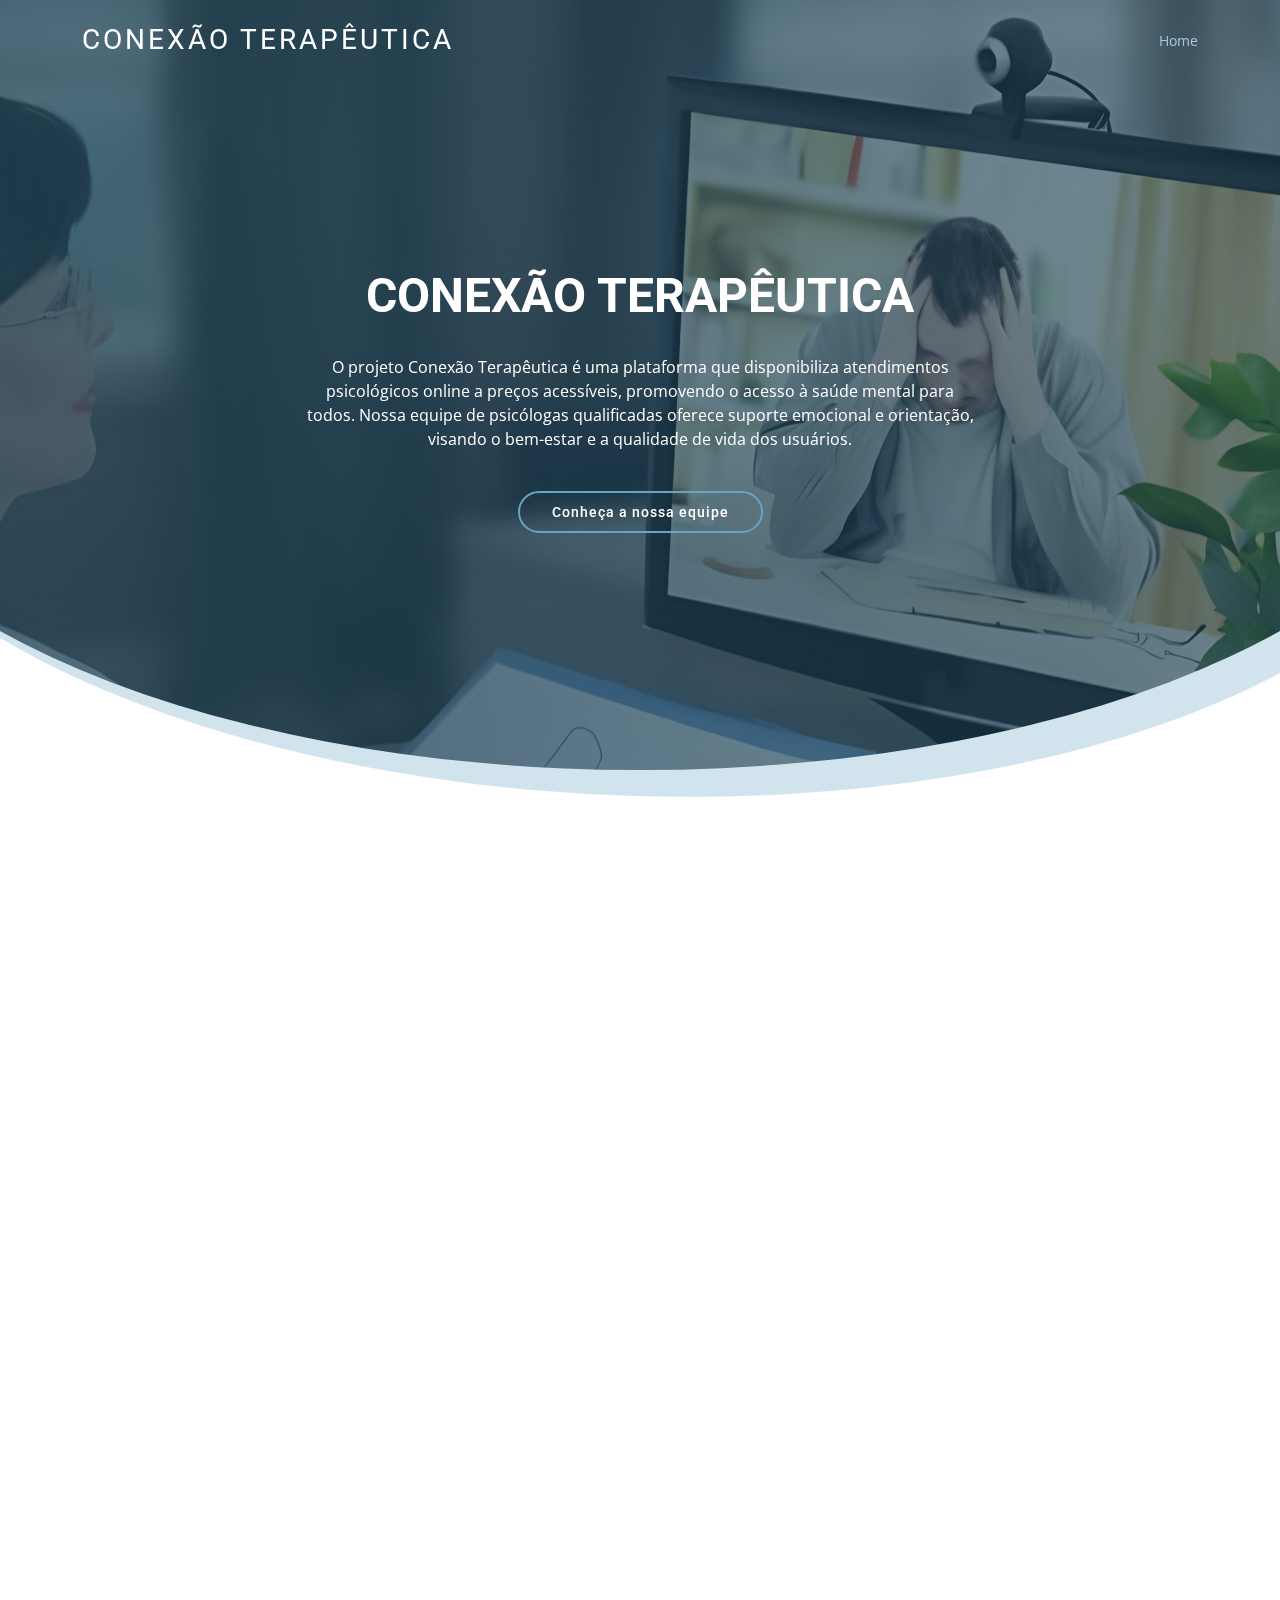
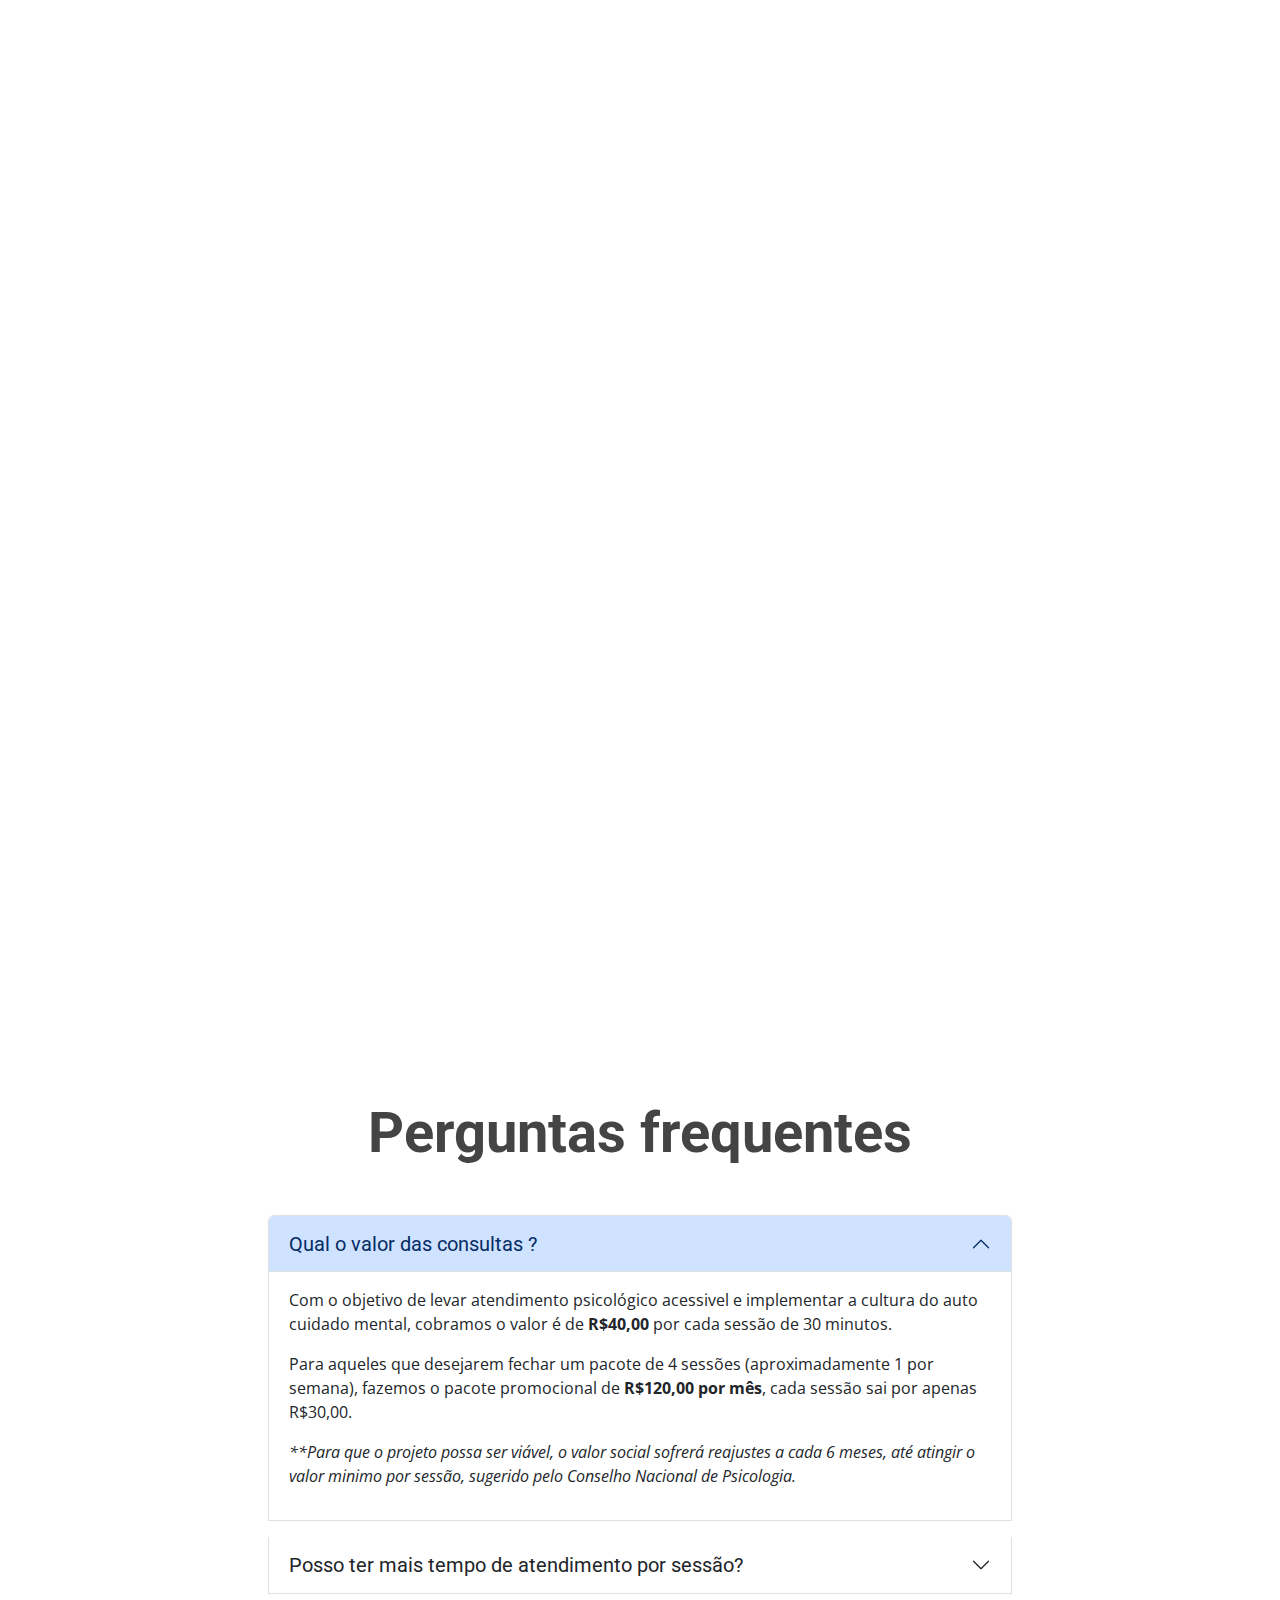
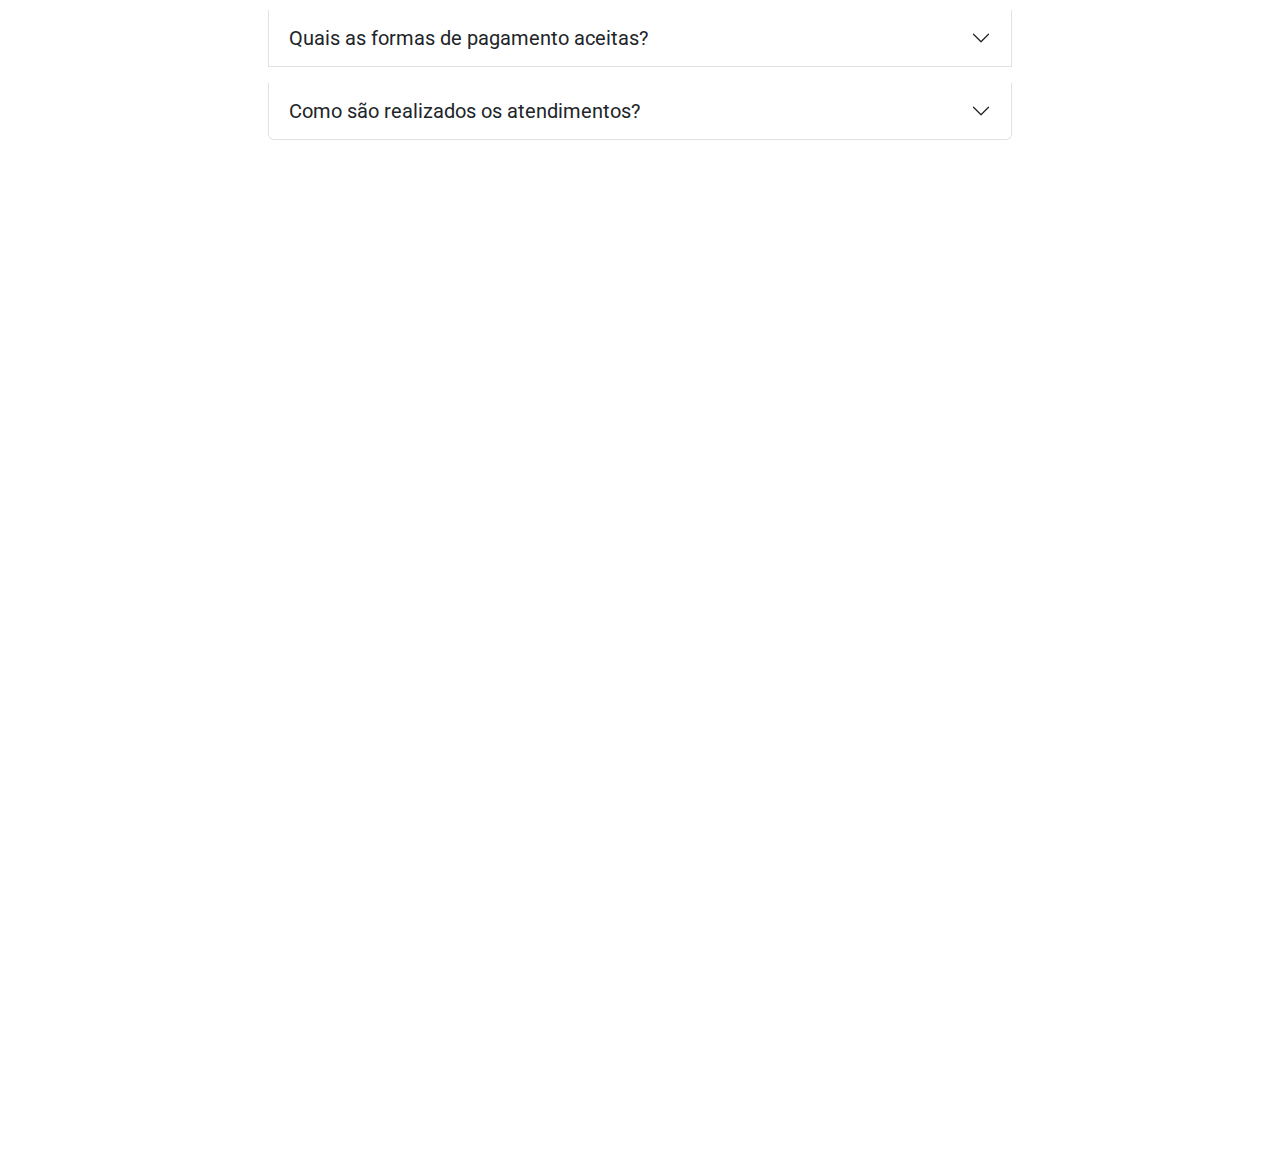
<file: index.html>
<!DOCTYPE html>
<html lang="pt-br">

<head>
  <meta charset="utf-8">
  <meta content="width=device-width, initial-scale=1.0" name="viewport">

  <title>CONEXÃO TERAPÊUTICA</title>
  <meta content="" name="description">
  <meta content="" name="keywords">

  <!-- Favicons -->
  <link href="assets/img/favicon.png" rel="icon">
  <link href="assets/img/apple-touch-icon.png" rel="apple-touch-icon">

  <!-- Google Fonts -->
  <link href="https://fonts.googleapis.com/css?family=Open+Sans:300,300i,400,400i,600,600i,700,700i|Roboto:300,300i,400,400i,500,500i,700,700i&display=swap" rel="stylesheet">

  <!-- Vendor CSS Files -->
  <link href="assets/vendor/animate.css/animate.min.css" rel="stylesheet">
  <link href="assets/vendor/aos/aos.css" rel="stylesheet">
  <link href="assets/vendor/bootstrap/css/bootstrap.min.css" rel="stylesheet">
  <link href="assets/vendor/bootstrap-icons/bootstrap-icons.css" rel="stylesheet">
  <link href="assets/vendor/boxicons/css/boxicons.min.css" rel="stylesheet">
  <link href="assets/vendor/glightbox/css/glightbox.min.css" rel="stylesheet">
  <link href="assets/vendor/swiper/swiper-bundle.min.css" rel="stylesheet">

  <!-- Template Main CSS File -->
  <link href="assets/css/style.css" rel="stylesheet">

  <!-- =======================================================
  * Template Name: Moderna
  * Template URL: https://bootstrapmade.com/free-bootstrap-template-corporate-moderna/
  * Updated: Mar 17 2024 with Bootstrap v5.3.3
  * Author: BootstrapMade.com
  * License: https://bootstrapmade.com/license/
  ======================================================== -->
</head>

<body>

  <!-- ======= Header ======= -->
  <header id="header" class="fixed-top d-flex align-items-center header-transparent">
    <div class="container d-flex justify-content-between align-items-center">

      <div class="logo">
        <h1 class="text-light"><a href="index.html"><span>CONEXÃO TERAPÊUTICA</span></a></h1>
        <!-- Uncomment below if you prefer to use an image logo -->
        <!-- <a href="index.html"><img src="assets/img/logo.png" alt="" class="img-fluid"></a>-->
      </div>

      <nav id="navbar" class="navbar">
        <ul>
          <li><a class="active " href="index.html">Home</a></li>
          <!--li><a href="nosso_time.html">Nosso time</a></li>
          <!--li><a href="services.html">Services</a></li>
          <li><a href="portfolio.html">Portfolio</a></li>
          <li><a href="team.html">Team</a></li>
          <li><a href="blog.html">Blog</a></li>
          <li class="dropdown"><a href="#"><span>Drop Down</span> <i class="bi bi-chevron-down"></i></a>
            <ul>
              <li><a href="#">Drop Down 1</a></li>
              <li class="dropdown"><a href="#"><span>Deep Drop Down</span> <i class="bi bi-chevron-right"></i></a>
                <ul>
                  <li><a href="#">Deep Drop Down 1</a></li>
                  <li><a href="#">Deep Drop Down 2</a></li>
                  <li><a href="#">Deep Drop Down 3</a></li>
                  <li><a href="#">Deep Drop Down 4</a></li>
                  <li><a href="#">Deep Drop Down 5</a></li>
                </ul>
              </li>
              <li><a href="#">Drop Down 2</a></li>
              <li><a href="#">Drop Down 3</a></li>
              <li><a href="#">Drop Down 4</a></li>
            </ul>
          </li>
          <li><a href="contact.html">Contact Us</a></li-->
        </ul>
        <i class="bi bi-list mobile-nav-toggle"></i>
      </nav><!-- .navbar -->

    </div>
  </header><!-- End Header -->

  <!-- ======= Hero Section ======= -->
  <section id="hero" class="d-flex justify-cntent-center align-items-center">
    <div id="heroCarousel" class="container carousel carousel-fade" data-bs-ride="carousel" data-bs-interval="5000">

      <!-- Slide 1 -->
      <div class="carousel-item active">
        <div class="carousel-container">
          <h2 class="animate__animated animate__fadeInDown">CONEXÃO <span>TERAPÊUTICA</span></h2>
          <p class="animate__animated animate__fadeInUp">
            O projeto Conexão Terapêutica é uma plataforma que disponibiliza atendimentos 
            psicológicos online a preços acessíveis, promovendo o acesso à saúde mental 
            para todos. Nossa equipe de psicólogas qualificadas oferece suporte emocional 
            e orientação, visando o bem-estar e a qualidade de vida dos usuários.

          </p>
          <a href="#features" class="btn-get-started animate__animated animate__fadeInUp">Conheça a nossa equipe</a>
        </div>
      </div>

      <!-- Slide 2 -->
      <div class="carousel-item">
        <div class="carousel-container">
          <h2 class="animate__animated animate__fadeInDown">CONEXÃO <span>TERAPÊUTICA</span></h2>
          <p class="animate__animated animate__fadeInUp">
            Com atendimentos personalizados e empáticos, adaptados às necessidades individuais 
              de cada cliente. Valorizamos a escuta ativa e a compreensão genuína, proporcionando 
              um espaço seguro para expressar emoções e desafios.
          </p>
          <a href="#features" class="btn-get-started animate__animated animate__fadeInUp">Conheça a nossa equipe</a>
        </div>
      </div>

      <!-- Slide 3 ->
      <div class="carousel-item">
        <div class="carousel-container">
          <h2 class="animate__animated animate__fadeInDown">Sequi ea ut et est quaerat</h2>
          <p class="animate__animated animate__fadeInUp">Ut velit est quam dolor ad a aliquid qui aliquid. Sequi ea ut et est quaerat sequi nihil ut aliquam. Occaecati alias dolorem mollitia ut. Similique ea voluptatem. Esse doloremque accusamus repellendus deleniti vel. Minus et tempore modi architecto.</p>
          <a href="" class="btn-get-started animate__animated animate__fadeInUp">Read More</a>
        </div>
      </div>

      <a class="carousel-control-prev" href="#heroCarousel" role="button" data-bs-slide="prev">
        <span class="carousel-control-prev-icon bx bx-chevron-left" aria-hidden="true"></span>
      </a>

      <a class="carousel-control-next" href="#heroCarousel" role="button" data-bs-slide="next">
        <span class="carousel-control-next-icon bx bx-chevron-right" aria-hidden="true"></span>
      </a-->

    </div>
  </section><!-- End Hero -->

  <main id="main">

    <!-- ======= Services Section ======= >
    <section class="services" ID="services">
      <div class="container">

        <div class="row">
          <div class="col-md-6 col-lg-3 d-flex align-items-stretch" data-aos="fade-up">
            <div class="icon-box icon-box-pink">
              <div class="icon"><i class="bx bxl-dribbble"></i></div>
              <h4 class="title"><a href="">Lorem Ipsum</a></h4>
              <p class="description">ias excepturi sint occaecati cupiditate non provident</p>
            </div>
          </div>

          <div class="col-md-6 col-lg-3 d-flex align-items-stretch" data-aos="fade-up" data-aos-delay="100">
            <div class="icon-box icon-box-cyan">
              <div class="icon"><i class="bx bx-file"></i></div>
              <h4 class="title"><a href="">Sed ut perspiciatis</a></h4>
              <p class="description">Duis aute irure dolor in reprehenderit in voluptate velit esse cillum dolore eu fugiat nulla pariatur</p>
            </div>
          </div>

          <div class="col-md-6 col-lg-3 d-flex align-items-stretch" data-aos="fade-up" data-aos-delay="200">
            <div class="icon-box icon-box-green">
              <div class="icon"><i class="bx bx-tachometer"></i></div>
              <h4 class="title"><a href="">Magni Dolores</a></h4>
              <p class="description">Excepteur sint occaecat cupidatat non proident, sunt in culpa qui officia deserunt mollit anim id est laborum</p>
            </div>
          </div>

          <div class="col-md-6 col-lg-3 d-flex align-items-stretch" data-aos="fade-up" data-aos-delay="200">
            <div class="icon-box icon-box-blue">
              <div class="icon"><i class="bx bx-world"></i></div>
              <h4 class="title"><a href="">Nemo Enim</a></h4>
              <p class="description">At vero eos et accusamus et iusto odio dignissimos ducimus qui blanditiis praesentium voluptatum deleniti atque</p>
            </div>
          </div>

        </div>

      </div>
    </section><!-- End Services Section -->

    <!-- ======= Why Us Section ======= >
    <section class="why-us section-bg" data-aos="fade-up" date-aos-delay="200">
      <div class="container">

        <div class="row">
          <div class="col-lg-6 video-box">
            <img src="assets/img/why-us.jpg" class="img-fluid" alt="">
            <a href="https://www.youtube.com/watch?v=jDDaplaOz7Q" class="venobox play-btn mb-4" data-vbtype="video" data-autoplay="true"></a>
          </div>

          <div class="col-lg-6 d-flex flex-column justify-content-center p-5">

            <div class="icon-box">
              <div class="icon"><i class="bx bx-fingerprint"></i></div>
              <h4 class="title"><a href="">Lorem Ipsum</a></h4>
              <p class="description">Voluptatum deleniti atque corrupti quos dolores et quas molestias excepturi sint occaecati cupiditate non provident</p>
            </div>

            <div class="icon-box">
              <div class="icon"><i class="bx bx-gift"></i></div>
              <h4 class="title"><a href="">Nemo Enim</a></h4>
              <p class="description">At vero eos et accusamus et iusto odio dignissimos ducimus qui blanditiis praesentium voluptatum deleniti atque</p>
            </div>

          </div>
        </div>

      </div>
    </section><!-- End Why Us Section -->

    <!-- ======= Features Section ======= -->
    <section class="features" id="features">
      <div class="container">

        <!--div class="section-title">
          <h2>Features</h2>
          <p>Magnam dolores commodi suscipit. Necessitatibus eius consequatur ex aliquid fuga eum quidem. Sit sint consectetur velit. Quisquam quos quisquam cupiditate. Et nemo qui impedit suscipit alias ea. Quia fugiat sit in iste officiis commodi quidem hic quas.</p>
        </div-->

        <div class="row" data-aos="fade-up">
          <div class="col-md-5">
            <img src="assets/img/joana_martinez2.jpg" class="img-fluid" alt="">
          </div>
          <div class="col-md-7 pt-4">
            <h3>Joana Martinez </h3>
            <p class="fst-italic"> Psicóloga - CRP: 18/2556
              <br><b>Abordagem:</b> Terapia Cognitivo Comportamental - TCC
              <br><i class="bi bi-people-fill"></i></b> Adultos, Casais, Idosos</p>
            </p>

            <div class="col-lg-3 col-md-6 footer-info">
              <div class="features-section-social-links mt-3">
                <p><b>Redes sociais</p></b>
                <!--a href="https://www.instagram.com/cevest.nf/" class="instagram"><i class="bx bxl-instagram"></i></a>
                <a href="https://www.facebook.com/cevestnf" class="facebook"><i class="bx bxl-facebook"></i></a-->
                <a href="https://wa.me/55119100626984" class="whatsapp"><i class="bi bi-whatsapp"></i>
               <!--a href="#" class="linkedin"><i class="bx bxl-linkedin"></i></a-->
               
              </div>
            </div>


           <br><a href="01_maria_joana _silva_antero_martinez.html"><button type="button" class="btn btn-primary"> Ver perfil</button></a>
            
          </div>
        </div>

        <div class="row" data-aos="fade-up">
          <div class="col-md-5 order-1 order-md-2">
            <img src="assets/img/tania2.jpg" class="img-fluid" alt="">
          </div>
          <div class="col-md-7 pt-5 order-2 order-md-1">
            <h3>Tânia Pereira da Silva Antero Martinez</h3>
            <p class="fst-italic"> Psicóloga - CRP: 06/198032
              <br><b>Abordagem:</b> Psicologia Analítica - Jung
              <br><i class="bi bi-people-fill"></i></b> Adolescentes, Adultos, Casais, Idosos</p>
            </p>
            <!--ul>
              <p><b>Especialidades:</b></p>
              <li><i class="bi bi-check"></i> Casos de violência;</li>
              <li><i class="bi bi-check"></i> Relacionamentos abusivos e dependência emocional;</li>
              <li><i class="bi bi-check"></i> Crise de Ansiedade / Pânico / Depressão;</li>
              <li><i class="bi bi-check"></i> Terapia individual e de casal</li>
              <li><i class="bi bi-check"></i> Relacionamentos abusivos e dependência emocional;</li>
              <li><i class="bi bi-check"></i> Relacionamentos abusivos e dependência emocional;</li>

            </ul-->

            <div class="col-lg-3 col-md-6 footer-info">
              <div class="features-section-social-links mt-3">
                <p><b>Redes sociais</p></b>
                <!--a href="https://www.instagram.com/cevest.nf/" class="instagram"><i class="bx bxl-instagram"></i></a>
                <a href="https://www.facebook.com/cevestnf" class="facebook"><i class="bx bxl-facebook"></i></a-->
                <a href="https://wa.me/5511979662039" class="whatsapp"><i class="bi bi-whatsapp"></i>
               <!--a href="#" class="linkedin"><i class="bx bxl-linkedin"></i></a-->
               
              </div>
            </div>

            <br><a href="03_tania_pereira_silva.html"><button type="button" class="btn btn-primary">  Ver perfil</button></a>
            
          </div>
        </div>

        <div class="row" data-aos="fade-up">
          <div class="col-md-5">
            <img src="assets/img/marta_melro_3.jpg" class="img-fluid" alt="">
          </div>
          <div class="col-md-7 pt-5">
            <h3>Marta Melro</h3>
            <p class="fst-italic"> Psicóloga - CRP: 05/49160
              <br><b>Abordagem:</b> Abordagem Existencial Humanista
              <br><b>Abordagem:</b> Terapia Cognitivo Comportamental em interface com Neurociências
              <br><i class="bi bi-people-fill"></i></b> Adultos, Casais, Idosos</p>
            </p>
            
            <!--p><b>Especialidades:</b></p>
            <li><i class="bi bi-check"></i> Casos de violência;</li>
            <li><i class="bi bi-check"></i> Relacionamentos abusivos e dependência emocional;</li>
            <li><i class="bi bi-check"></i> Crise de Ansiedade / Pânico / Depressão;</li>
            <li><i class="bi bi-check"></i> Terapia individual e de casal</li>
            <li><i class="bi bi-check"></i> Relacionamentos abusivos e dependência emocional;</li>
            <li><i class="bi bi-check"></i> Relacionamentos abusivos e dependência emocional;</li>

          </ul-->
          <div class="col-lg-3 col-md-6 footer-info">
            <div class="features-section-social-links mt-3">
              <p><b>Redes sociais</p></b>
              <a href="https://www.instagram.com/martamelropsi/" class="instagram"><i class="bx bxl-instagram"></i></a>
              <!--a href="https://www.facebook.com/cevestnf" class="facebook"><i class="bx bxl-facebook"></i></a-->

              <a href="https://www.linkedin.com/in/marta-amorim-melro-04774a58/" class="linkedin"><i class="bx bxl-linkedin"></i></a>
              <!--a href="http://lattes.cnpq.br/9657557588279380" class="lattes"><i class="bx bxl-lattes"></i></a-->

              <a href="https://wa.me/5521982826124" class="whatsapp"><i class="bi bi-whatsapp"></i>


             
            </div>
          </div>

          <br><a href="04_marta_melro.html"><button type="button" class="btn btn-primary"> Ver perfil</button></a>
            
          </div>
        </div>

        <div class="row" data-aos="fade-up">
          <div class="col-md-5 order-1 order-md-2">
            <img src="assets/img/priscilavignerom.JPG" class="img-fluid" alt="">
          </div>
          <div class="col-md-7 pt-5 order-2 order-md-1">
            <h3>Psicóloga Priscila Vignerom</h3>
            <p class="fst-italic"> Psicóloga - CRP: 05/75587
              <br><b>Abordagem:</b> Gestalt Terapeutal
              <br><i class="bi bi-people-fill"></i></b> Crianças, Adolescentes, Adultos e Idosos, Casais, Idosos</p>
            </p>
          <!--ul>
            <p><b>Especialidades:</b></p>
            <li><i class="bi bi-check"></i> Casos de violência;</li>
            <li><i class="bi bi-check"></i> Relacionamentos abusivos e dependência emocional;</li>
            <li><i class="bi bi-check"></i> Crise de Ansiedade / Pânico / Depressão;</li>
            <li><i class="bi bi-check"></i> Terapia individual e de casal</li>
            <li><i class="bi bi-check"></i> Relacionamentos abusivos e dependência emocional;</li>
            <li><i class="bi bi-check"></i> Relacionamentos abusivos e dependência emocional;</li>

          </ul-->
          <div class="col-lg-3 col-md-6 footer-info">
            <div class="features-section-social-links mt-3">
              <p><b>Redes sociais</p></b>
              <a href="https://www.instagram.com/psi_priscilavignerom/" class="instagram"><i class="bx bxl-instagram"></i></a>
              <!--a href="https://www.facebook.com/cevestnf" class="facebook"><i class="bx bxl-facebook"></i></a-->
              <a href="https://wa.me/5521988974085" class="whatsapp"><i class="bi bi-whatsapp"></i>

              <!--a href="#" class="linkedin"><i class="bx bxl-linkedin"></i></a-->
             
            </div>
          </div>
 
          <br><a href="02_priscila_vignerom.html"><button type="button" class="btn btn-primary">  Ver perfil</button></a>
                
          </div>
        </div>

        <!----
        <div class="row" data-aos="fade-up">
          <div class="col-md-5">
            <img src="assets/img/jennyfermaciel.JPG" class="img-fluid" alt="">
          </div>
          <div class="col-md-7 pt-5">
            <h3>Jennyfer Maciel</h3>
            <p class="fst-italic"> Psicóloga - CRP: 05/62891
              <br><b>Abordagem:</b>
              <br><i class="bi bi-people-fill"></i></b> Crianças, Adolescentes, Adultos e Idosos</p>
            </p>
            <!--p><b>Especialidades:</b></p>
            <li><i class="bi bi-check"></i> Casos de violência;</li>
            <li><i class="bi bi-check"></i> Relacionamentos abusivos e dependência emocional;</li>
            <li><i class="bi bi-check"></i> Crise de Ansiedade / Pânico / Depressão;</li>
            <li><i class="bi bi-check"></i> Terapia individual e de casal</li>
            <li><i class="bi bi-check"></i> Relacionamentos abusivos e dependência emocional;</li>
            <li><i class="bi bi-check"></i> Relacionamentos abusivos e dependência emocional;</li>

          </ul->
          <div class="col-lg-3 col-md-6 footer-info">
            <div class="features-section-social-links mt-3">
              <p><b>Redes sociais</p></b>
              <!--a href="https://www.instagram.com/cevest.nf/" class="instagram"><i class="bx bxl-instagram"></i></a>
              <a href="https://www.facebook.com/cevestnf" class="facebook"><i class="bx bxl-facebook"></i></a->
              <a href="https://wa.me/5521965886225" class="whatsapp"><i class="bi bi-whatsapp"></i>

              <!--a href="#" class="linkedin"><i class="bx bxl-linkedin"></i></a->
             
            </div>
          </div>
          <br><a href="05_jennyfer_maciel.html"><button type="button" class="btn btn-primary"> Ver perfil</button></a>
                
          </div>
        </div-->


      </div>
    </section><!-- End Features Section -->

  </main><!-- End #main -->


  <!-- CTA SECTION->

  <section id="cta" class="position-relative my-5">
    <div class="cta-pattern-overlay pattern-left position-absolute top-50 start-0 translate-middle-y">
        <img src="assets/img/cta-pattern.png" alt="pattern">
    </div>
    <div class="container my-5 py-5">
        <div class="row align-items-center my-5">
            <div class="col-md-11 offset-md-2">
                <h6 class="text-white">Comece agora!</h6>
                <h2 class="text-white fw-bold display-4">Invista em você: cuide da mente, fortaleça o psicológico e transforme sua vida!</h2>
            </div>
            <!--div class="col-md-2">
                <a href="contact.html" class="btn btn-primary cta-button ">Get in touch</a>
            </div-->
        </div>
    </div>
</section>

 <!-- CTA SECTION-->


  <section id="faq">

    <div class="container my-5 pb-5 ">
        <!--h6 class="text-center">Frequently asked questions</h6-->
        <h2 class="text-center fw-bold display-4 mb-5">Perguntas frequentes</h2>

        <div class="accordion col-md-8 offset-md-2" id="accordionPanelsStayOpenExample">

            <div class="accordion-item mt-3">
                <h5 class="accordion-header border-0" id="panelsStayOpen-headingOne">
                    <button class="accordion-button fs-5" type="button" data-bs-toggle="collapse"
                        data-bs-target="#panelsStayOpen-collapseOne" aria-expanded="true"
                        aria-controls="panelsStayOpen-collapseOne">
                        Qual o valor das consultas ?
                    </button>
                </h5>
                <div id="panelsStayOpen-collapseOne" class="accordion-collapse collapse show">
                    <div class="accordion-body">
                        <p>Com o objetivo de levar atendimento psicológico 
                            acessivel e implementar a cultura do auto cuidado mental, 
                            cobramos o valor é de <b>R$40,00</b> por cada sessão de 30 minutos.

                            <br><p>Para aqueles que desejarem fechar um pacote de 4 sessões 
                            (aproximadamente 1 por semana), fazemos o pacote promocional de <b>R$120,00 por mês</b>, cada sessão sai por apenas R$30,00. </p>

                            <p><i>**Para que o projeto possa ser viável, o valor social sofrerá reajustes a cada 6 meses, até atingir 
                              o valor minimo por sessão, sugerido pelo  Conselho Nacional de Psicologia.</i></p>
                    </div>
                </div>
            </div>

            <div class="accordion-item mt-3">
              <h2 class="accordion-header" id="panelsStayOpen-headingTwo">
                  <button class="accordion-button fs-5 collapsed" type="button" data-bs-toggle="collapse"
                      data-bs-target="#panelsStayOpen-collapseTwo" aria-expanded="false"
                      aria-controls="panelsStayOpen-collapseTwo">
                      Posso ter mais tempo de atendimento por sessão?                   </button>
              </h2>
              <div id="panelsStayOpen-collapseTwo" class="accordion-collapse collapse"
                  aria-labelledby="panelsStayOpen-headingTwo">
                  <div class="accordion-body">
                      <p>Claro que pode! Mas o novo valor será acordado diretamente entre o psicólogo e você.</p>
                  </div>
              </div>
          </div>

            <div class="accordion-item mt-3">
                <h2 class="accordion-header" id="panelsStayOpen-headingTwo">
                    <button class="accordion-button fs-5 collapsed" type="button" data-bs-toggle="collapse"
                        data-bs-target="#panelsStayOpen-collapseTwo" aria-expanded="false"
                        aria-controls="panelsStayOpen-collapseTwo">
                        Quais as formas de pagamento aceitas?
                    </button>
                </h2>
                <div id="panelsStayOpen-collapseTwo" class="accordion-collapse collapse"
                    aria-labelledby="panelsStayOpen-headingTwo">
                    <div class="accordion-body">
                        <p>Aceitamos pagamentos com o cartão de crédito e via pix.</p>
                    </div>
                </div>
            </div>

            <div class="accordion-item mt-3">
                <h2 class="accordion-header" id="panelsStayOpen-headingThree">
                    <button class="accordion-button fs-5 collapsed" type="button" data-bs-toggle="collapse"
                        data-bs-target="#panelsStayOpen-collapseThree" aria-expanded="false"
                        aria-controls="panelsStayOpen-collapseThree">
                        Como são realizados os atendimentos?
                    </button>
                </h2>
                <div id="panelsStayOpen-collapseThree" class="accordion-collapse collapse"
                    aria-labelledby="panelsStayOpen-headingThree">
                    <div class="accordion-body">
                        <p>Nossos atendimentos são on-line. Você irá alinhar com a 
                            sua psicóloga os melhores dias e horários para a sua sessão, 
                            de acordo com a sua necessidade </p>
                    </div>
                </div>
            </div>

            <!--div class="accordion-item mt-3">
                <h2 class="accordion-header" id="panelsStayOpen-headingFour">
                    <button class="accordion-button fs-5 collapsed" type="button" data-bs-toggle="collapse"
                        data-bs-target="#panelsStayOpen-collapseFour" aria-expanded="false"
                        aria-controls="panelsStayOpen-collapseFour">
                        What time will it take to finish my roofing ?
                    </button>
                </h2>
                <div id="panelsStayOpen-collapseFour" class="accordion-collapse collapse"
                    aria-labelledby="panelsStayOpen-headingFour">
                    <div class="accordion-body">
                        <p>Diam orci gravida convallis at enim risus viverra. Hac mi tristique in aliquet tincidunt
                            nam lectus
                            nec. Placerat interdum auctor facilisi massa laoreet hendrerit posuere a. Tristique
                            ultricies consectetu
                            at.</p>
                    </div>
                </div-->
            </div>





        </div>

    </div>
</section>





      <!-- ======= Tetstimonials Section ======= >
      <section class="testimonials" data-aos="fade-up">
        <div class="container">
  
          <div class="section-title">
            <h2>Tetstimonials</h2>
            <p>Magnam dolores commodi suscipit. Necessitatibus eius consequatur ex aliquid fuga eum quidem. Sit sint consectetur velit. Quisquam quos quisquam cupiditate. Et nemo qui impedit suscipit alias ea. Quia fugiat sit in iste officiis commodi quidem hic quas.</p>
          </div>
  
          <div class="testimonials-carousel swiper">
            <div class="swiper-wrapper">
              <div class="testimonial-item swiper-slide">
                <img src="assets/img/testimonials/testimonials-1.jpg" class="testimonial-img" alt="">
                <h3>Saul Goodman</h3>
                <h4>Ceo &amp; Founder</h4>
                <p>
                  <i class="bx bxs-quote-alt-left quote-icon-left"></i>
                  Proin iaculis purus consequat sem cure digni ssim donec porttitora entum suscipit rhoncus. Accusantium quam, ultricies eget id, aliquam eget nibh et. Maecen aliquam, risus at semper.
                  <i class="bx bxs-quote-alt-right quote-icon-right"></i>
                </p>
              </div>
  
              <div class="testimonial-item swiper-slide">
                <img src="assets/img/testimonials/testimonials-2.jpg" class="testimonial-img" alt="">
                <h3>Sara Wilsson</h3>
                <h4>Designer</h4>
                <p>
                  <i class="bx bxs-quote-alt-left quote-icon-left"></i>
                  Export tempor illum tamen malis malis eram quae irure esse labore quem cillum quid cillum eram malis quorum velit fore eram velit sunt aliqua noster fugiat irure amet legam anim culpa.
                  <i class="bx bxs-quote-alt-right quote-icon-right"></i>
                </p>
              </div>
  
              <div class="testimonial-item swiper-slide">
                <img src="assets/img/testimonials/testimonials-3.jpg" class="testimonial-img" alt="">
                <h3>Jena Karlis</h3>
                <h4>Store Owner</h4>
                <p>
                  <i class="bx bxs-quote-alt-left quote-icon-left"></i>
                  Enim nisi quem export duis labore cillum quae magna enim sint quorum nulla quem veniam duis minim tempor labore quem eram duis noster aute amet eram fore quis sint minim.
                  <i class="bx bxs-quote-alt-right quote-icon-right"></i>
                </p>
              </div>
  
              <div class="testimonial-item swiper-slide">
                <img src="assets/img/testimonials/testimonials-4.jpg" class="testimonial-img" alt="">
                <h3>Matt Brandon</h3>
                <h4>Freelancer</h4>
                <p>
                  <i class="bx bxs-quote-alt-left quote-icon-left"></i>
                  Fugiat enim eram quae cillum dolore dolor amet nulla culpa multos export minim fugiat minim velit minim dolor enim duis veniam ipsum anim magna sunt elit fore quem dolore labore illum veniam.
                  <i class="bx bxs-quote-alt-right quote-icon-right"></i>
                </p>
              </div>
  
              <div class="testimonial-item swiper-slide">
                <img src="assets/img/testimonials/testimonials-5.jpg" class="testimonial-img" alt="">
                <h3>John Larson</h3>
                <h4>Entrepreneur</h4>
                <p>
                  <i class="bx bxs-quote-alt-left quote-icon-left"></i>
                  Quis quorum aliqua sint quem legam fore sunt eram irure aliqua veniam tempor noster veniam enim culpa labore duis sunt culpa nulla illum cillum fugiat legam esse veniam culpa fore nisi cillum quid.
                  <i class="bx bxs-quote-alt-right quote-icon-right"></i>
                </p>
              </div>
            </div>
            <div class="swiper-pagination"></div>
          </div>
  
        </div>
      </section><!-- End Ttstimonials Section -->
  
    </main><!-- End #main -->

  <!-- ======= Footer ======= -->
  <footer id="footer" data-aos="fade-up" data-aos-easing="ease-in-out" data-aos-duration="500">

    <div class="footer-newsletter">
      <div class="container">
        <div class="row">
          <div class="col-lg-6">
            <h4>Atenção: </h4>
            <p>Este site não oferece tratamento ou aconselhamento imediato para pessoas em crise suicida. Em caso de crise, ligue para 188 (CVV) ou acesse o site www.cvv.org.br. Em caso de emergência, procure atendimento em um hospital mais próximo.</p>
          </div>
          <!--div class="col-lg-6">
            <form action="" method="post">
              <input type="email" name="email"><input type="submit" value="Subscribe">
            </form>
          </div-->
        </div>
      </div>
    </div>

    <div class="footer-top">
      <div class="container">
        <div class="row">

          <div class="col-lg-3 col-md-6 footer-links">
            <h4>Conexão Terapêutica</h4>
            <ul>
              <li><i class="bx bx-chevron-right"></i> <a href="#">Home</a></li>
              <li><i class="bx bx-chevron-right"></i> <a href="nosso_time.html">Nosso time</a></li>
              <!--li><i class="bx bx-chevron-right"></i> <a href="#">About us</a></li>
              <li><i class="bx bx-chevron-right"></i> <a href="#">Services</a></li-->
              <!--li><i class="bx bx-chevron-right"></i> <a href="#">Terms of service</a></li>
              <!--li><i class="bx bx-chevron-right"></i> <a href="#">Privacy policy</a></li-->
            </ul>
          </div>

          <div class="col-lg-3 col-md-6 footer-links">
            <h4>Links úteis:</h4>
            <ul>
              <li><i class="bx bx-chevron-right"></i> <a href="#">153 - Guarda Civil Municipal</a></li>
              <li><i class="bx bx-chevron-right"></i> <a href="#">199 - Defesa Civil</a></li>
              <li><i class="bx bx-chevron-right"></i> <a href="#">190 - Policia Militar do Estado</a></li>
              <li><i class="bx bx-chevron-right"></i> <a href="#">193 - Corpo de Bombeiros</a></li>
              <li><i class="bx bx-chevron-right"></i> <a href="#">180 - Atendimento à Mulher</a></li>
              <li><i class="bx bx-chevron-right"></i> <a href="#">100 - Disque Direitos Humanos</a></li>
              <li><i class="bx bx-chevron-right"></i> <a href="#">2253-1177 - Disque Denúncia</a></li>
            </ul>
          </div>


          <!--div class="col-lg-3 col-md-6 footer-contact">
            <h4>Contact Us</h4>
            <p>
              A108 Adam Street <br>
              New York, NY 535022<br>
              United States <br><br>
              <strong>Phone:</strong> +1 5589 55488 55<br>
              <strong>Email:</strong> info@example.com<br>
            </p>

          </div-->

          <!--div class="col-lg-3 col-md-6 footer-info">
            <h3>About Moderna</h3>
            <p>Cras fermentum odio eu feugiat lide par naso tierra. Justo eget nada terra videa magna derita valies darta donna mare fermentum iaculis eu non diam phasellus.</p>
            <div class="social-links mt-3">
              <a href="#" class="twitter"><i class="bx bxl-twitter"></i></a>
              <a href="#" class="facebook"><i class="bx bxl-facebook"></i></a>
              <a href="#" class="instagram"><i class="bx bxl-instagram"></i></a>
              <a href="#" class="linkedin"><i class="bx bxl-linkedin"></i></a>
            </div>
          </div-->

        </div>
      </div>
    </div>

    <div class="container">
      <div class="copyright">
        &copy; Conexão Terapêutica <strong><span></span></strong>| Todos os direitos reservados
      </div>
      <div class="credits">
        <!-- All the links in the footer should remain intact. -->
        <!-- You can delete the links only if you purchased the pro version. -->
        <!-- Licensing information: https://bootstrapmade.com/license/ -->
        <!-- Purchase the pro version with working PHP/AJAX contact form: https://bootstrapmade.com/free-bootstrap-template-corporate-moderna/ -->
        Designed by <a href="#">Juliana Lira</a>
      </div>
    </div>
  </footer><!-- End Footer -->

  <a href="#" class="back-to-top d-flex align-items-center justify-content-center"><i class="bi bi-arrow-up-short"></i></a>

  <!-- Vendor JS Files -->
  <script src="assets/vendor/purecounter/purecounter_vanilla.js"></script>
  <script src="assets/vendor/aos/aos.js"></script>
  <script src="assets/vendor/bootstrap/js/bootstrap.bundle.min.js"></script>
  <script src="assets/vendor/glightbox/js/glightbox.min.js"></script>
  <script src="assets/vendor/isotope-layout/isotope.pkgd.min.js"></script>
  <script src="assets/vendor/swiper/swiper-bundle.min.js"></script>
  <script src="assets/vendor/waypoints/noframework.waypoints.js"></script>
  <script src="assets/vendor/php-email-form/validate.js"></script>

  <!-- Template Main JS File -->
  <script src="assets/js/main.js"></script>




                  <!-- ínicio plugin de acessibilidade -->
                  <script src="https://vlibras.gov.br/app/vlibras-plugin.js"></script>
                  <div vw class="enabled">
                  <div vw-access-button class="active"></div>
                  <div vw-plugin-wrapper>
                    <div class="vw-plugin-top-wrapper"></div>
                  </div>
                  </div>
                  <script>
                  new window.VLibras.Widget('https://vlibras.gov.br/app');
                  </script>
                  <!-- FIM plugin de acessibilidade -->		
  
  
  

</body>

</html>
</file>
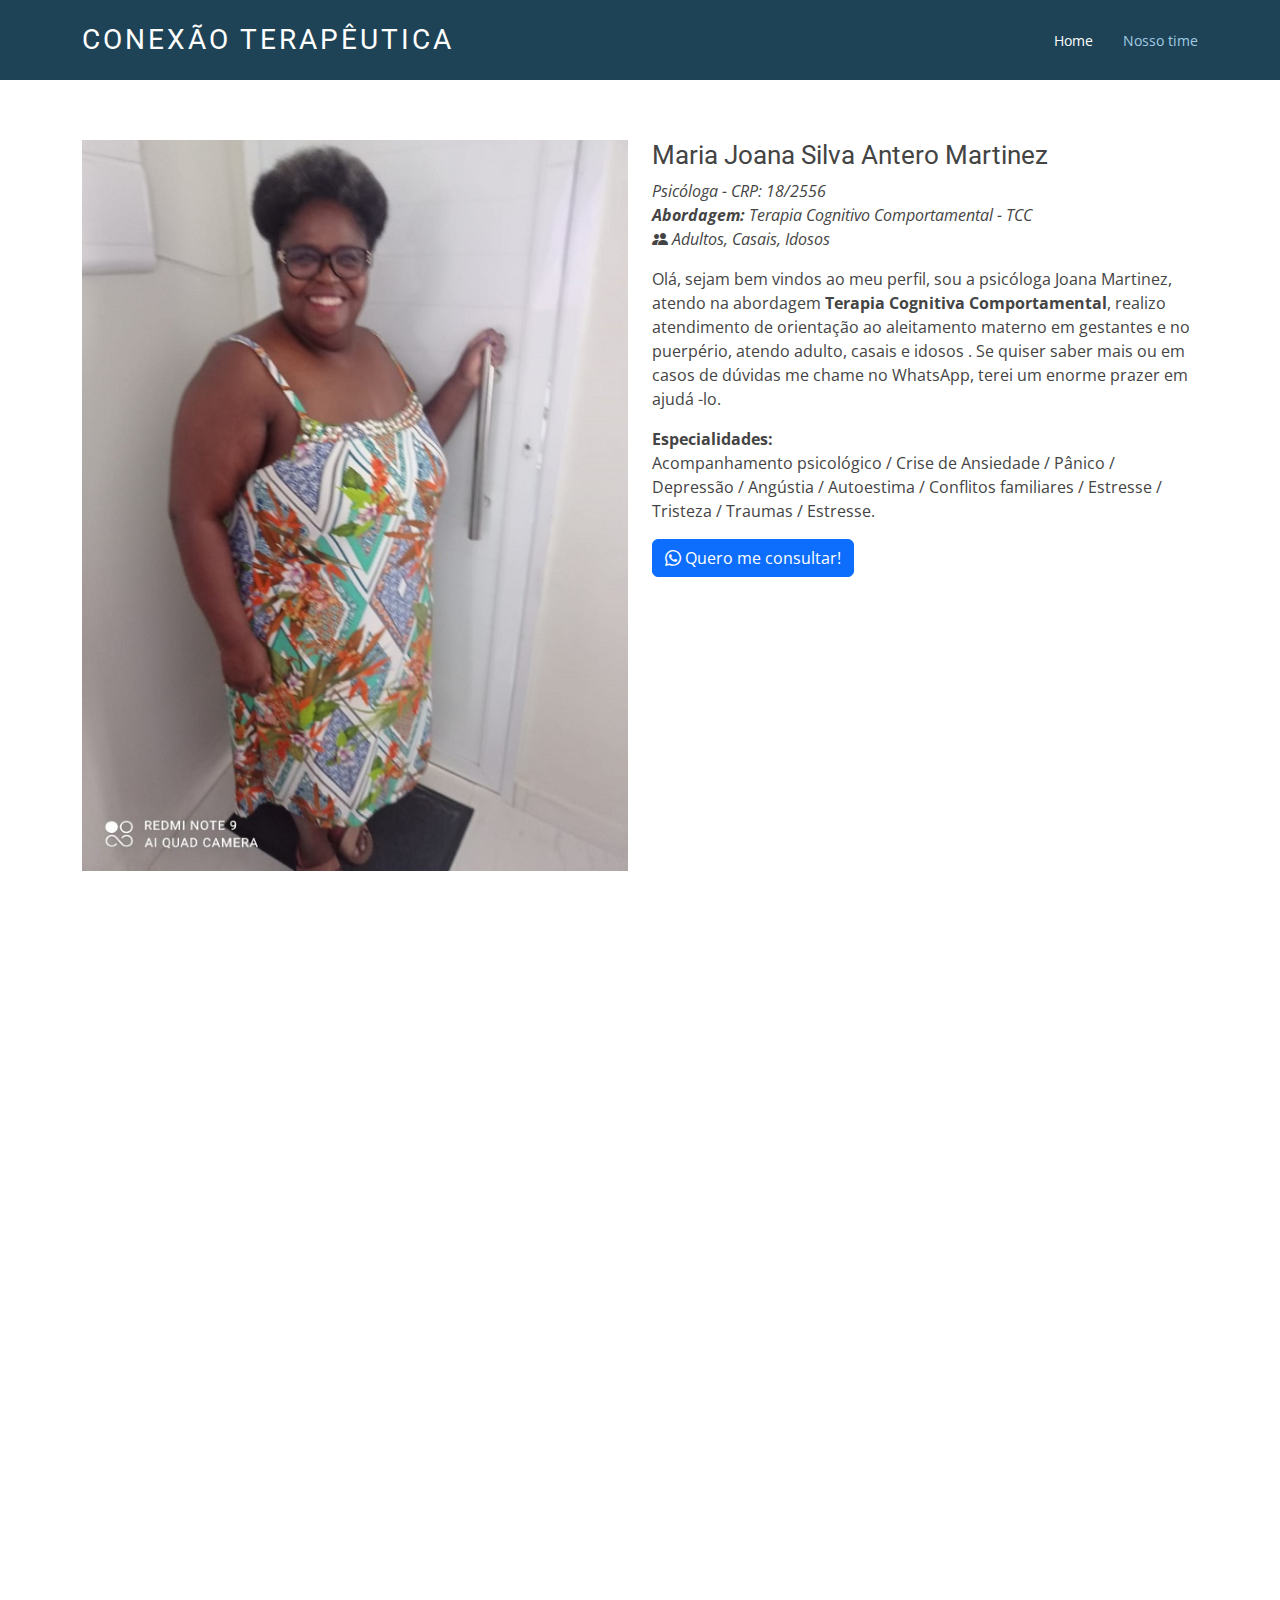
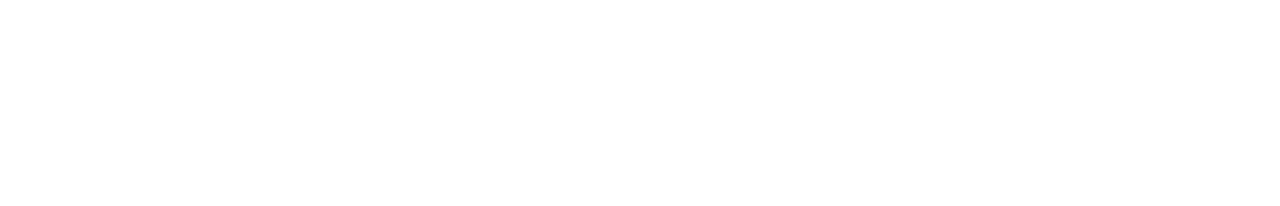
<file: 01_maria_joana _silva_antero_martinez.html>
<!DOCTYPE html>
<html lang="en">

<head>
  <meta charset="utf-8">
  <meta content="width=device-width, initial-scale=1.0" name="viewport">

  <title>CONEXÃO TERAPÊUTICA</title>
  <meta content="" name="description">
  <meta content="" name="keywords">

  <!-- Favicons -->
  <link href="assets/img/favicon.png" rel="icon">
  <link href="assets/img/apple-touch-icon.png" rel="apple-touch-icon">

  <!-- Google Fonts -->
  <link href="https://fonts.googleapis.com/css?family=Open+Sans:300,300i,400,400i,600,600i,700,700i|Roboto:300,300i,400,400i,500,500i,700,700i&display=swap" rel="stylesheet">

  <!-- Vendor CSS Files -->
  <link href="assets/vendor/animate.css/animate.min.css" rel="stylesheet">
  <link href="assets/vendor/aos/aos.css" rel="stylesheet">
  <link href="assets/vendor/bootstrap/css/bootstrap.min.css" rel="stylesheet">
  <link href="assets/vendor/bootstrap-icons/bootstrap-icons.css" rel="stylesheet">
  <link href="assets/vendor/boxicons/css/boxicons.min.css" rel="stylesheet">
  <link href="assets/vendor/glightbox/css/glightbox.min.css" rel="stylesheet">
  <link href="assets/vendor/swiper/swiper-bundle.min.css" rel="stylesheet">

  <!-- Template Main CSS File -->
  <link href="assets/css/style.css" rel="stylesheet">

  <!-- =======================================================
  * Template Name: Moderna
  * Template URL: https://bootstrapmade.com/free-bootstrap-template-corporate-moderna/
  * Updated: Mar 17 2024 with Bootstrap v5.3.3
  * Author: BootstrapMade.com
  * License: https://bootstrapmade.com/license/
  ======================================================== -->
</head>

<body>

  <!-- ======= Header ======= -->
  <header id="header" class="fixed-top d-flex align-items-center ">
    <div class="container d-flex justify-content-between align-items-center">

      <div class="logo">
        <h1 class="text-light"><a href="index.html"><span>CONEXÃO TERAPÊUTICA</span></a></h1>
        <!-- Uncomment below if you prefer to use an image logo -->
        <!-- <a href="index.html"><img src="assets/img/logo.png" alt="" class="img-fluid"></a>-->
      </div>

      <nav id="navbar" class="navbar">
        <ul>
          <li><a class="" href="index.html">Home</a></li>
          <li><a class="active" href="nosso_time.html">Nosso time</a></li>
          <!--li><a href="services.html">Services</a></li>
          <li><a href="portfolio.html">Portfolio</a></li>
          <li><a href="team.html">Team</a></li>
          <li><a href="blog.html">Blog</a></li>
          <li class="dropdown"><a href="#"><span>Drop Down</span> <i class="bi bi-chevron-down"></i></a>
            <ul>
              <li><a href="#">Drop Down 1</a></li>
              <li class="dropdown"><a href="#"><span>Deep Drop Down</span> <i class="bi bi-chevron-right"></i></a>
                <ul>
                  <li><a href="#">Deep Drop Down 1</a></li>
                  <li><a href="#">Deep Drop Down 2</a></li>
                  <li><a href="#">Deep Drop Down 3</a></li>
                  <li><a href="#">Deep Drop Down 4</a></li>
                  <li><a href="#">Deep Drop Down 5</a></li>
                </ul>
              </li>
              <li><a href="#">Drop Down 2</a></li>
              <li><a href="#">Drop Down 3</a></li>
              <li><a href="#">Drop Down 4</a></li>
            </ul>
          </li>
          <li><a href="contact.html">Contact Us</a></li-->
        </ul>
        <i class="bi bi-list mobile-nav-toggle"></i>
      </nav><!-- .navbar -->

    </div>
  </header><!-- End Header -->

  <main id="main">

    <!-- ======= About Us Section ======= >
    <section class="breadcrumbs">
      <div class="container">

        <div class="d-flex justify-content-between align-items-center">
          <h2>About Us</h2>
          <ol>
            <li><a href="index.html">Home</a></li>
            <li>About Us</li>
          </ol>
        </div>

      </div>
    </section><!-- End About Us Section -->

    <!-- ======= About Section ======= -->
    <section class="about" data-aos="fade-up">
      <div class="container">

        <div class="row">
          <div class="col-lg-6">
            <img src="assets/img/joana_martinez.jpeg" class="img-fluid" alt="">
          </div>
          <div class="col-lg-6 pt-4 pt-lg-0">
            <h3>Maria Joana Silva Antero Martinez</h3>
            <p class="fst-italic"> Psicóloga - CRP: 18/2556
              <br><b>Abordagem:</b> Terapia Cognitivo Comportamental - TCC
              <br><i class="bi bi-people-fill"></i></b> Adultos, Casais, Idosos</p>
            </p>
            <!--ul>
              <li><i class="bi bi-check2-circle"></i> Ullamco laboris nisi ut aliquip ex ea commodo consequat.</li>
              <li><i class="bi bi-check2-circle"></i> Duis aute irure dolor in reprehenderit in voluptate velit.</li>
              <li><i class="bi bi-check2-circle"></i> Ullamco laboris nisi ut aliquip ex ea commodo consequat. Duis aute irure dolor in reprehenderit in voluptate trideta storacalaperda mastiro dolore eu fugiat nulla pariatur.</li>
            </ul-->
            <p>
              Olá, sejam bem vindos ao meu perfil, sou a psicóloga Joana Martinez, 
              atendo na abordagem <b>Terapia Cognitiva Comportamental</b>, realizo atendimento 
              de orientação ao aleitamento materno em gestantes e no puerpério, 
              atendo adulto, casais e idosos . Se quiser saber mais ou em casos 
              de dúvidas me chame no WhatsApp, terei um enorme prazer em ajudá -lo.
            </p>

            <ul>
              <p><b>Especialidades:</b></p>
                 Acompanhamento psicológico / Crise de Ansiedade / 
                 Pânico / Depressão / Angústia / Autoestima / 
                 Conflitos familiares / Estresse / Tristeza / Traumas / Estresse.
            </ul>
            
           <a href="https://api.whatsapp.com/send/?phone=5511910062698&text&type=phone_number&app_absent=0"><button type="button" class="btn btn-primary"><i class="bi bi-whatsapp">  </i>   Quero me consultar!</button></a>
            
          </div>
        </div>

      </div>
    </section><!-- End About Section ->
    <section class="payment" data-aos="fade-up">
      <div class="container">


        <h3>Formas de pagamento aceitas</h3>
        <p class="fst-italic"> Psicóloga - CRP: 18/2556
          <br><b>Abordagem:</b> Terapia Cognitivo Comportamental - TCC
          <br><i class="bi bi-people-fill"></i></b> Adultos, Casais, Idosos</p>
        </p>
        <p>
          fffdkgpkgperkgperkgokerg
        </p>
    </section>

    <!-- ======= Facts Section ======= >
    <section class="facts section-bg" data-aos="fade-up">
      <div class="container">

        <div class="row counters">

          <div class="col-lg-3 col-6 text-center">
            <span data-purecounter-start="0" data-purecounter-end="232" data-purecounter-duration="1" class="purecounter"></span>
            <p>Clients</p>
          </div>

          <div class="col-lg-3 col-6 text-center">
            <span data-purecounter-start="0" data-purecounter-end="521" data-purecounter-duration="1" class="purecounter"></span>
            <p>Projects</p>
          </div>

          <div class="col-lg-3 col-6 text-center">
            <span data-purecounter-start="0" data-purecounter-end="1463" data-purecounter-duration="1" class="purecounter"></span>
            <p>Hours Of Support</p>
          </div>

          <div class="col-lg-3 col-6 text-center">
            <span data-purecounter-start="0" data-purecounter-end="15" data-purecounter-duration="1" class="purecounter"></span>
            <p>Hard Workers</p>
          </div>

        </div>

      </div>
    </section><!-- End Facts Section -->

    <!-- ======= Our Skills Section ======= >
    <section class="skills" data-aos="fade-up">
      <div class="container">

        <div class="section-title">
          <h2>Our Skills</h2>
          <p>Magnam dolores commodi suscipit. Necessitatibus eius consequatur ex aliquid fuga eum quidem. Sit sint consectetur velit. Quisquam quos quisquam cupiditate. Et nemo qui impedit suscipit alias ea. Quia fugiat sit in iste officiis commodi quidem hic quas.</p>
        </div>

        <div class="skills-content">

          <div class="progress">
            <div class="progress-bar bg-success" role="progressbar" aria-valuenow="100" aria-valuemin="0" aria-valuemax="100">
              <span class="skill">HTML <i class="val">100%</i></span>
            </div>
          </div>

          <div class="progress">
            <div class="progress-bar bg-info" role="progressbar" aria-valuenow="90" aria-valuemin="0" aria-valuemax="100">
              <span class="skill">CSS <i class="val">90%</i></span>
            </div>
          </div>

          <div class="progress">
            <div class="progress-bar bg-warning" role="progressbar" aria-valuenow="75" aria-valuemin="0" aria-valuemax="100">
              <span class="skill">JavaScript <i class="val">75%</i></span>
            </div>
          </div>

          <div class="progress">
            <div class="progress-bar bg-danger" role="progressbar" aria-valuenow="55" aria-valuemin="0" aria-valuemax="100">
              <span class="skill">Photoshop <i class="val">55%</i></span>
            </div>
          </div>

        </div>

      </div>
    </section><!-- End Our Skills Section -->

    <!-- ======= Tetstimonials Section ======= >
    <section class="testimonials" data-aos="fade-up">
      <div class="container">

        <div class="section-title">
          <h2>Tetstimonials</h2>
          <p>Magnam dolores commodi suscipit. Necessitatibus eius consequatur ex aliquid fuga eum quidem. Sit sint consectetur velit. Quisquam quos quisquam cupiditate. Et nemo qui impedit suscipit alias ea. Quia fugiat sit in iste officiis commodi quidem hic quas.</p>
        </div>

        <div class="testimonials-carousel swiper">
          <div class="swiper-wrapper">
            <div class="testimonial-item swiper-slide">
              <img src="assets/img/testimonials/testimonials-1.jpg" class="testimonial-img" alt="">
              <h3>Saul Goodman</h3>
              <h4>Ceo &amp; Founder</h4>
              <p>
                <i class="bx bxs-quote-alt-left quote-icon-left"></i>
                Proin iaculis purus consequat sem cure digni ssim donec porttitora entum suscipit rhoncus. Accusantium quam, ultricies eget id, aliquam eget nibh et. Maecen aliquam, risus at semper.
                <i class="bx bxs-quote-alt-right quote-icon-right"></i>
              </p>
            </div>

            <div class="testimonial-item swiper-slide">
              <img src="assets/img/testimonials/testimonials-2.jpg" class="testimonial-img" alt="">
              <h3>Sara Wilsson</h3>
              <h4>Designer</h4>
              <p>
                <i class="bx bxs-quote-alt-left quote-icon-left"></i>
                Export tempor illum tamen malis malis eram quae irure esse labore quem cillum quid cillum eram malis quorum velit fore eram velit sunt aliqua noster fugiat irure amet legam anim culpa.
                <i class="bx bxs-quote-alt-right quote-icon-right"></i>
              </p>
            </div>

            <div class="testimonial-item swiper-slide">
              <img src="assets/img/testimonials/testimonials-3.jpg" class="testimonial-img" alt="">
              <h3>Jena Karlis</h3>
              <h4>Store Owner</h4>
              <p>
                <i class="bx bxs-quote-alt-left quote-icon-left"></i>
                Enim nisi quem export duis labore cillum quae magna enim sint quorum nulla quem veniam duis minim tempor labore quem eram duis noster aute amet eram fore quis sint minim.
                <i class="bx bxs-quote-alt-right quote-icon-right"></i>
              </p>
            </div>

            <div class="testimonial-item swiper-slide">
              <img src="assets/img/testimonials/testimonials-4.jpg" class="testimonial-img" alt="">
              <h3>Matt Brandon</h3>
              <h4>Freelancer</h4>
              <p>
                <i class="bx bxs-quote-alt-left quote-icon-left"></i>
                Fugiat enim eram quae cillum dolore dolor amet nulla culpa multos export minim fugiat minim velit minim dolor enim duis veniam ipsum anim magna sunt elit fore quem dolore labore illum veniam.
                <i class="bx bxs-quote-alt-right quote-icon-right"></i>
              </p>
            </div>

            <div class="testimonial-item swiper-slide">
              <img src="assets/img/testimonials/testimonials-5.jpg" class="testimonial-img" alt="">
              <h3>John Larson</h3>
              <h4>Entrepreneur</h4>
              <p>
                <i class="bx bxs-quote-alt-left quote-icon-left"></i>
                Quis quorum aliqua sint quem legam fore sunt eram irure aliqua veniam tempor noster veniam enim culpa labore duis sunt culpa nulla illum cillum fugiat legam esse veniam culpa fore nisi cillum quid.
                <i class="bx bxs-quote-alt-right quote-icon-right"></i>
              </p>
            </div>
          </div>
          <div class="swiper-pagination"></div>
        </div>

      </div>
    </section><!-- End Ttstimonials Section -->

  </main><!-- End #main -->

   <!-- ======= Footer ======= -->
   <footer id="footer" data-aos="fade-up" data-aos-easing="ease-in-out" data-aos-duration="500">

    <div class="footer-newsletter">
      <div class="container">
        <div class="row">
          <div class="col-lg-6">
            <h4>Atenção: </h4>
            <p>Este site não oferece tratamento ou aconselhamento imediato para pessoas em crise suicida. Em caso de crise, ligue para 188 (CVV) ou acesse o site www.cvv.org.br. Em caso de emergência, procure atendimento em um hospital mais próximo.</p>
          </div>
          <!--div class="col-lg-6">
            <form action="" method="post">
              <input type="email" name="email"><input type="submit" value="Subscribe">
            </form>
          </div-->
        </div>
      </div>
    </div>

    <div class="footer-top">
      <div class="container">
        <div class="row">

          <div class="col-lg-3 col-md-6 footer-links">
            <h4>Conexão Terapêutica</h4>
            <ul>
              <li><i class="bx bx-chevron-right"></i> <a href="#">Home</a></li>
              <li><i class="bx bx-chevron-right"></i> <a href="nosso_time.html">Nosso time</a></li>
              <!--li><i class="bx bx-chevron-right"></i> <a href="#"></a></li>
              <!--li><i class="bx bx-chevron-right"></i> <a href="#">Services</a></li-->
              <!--li><i class="bx bx-chevron-right"></i> <a href="#">Terms of service</a></li>
              <!--li><i class="bx bx-chevron-right"></i> <a href="#">Privacy policy</a></li-->
            </ul>
          </div>

          <div class="col-lg-3 col-md-6 footer-links">
            <h4>Links úteis:</h4>
            <ul>
              <li><i class="bx bx-chevron-right"></i> <a href="#">153 - Guarda Civil Municipal</a></li>
              <li><i class="bx bx-chevron-right"></i> <a href="#">199 - Defesa Civil</a></li>
              <li><i class="bx bx-chevron-right"></i> <a href="#">190 - Policia Militar do Estado</a></li>
              <li><i class="bx bx-chevron-right"></i> <a href="#">193 - Corpo de Bombeiros</a></li>
              <li><i class="bx bx-chevron-right"></i> <a href="#">180 - Atendimento à Mulher</a></li>
              <li><i class="bx bx-chevron-right"></i> <a href="#">100 - Disque Direitos Humanos</a></li>
              <li><i class="bx bx-chevron-right"></i> <a href="#">2253-1177 - Disque Denúncia</a></li>
            </ul>
          </div>


          <!--div class="col-lg-3 col-md-6 footer-contact">
            <h4>Contact Us</h4>
            <p>
              A108 Adam Street <br>
              New York, NY 535022<br>
              United States <br><br>
              <strong>Phone:</strong> +1 5589 55488 55<br>
              <strong>Email:</strong> info@example.com<br>
            </p>

          </div-->

          <!--div class="col-lg-3 col-md-6 footer-info">
            <h3>About Moderna</h3>
            <p>Cras fermentum odio eu feugiat lide par naso tierra. Justo eget nada terra videa magna derita valies darta donna mare fermentum iaculis eu non diam phasellus.</p>
            <div class="social-links mt-3">
              <a href="#" class="twitter"><i class="bx bxl-twitter"></i></a>
              <a href="#" class="facebook"><i class="bx bxl-facebook"></i></a>
              <a href="#" class="instagram"><i class="bx bxl-instagram"></i></a>
              <a href="#" class="linkedin"><i class="bx bxl-linkedin"></i></a>
            </div>
          </div-->

        </div>
      </div>
    </div>

    <div class="container">
      <div class="copyright">
        &copy; Copyright <strong><span>Moderna</span></strong>. All Rights Reserved
      </div>
      <div class="credits">
        <!-- All the links in the footer should remain intact. -->
        <!-- You can delete the links only if you purchased the pro version. -->
        <!-- Licensing information: https://bootstrapmade.com/license/ -->
        <!-- Purchase the pro version with working PHP/AJAX contact form: https://bootstrapmade.com/free-bootstrap-template-corporate-moderna/ -->
        Designed by <a href="https://bootstrapmade.com/">BootstrapMade</a>
      </div>
    </div>
  </footer><!-- End Footer -->

  <a href="#" class="back-to-top d-flex align-items-center justify-content-center"><i class="bi bi-arrow-up-short"></i></a>

  <!-- Vendor JS Files -->
  <script src="assets/vendor/purecounter/purecounter_vanilla.js"></script>
  <script src="assets/vendor/aos/aos.js"></script>
  <script src="assets/vendor/bootstrap/js/bootstrap.bundle.min.js"></script>
  <script src="assets/vendor/glightbox/js/glightbox.min.js"></script>
  <script src="assets/vendor/isotope-layout/isotope.pkgd.min.js"></script>
  <script src="assets/vendor/swiper/swiper-bundle.min.js"></script>
  <script src="assets/vendor/waypoints/noframework.waypoints.js"></script>
  <script src="assets/vendor/php-email-form/validate.js"></script>

  <!-- Template Main JS File -->
  <script src="assets/js/main.js"></script>




                  <!-- ínicio plugin de acessibilidade -->
                  <script src="https://vlibras.gov.br/app/vlibras-plugin.js"></script>
                  <div vw class="enabled">
                  <div vw-access-button class="active"></div>
                  <div vw-plugin-wrapper>
                    <div class="vw-plugin-top-wrapper"></div>
                  </div>
                  </div>
                  <script>
                  new window.VLibras.Widget('https://vlibras.gov.br/app');
                  </script>
                  <!-- FIM plugin de acessibilidade -->		
  
  
  

</body>

</html>
</file>
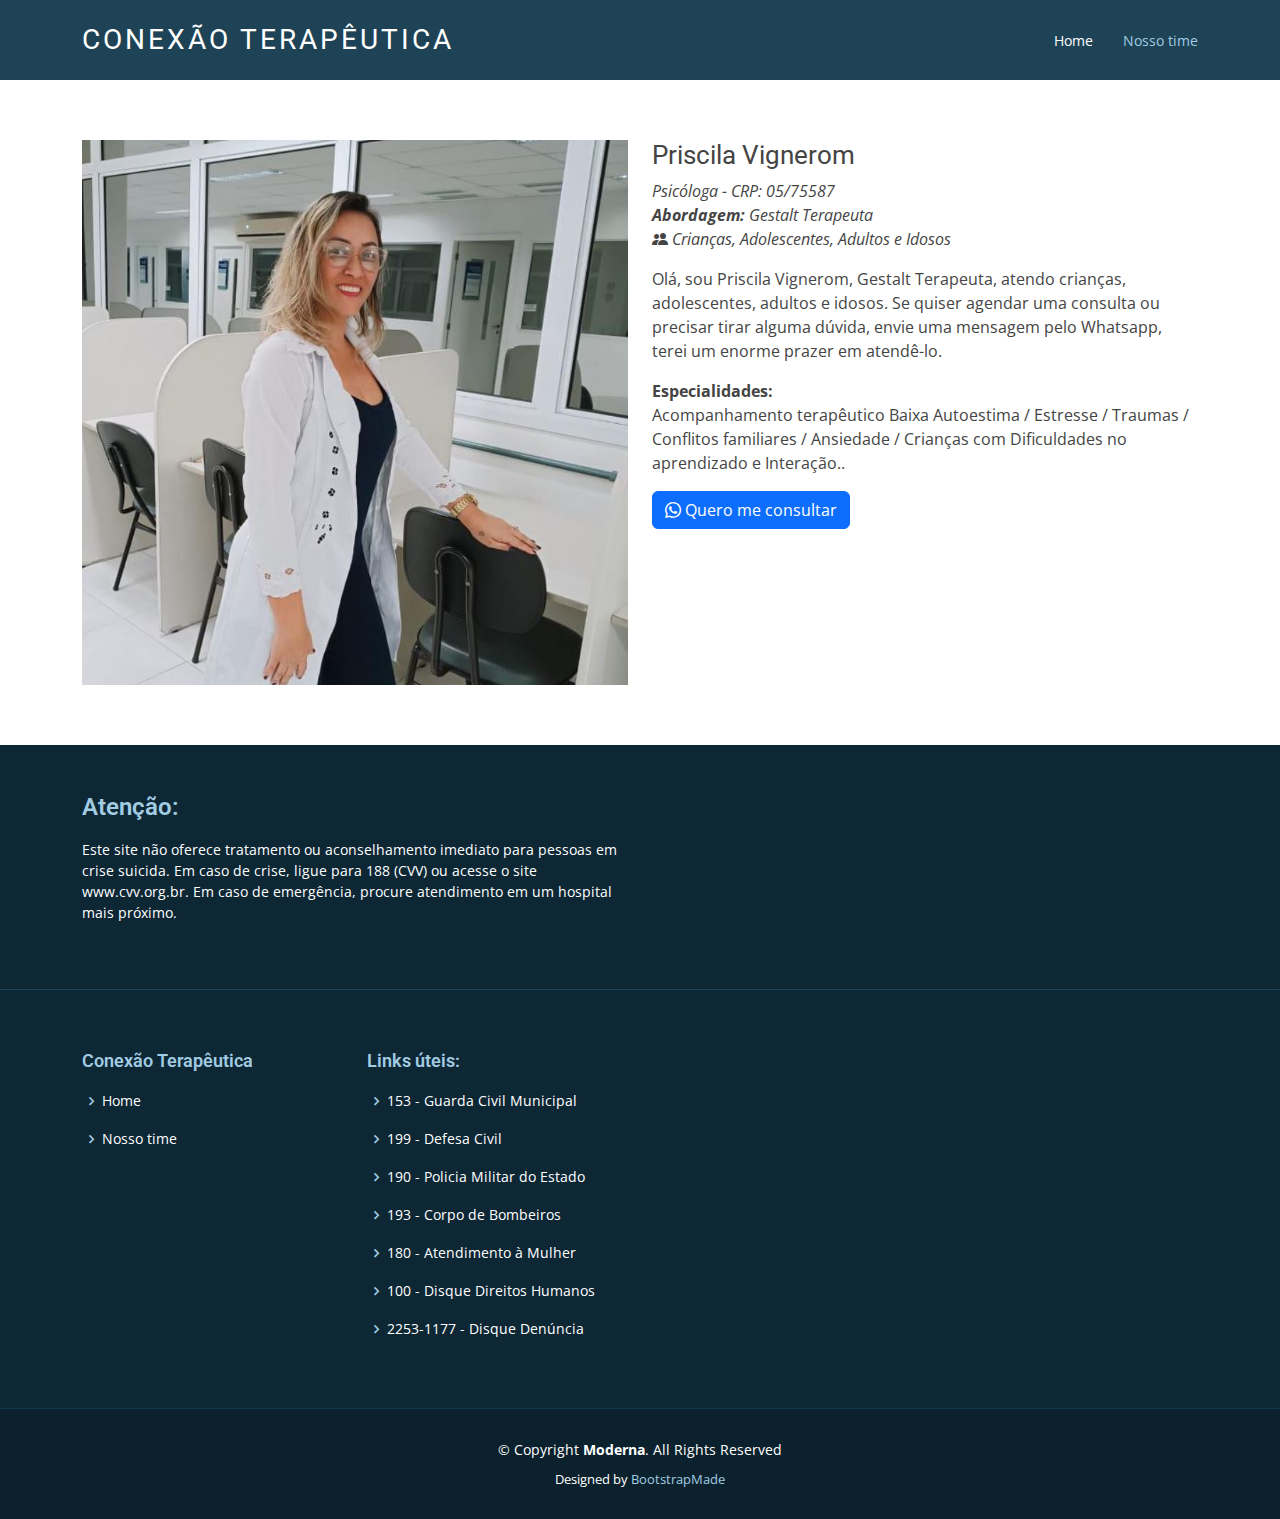
<file: 02_priscila_vignerom.html>
<!DOCTYPE html>
<html lang="en">

<head>
  <meta charset="utf-8">
  <meta content="width=device-width, initial-scale=1.0" name="viewport">

  <title>CONEXÃO TERAPÊUTICA</title>
  <meta content="" name="description">
  <meta content="" name="keywords">

  <!-- Favicons -->
  <link href="assets/img/favicon.png" rel="icon">
  <link href="assets/img/apple-touch-icon.png" rel="apple-touch-icon">

  <!-- Google Fonts -->
  <link href="https://fonts.googleapis.com/css?family=Open+Sans:300,300i,400,400i,600,600i,700,700i|Roboto:300,300i,400,400i,500,500i,700,700i&display=swap" rel="stylesheet">

  <!-- Vendor CSS Files -->
  <link href="assets/vendor/animate.css/animate.min.css" rel="stylesheet">
  <link href="assets/vendor/aos/aos.css" rel="stylesheet">
  <link href="assets/vendor/bootstrap/css/bootstrap.min.css" rel="stylesheet">
  <link href="assets/vendor/bootstrap-icons/bootstrap-icons.css" rel="stylesheet">
  <link href="assets/vendor/boxicons/css/boxicons.min.css" rel="stylesheet">
  <link href="assets/vendor/glightbox/css/glightbox.min.css" rel="stylesheet">
  <link href="assets/vendor/swiper/swiper-bundle.min.css" rel="stylesheet">

  <!-- Template Main CSS File -->
  <link href="assets/css/style.css" rel="stylesheet">

  <!-- =======================================================
  * Template Name: Moderna
  * Template URL: https://bootstrapmade.com/free-bootstrap-template-corporate-moderna/
  * Updated: Mar 17 2024 with Bootstrap v5.3.3
  * Author: BootstrapMade.com
  * License: https://bootstrapmade.com/license/
  ======================================================== -->
</head>

<body>

  <!-- ======= Header ======= -->
  <header id="header" class="fixed-top d-flex align-items-center ">
    <div class="container d-flex justify-content-between align-items-center">

      <div class="logo">
        <h1 class="text-light"><a href="index.html"><span>CONEXÃO TERAPÊUTICA</span></a></h1>
        <!-- Uncomment below if you prefer to use an image logo -->
        <!-- <a href="index.html"><img src="assets/img/logo.png" alt="" class="img-fluid"></a>-->
      </div>

      <nav id="navbar" class="navbar">
        <ul>
          <li><a class="" href="index.html">Home</a></li>
          <li><a class="active" href="nosso_time.html">Nosso time</a></li>
          <!--li><a href="services.html">Services</a></li>
          <li><a href="portfolio.html">Portfolio</a></li>
          <li><a href="team.html">Team</a></li>
          <li><a href="blog.html">Blog</a></li>
          <li class="dropdown"><a href="#"><span>Drop Down</span> <i class="bi bi-chevron-down"></i></a>
            <ul>
              <li><a href="#">Drop Down 1</a></li>
              <li class="dropdown"><a href="#"><span>Deep Drop Down</span> <i class="bi bi-chevron-right"></i></a>
                <ul>
                  <li><a href="#">Deep Drop Down 1</a></li>
                  <li><a href="#">Deep Drop Down 2</a></li>
                  <li><a href="#">Deep Drop Down 3</a></li>
                  <li><a href="#">Deep Drop Down 4</a></li>
                  <li><a href="#">Deep Drop Down 5</a></li>
                </ul>
              </li>
              <li><a href="#">Drop Down 2</a></li>
              <li><a href="#">Drop Down 3</a></li>
              <li><a href="#">Drop Down 4</a></li>
            </ul>
          </li>
          <li><a href="contact.html">Contact Us</a></li-->
        </ul>
        <i class="bi bi-list mobile-nav-toggle"></i>
      </nav><!-- .navbar -->

    </div>
  </header><!-- End Header -->

  <main id="main">

    <!-- ======= About Us Section ======= >
    <section class="breadcrumbs">
      <div class="container">

        <div class="d-flex justify-content-between align-items-center">
          <h2>About Us</h2>
          <ol>
            <li><a href="index.html">Home</a></li>
            <li>About Us</li>
          </ol>
        </div>

      </div>
    </section><!-- End About Us Section -->

    <!-- ======= About Section ======= -->
    <section class="about" data-aos="fade-up">
      <div class="container">

        <div class="row">
          <div class="col-lg-6">
            <img src="assets/img/priscilavignerom2.jpg" class="img-fluid" alt="">
          </div>
          <div class="col-lg-6 pt-4 pt-lg-0">
            <h3>Priscila Vignerom</h3>
            <p class="fst-italic"> Psicóloga - CRP: 05/75587
              <br><b>Abordagem:</b> Gestalt Terapeuta
              <br><i class="bi bi-people-fill"></i></b> Crianças, Adolescentes, Adultos e Idosos</p>
            </p>
            <!--ul>
              <li><i class="bi bi-check2-circle"></i> Ullamco laboris nisi ut aliquip ex ea commodo consequat.</li>
              <li><i class="bi bi-check2-circle"></i> Duis aute irure dolor in reprehenderit in voluptate velit.</li>
              <li><i class="bi bi-check2-circle"></i> Ullamco laboris nisi ut aliquip ex ea commodo consequat. Duis aute irure dolor in reprehenderit in voluptate trideta storacalaperda mastiro dolore eu fugiat nulla pariatur.</li>
            </ul-->
            <p>
              Olá, sou Priscila Vignerom, Gestalt Terapeuta,
               atendo crianças, adolescentes, adultos e idosos. 
               Se quiser agendar uma consulta ou precisar tirar alguma dúvida, 
               envie uma mensagem pelo Whatsapp, terei um enorme prazer em atendê-lo.
            </p>

            <ul>
              <p><b>Especialidades:</b></p>
              Acompanhamento terapêutico Baixa Autoestima / Estresse / Traumas / 
              Conflitos familiares / Ansiedade / Crianças com Dificuldades no aprendizado e Interação..
            </ul>
            
           <a href="https://wa.me/5521988974085"><button type="button" class="btn btn-primary"><i class="bi bi-whatsapp">  </i>   Quero me consultar</button></a>
            
          </div>
        </div>

      </div>
    </section><!-- End About Section ->
    <section class="payment" data-aos="fade-up">
      <div class="container">


        <h3>Formas de pagamento aceitas</h3>
        <p class="fst-italic"> Psicóloga - CRP: 18/2556
          <br><b>Abordagem:</b> Terapia Cognitivo Comportamental - TCC
          <br><i class="bi bi-people-fill"></i></b> Adultos, Casais, Idosos</p>
        </p>
        <p>
          fffdkgpkgperkgperkgokerg
        </p>
    </section>

    <!-- ======= Facts Section ======= >
    <section class="facts section-bg" data-aos="fade-up">
      <div class="container">

        <div class="row counters">

          <div class="col-lg-3 col-6 text-center">
            <span data-purecounter-start="0" data-purecounter-end="232" data-purecounter-duration="1" class="purecounter"></span>
            <p>Clients</p>
          </div>

          <div class="col-lg-3 col-6 text-center">
            <span data-purecounter-start="0" data-purecounter-end="521" data-purecounter-duration="1" class="purecounter"></span>
            <p>Projects</p>
          </div>

          <div class="col-lg-3 col-6 text-center">
            <span data-purecounter-start="0" data-purecounter-end="1463" data-purecounter-duration="1" class="purecounter"></span>
            <p>Hours Of Support</p>
          </div>

          <div class="col-lg-3 col-6 text-center">
            <span data-purecounter-start="0" data-purecounter-end="15" data-purecounter-duration="1" class="purecounter"></span>
            <p>Hard Workers</p>
          </div>

        </div>

      </div>
    </section><!-- End Facts Section -->

    <!-- ======= Our Skills Section ======= >
    <section class="skills" data-aos="fade-up">
      <div class="container">

        <div class="section-title">
          <h2>Our Skills</h2>
          <p>Magnam dolores commodi suscipit. Necessitatibus eius consequatur ex aliquid fuga eum quidem. Sit sint consectetur velit. Quisquam quos quisquam cupiditate. Et nemo qui impedit suscipit alias ea. Quia fugiat sit in iste officiis commodi quidem hic quas.</p>
        </div>

        <div class="skills-content">

          <div class="progress">
            <div class="progress-bar bg-success" role="progressbar" aria-valuenow="100" aria-valuemin="0" aria-valuemax="100">
              <span class="skill">HTML <i class="val">100%</i></span>
            </div>
          </div>

          <div class="progress">
            <div class="progress-bar bg-info" role="progressbar" aria-valuenow="90" aria-valuemin="0" aria-valuemax="100">
              <span class="skill">CSS <i class="val">90%</i></span>
            </div>
          </div>

          <div class="progress">
            <div class="progress-bar bg-warning" role="progressbar" aria-valuenow="75" aria-valuemin="0" aria-valuemax="100">
              <span class="skill">JavaScript <i class="val">75%</i></span>
            </div>
          </div>

          <div class="progress">
            <div class="progress-bar bg-danger" role="progressbar" aria-valuenow="55" aria-valuemin="0" aria-valuemax="100">
              <span class="skill">Photoshop <i class="val">55%</i></span>
            </div>
          </div>

        </div>

      </div>
    </section><!-- End Our Skills Section -->

    <!-- ======= Tetstimonials Section ======= >
    <section class="testimonials" data-aos="fade-up">
      <div class="container">

        <div class="section-title">
          <h2>Tetstimonials</h2>
          <p>Magnam dolores commodi suscipit. Necessitatibus eius consequatur ex aliquid fuga eum quidem. Sit sint consectetur velit. Quisquam quos quisquam cupiditate. Et nemo qui impedit suscipit alias ea. Quia fugiat sit in iste officiis commodi quidem hic quas.</p>
        </div>

        <div class="testimonials-carousel swiper">
          <div class="swiper-wrapper">
            <div class="testimonial-item swiper-slide">
              <img src="assets/img/testimonials/testimonials-1.jpg" class="testimonial-img" alt="">
              <h3>Saul Goodman</h3>
              <h4>Ceo &amp; Founder</h4>
              <p>
                <i class="bx bxs-quote-alt-left quote-icon-left"></i>
                Proin iaculis purus consequat sem cure digni ssim donec porttitora entum suscipit rhoncus. Accusantium quam, ultricies eget id, aliquam eget nibh et. Maecen aliquam, risus at semper.
                <i class="bx bxs-quote-alt-right quote-icon-right"></i>
              </p>
            </div>

            <div class="testimonial-item swiper-slide">
              <img src="assets/img/testimonials/testimonials-2.jpg" class="testimonial-img" alt="">
              <h3>Sara Wilsson</h3>
              <h4>Designer</h4>
              <p>
                <i class="bx bxs-quote-alt-left quote-icon-left"></i>
                Export tempor illum tamen malis malis eram quae irure esse labore quem cillum quid cillum eram malis quorum velit fore eram velit sunt aliqua noster fugiat irure amet legam anim culpa.
                <i class="bx bxs-quote-alt-right quote-icon-right"></i>
              </p>
            </div>

            <div class="testimonial-item swiper-slide">
              <img src="assets/img/testimonials/testimonials-3.jpg" class="testimonial-img" alt="">
              <h3>Jena Karlis</h3>
              <h4>Store Owner</h4>
              <p>
                <i class="bx bxs-quote-alt-left quote-icon-left"></i>
                Enim nisi quem export duis labore cillum quae magna enim sint quorum nulla quem veniam duis minim tempor labore quem eram duis noster aute amet eram fore quis sint minim.
                <i class="bx bxs-quote-alt-right quote-icon-right"></i>
              </p>
            </div>

            <div class="testimonial-item swiper-slide">
              <img src="assets/img/testimonials/testimonials-4.jpg" class="testimonial-img" alt="">
              <h3>Matt Brandon</h3>
              <h4>Freelancer</h4>
              <p>
                <i class="bx bxs-quote-alt-left quote-icon-left"></i>
                Fugiat enim eram quae cillum dolore dolor amet nulla culpa multos export minim fugiat minim velit minim dolor enim duis veniam ipsum anim magna sunt elit fore quem dolore labore illum veniam.
                <i class="bx bxs-quote-alt-right quote-icon-right"></i>
              </p>
            </div>

            <div class="testimonial-item swiper-slide">
              <img src="assets/img/testimonials/testimonials-5.jpg" class="testimonial-img" alt="">
              <h3>John Larson</h3>
              <h4>Entrepreneur</h4>
              <p>
                <i class="bx bxs-quote-alt-left quote-icon-left"></i>
                Quis quorum aliqua sint quem legam fore sunt eram irure aliqua veniam tempor noster veniam enim culpa labore duis sunt culpa nulla illum cillum fugiat legam esse veniam culpa fore nisi cillum quid.
                <i class="bx bxs-quote-alt-right quote-icon-right"></i>
              </p>
            </div>
          </div>
          <div class="swiper-pagination"></div>
        </div>

      </div>
    </section><!-- End Ttstimonials Section -->

  </main><!-- End #main -->

   <!-- ======= Footer ======= -->
   <footer id="footer" data-aos="fade-up" data-aos-easing="ease-in-out" data-aos-duration="500">

    <div class="footer-newsletter">
      <div class="container">
        <div class="row">
          <div class="col-lg-6">
            <h4>Atenção: </h4>
            <p>Este site não oferece tratamento ou aconselhamento imediato para pessoas em crise suicida. Em caso de crise, ligue para 188 (CVV) ou acesse o site www.cvv.org.br. Em caso de emergência, procure atendimento em um hospital mais próximo.</p>
          </div>
          <!--div class="col-lg-6">
            <form action="" method="post">
              <input type="email" name="email"><input type="submit" value="Subscribe">
            </form>
          </div-->
        </div>
      </div>
    </div>

    <div class="footer-top">
      <div class="container">
        <div class="row">

          <div class="col-lg-3 col-md-6 footer-links">
            <h4>Conexão Terapêutica</h4>
            <ul>
              <li><i class="bx bx-chevron-right"></i> <a href="#">Home</a></li>
              <li><i class="bx bx-chevron-right"></i> <a href="nosso_time.html">Nosso time</a></li>
              <!--li><i class="bx bx-chevron-right"></i> <a href="#"></a></li>
              <!--li><i class="bx bx-chevron-right"></i> <a href="#">Services</a></li-->
              <!--li><i class="bx bx-chevron-right"></i> <a href="#">Terms of service</a></li>
              <!--li><i class="bx bx-chevron-right"></i> <a href="#">Privacy policy</a></li-->
            </ul>
          </div>

          <div class="col-lg-3 col-md-6 footer-links">
            <h4>Links úteis:</h4>
            <ul>
              <li><i class="bx bx-chevron-right"></i> <a href="#">153 - Guarda Civil Municipal</a></li>
              <li><i class="bx bx-chevron-right"></i> <a href="#">199 - Defesa Civil</a></li>
              <li><i class="bx bx-chevron-right"></i> <a href="#">190 - Policia Militar do Estado</a></li>
              <li><i class="bx bx-chevron-right"></i> <a href="#">193 - Corpo de Bombeiros</a></li>
              <li><i class="bx bx-chevron-right"></i> <a href="#">180 - Atendimento à Mulher</a></li>
              <li><i class="bx bx-chevron-right"></i> <a href="#">100 - Disque Direitos Humanos</a></li>
              <li><i class="bx bx-chevron-right"></i> <a href="#">2253-1177 - Disque Denúncia</a></li>
            </ul>
          </div>


          <!--div class="col-lg-3 col-md-6 footer-contact">
            <h4>Contact Us</h4>
            <p>
              A108 Adam Street <br>
              New York, NY 535022<br>
              United States <br><br>
              <strong>Phone:</strong> +1 5589 55488 55<br>
              <strong>Email:</strong> info@example.com<br>
            </p>

          </div-->

          <!--div class="col-lg-3 col-md-6 footer-info">
            <h3>About Moderna</h3>
            <p>Cras fermentum odio eu feugiat lide par naso tierra. Justo eget nada terra videa magna derita valies darta donna mare fermentum iaculis eu non diam phasellus.</p>
            <div class="social-links mt-3">
              <a href="#" class="twitter"><i class="bx bxl-twitter"></i></a>
              <a href="#" class="facebook"><i class="bx bxl-facebook"></i></a>
              <a href="#" class="instagram"><i class="bx bxl-instagram"></i></a>
              <a href="#" class="linkedin"><i class="bx bxl-linkedin"></i></a>
            </div>
          </div-->

        </div>
      </div>
    </div>

    <div class="container">
      <div class="copyright">
        &copy; Copyright <strong><span>Moderna</span></strong>. All Rights Reserved
      </div>
      <div class="credits">
        <!-- All the links in the footer should remain intact. -->
        <!-- You can delete the links only if you purchased the pro version. -->
        <!-- Licensing information: https://bootstrapmade.com/license/ -->
        <!-- Purchase the pro version with working PHP/AJAX contact form: https://bootstrapmade.com/free-bootstrap-template-corporate-moderna/ -->
        Designed by <a href="https://bootstrapmade.com/">BootstrapMade</a>
      </div>
    </div>
  </footer><!-- End Footer -->

  <a href="#" class="back-to-top d-flex align-items-center justify-content-center"><i class="bi bi-arrow-up-short"></i></a>

  <!-- Vendor JS Files -->
  <script src="assets/vendor/purecounter/purecounter_vanilla.js"></script>
  <script src="assets/vendor/aos/aos.js"></script>
  <script src="assets/vendor/bootstrap/js/bootstrap.bundle.min.js"></script>
  <script src="assets/vendor/glightbox/js/glightbox.min.js"></script>
  <script src="assets/vendor/isotope-layout/isotope.pkgd.min.js"></script>
  <script src="assets/vendor/swiper/swiper-bundle.min.js"></script>
  <script src="assets/vendor/waypoints/noframework.waypoints.js"></script>
  <script src="assets/vendor/php-email-form/validate.js"></script>

  <!-- Template Main JS File -->
  <script src="assets/js/main.js"></script>




                  <!-- ínicio plugin de acessibilidade -->
                  <script src="https://vlibras.gov.br/app/vlibras-plugin.js"></script>
                  <div vw class="enabled">
                  <div vw-access-button class="active"></div>
                  <div vw-plugin-wrapper>
                    <div class="vw-plugin-top-wrapper"></div>
                  </div>
                  </div>
                  <script>
                  new window.VLibras.Widget('https://vlibras.gov.br/app');
                  </script>
                  <!-- FIM plugin de acessibilidade -->		
  
  
  

</body>

</html>
</file>
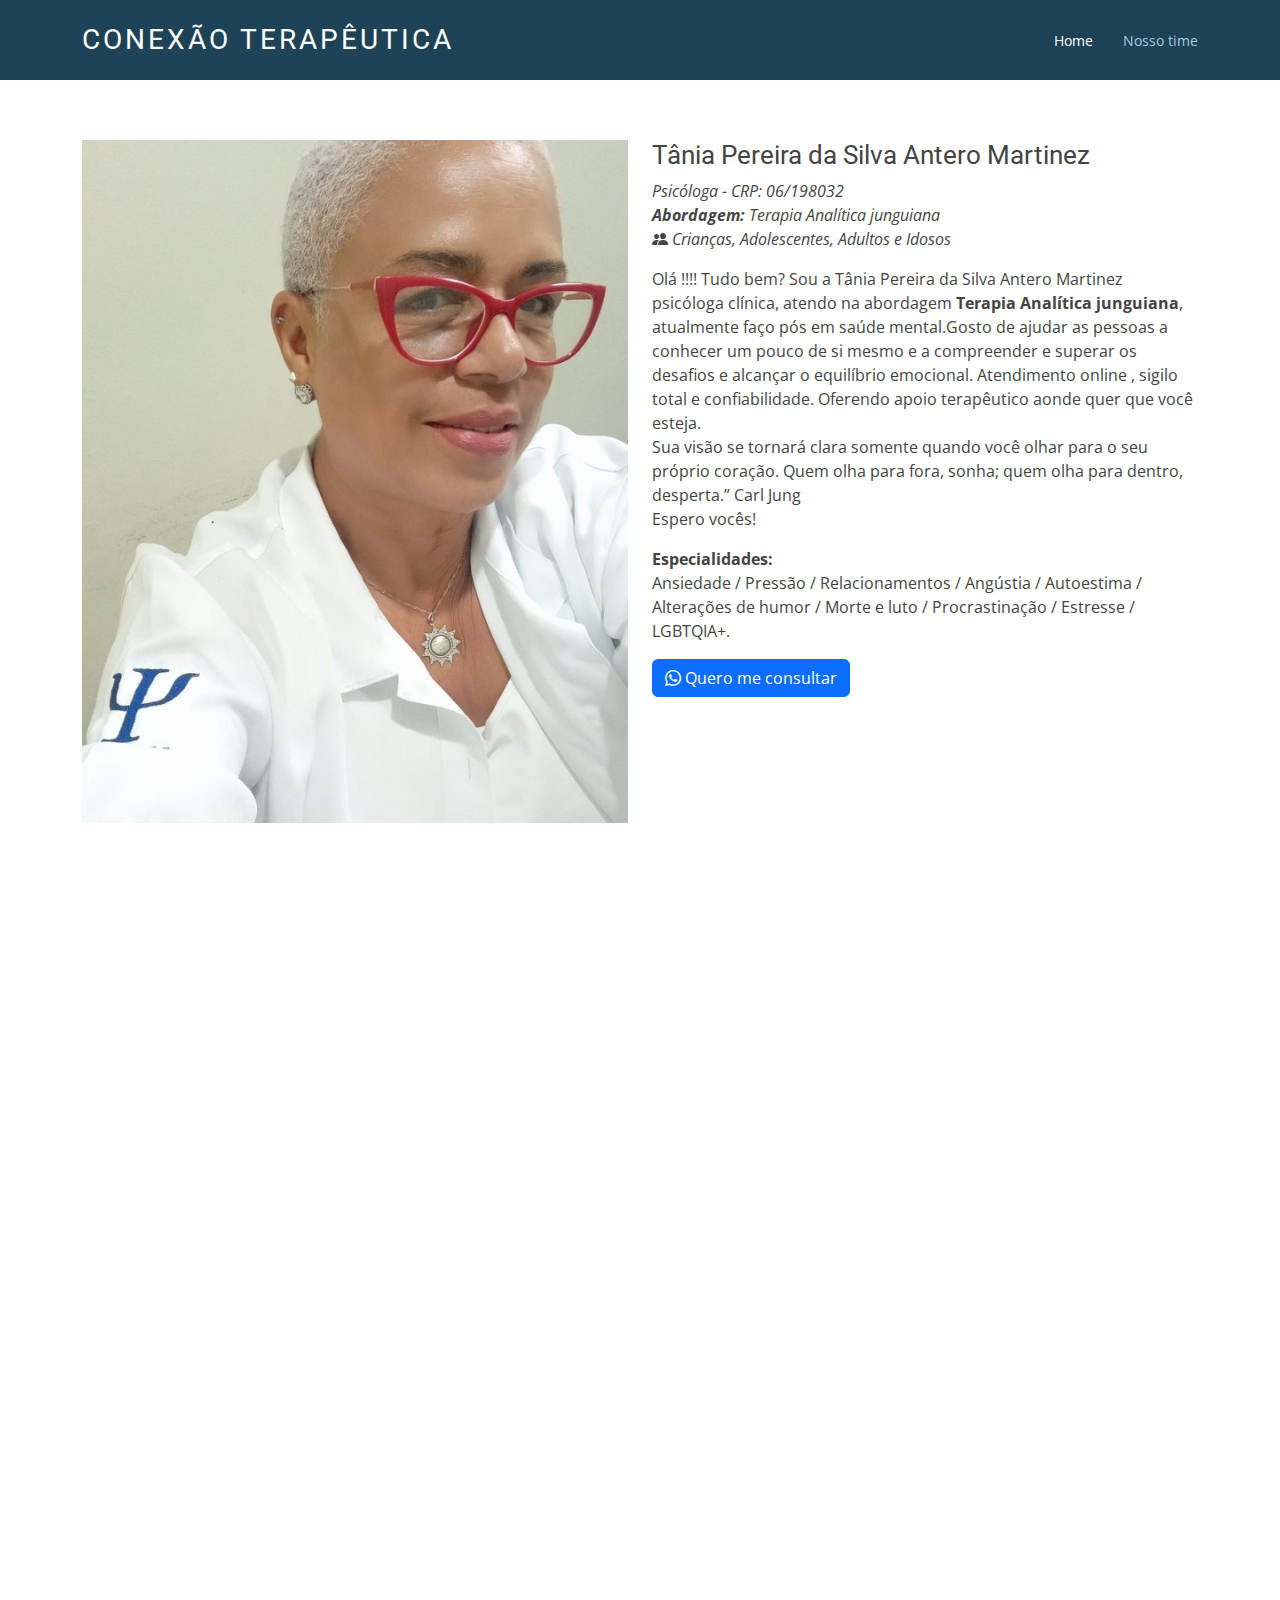
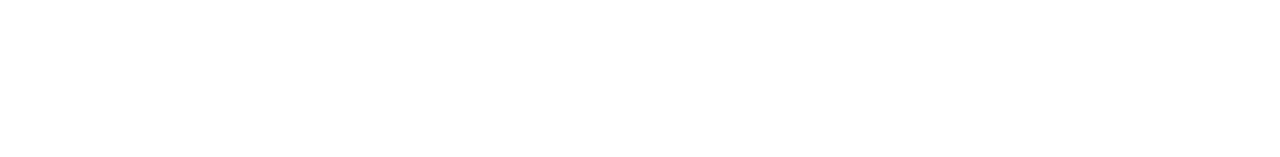
<file: 03_tania_pereira_silva.html>
<!DOCTYPE html>
<html lang="en">

<head>
  <meta charset="utf-8">
  <meta content="width=device-width, initial-scale=1.0" name="viewport">

  <title>CONEXÃO TERAPÊUTICA</title>
  <meta content="" name="description">
  <meta content="" name="keywords">

  <!-- Favicons -->
  <link href="assets/img/favicon.png" rel="icon">
  <link href="assets/img/apple-touch-icon.png" rel="apple-touch-icon">

  <!-- Google Fonts -->
  <link href="https://fonts.googleapis.com/css?family=Open+Sans:300,300i,400,400i,600,600i,700,700i|Roboto:300,300i,400,400i,500,500i,700,700i&display=swap" rel="stylesheet">

  <!-- Vendor CSS Files -->
  <link href="assets/vendor/animate.css/animate.min.css" rel="stylesheet">
  <link href="assets/vendor/aos/aos.css" rel="stylesheet">
  <link href="assets/vendor/bootstrap/css/bootstrap.min.css" rel="stylesheet">
  <link href="assets/vendor/bootstrap-icons/bootstrap-icons.css" rel="stylesheet">
  <link href="assets/vendor/boxicons/css/boxicons.min.css" rel="stylesheet">
  <link href="assets/vendor/glightbox/css/glightbox.min.css" rel="stylesheet">
  <link href="assets/vendor/swiper/swiper-bundle.min.css" rel="stylesheet">

  <!-- Template Main CSS File -->
  <link href="assets/css/style.css" rel="stylesheet">

  <!-- =======================================================
  * Template Name: Moderna
  * Template URL: https://bootstrapmade.com/free-bootstrap-template-corporate-moderna/
  * Updated: Mar 17 2024 with Bootstrap v5.3.3
  * Author: BootstrapMade.com
  * License: https://bootstrapmade.com/license/
  ======================================================== -->
</head>

<body>

  <!-- ======= Header ======= -->
  <header id="header" class="fixed-top d-flex align-items-center ">
    <div class="container d-flex justify-content-between align-items-center">

      <div class="logo">
        <h1 class="text-light"><a href="index.html"><span>CONEXÃO TERAPÊUTICA</span></a></h1>
        <!-- Uncomment below if you prefer to use an image logo -->
        <!-- <a href="index.html"><img src="assets/img/logo.png" alt="" class="img-fluid"></a>-->
      </div>

      <nav id="navbar" class="navbar">
        <ul>
          <li><a class="" href="index.html">Home</a></li>
          <li><a class="active" href="nosso_time.html">Nosso time</a></li>
          <!--li><a href="services.html">Services</a></li>
          <li><a href="portfolio.html">Portfolio</a></li>
          <li><a href="team.html">Team</a></li>
          <li><a href="blog.html">Blog</a></li>
          <li class="dropdown"><a href="#"><span>Drop Down</span> <i class="bi bi-chevron-down"></i></a>
            <ul>
              <li><a href="#">Drop Down 1</a></li>
              <li class="dropdown"><a href="#"><span>Deep Drop Down</span> <i class="bi bi-chevron-right"></i></a>
                <ul>
                  <li><a href="#">Deep Drop Down 1</a></li>
                  <li><a href="#">Deep Drop Down 2</a></li>
                  <li><a href="#">Deep Drop Down 3</a></li>
                  <li><a href="#">Deep Drop Down 4</a></li>
                  <li><a href="#">Deep Drop Down 5</a></li>
                </ul>
              </li>
              <li><a href="#">Drop Down 2</a></li>
              <li><a href="#">Drop Down 3</a></li>
              <li><a href="#">Drop Down 4</a></li>
            </ul>
          </li>
          <li><a href="contact.html">Contact Us</a></li-->
        </ul>
        <i class="bi bi-list mobile-nav-toggle"></i>
      </nav><!-- .navbar -->

    </div>
  </header><!-- End Header -->

  <main id="main">

    <!-- ======= About Us Section ======= >
    <section class="breadcrumbs">
      <div class="container">

        <div class="d-flex justify-content-between align-items-center">
          <h2>About Us</h2>
          <ol>
            <li><a href="index.html">Home</a></li>
            <li>About Us</li>
          </ol>
        </div>

      </div>
    </section><!-- End About Us Section -->

    <!-- ======= About Section ======= -->
    <section class="about" data-aos="fade-up">
      <div class="container">

        <div class="row">
          <div class="col-lg-6">
            <img src="assets/img/tania_.jpeg" class="img-fluid" alt="">
          </div>
          <div class="col-lg-6 pt-4 pt-lg-0">
            <h3>Tânia Pereira da Silva Antero Martinez</h3>
            <p class="fst-italic"> Psicóloga - CRP: 06/198032
              <br><b>Abordagem:</b> Terapia Analítica junguiana
              <br><i class="bi bi-people-fill"></i></b> Crianças, Adolescentes, Adultos e Idosos</p>
            </p>
            <!--ul>
              <li><i class="bi bi-check2-circle"></i> Ullamco laboris nisi ut aliquip ex ea commodo consequat.</li>
              <li><i class="bi bi-check2-circle"></i> Duis aute irure dolor in reprehenderit in voluptate velit.</li>
              <li><i class="bi bi-check2-circle"></i> Ullamco laboris nisi ut aliquip ex ea commodo consequat. Duis aute irure dolor in reprehenderit in voluptate trideta storacalaperda mastiro dolore eu fugiat nulla pariatur.</li>
            </ul-->
            <p>
              Olá !!!! Tudo bem?
              Sou a Tânia Pereira da Silva Antero Martinez psicóloga clínica, atendo na abordagem <b>Terapia Analítica junguiana</b>, 
              atualmente faço pós em saúde mental.Gosto de ajudar as pessoas a conhecer um pouco de si mesmo e a compreender e superar 
              os desafios e alcançar o equilíbrio emocional.
              Atendimento online , sigilo total e confiabilidade.
              Oferendo apoio terapêutico aonde quer que você esteja.

              <br>Sua visão se tornará clara somente quando você olhar para o seu próprio coração. 
                Quem olha para fora, sonha; quem olha para dentro, desperta.” Carl Jung

              <br>Espero vocês!
            </p>

            <ul>
              <p><b>Especialidades:</b></p>
              Ansiedade  / Pressão / Relacionamentos / Angústia / Autoestima / 
              Alterações de humor / Morte e luto / Procrastinação / Estresse / LGBTQIA+.
            </ul>
            
           <a href="https://wa.me/5511979662039"><button type="button" class="btn btn-primary"><i class="bi bi-whatsapp">  </i>   Quero me consultar</button></a>
            
          </div>
        </div>

      </div>
    </section><!-- End About Section ->
    <section class="payment" data-aos="fade-up">
      <div class="container">


        <h3>Formas de pagamento aceitas</h3>
        <p class="fst-italic"> Psicóloga - CRP: 18/2556
          <br><b>Abordagem:</b> Terapia Cognitivo Comportamental - TCC
          <br><i class="bi bi-people-fill"></i></b> Adultos, Casais, Idosos</p>
        </p>
        <p>
          fffdkgpkgperkgperkgokerg
        </p>
    </section>

    <!-- ======= Facts Section ======= >
    <section class="facts section-bg" data-aos="fade-up">
      <div class="container">

        <div class="row counters">

          <div class="col-lg-3 col-6 text-center">
            <span data-purecounter-start="0" data-purecounter-end="232" data-purecounter-duration="1" class="purecounter"></span>
            <p>Clients</p>
          </div>

          <div class="col-lg-3 col-6 text-center">
            <span data-purecounter-start="0" data-purecounter-end="521" data-purecounter-duration="1" class="purecounter"></span>
            <p>Projects</p>
          </div>

          <div class="col-lg-3 col-6 text-center">
            <span data-purecounter-start="0" data-purecounter-end="1463" data-purecounter-duration="1" class="purecounter"></span>
            <p>Hours Of Support</p>
          </div>

          <div class="col-lg-3 col-6 text-center">
            <span data-purecounter-start="0" data-purecounter-end="15" data-purecounter-duration="1" class="purecounter"></span>
            <p>Hard Workers</p>
          </div>

        </div>

      </div>
    </section><!-- End Facts Section -->

    <!-- ======= Our Skills Section ======= >
    <section class="skills" data-aos="fade-up">
      <div class="container">

        <div class="section-title">
          <h2>Our Skills</h2>
          <p>Magnam dolores commodi suscipit. Necessitatibus eius consequatur ex aliquid fuga eum quidem. Sit sint consectetur velit. Quisquam quos quisquam cupiditate. Et nemo qui impedit suscipit alias ea. Quia fugiat sit in iste officiis commodi quidem hic quas.</p>
        </div>

        <div class="skills-content">

          <div class="progress">
            <div class="progress-bar bg-success" role="progressbar" aria-valuenow="100" aria-valuemin="0" aria-valuemax="100">
              <span class="skill">HTML <i class="val">100%</i></span>
            </div>
          </div>

          <div class="progress">
            <div class="progress-bar bg-info" role="progressbar" aria-valuenow="90" aria-valuemin="0" aria-valuemax="100">
              <span class="skill">CSS <i class="val">90%</i></span>
            </div>
          </div>

          <div class="progress">
            <div class="progress-bar bg-warning" role="progressbar" aria-valuenow="75" aria-valuemin="0" aria-valuemax="100">
              <span class="skill">JavaScript <i class="val">75%</i></span>
            </div>
          </div>

          <div class="progress">
            <div class="progress-bar bg-danger" role="progressbar" aria-valuenow="55" aria-valuemin="0" aria-valuemax="100">
              <span class="skill">Photoshop <i class="val">55%</i></span>
            </div>
          </div>

        </div>

      </div>
    </section><!-- End Our Skills Section -->

    <!-- ======= Tetstimonials Section ======= >
    <section class="testimonials" data-aos="fade-up">
      <div class="container">

        <div class="section-title">
          <h2>Tetstimonials</h2>
          <p>Magnam dolores commodi suscipit. Necessitatibus eius consequatur ex aliquid fuga eum quidem. Sit sint consectetur velit. Quisquam quos quisquam cupiditate. Et nemo qui impedit suscipit alias ea. Quia fugiat sit in iste officiis commodi quidem hic quas.</p>
        </div>

        <div class="testimonials-carousel swiper">
          <div class="swiper-wrapper">
            <div class="testimonial-item swiper-slide">
              <img src="assets/img/testimonials/testimonials-1.jpg" class="testimonial-img" alt="">
              <h3>Saul Goodman</h3>
              <h4>Ceo &amp; Founder</h4>
              <p>
                <i class="bx bxs-quote-alt-left quote-icon-left"></i>
                Proin iaculis purus consequat sem cure digni ssim donec porttitora entum suscipit rhoncus. Accusantium quam, ultricies eget id, aliquam eget nibh et. Maecen aliquam, risus at semper.
                <i class="bx bxs-quote-alt-right quote-icon-right"></i>
              </p>
            </div>

            <div class="testimonial-item swiper-slide">
              <img src="assets/img/testimonials/testimonials-2.jpg" class="testimonial-img" alt="">
              <h3>Sara Wilsson</h3>
              <h4>Designer</h4>
              <p>
                <i class="bx bxs-quote-alt-left quote-icon-left"></i>
                Export tempor illum tamen malis malis eram quae irure esse labore quem cillum quid cillum eram malis quorum velit fore eram velit sunt aliqua noster fugiat irure amet legam anim culpa.
                <i class="bx bxs-quote-alt-right quote-icon-right"></i>
              </p>
            </div>

            <div class="testimonial-item swiper-slide">
              <img src="assets/img/testimonials/testimonials-3.jpg" class="testimonial-img" alt="">
              <h3>Jena Karlis</h3>
              <h4>Store Owner</h4>
              <p>
                <i class="bx bxs-quote-alt-left quote-icon-left"></i>
                Enim nisi quem export duis labore cillum quae magna enim sint quorum nulla quem veniam duis minim tempor labore quem eram duis noster aute amet eram fore quis sint minim.
                <i class="bx bxs-quote-alt-right quote-icon-right"></i>
              </p>
            </div>

            <div class="testimonial-item swiper-slide">
              <img src="assets/img/testimonials/testimonials-4.jpg" class="testimonial-img" alt="">
              <h3>Matt Brandon</h3>
              <h4>Freelancer</h4>
              <p>
                <i class="bx bxs-quote-alt-left quote-icon-left"></i>
                Fugiat enim eram quae cillum dolore dolor amet nulla culpa multos export minim fugiat minim velit minim dolor enim duis veniam ipsum anim magna sunt elit fore quem dolore labore illum veniam.
                <i class="bx bxs-quote-alt-right quote-icon-right"></i>
              </p>
            </div>

            <div class="testimonial-item swiper-slide">
              <img src="assets/img/testimonials/testimonials-5.jpg" class="testimonial-img" alt="">
              <h3>John Larson</h3>
              <h4>Entrepreneur</h4>
              <p>
                <i class="bx bxs-quote-alt-left quote-icon-left"></i>
                Quis quorum aliqua sint quem legam fore sunt eram irure aliqua veniam tempor noster veniam enim culpa labore duis sunt culpa nulla illum cillum fugiat legam esse veniam culpa fore nisi cillum quid.
                <i class="bx bxs-quote-alt-right quote-icon-right"></i>
              </p>
            </div>
          </div>
          <div class="swiper-pagination"></div>
        </div>

      </div>
    </section><!-- End Ttstimonials Section -->

  </main><!-- End #main -->

   <!-- ======= Footer ======= -->
   <footer id="footer" data-aos="fade-up" data-aos-easing="ease-in-out" data-aos-duration="500">

    <div class="footer-newsletter">
      <div class="container">
        <div class="row">
          <div class="col-lg-6">
            <h4>Atenção: </h4>
            <p>Este site não oferece tratamento ou aconselhamento imediato para pessoas em crise suicida. Em caso de crise, ligue para 188 (CVV) ou acesse o site www.cvv.org.br. Em caso de emergência, procure atendimento em um hospital mais próximo.</p>
          </div>
          <!--div class="col-lg-6">
            <form action="" method="post">
              <input type="email" name="email"><input type="submit" value="Subscribe">
            </form>
          </div-->
        </div>
      </div>
    </div>

    <div class="footer-top">
      <div class="container">
        <div class="row">

          <div class="col-lg-3 col-md-6 footer-links">
            <h4>Conexão Terapêutica</h4>
            <ul>
              <li><i class="bx bx-chevron-right"></i> <a href="#">Home</a></li>
              <li><i class="bx bx-chevron-right"></i> <a href="nosso_time.html">Nosso time</a></li>
              <!--li><i class="bx bx-chevron-right"></i> <a href="#"></a></li>
              <!--li><i class="bx bx-chevron-right"></i> <a href="#">Services</a></li-->
              <!--li><i class="bx bx-chevron-right"></i> <a href="#">Terms of service</a></li>
              <!--li><i class="bx bx-chevron-right"></i> <a href="#">Privacy policy</a></li-->
            </ul>
          </div>

          <div class="col-lg-3 col-md-6 footer-links">
            <h4>Links úteis:</h4>
            <ul>
              <li><i class="bx bx-chevron-right"></i> <a href="#">153 - Guarda Civil Municipal</a></li>
              <li><i class="bx bx-chevron-right"></i> <a href="#">199 - Defesa Civil</a></li>
              <li><i class="bx bx-chevron-right"></i> <a href="#">190 - Policia Militar do Estado</a></li>
              <li><i class="bx bx-chevron-right"></i> <a href="#">193 - Corpo de Bombeiros</a></li>
              <li><i class="bx bx-chevron-right"></i> <a href="#">180 - Atendimento à Mulher</a></li>
              <li><i class="bx bx-chevron-right"></i> <a href="#">100 - Disque Direitos Humanos</a></li>
              <li><i class="bx bx-chevron-right"></i> <a href="#">2253-1177 - Disque Denúncia</a></li>
            </ul>
          </div>


          <!--div class="col-lg-3 col-md-6 footer-contact">
            <h4>Contact Us</h4>
            <p>
              A108 Adam Street <br>
              New York, NY 535022<br>
              United States <br><br>
              <strong>Phone:</strong> +1 5589 55488 55<br>
              <strong>Email:</strong> info@example.com<br>
            </p>

          </div-->

          <!--div class="col-lg-3 col-md-6 footer-info">
            <h3>About Moderna</h3>
            <p>Cras fermentum odio eu feugiat lide par naso tierra. Justo eget nada terra videa magna derita valies darta donna mare fermentum iaculis eu non diam phasellus.</p>
            <div class="social-links mt-3">
              <a href="#" class="twitter"><i class="bx bxl-twitter"></i></a>
              <a href="#" class="facebook"><i class="bx bxl-facebook"></i></a>
              <a href="#" class="instagram"><i class="bx bxl-instagram"></i></a>
              <a href="#" class="linkedin"><i class="bx bxl-linkedin"></i></a>
            </div>
          </div-->

        </div>
      </div>
    </div>

    <div class="container">
      <div class="copyright">
        &copy; Copyright <strong><span>Moderna</span></strong>. All Rights Reserved
      </div>
      <div class="credits">
        <!-- All the links in the footer should remain intact. -->
        <!-- You can delete the links only if you purchased the pro version. -->
        <!-- Licensing information: https://bootstrapmade.com/license/ -->
        <!-- Purchase the pro version with working PHP/AJAX contact form: https://bootstrapmade.com/free-bootstrap-template-corporate-moderna/ -->
        Designed by <a href="https://bootstrapmade.com/">BootstrapMade</a>
      </div>
    </div>
  </footer><!-- End Footer -->

  <a href="#" class="back-to-top d-flex align-items-center justify-content-center"><i class="bi bi-arrow-up-short"></i></a>

  <!-- Vendor JS Files -->
  <script src="assets/vendor/purecounter/purecounter_vanilla.js"></script>
  <script src="assets/vendor/aos/aos.js"></script>
  <script src="assets/vendor/bootstrap/js/bootstrap.bundle.min.js"></script>
  <script src="assets/vendor/glightbox/js/glightbox.min.js"></script>
  <script src="assets/vendor/isotope-layout/isotope.pkgd.min.js"></script>
  <script src="assets/vendor/swiper/swiper-bundle.min.js"></script>
  <script src="assets/vendor/waypoints/noframework.waypoints.js"></script>
  <script src="assets/vendor/php-email-form/validate.js"></script>

  <!-- Template Main JS File -->
  <script src="assets/js/main.js"></script>




                  <!-- ínicio plugin de acessibilidade -->
                  <script src="https://vlibras.gov.br/app/vlibras-plugin.js"></script>
                  <div vw class="enabled">
                  <div vw-access-button class="active"></div>
                  <div vw-plugin-wrapper>
                    <div class="vw-plugin-top-wrapper"></div>
                  </div>
                  </div>
                  <script>
                  new window.VLibras.Widget('https://vlibras.gov.br/app');
                  </script>
                  <!-- FIM plugin de acessibilidade -->		
  
  
  

</body>

</html>
</file>
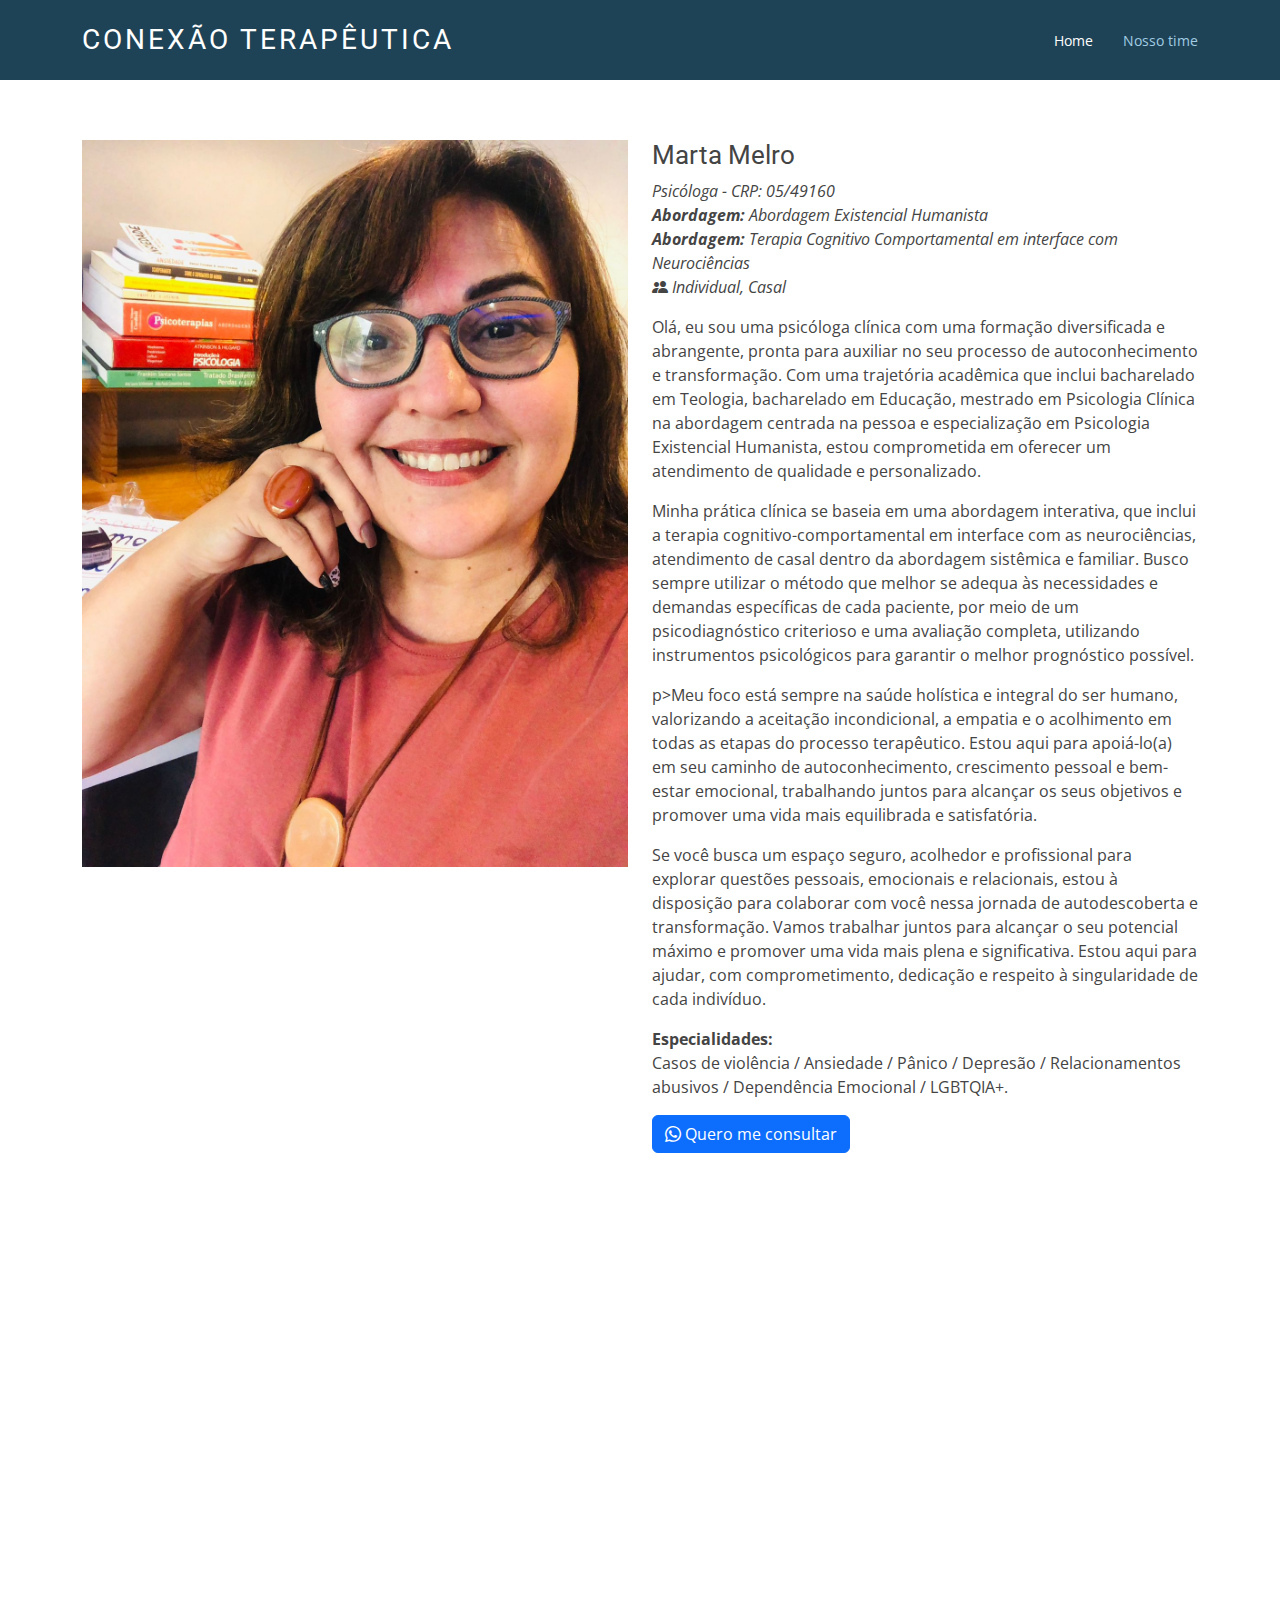
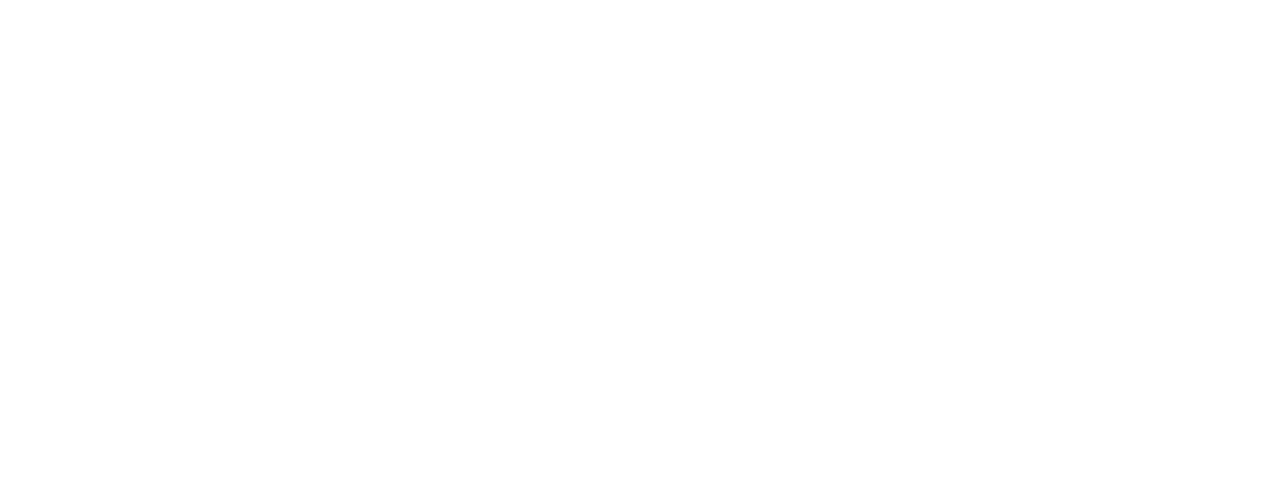
<file: 04_marta_melro.html>
<!DOCTYPE html>
<html lang="en">

<head>
  <meta charset="utf-8">
  <meta content="width=device-width, initial-scale=1.0" name="viewport">

  <title>CONEXÃO TERAPÊUTICA</title>
  <meta content="" name="description">
  <meta content="" name="keywords">

  <!-- Favicons -->
  <link href="assets/img/favicon.png" rel="icon">
  <link href="assets/img/apple-touch-icon.png" rel="apple-touch-icon">

  <!-- Google Fonts -->
  <link href="https://fonts.googleapis.com/css?family=Open+Sans:300,300i,400,400i,600,600i,700,700i|Roboto:300,300i,400,400i,500,500i,700,700i&display=swap" rel="stylesheet">

  <!-- Vendor CSS Files -->
  <link href="assets/vendor/animate.css/animate.min.css" rel="stylesheet">
  <link href="assets/vendor/aos/aos.css" rel="stylesheet">
  <link href="assets/vendor/bootstrap/css/bootstrap.min.css" rel="stylesheet">
  <link href="assets/vendor/bootstrap-icons/bootstrap-icons.css" rel="stylesheet">
  <link href="assets/vendor/boxicons/css/boxicons.min.css" rel="stylesheet">
  <link href="assets/vendor/glightbox/css/glightbox.min.css" rel="stylesheet">
  <link href="assets/vendor/swiper/swiper-bundle.min.css" rel="stylesheet">

  <!-- Template Main CSS File -->
  <link href="assets/css/style.css" rel="stylesheet">

  <!-- =======================================================
  * Template Name: Moderna
  * Template URL: https://bootstrapmade.com/free-bootstrap-template-corporate-moderna/
  * Updated: Mar 17 2024 with Bootstrap v5.3.3
  * Author: BootstrapMade.com
  * License: https://bootstrapmade.com/license/
  ======================================================== -->
</head>

<body>

  <!-- ======= Header ======= -->
  <header id="header" class="fixed-top d-flex align-items-center ">
    <div class="container d-flex justify-content-between align-items-center">

      <div class="logo">
        <h1 class="text-light"><a href="index.html"><span>CONEXÃO TERAPÊUTICA</span></a></h1>
        <!-- Uncomment below if you prefer to use an image logo -->
        <!-- <a href="index.html"><img src="assets/img/logo.png" alt="" class="img-fluid"></a>-->
      </div>

      <nav id="navbar" class="navbar">
        <ul>
          <li><a class="" href="index.html">Home</a></li>
          <li><a class="active" href="nosso_time.html">Nosso time</a></li>
          <!--li><a href="services.html">Services</a></li>
          <li><a href="portfolio.html">Portfolio</a></li>
          <li><a href="team.html">Team</a></li>
          <li><a href="blog.html">Blog</a></li>
          <li class="dropdown"><a href="#"><span>Drop Down</span> <i class="bi bi-chevron-down"></i></a>
            <ul>
              <li><a href="#">Drop Down 1</a></li>
              <li class="dropdown"><a href="#"><span>Deep Drop Down</span> <i class="bi bi-chevron-right"></i></a>
                <ul>
                  <li><a href="#">Deep Drop Down 1</a></li>
                  <li><a href="#">Deep Drop Down 2</a></li>
                  <li><a href="#">Deep Drop Down 3</a></li>
                  <li><a href="#">Deep Drop Down 4</a></li>
                  <li><a href="#">Deep Drop Down 5</a></li>
                </ul>
              </li>
              <li><a href="#">Drop Down 2</a></li>
              <li><a href="#">Drop Down 3</a></li>
              <li><a href="#">Drop Down 4</a></li>
            </ul>
          </li>
          <li><a href="contact.html">Contact Us</a></li-->
        </ul>
        <i class="bi bi-list mobile-nav-toggle"></i>
      </nav><!-- .navbar -->

    </div>
  </header><!-- End Header -->

  <main id="main">

    <!-- ======= About Us Section ======= >
    <section class="breadcrumbs">
      <div class="container">

        <div class="d-flex justify-content-between align-items-center">
          <h2>About Us</h2>
          <ol>
            <li><a href="index.html">Home</a></li>
            <li>About Us</li>
          </ol>
        </div>

      </div>
    </section><!-- End About Us Section -->

    <!-- ======= About Section ======= -->
    <section class="about" data-aos="fade-up">
      <div class="container">

        <div class="row">
          <div class="col-lg-6">
            <img src="assets/img/marta_melro_2.jpeg" class="img-fluid" alt="">
          </div>
          <div class="col-lg-6 pt-4 pt-lg-0">
            <h3>Marta Melro</h3>
            <p class="fst-italic"> Psicóloga - CRP: 05/49160
              <br><b>Abordagem:</b> Abordagem Existencial Humanista
              <br><b>Abordagem:</b> Terapia Cognitivo Comportamental em interface com Neurociências
              <br><i class="bi bi-people-fill"></i></b> Individual, Casal  </p>
            </p>
            <!--ul>
              <li><i class="bi bi-check2-circle"></i> Ullamco laboris nisi ut aliquip ex ea commodo consequat.</li>
              <li><i class="bi bi-check2-circle"></i> Duis aute irure dolor in reprehenderit in voluptate velit.</li>
              <li><i class="bi bi-check2-circle"></i> Ullamco laboris nisi ut aliquip ex ea commodo consequat. Duis aute irure dolor in reprehenderit in voluptate trideta storacalaperda mastiro dolore eu fugiat nulla pariatur.</li>
            </ul-->
            <p>
              Olá, eu sou uma psicóloga clínica com uma formação diversificada e abrangente, pronta para auxiliar no seu processo de autoconhecimento e transformação. Com uma trajetória acadêmica que inclui bacharelado em Teologia, bacharelado em Educação, mestrado em Psicologia Clínica na abordagem centrada na pessoa e especialização em Psicologia Existencial Humanista, estou comprometida em oferecer um atendimento de qualidade e personalizado.

              <p>Minha prática clínica se baseia em uma abordagem interativa, que inclui a terapia cognitivo-comportamental em interface com as neurociências, atendimento de casal dentro da abordagem sistêmica e familiar. Busco sempre utilizar o método que melhor se adequa às necessidades e demandas específicas de cada paciente, por meio de um psicodiagnóstico criterioso e uma avaliação completa, utilizando instrumentos psicológicos para garantir o melhor prognóstico possível.
              
              <p>p>Meu foco está sempre na saúde holística e integral do ser humano, valorizando a aceitação incondicional, a empatia e o acolhimento em todas as etapas do processo terapêutico. Estou aqui para apoiá-lo(a) em seu caminho de autoconhecimento, crescimento pessoal e bem-estar emocional, trabalhando juntos para alcançar os seus objetivos e promover uma vida mais equilibrada e satisfatória.
              
              <p>Se você busca um espaço seguro, acolhedor e profissional para explorar questões pessoais, emocionais e relacionais, estou à disposição para colaborar com você nessa jornada de autodescoberta e transformação. Vamos trabalhar juntos para alcançar o seu potencial máximo e promover uma vida mais plena e significativa. Estou aqui para ajudar, com comprometimento, dedicação e respeito à singularidade de cada indivíduo.
            </p>
            <ul>
              <p><b>Especialidades:</b></p>
             Casos de violência / Ansiedade / Pânico / Depresão / Relacionamentos abusivos / Dependência Emocional /  LGBTQIA+.
            </ul>
            
            
           <a href="https://wa.me/5521982826124"><button type="button" class="btn btn-primary"><i class="bi bi-whatsapp">  </i>   Quero me consultar</button></a>
            
          </div>
        </div>

      </div>
    </section><!-- End About Section ->
    <section class="payment" data-aos="fade-up">
      <div class="container">


        <h3>Formas de pagamento aceitas</h3>
        <p class="fst-italic"> Psicóloga - CRP: 18/2556
          <br><b>Abordagem:</b> Terapia Cognitivo Comportamental - TCC
          <br><i class="bi bi-people-fill"></i></b> Adultos, Casais, Idosos</p>
        </p>
        <p>
          fffdkgpkgperkgperkgokerg
        </p>
    </section>

    <!-- ======= Facts Section ======= >
    <section class="facts section-bg" data-aos="fade-up">
      <div class="container">

        <div class="row counters">

          <div class="col-lg-3 col-6 text-center">
            <span data-purecounter-start="0" data-purecounter-end="232" data-purecounter-duration="1" class="purecounter"></span>
            <p>Clients</p>
          </div>

          <div class="col-lg-3 col-6 text-center">
            <span data-purecounter-start="0" data-purecounter-end="521" data-purecounter-duration="1" class="purecounter"></span>
            <p>Projects</p>
          </div>

          <div class="col-lg-3 col-6 text-center">
            <span data-purecounter-start="0" data-purecounter-end="1463" data-purecounter-duration="1" class="purecounter"></span>
            <p>Hours Of Support</p>
          </div>

          <div class="col-lg-3 col-6 text-center">
            <span data-purecounter-start="0" data-purecounter-end="15" data-purecounter-duration="1" class="purecounter"></span>
            <p>Hard Workers</p>
          </div>

        </div>

      </div>
    </section><!-- End Facts Section -->

    <!-- ======= Our Skills Section ======= >
    <section class="skills" data-aos="fade-up">
      <div class="container">

        <div class="section-title">
          <h2>Our Skills</h2>
          <p>Magnam dolores commodi suscipit. Necessitatibus eius consequatur ex aliquid fuga eum quidem. Sit sint consectetur velit. Quisquam quos quisquam cupiditate. Et nemo qui impedit suscipit alias ea. Quia fugiat sit in iste officiis commodi quidem hic quas.</p>
        </div>

        <div class="skills-content">

          <div class="progress">
            <div class="progress-bar bg-success" role="progressbar" aria-valuenow="100" aria-valuemin="0" aria-valuemax="100">
              <span class="skill">HTML <i class="val">100%</i></span>
            </div>
          </div>

          <div class="progress">
            <div class="progress-bar bg-info" role="progressbar" aria-valuenow="90" aria-valuemin="0" aria-valuemax="100">
              <span class="skill">CSS <i class="val">90%</i></span>
            </div>
          </div>

          <div class="progress">
            <div class="progress-bar bg-warning" role="progressbar" aria-valuenow="75" aria-valuemin="0" aria-valuemax="100">
              <span class="skill">JavaScript <i class="val">75%</i></span>
            </div>
          </div>

          <div class="progress">
            <div class="progress-bar bg-danger" role="progressbar" aria-valuenow="55" aria-valuemin="0" aria-valuemax="100">
              <span class="skill">Photoshop <i class="val">55%</i></span>
            </div>
          </div>

        </div>

      </div>
    </section><!-- End Our Skills Section -->

    <!-- ======= Tetstimonials Section ======= >
    <section class="testimonials" data-aos="fade-up">
      <div class="container">

        <div class="section-title">
          <h2>Tetstimonials</h2>
          <p>Magnam dolores commodi suscipit. Necessitatibus eius consequatur ex aliquid fuga eum quidem. Sit sint consectetur velit. Quisquam quos quisquam cupiditate. Et nemo qui impedit suscipit alias ea. Quia fugiat sit in iste officiis commodi quidem hic quas.</p>
        </div>

        <div class="testimonials-carousel swiper">
          <div class="swiper-wrapper">
            <div class="testimonial-item swiper-slide">
              <img src="assets/img/testimonials/testimonials-1.jpg" class="testimonial-img" alt="">
              <h3>Saul Goodman</h3>
              <h4>Ceo &amp; Founder</h4>
              <p>
                <i class="bx bxs-quote-alt-left quote-icon-left"></i>
                Proin iaculis purus consequat sem cure digni ssim donec porttitora entum suscipit rhoncus. Accusantium quam, ultricies eget id, aliquam eget nibh et. Maecen aliquam, risus at semper.
                <i class="bx bxs-quote-alt-right quote-icon-right"></i>
              </p>
            </div>

            <div class="testimonial-item swiper-slide">
              <img src="assets/img/testimonials/testimonials-2.jpg" class="testimonial-img" alt="">
              <h3>Sara Wilsson</h3>
              <h4>Designer</h4>
              <p>
                <i class="bx bxs-quote-alt-left quote-icon-left"></i>
                Export tempor illum tamen malis malis eram quae irure esse labore quem cillum quid cillum eram malis quorum velit fore eram velit sunt aliqua noster fugiat irure amet legam anim culpa.
                <i class="bx bxs-quote-alt-right quote-icon-right"></i>
              </p>
            </div>

            <div class="testimonial-item swiper-slide">
              <img src="assets/img/testimonials/testimonials-3.jpg" class="testimonial-img" alt="">
              <h3>Jena Karlis</h3>
              <h4>Store Owner</h4>
              <p>
                <i class="bx bxs-quote-alt-left quote-icon-left"></i>
                Enim nisi quem export duis labore cillum quae magna enim sint quorum nulla quem veniam duis minim tempor labore quem eram duis noster aute amet eram fore quis sint minim.
                <i class="bx bxs-quote-alt-right quote-icon-right"></i>
              </p>
            </div>

            <div class="testimonial-item swiper-slide">
              <img src="assets/img/testimonials/testimonials-4.jpg" class="testimonial-img" alt="">
              <h3>Matt Brandon</h3>
              <h4>Freelancer</h4>
              <p>
                <i class="bx bxs-quote-alt-left quote-icon-left"></i>
                Fugiat enim eram quae cillum dolore dolor amet nulla culpa multos export minim fugiat minim velit minim dolor enim duis veniam ipsum anim magna sunt elit fore quem dolore labore illum veniam.
                <i class="bx bxs-quote-alt-right quote-icon-right"></i>
              </p>
            </div>

            <div class="testimonial-item swiper-slide">
              <img src="assets/img/testimonials/testimonials-5.jpg" class="testimonial-img" alt="">
              <h3>John Larson</h3>
              <h4>Entrepreneur</h4>
              <p>
                <i class="bx bxs-quote-alt-left quote-icon-left"></i>
                Quis quorum aliqua sint quem legam fore sunt eram irure aliqua veniam tempor noster veniam enim culpa labore duis sunt culpa nulla illum cillum fugiat legam esse veniam culpa fore nisi cillum quid.
                <i class="bx bxs-quote-alt-right quote-icon-right"></i>
              </p>
            </div>
          </div>
          <div class="swiper-pagination"></div>
        </div>

      </div>
    </section><!-- End Ttstimonials Section -->

  </main><!-- End #main -->

   <!-- ======= Footer ======= -->
   <footer id="footer" data-aos="fade-up" data-aos-easing="ease-in-out" data-aos-duration="500">

    <div class="footer-newsletter">
      <div class="container">
        <div class="row">
          <div class="col-lg-6">
            <h4>Atenção: </h4>
            <p>Este site não oferece tratamento ou aconselhamento imediato para pessoas em crise suicida. Em caso de crise, ligue para 188 (CVV) ou acesse o site www.cvv.org.br. Em caso de emergência, procure atendimento em um hospital mais próximo.</p>
          </div>
          <!--div class="col-lg-6">
            <form action="" method="post">
              <input type="email" name="email"><input type="submit" value="Subscribe">
            </form>
          </div-->
        </div>
      </div>
    </div>

    <div class="footer-top">
      <div class="container">
        <div class="row">

          <div class="col-lg-3 col-md-6 footer-links">
            <h4>Conexão Terapêutica</h4>
            <ul>
              <li><i class="bx bx-chevron-right"></i> <a href="#">Home</a></li>
              <li><i class="bx bx-chevron-right"></i> <a href="nosso_time.html">Nosso time</a></li>
              <!--li><i class="bx bx-chevron-right"></i> <a href="#"></a></li>
              <!--li><i class="bx bx-chevron-right"></i> <a href="#">Services</a></li-->
              <!--li><i class="bx bx-chevron-right"></i> <a href="#">Terms of service</a></li>
              <!--li><i class="bx bx-chevron-right"></i> <a href="#">Privacy policy</a></li-->
            </ul>
          </div>

          <div class="col-lg-3 col-md-6 footer-links">
            <h4>Links úteis:</h4>
            <ul>
              <li><i class="bx bx-chevron-right"></i> <a href="#">153 - Guarda Civil Municipal</a></li>
              <li><i class="bx bx-chevron-right"></i> <a href="#">199 - Defesa Civil</a></li>
              <li><i class="bx bx-chevron-right"></i> <a href="#">190 - Policia Militar do Estado</a></li>
              <li><i class="bx bx-chevron-right"></i> <a href="#">193 - Corpo de Bombeiros</a></li>
              <li><i class="bx bx-chevron-right"></i> <a href="#">180 - Atendimento à Mulher</a></li>
              <li><i class="bx bx-chevron-right"></i> <a href="#">100 - Disque Direitos Humanos</a></li>
              <li><i class="bx bx-chevron-right"></i> <a href="#">2253-1177 - Disque Denúncia</a></li>
            </ul>
          </div>


          <!--div class="col-lg-3 col-md-6 footer-contact">
            <h4>Contact Us</h4>
            <p>
              A108 Adam Street <br>
              New York, NY 535022<br>
              United States <br><br>
              <strong>Phone:</strong> +1 5589 55488 55<br>
              <strong>Email:</strong> info@example.com<br>
            </p>

          </div-->

          <!--div class="col-lg-3 col-md-6 footer-info">
            <h3>About Moderna</h3>
            <p>Cras fermentum odio eu feugiat lide par naso tierra. Justo eget nada terra videa magna derita valies darta donna mare fermentum iaculis eu non diam phasellus.</p>
            <div class="social-links mt-3">
              <a href="#" class="twitter"><i class="bx bxl-twitter"></i></a>
              <a href="#" class="facebook"><i class="bx bxl-facebook"></i></a>
              <a href="#" class="instagram"><i class="bx bxl-instagram"></i></a>
              <a href="#" class="linkedin"><i class="bx bxl-linkedin"></i></a>
            </div>
          </div-->

        </div>
      </div>
    </div>

    <div class="container">
      <div class="copyright">
        &copy; Copyright <strong><span>Moderna</span></strong>. All Rights Reserved
      </div>
      <div class="credits">
        <!-- All the links in the footer should remain intact. -->
        <!-- You can delete the links only if you purchased the pro version. -->
        <!-- Licensing information: https://bootstrapmade.com/license/ -->
        <!-- Purchase the pro version with working PHP/AJAX contact form: https://bootstrapmade.com/free-bootstrap-template-corporate-moderna/ -->
        Designed by <a href="https://bootstrapmade.com/">BootstrapMade</a>
      </div>
    </div>
  </footer><!-- End Footer -->

  <a href="#" class="back-to-top d-flex align-items-center justify-content-center"><i class="bi bi-arrow-up-short"></i></a>

  <!-- Vendor JS Files -->
  <script src="assets/vendor/purecounter/purecounter_vanilla.js"></script>
  <script src="assets/vendor/aos/aos.js"></script>
  <script src="assets/vendor/bootstrap/js/bootstrap.bundle.min.js"></script>
  <script src="assets/vendor/glightbox/js/glightbox.min.js"></script>
  <script src="assets/vendor/isotope-layout/isotope.pkgd.min.js"></script>
  <script src="assets/vendor/swiper/swiper-bundle.min.js"></script>
  <script src="assets/vendor/waypoints/noframework.waypoints.js"></script>
  <script src="assets/vendor/php-email-form/validate.js"></script>

  <!-- Template Main JS File -->
  <script src="assets/js/main.js"></script>




                  <!-- ínicio plugin de acessibilidade -->
                  <script src="https://vlibras.gov.br/app/vlibras-plugin.js"></script>
                  <div vw class="enabled">
                  <div vw-access-button class="active"></div>
                  <div vw-plugin-wrapper>
                    <div class="vw-plugin-top-wrapper"></div>
                  </div>
                  </div>
                  <script>
                  new window.VLibras.Widget('https://vlibras.gov.br/app');
                  </script>
                  <!-- FIM plugin de acessibilidade -->		
  
  
  

</body>

</html>
</file>
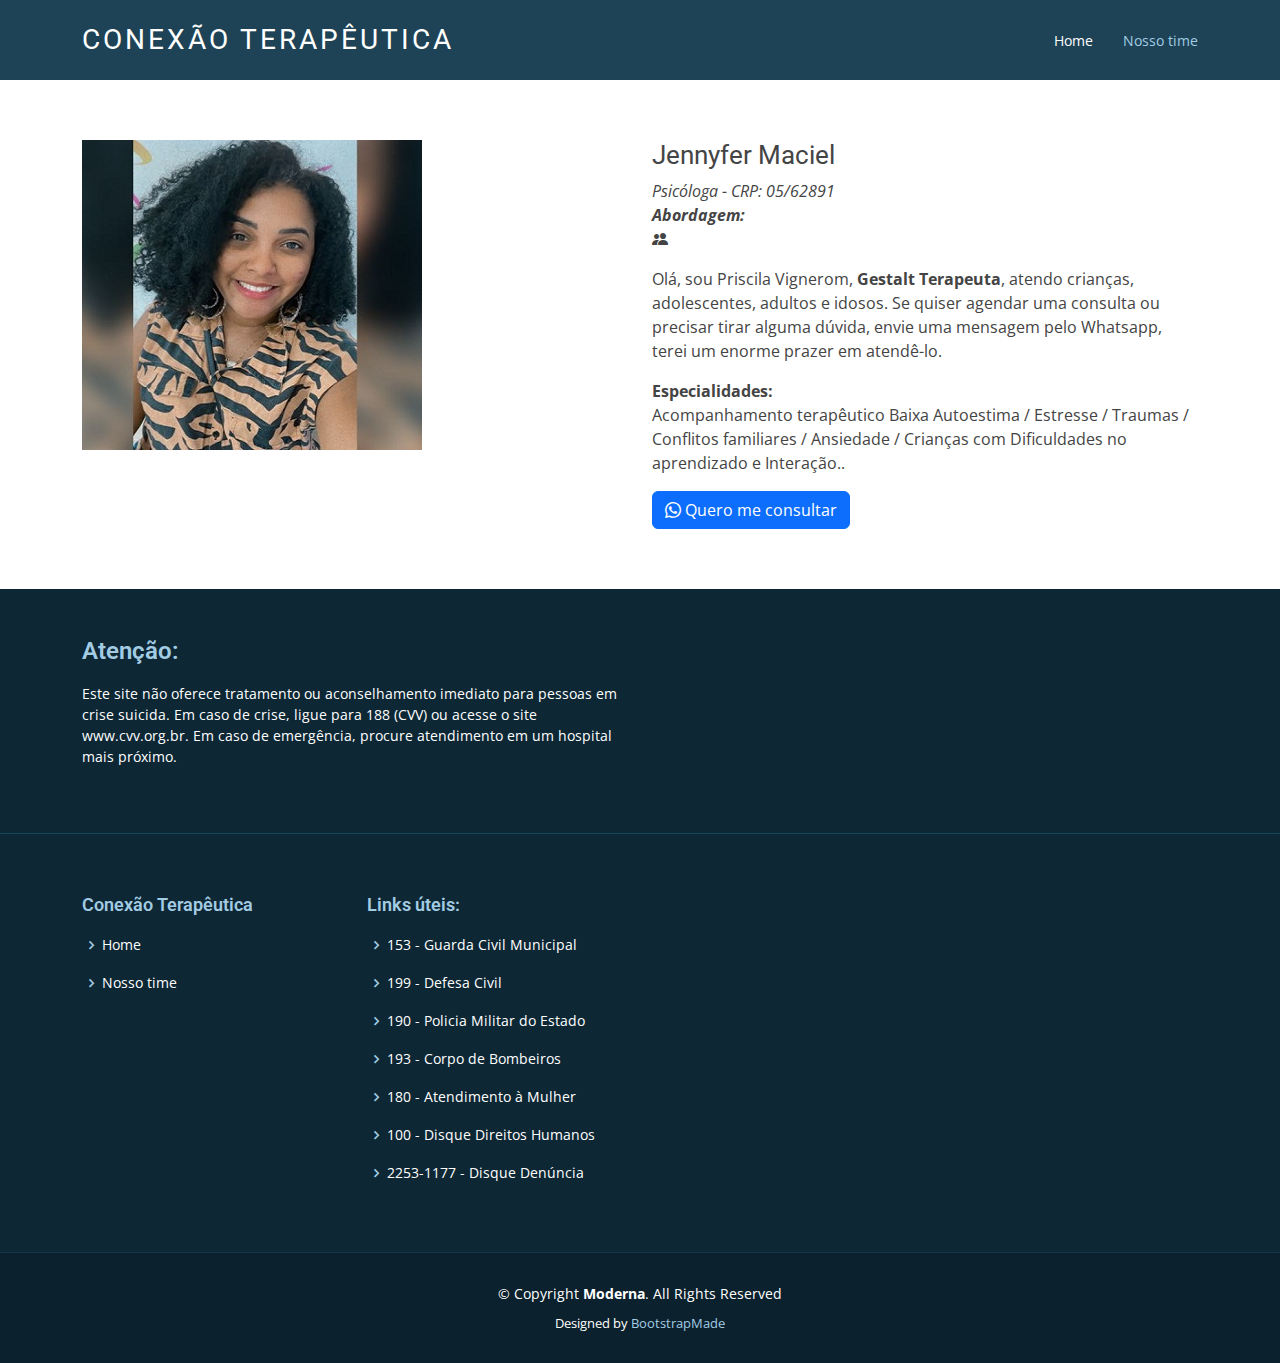
<file: 05_jennyfer_maciel.html>
<!DOCTYPE html>
<html lang="en">

<head>
  <meta charset="utf-8">
  <meta content="width=device-width, initial-scale=1.0" name="viewport">

  <title>CONEXÃO TERAPÊUTICA</title>
  <meta content="" name="description">
  <meta content="" name="keywords">

  <!-- Favicons -->
  <link href="assets/img/favicon.png" rel="icon">
  <link href="assets/img/apple-touch-icon.png" rel="apple-touch-icon">

  <!-- Google Fonts -->
  <link href="https://fonts.googleapis.com/css?family=Open+Sans:300,300i,400,400i,600,600i,700,700i|Roboto:300,300i,400,400i,500,500i,700,700i&display=swap" rel="stylesheet">

  <!-- Vendor CSS Files -->
  <link href="assets/vendor/animate.css/animate.min.css" rel="stylesheet">
  <link href="assets/vendor/aos/aos.css" rel="stylesheet">
  <link href="assets/vendor/bootstrap/css/bootstrap.min.css" rel="stylesheet">
  <link href="assets/vendor/bootstrap-icons/bootstrap-icons.css" rel="stylesheet">
  <link href="assets/vendor/boxicons/css/boxicons.min.css" rel="stylesheet">
  <link href="assets/vendor/glightbox/css/glightbox.min.css" rel="stylesheet">
  <link href="assets/vendor/swiper/swiper-bundle.min.css" rel="stylesheet">

  <!-- Template Main CSS File -->
  <link href="assets/css/style.css" rel="stylesheet">

  <!-- =======================================================
  * Template Name: Moderna
  * Template URL: https://bootstrapmade.com/free-bootstrap-template-corporate-moderna/
  * Updated: Mar 17 2024 with Bootstrap v5.3.3
  * Author: BootstrapMade.com
  * License: https://bootstrapmade.com/license/
  ======================================================== -->
</head>

<body>

  <!-- ======= Header ======= -->
  <header id="header" class="fixed-top d-flex align-items-center ">
    <div class="container d-flex justify-content-between align-items-center">

      <div class="logo">
        <h1 class="text-light"><a href="index.html"><span>CONEXÃO TERAPÊUTICA</span></a></h1>
        <!-- Uncomment below if you prefer to use an image logo -->
        <!-- <a href="index.html"><img src="assets/img/logo.png" alt="" class="img-fluid"></a>-->
      </div>

      <nav id="navbar" class="navbar">
        <ul>
          <li><a class="" href="index.html">Home</a></li>
          <li><a class="active" href="nosso_time.html">Nosso time</a></li>
          <!--li><a href="services.html">Services</a></li>
          <li><a href="portfolio.html">Portfolio</a></li>
          <li><a href="team.html">Team</a></li>
          <li><a href="blog.html">Blog</a></li>
          <li class="dropdown"><a href="#"><span>Drop Down</span> <i class="bi bi-chevron-down"></i></a>
            <ul>
              <li><a href="#">Drop Down 1</a></li>
              <li class="dropdown"><a href="#"><span>Deep Drop Down</span> <i class="bi bi-chevron-right"></i></a>
                <ul>
                  <li><a href="#">Deep Drop Down 1</a></li>
                  <li><a href="#">Deep Drop Down 2</a></li>
                  <li><a href="#">Deep Drop Down 3</a></li>
                  <li><a href="#">Deep Drop Down 4</a></li>
                  <li><a href="#">Deep Drop Down 5</a></li>
                </ul>
              </li>
              <li><a href="#">Drop Down 2</a></li>
              <li><a href="#">Drop Down 3</a></li>
              <li><a href="#">Drop Down 4</a></li>
            </ul>
          </li>
          <li><a href="contact.html">Contact Us</a></li-->
        </ul>
        <i class="bi bi-list mobile-nav-toggle"></i>
      </nav><!-- .navbar -->

    </div>
  </header><!-- End Header -->

  <main id="main">

    <!-- ======= About Us Section ======= >
    <section class="breadcrumbs">
      <div class="container">

        <div class="d-flex justify-content-between align-items-center">
          <h2>About Us</h2>
          <ol>
            <li><a href="index.html">Home</a></li>
            <li>About Us</li>
          </ol>
        </div>

      </div>
    </section><!-- End About Us Section -->

    <!-- ======= About Section ======= -->
    <section class="about" data-aos="fade-up">
      <div class="container">

        <div class="row">
          <div class="col-lg-6">
            <img src="assets/img/jennyfermaciel.JPG" class="img-fluid" alt="">
          </div>
          <div class="col-lg-6 pt-4 pt-lg-0">
            <h3>Jennyfer Maciel</h3>
            <p class="fst-italic"> Psicóloga - CRP: 05/62891
              <br><b>Abordagem:</b> 
              <br><i class="bi bi-people-fill"></i></b> </p>
            </p>
            <!--ul>
              <li><i class="bi bi-check2-circle"></i> Ullamco laboris nisi ut aliquip ex ea commodo consequat.</li>
              <li><i class="bi bi-check2-circle"></i> Duis aute irure dolor in reprehenderit in voluptate velit.</li>
              <li><i class="bi bi-check2-circle"></i> Ullamco laboris nisi ut aliquip ex ea commodo consequat. Duis aute irure dolor in reprehenderit in voluptate trideta storacalaperda mastiro dolore eu fugiat nulla pariatur.</li>
            </ul-->
            <p>
              Olá, sou Priscila Vignerom, <b>Gestalt Terapeuta</b>,
               atendo crianças, adolescentes, adultos e idosos. 
               Se quiser agendar uma consulta ou precisar tirar alguma dúvida, 
               envie uma mensagem pelo Whatsapp, terei um enorme prazer em atendê-lo.
            </p>

            <ul>
              <p><b>Especialidades:</b></p>
              Acompanhamento terapêutico Baixa Autoestima / Estresse / Traumas / 
              Conflitos familiares / Ansiedade / Crianças com Dificuldades no aprendizado e Interação..
            </ul>
            
            
           <a href="https://wa.me/5521965886225"><button type="button" class="btn btn-primary"><i class="bi bi-whatsapp">  </i>   Quero me consultar</button></a>
            
          </div>
        </div>

      </div>
    </section><!-- End About Section ->
    <section class="payment" data-aos="fade-up">
      <div class="container">


        <h3>Formas de pagamento aceitas</h3>
        <p class="fst-italic"> Psicóloga - CRP: 18/2556
          <br><b>Abordagem:</b> Terapia Cognitivo Comportamental - TCC
          <br><i class="bi bi-people-fill"></i></b> Adultos, Casais, Idosos</p>
        </p>
        <p>
          fffdkgpkgperkgperkgokerg
        </p>
    </section>

    <!-- ======= Facts Section ======= >
    <section class="facts section-bg" data-aos="fade-up">
      <div class="container">

        <div class="row counters">

          <div class="col-lg-3 col-6 text-center">
            <span data-purecounter-start="0" data-purecounter-end="232" data-purecounter-duration="1" class="purecounter"></span>
            <p>Clients</p>
          </div>

          <div class="col-lg-3 col-6 text-center">
            <span data-purecounter-start="0" data-purecounter-end="521" data-purecounter-duration="1" class="purecounter"></span>
            <p>Projects</p>
          </div>

          <div class="col-lg-3 col-6 text-center">
            <span data-purecounter-start="0" data-purecounter-end="1463" data-purecounter-duration="1" class="purecounter"></span>
            <p>Hours Of Support</p>
          </div>

          <div class="col-lg-3 col-6 text-center">
            <span data-purecounter-start="0" data-purecounter-end="15" data-purecounter-duration="1" class="purecounter"></span>
            <p>Hard Workers</p>
          </div>

        </div>

      </div>
    </section><!-- End Facts Section -->

    <!-- ======= Our Skills Section ======= >
    <section class="skills" data-aos="fade-up">
      <div class="container">

        <div class="section-title">
          <h2>Our Skills</h2>
          <p>Magnam dolores commodi suscipit. Necessitatibus eius consequatur ex aliquid fuga eum quidem. Sit sint consectetur velit. Quisquam quos quisquam cupiditate. Et nemo qui impedit suscipit alias ea. Quia fugiat sit in iste officiis commodi quidem hic quas.</p>
        </div>

        <div class="skills-content">

          <div class="progress">
            <div class="progress-bar bg-success" role="progressbar" aria-valuenow="100" aria-valuemin="0" aria-valuemax="100">
              <span class="skill">HTML <i class="val">100%</i></span>
            </div>
          </div>

          <div class="progress">
            <div class="progress-bar bg-info" role="progressbar" aria-valuenow="90" aria-valuemin="0" aria-valuemax="100">
              <span class="skill">CSS <i class="val">90%</i></span>
            </div>
          </div>

          <div class="progress">
            <div class="progress-bar bg-warning" role="progressbar" aria-valuenow="75" aria-valuemin="0" aria-valuemax="100">
              <span class="skill">JavaScript <i class="val">75%</i></span>
            </div>
          </div>

          <div class="progress">
            <div class="progress-bar bg-danger" role="progressbar" aria-valuenow="55" aria-valuemin="0" aria-valuemax="100">
              <span class="skill">Photoshop <i class="val">55%</i></span>
            </div>
          </div>

        </div>

      </div>
    </section><!-- End Our Skills Section -->

    <!-- ======= Tetstimonials Section ======= >
    <section class="testimonials" data-aos="fade-up">
      <div class="container">

        <div class="section-title">
          <h2>Tetstimonials</h2>
          <p>Magnam dolores commodi suscipit. Necessitatibus eius consequatur ex aliquid fuga eum quidem. Sit sint consectetur velit. Quisquam quos quisquam cupiditate. Et nemo qui impedit suscipit alias ea. Quia fugiat sit in iste officiis commodi quidem hic quas.</p>
        </div>

        <div class="testimonials-carousel swiper">
          <div class="swiper-wrapper">
            <div class="testimonial-item swiper-slide">
              <img src="assets/img/testimonials/testimonials-1.jpg" class="testimonial-img" alt="">
              <h3>Saul Goodman</h3>
              <h4>Ceo &amp; Founder</h4>
              <p>
                <i class="bx bxs-quote-alt-left quote-icon-left"></i>
                Proin iaculis purus consequat sem cure digni ssim donec porttitora entum suscipit rhoncus. Accusantium quam, ultricies eget id, aliquam eget nibh et. Maecen aliquam, risus at semper.
                <i class="bx bxs-quote-alt-right quote-icon-right"></i>
              </p>
            </div>

            <div class="testimonial-item swiper-slide">
              <img src="assets/img/testimonials/testimonials-2.jpg" class="testimonial-img" alt="">
              <h3>Sara Wilsson</h3>
              <h4>Designer</h4>
              <p>
                <i class="bx bxs-quote-alt-left quote-icon-left"></i>
                Export tempor illum tamen malis malis eram quae irure esse labore quem cillum quid cillum eram malis quorum velit fore eram velit sunt aliqua noster fugiat irure amet legam anim culpa.
                <i class="bx bxs-quote-alt-right quote-icon-right"></i>
              </p>
            </div>

            <div class="testimonial-item swiper-slide">
              <img src="assets/img/testimonials/testimonials-3.jpg" class="testimonial-img" alt="">
              <h3>Jena Karlis</h3>
              <h4>Store Owner</h4>
              <p>
                <i class="bx bxs-quote-alt-left quote-icon-left"></i>
                Enim nisi quem export duis labore cillum quae magna enim sint quorum nulla quem veniam duis minim tempor labore quem eram duis noster aute amet eram fore quis sint minim.
                <i class="bx bxs-quote-alt-right quote-icon-right"></i>
              </p>
            </div>

            <div class="testimonial-item swiper-slide">
              <img src="assets/img/testimonials/testimonials-4.jpg" class="testimonial-img" alt="">
              <h3>Matt Brandon</h3>
              <h4>Freelancer</h4>
              <p>
                <i class="bx bxs-quote-alt-left quote-icon-left"></i>
                Fugiat enim eram quae cillum dolore dolor amet nulla culpa multos export minim fugiat minim velit minim dolor enim duis veniam ipsum anim magna sunt elit fore quem dolore labore illum veniam.
                <i class="bx bxs-quote-alt-right quote-icon-right"></i>
              </p>
            </div>

            <div class="testimonial-item swiper-slide">
              <img src="assets/img/testimonials/testimonials-5.jpg" class="testimonial-img" alt="">
              <h3>John Larson</h3>
              <h4>Entrepreneur</h4>
              <p>
                <i class="bx bxs-quote-alt-left quote-icon-left"></i>
                Quis quorum aliqua sint quem legam fore sunt eram irure aliqua veniam tempor noster veniam enim culpa labore duis sunt culpa nulla illum cillum fugiat legam esse veniam culpa fore nisi cillum quid.
                <i class="bx bxs-quote-alt-right quote-icon-right"></i>
              </p>
            </div>
          </div>
          <div class="swiper-pagination"></div>
        </div>

      </div>
    </section><!-- End Ttstimonials Section -->

  </main><!-- End #main -->

   <!-- ======= Footer ======= -->
   <footer id="footer" data-aos="fade-up" data-aos-easing="ease-in-out" data-aos-duration="500">

    <div class="footer-newsletter">
      <div class="container">
        <div class="row">
          <div class="col-lg-6">
            <h4>Atenção: </h4>
            <p>Este site não oferece tratamento ou aconselhamento imediato para pessoas em crise suicida. Em caso de crise, ligue para 188 (CVV) ou acesse o site www.cvv.org.br. Em caso de emergência, procure atendimento em um hospital mais próximo.</p>
          </div>
          <!--div class="col-lg-6">
            <form action="" method="post">
              <input type="email" name="email"><input type="submit" value="Subscribe">
            </form>
          </div-->
        </div>
      </div>
    </div>

    <div class="footer-top">
      <div class="container">
        <div class="row">

          <div class="col-lg-3 col-md-6 footer-links">
            <h4>Conexão Terapêutica</h4>
            <ul>
              <li><i class="bx bx-chevron-right"></i> <a href="#">Home</a></li>
              <li><i class="bx bx-chevron-right"></i> <a href="nosso_time.html">Nosso time</a></li>
              <!--li><i class="bx bx-chevron-right"></i> <a href="#"></a></li>
              <!--li><i class="bx bx-chevron-right"></i> <a href="#">Services</a></li-->
              <!--li><i class="bx bx-chevron-right"></i> <a href="#">Terms of service</a></li>
              <!--li><i class="bx bx-chevron-right"></i> <a href="#">Privacy policy</a></li-->
            </ul>
          </div>

          <div class="col-lg-3 col-md-6 footer-links">
            <h4>Links úteis:</h4>
            <ul>
              <li><i class="bx bx-chevron-right"></i> <a href="#">153 - Guarda Civil Municipal</a></li>
              <li><i class="bx bx-chevron-right"></i> <a href="#">199 - Defesa Civil</a></li>
              <li><i class="bx bx-chevron-right"></i> <a href="#">190 - Policia Militar do Estado</a></li>
              <li><i class="bx bx-chevron-right"></i> <a href="#">193 - Corpo de Bombeiros</a></li>
              <li><i class="bx bx-chevron-right"></i> <a href="#">180 - Atendimento à Mulher</a></li>
              <li><i class="bx bx-chevron-right"></i> <a href="#">100 - Disque Direitos Humanos</a></li>
              <li><i class="bx bx-chevron-right"></i> <a href="#">2253-1177 - Disque Denúncia</a></li>
            </ul>
          </div>


          <!--div class="col-lg-3 col-md-6 footer-contact">
            <h4>Contact Us</h4>
            <p>
              A108 Adam Street <br>
              New York, NY 535022<br>
              United States <br><br>
              <strong>Phone:</strong> +1 5589 55488 55<br>
              <strong>Email:</strong> info@example.com<br>
            </p>

          </div-->

          <!--div class="col-lg-3 col-md-6 footer-info">
            <h3>About Moderna</h3>
            <p>Cras fermentum odio eu feugiat lide par naso tierra. Justo eget nada terra videa magna derita valies darta donna mare fermentum iaculis eu non diam phasellus.</p>
            <div class="social-links mt-3">
              <a href="#" class="twitter"><i class="bx bxl-twitter"></i></a>
              <a href="#" class="facebook"><i class="bx bxl-facebook"></i></a>
              <a href="#" class="instagram"><i class="bx bxl-instagram"></i></a>
              <a href="#" class="linkedin"><i class="bx bxl-linkedin"></i></a>
            </div>
          </div-->

        </div>
      </div>
    </div>

    <div class="container">
      <div class="copyright">
        &copy; Copyright <strong><span>Moderna</span></strong>. All Rights Reserved
      </div>
      <div class="credits">
        <!-- All the links in the footer should remain intact. -->
        <!-- You can delete the links only if you purchased the pro version. -->
        <!-- Licensing information: https://bootstrapmade.com/license/ -->
        <!-- Purchase the pro version with working PHP/AJAX contact form: https://bootstrapmade.com/free-bootstrap-template-corporate-moderna/ -->
        Designed by <a href="https://bootstrapmade.com/">BootstrapMade</a>
      </div>
    </div>
  </footer><!-- End Footer -->

  <a href="#" class="back-to-top d-flex align-items-center justify-content-center"><i class="bi bi-arrow-up-short"></i></a>

  <!-- Vendor JS Files -->
  <script src="assets/vendor/purecounter/purecounter_vanilla.js"></script>
  <script src="assets/vendor/aos/aos.js"></script>
  <script src="assets/vendor/bootstrap/js/bootstrap.bundle.min.js"></script>
  <script src="assets/vendor/glightbox/js/glightbox.min.js"></script>
  <script src="assets/vendor/isotope-layout/isotope.pkgd.min.js"></script>
  <script src="assets/vendor/swiper/swiper-bundle.min.js"></script>
  <script src="assets/vendor/waypoints/noframework.waypoints.js"></script>
  <script src="assets/vendor/php-email-form/validate.js"></script>

  <!-- Template Main JS File -->
  <script src="assets/js/main.js"></script>




                  <!-- ínicio plugin de acessibilidade -->
                  <script src="https://vlibras.gov.br/app/vlibras-plugin.js"></script>
                  <div vw class="enabled">
                  <div vw-access-button class="active"></div>
                  <div vw-plugin-wrapper>
                    <div class="vw-plugin-top-wrapper"></div>
                  </div>
                  </div>
                  <script>
                  new window.VLibras.Widget('https://vlibras.gov.br/app');
                  </script>
                  <!-- FIM plugin de acessibilidade -->		
  
  
  

</body>

</html>
</file>
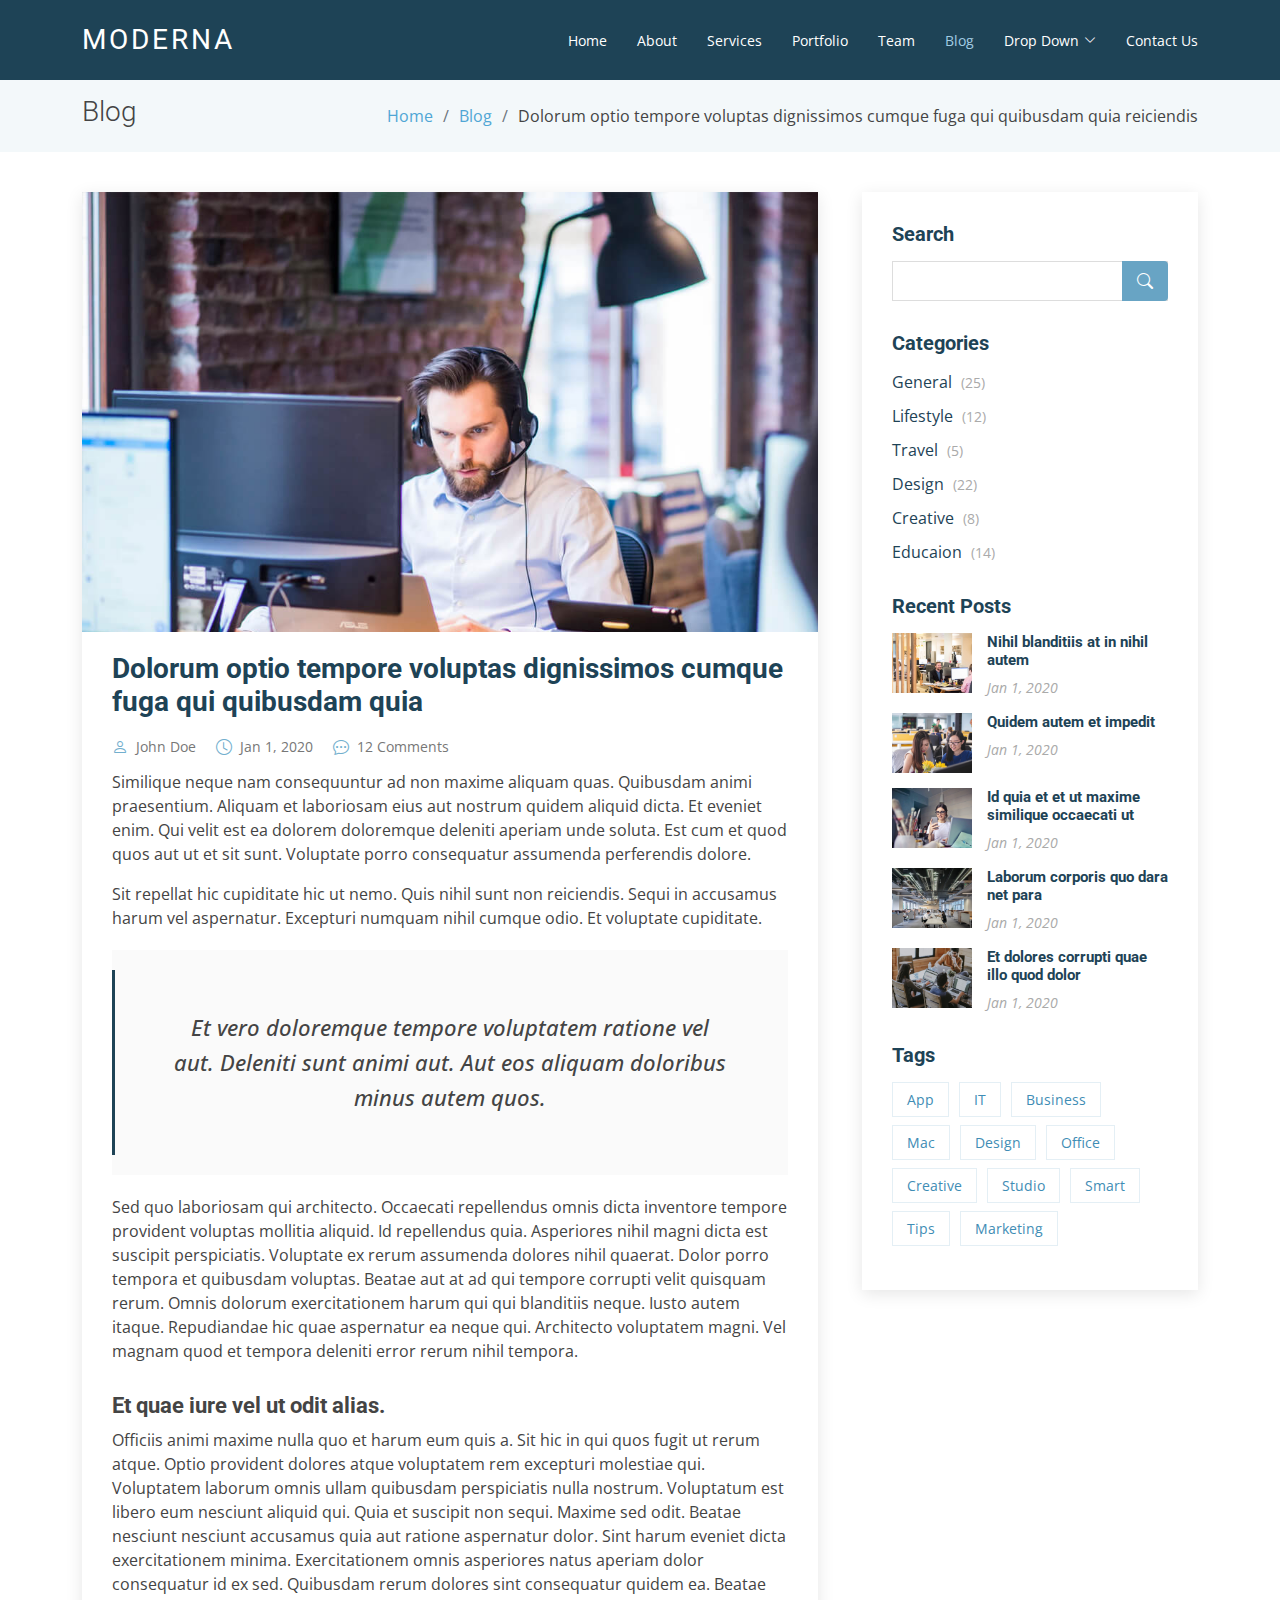
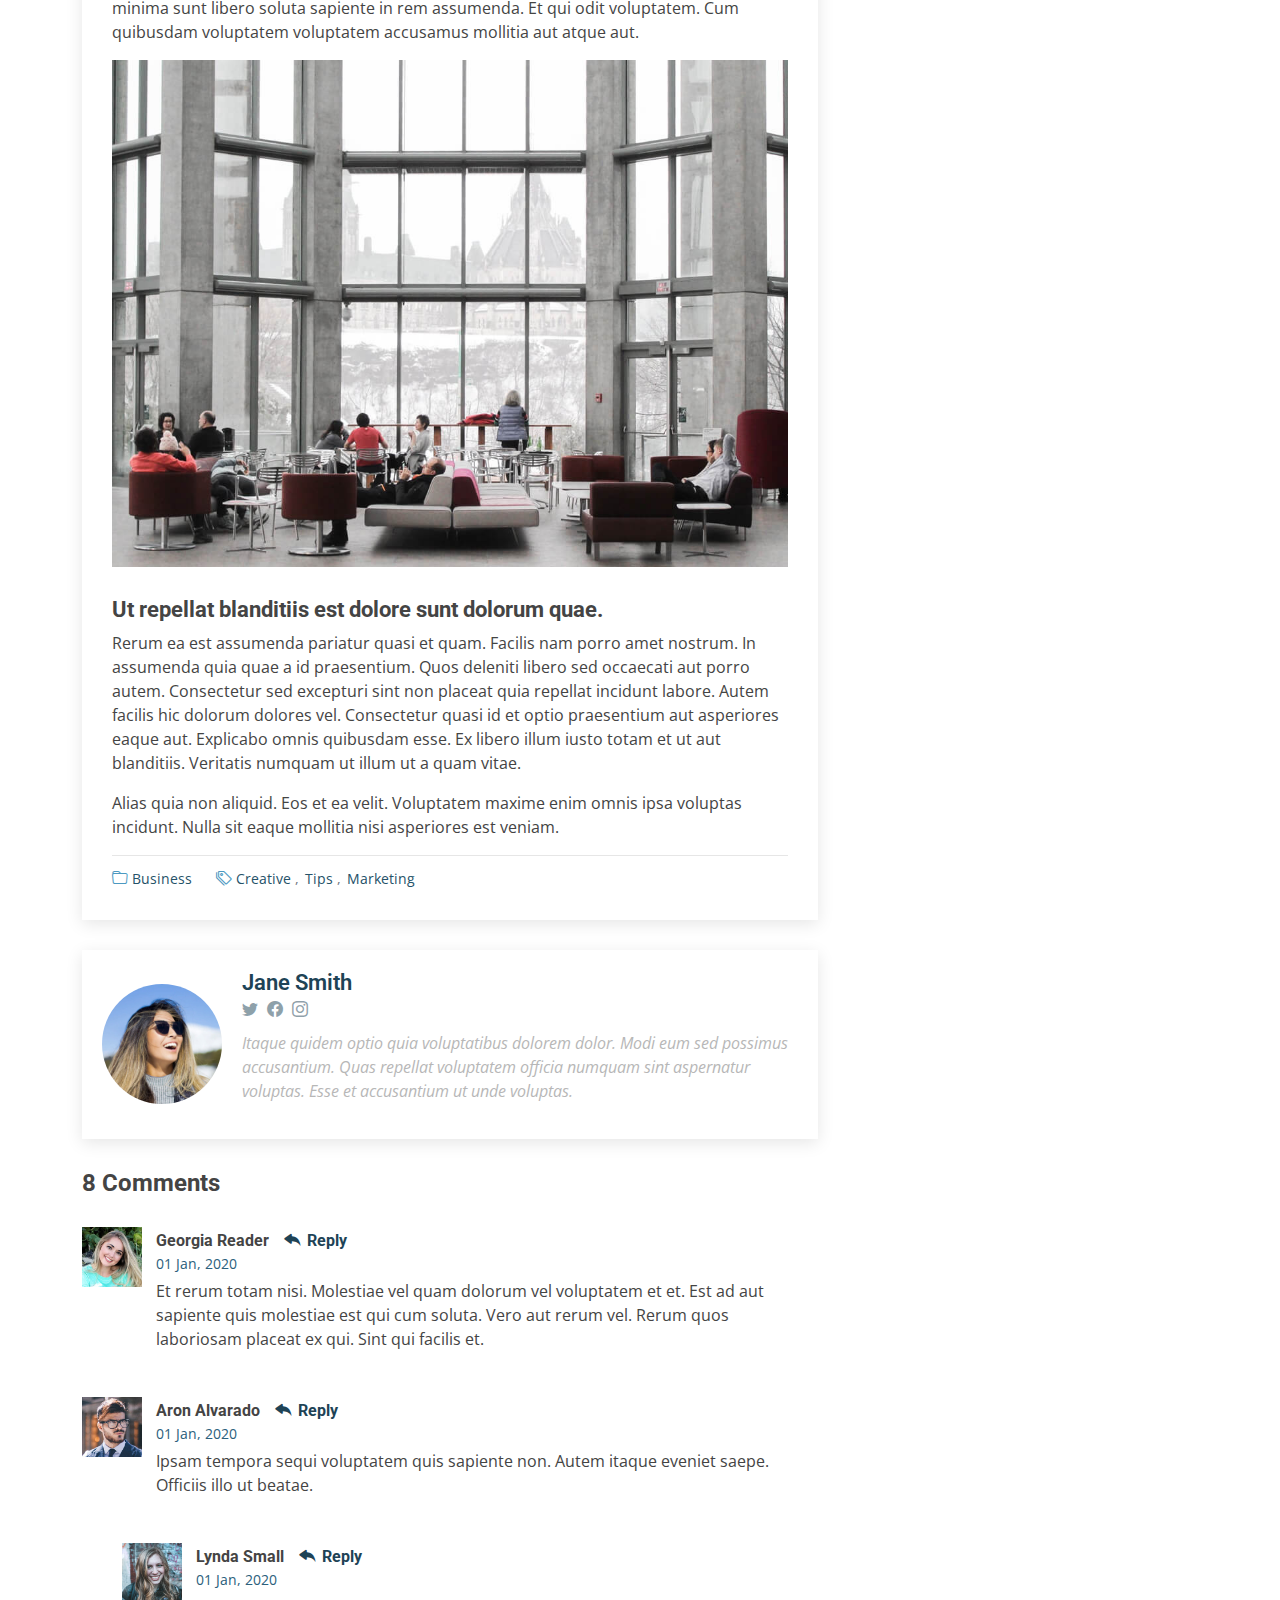
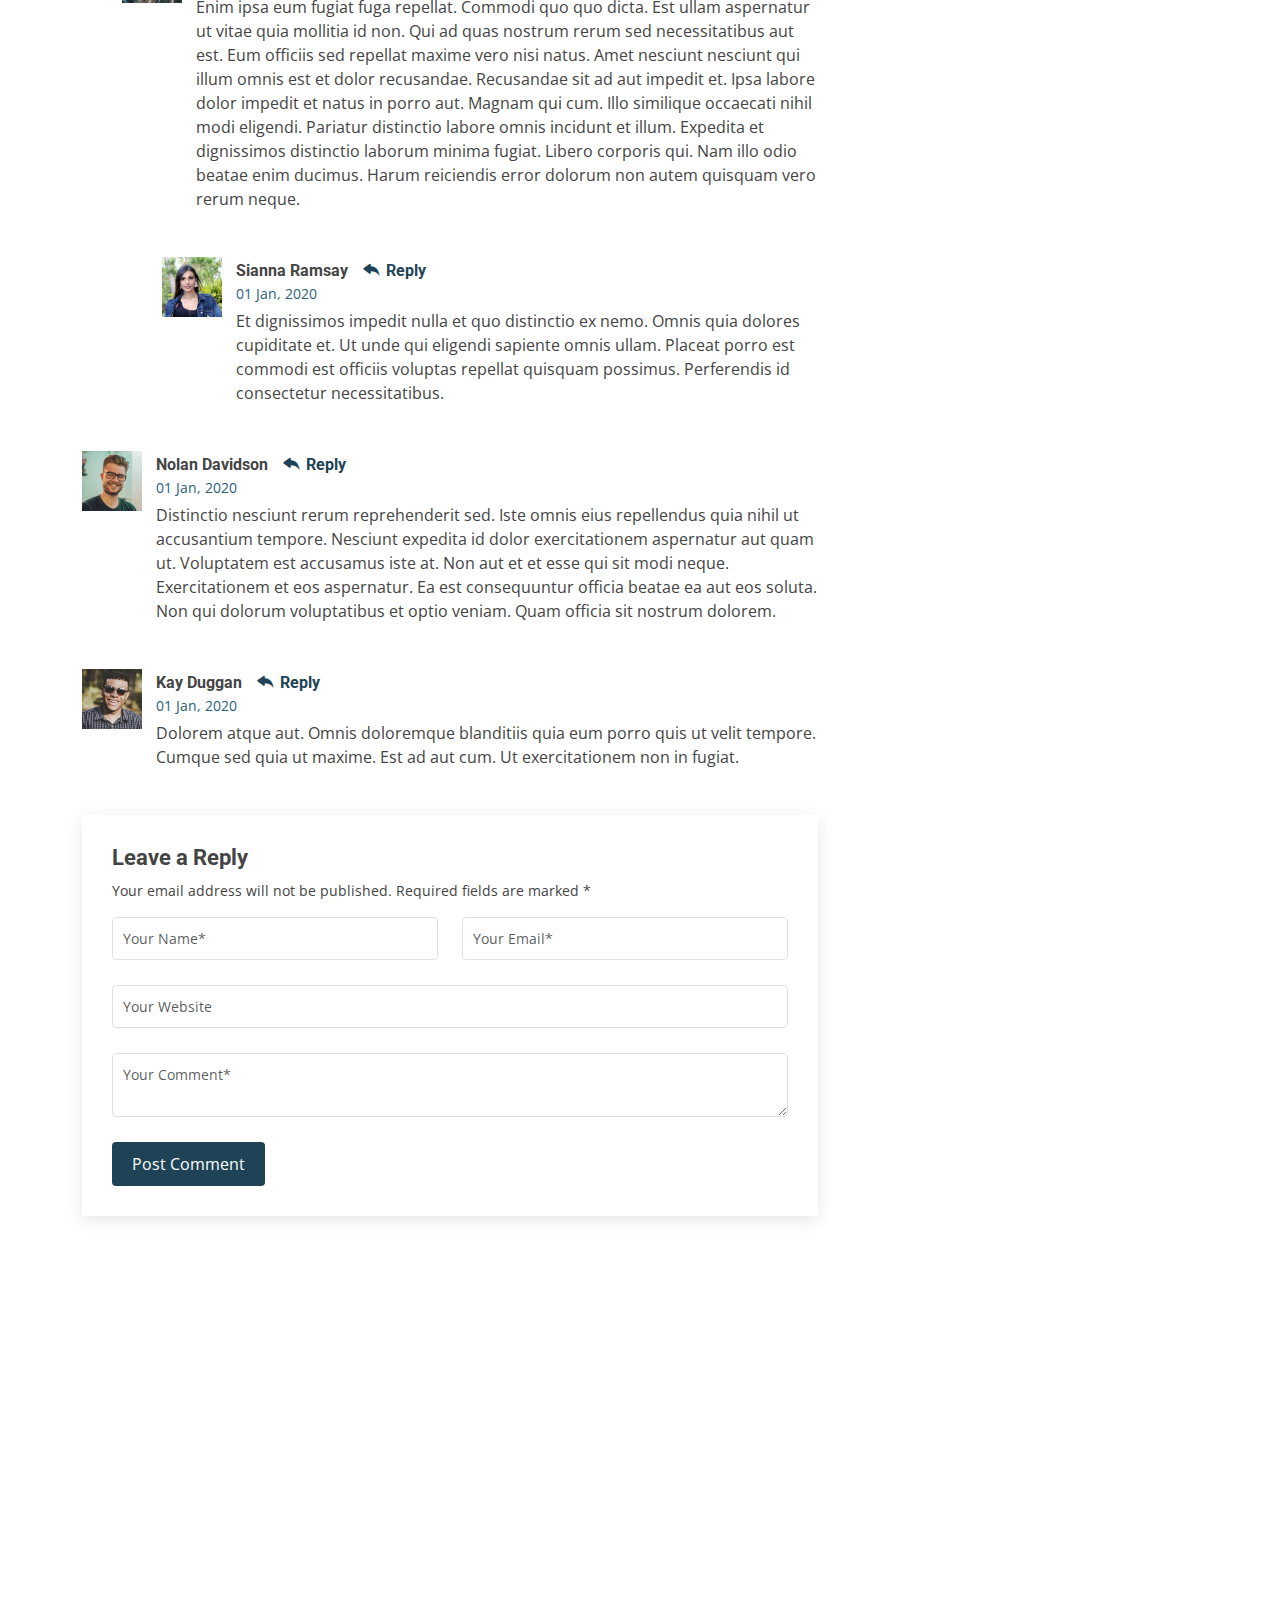
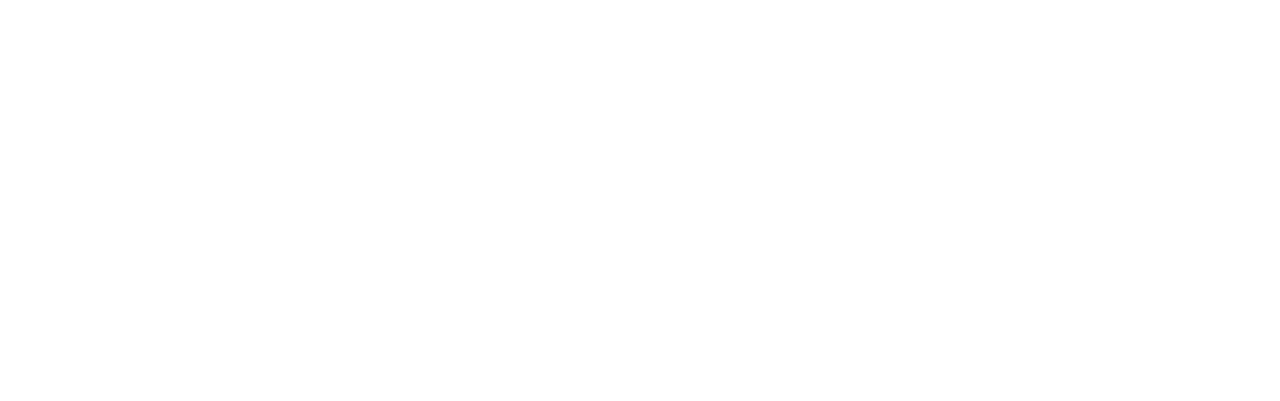
<file: blog-single.html>
<!DOCTYPE html>
<html lang="en">

<head>
  <meta charset="utf-8">
  <meta content="width=device-width, initial-scale=1.0" name="viewport">

  <title>Blog Single - Moderna Bootstrap Template</title>
  <meta content="" name="description">
  <meta content="" name="keywords">

  <!-- Favicons -->
  <link href="assets/img/favicon.png" rel="icon">
  <link href="assets/img/apple-touch-icon.png" rel="apple-touch-icon">

  <!-- Google Fonts -->
  <link href="https://fonts.googleapis.com/css?family=Open+Sans:300,300i,400,400i,600,600i,700,700i|Roboto:300,300i,400,400i,500,500i,700,700i&display=swap" rel="stylesheet">

  <!-- Vendor CSS Files -->
  <link href="assets/vendor/animate.css/animate.min.css" rel="stylesheet">
  <link href="assets/vendor/aos/aos.css" rel="stylesheet">
  <link href="assets/vendor/bootstrap/css/bootstrap.min.css" rel="stylesheet">
  <link href="assets/vendor/bootstrap-icons/bootstrap-icons.css" rel="stylesheet">
  <link href="assets/vendor/boxicons/css/boxicons.min.css" rel="stylesheet">
  <link href="assets/vendor/glightbox/css/glightbox.min.css" rel="stylesheet">
  <link href="assets/vendor/swiper/swiper-bundle.min.css" rel="stylesheet">

  <!-- Template Main CSS File -->
  <link href="assets/css/style.css" rel="stylesheet">

  <!-- =======================================================
  * Template Name: Moderna
  * Template URL: https://bootstrapmade.com/free-bootstrap-template-corporate-moderna/
  * Updated: Mar 17 2024 with Bootstrap v5.3.3
  * Author: BootstrapMade.com
  * License: https://bootstrapmade.com/license/
  ======================================================== -->
</head>

<body>

  <!-- ======= Header ======= -->
  <header id="header" class="fixed-top d-flex align-items-center ">
    <div class="container d-flex justify-content-between align-items-center">

      <div class="logo">
        <h1 class="text-light"><a href="index.html"><span>Moderna</span></a></h1>
        <!-- Uncomment below if you prefer to use an image logo -->
        <!-- <a href="index.html"><img src="assets/img/logo.png" alt="" class="img-fluid"></a>-->
      </div>

      <nav id="navbar" class="navbar">
        <ul>
          <li><a class="" href="index.html">Home</a></li>
          <li><a href="about.html">About</a></li>
          <li><a href="services.html">Services</a></li>
          <li><a href="portfolio.html">Portfolio</a></li>
          <li><a href="team.html">Team</a></li>
          <li><a class="active" href="blog.html">Blog</a></li>
          <li class="dropdown"><a href="#"><span>Drop Down</span> <i class="bi bi-chevron-down"></i></a>
            <ul>
              <li><a href="#">Drop Down 1</a></li>
              <li class="dropdown"><a href="#"><span>Deep Drop Down</span> <i class="bi bi-chevron-right"></i></a>
                <ul>
                  <li><a href="#">Deep Drop Down 1</a></li>
                  <li><a href="#">Deep Drop Down 2</a></li>
                  <li><a href="#">Deep Drop Down 3</a></li>
                  <li><a href="#">Deep Drop Down 4</a></li>
                  <li><a href="#">Deep Drop Down 5</a></li>
                </ul>
              </li>
              <li><a href="#">Drop Down 2</a></li>
              <li><a href="#">Drop Down 3</a></li>
              <li><a href="#">Drop Down 4</a></li>
            </ul>
          </li>
          <li><a href="contact.html">Contact Us</a></li>
        </ul>
        <i class="bi bi-list mobile-nav-toggle"></i>
      </nav><!-- .navbar -->

    </div>
  </header><!-- End Header -->

  <main id="main">

    <!-- ======= Blog Section ======= -->
    <section class="breadcrumbs">
      <div class="container">

        <div class="d-flex justify-content-between align-items-center">
          <h2>Blog</h2>

          <ol>
            <li><a href="index.html">Home</a></li>
            <li><a href="blog.html">Blog</a></li>
            <li>Dolorum optio tempore voluptas dignissimos cumque fuga qui quibusdam quia reiciendis</li>
          </ol>
        </div>

      </div>
    </section><!-- End Blog Section -->

    <!-- ======= Blog Single Section ======= -->
    <section id="blog" class="blog">
      <div class="container" data-aos="fade-up">

        <div class="row">

          <div class="col-lg-8 entries">

            <article class="entry entry-single">

              <div class="entry-img">
                <img src="assets/img/blog/blog-1.jpg" alt="" class="img-fluid">
              </div>

              <h2 class="entry-title">
                <a href="blog-single.html">Dolorum optio tempore voluptas dignissimos cumque fuga qui quibusdam quia</a>
              </h2>

              <div class="entry-meta">
                <ul>
                  <li class="d-flex align-items-center"><i class="bi bi-person"></i> <a href="blog-single.html">John Doe</a></li>
                  <li class="d-flex align-items-center"><i class="bi bi-clock"></i> <a href="blog-single.html"><time datetime="2020-01-01">Jan 1, 2020</time></a></li>
                  <li class="d-flex align-items-center"><i class="bi bi-chat-dots"></i> <a href="blog-single.html">12 Comments</a></li>
                </ul>
              </div>

              <div class="entry-content">
                <p>
                  Similique neque nam consequuntur ad non maxime aliquam quas. Quibusdam animi praesentium. Aliquam et laboriosam eius aut nostrum quidem aliquid dicta.
                  Et eveniet enim. Qui velit est ea dolorem doloremque deleniti aperiam unde soluta. Est cum et quod quos aut ut et sit sunt. Voluptate porro consequatur assumenda perferendis dolore.
                </p>

                <p>
                  Sit repellat hic cupiditate hic ut nemo. Quis nihil sunt non reiciendis. Sequi in accusamus harum vel aspernatur. Excepturi numquam nihil cumque odio. Et voluptate cupiditate.
                </p>

                <blockquote>
                  <p>
                    Et vero doloremque tempore voluptatem ratione vel aut. Deleniti sunt animi aut. Aut eos aliquam doloribus minus autem quos.
                  </p>
                </blockquote>

                <p>
                  Sed quo laboriosam qui architecto. Occaecati repellendus omnis dicta inventore tempore provident voluptas mollitia aliquid. Id repellendus quia. Asperiores nihil magni dicta est suscipit perspiciatis. Voluptate ex rerum assumenda dolores nihil quaerat.
                  Dolor porro tempora et quibusdam voluptas. Beatae aut at ad qui tempore corrupti velit quisquam rerum. Omnis dolorum exercitationem harum qui qui blanditiis neque.
                  Iusto autem itaque. Repudiandae hic quae aspernatur ea neque qui. Architecto voluptatem magni. Vel magnam quod et tempora deleniti error rerum nihil tempora.
                </p>

                <h3>Et quae iure vel ut odit alias.</h3>
                <p>
                  Officiis animi maxime nulla quo et harum eum quis a. Sit hic in qui quos fugit ut rerum atque. Optio provident dolores atque voluptatem rem excepturi molestiae qui. Voluptatem laborum omnis ullam quibusdam perspiciatis nulla nostrum. Voluptatum est libero eum nesciunt aliquid qui.
                  Quia et suscipit non sequi. Maxime sed odit. Beatae nesciunt nesciunt accusamus quia aut ratione aspernatur dolor. Sint harum eveniet dicta exercitationem minima. Exercitationem omnis asperiores natus aperiam dolor consequatur id ex sed. Quibusdam rerum dolores sint consequatur quidem ea.
                  Beatae minima sunt libero soluta sapiente in rem assumenda. Et qui odit voluptatem. Cum quibusdam voluptatem voluptatem accusamus mollitia aut atque aut.
                </p>
                <img src="assets/img/blog/blog-inside-post.jpg" class="img-fluid" alt="">

                <h3>Ut repellat blanditiis est dolore sunt dolorum quae.</h3>
                <p>
                  Rerum ea est assumenda pariatur quasi et quam. Facilis nam porro amet nostrum. In assumenda quia quae a id praesentium. Quos deleniti libero sed occaecati aut porro autem. Consectetur sed excepturi sint non placeat quia repellat incidunt labore. Autem facilis hic dolorum dolores vel.
                  Consectetur quasi id et optio praesentium aut asperiores eaque aut. Explicabo omnis quibusdam esse. Ex libero illum iusto totam et ut aut blanditiis. Veritatis numquam ut illum ut a quam vitae.
                </p>
                <p>
                  Alias quia non aliquid. Eos et ea velit. Voluptatem maxime enim omnis ipsa voluptas incidunt. Nulla sit eaque mollitia nisi asperiores est veniam.
                </p>

              </div>

              <div class="entry-footer">
                <i class="bi bi-folder"></i>
                <ul class="cats">
                  <li><a href="#">Business</a></li>
                </ul>

                <i class="bi bi-tags"></i>
                <ul class="tags">
                  <li><a href="#">Creative</a></li>
                  <li><a href="#">Tips</a></li>
                  <li><a href="#">Marketing</a></li>
                </ul>
              </div>

            </article><!-- End blog entry -->

            <div class="blog-author d-flex align-items-center">
              <img src="assets/img/blog/blog-author.jpg" class="rounded-circle float-left" alt="">
              <div>
                <h4>Jane Smith</h4>
                <div class="social-links">
                  <a href="https://twitters.com/#"><i class="bi bi-twitter"></i></a>
                  <a href="https://facebook.com/#"><i class="bi bi-facebook"></i></a>
                  <a href="https://instagram.com/#"><i class="biu bi-instagram"></i></a>
                </div>
                <p>
                  Itaque quidem optio quia voluptatibus dolorem dolor. Modi eum sed possimus accusantium. Quas repellat voluptatem officia numquam sint aspernatur voluptas. Esse et accusantium ut unde voluptas.
                </p>
              </div>
            </div><!-- End blog author bio -->

            <div class="blog-comments">

              <h4 class="comments-count">8 Comments</h4>

              <div id="comment-1" class="comment">
                <div class="d-flex">
                  <div class="comment-img"><img src="assets/img/blog/comments-1.jpg" alt=""></div>
                  <div>
                    <h5><a href="">Georgia Reader</a> <a href="#" class="reply"><i class="bi bi-reply-fill"></i> Reply</a></h5>
                    <time datetime="2020-01-01">01 Jan, 2020</time>
                    <p>
                      Et rerum totam nisi. Molestiae vel quam dolorum vel voluptatem et et. Est ad aut sapiente quis molestiae est qui cum soluta.
                      Vero aut rerum vel. Rerum quos laboriosam placeat ex qui. Sint qui facilis et.
                    </p>
                  </div>
                </div>
              </div><!-- End comment #1 -->

              <div id="comment-2" class="comment">
                <div class="d-flex">
                  <div class="comment-img"><img src="assets/img/blog/comments-2.jpg" alt=""></div>
                  <div>
                    <h5><a href="">Aron Alvarado</a> <a href="#" class="reply"><i class="bi bi-reply-fill"></i> Reply</a></h5>
                    <time datetime="2020-01-01">01 Jan, 2020</time>
                    <p>
                      Ipsam tempora sequi voluptatem quis sapiente non. Autem itaque eveniet saepe. Officiis illo ut beatae.
                    </p>
                  </div>
                </div>

                <div id="comment-reply-1" class="comment comment-reply">
                  <div class="d-flex">
                    <div class="comment-img"><img src="assets/img/blog/comments-3.jpg" alt=""></div>
                    <div>
                      <h5><a href="">Lynda Small</a> <a href="#" class="reply"><i class="bi bi-reply-fill"></i> Reply</a></h5>
                      <time datetime="2020-01-01">01 Jan, 2020</time>
                      <p>
                        Enim ipsa eum fugiat fuga repellat. Commodi quo quo dicta. Est ullam aspernatur ut vitae quia mollitia id non. Qui ad quas nostrum rerum sed necessitatibus aut est. Eum officiis sed repellat maxime vero nisi natus. Amet nesciunt nesciunt qui illum omnis est et dolor recusandae.

                        Recusandae sit ad aut impedit et. Ipsa labore dolor impedit et natus in porro aut. Magnam qui cum. Illo similique occaecati nihil modi eligendi. Pariatur distinctio labore omnis incidunt et illum. Expedita et dignissimos distinctio laborum minima fugiat.

                        Libero corporis qui. Nam illo odio beatae enim ducimus. Harum reiciendis error dolorum non autem quisquam vero rerum neque.
                      </p>
                    </div>
                  </div>

                  <div id="comment-reply-2" class="comment comment-reply">
                    <div class="d-flex">
                      <div class="comment-img"><img src="assets/img/blog/comments-4.jpg" alt=""></div>
                      <div>
                        <h5><a href="">Sianna Ramsay</a> <a href="#" class="reply"><i class="bi bi-reply-fill"></i> Reply</a></h5>
                        <time datetime="2020-01-01">01 Jan, 2020</time>
                        <p>
                          Et dignissimos impedit nulla et quo distinctio ex nemo. Omnis quia dolores cupiditate et. Ut unde qui eligendi sapiente omnis ullam. Placeat porro est commodi est officiis voluptas repellat quisquam possimus. Perferendis id consectetur necessitatibus.
                        </p>
                      </div>
                    </div>

                  </div><!-- End comment reply #2-->

                </div><!-- End comment reply #1-->

              </div><!-- End comment #2-->

              <div id="comment-3" class="comment">
                <div class="d-flex">
                  <div class="comment-img"><img src="assets/img/blog/comments-5.jpg" alt=""></div>
                  <div>
                    <h5><a href="">Nolan Davidson</a> <a href="#" class="reply"><i class="bi bi-reply-fill"></i> Reply</a></h5>
                    <time datetime="2020-01-01">01 Jan, 2020</time>
                    <p>
                      Distinctio nesciunt rerum reprehenderit sed. Iste omnis eius repellendus quia nihil ut accusantium tempore. Nesciunt expedita id dolor exercitationem aspernatur aut quam ut. Voluptatem est accusamus iste at.
                      Non aut et et esse qui sit modi neque. Exercitationem et eos aspernatur. Ea est consequuntur officia beatae ea aut eos soluta. Non qui dolorum voluptatibus et optio veniam. Quam officia sit nostrum dolorem.
                    </p>
                  </div>
                </div>

              </div><!-- End comment #3 -->

              <div id="comment-4" class="comment">
                <div class="d-flex">
                  <div class="comment-img"><img src="assets/img/blog/comments-6.jpg" alt=""></div>
                  <div>
                    <h5><a href="">Kay Duggan</a> <a href="#" class="reply"><i class="bi bi-reply-fill"></i> Reply</a></h5>
                    <time datetime="2020-01-01">01 Jan, 2020</time>
                    <p>
                      Dolorem atque aut. Omnis doloremque blanditiis quia eum porro quis ut velit tempore. Cumque sed quia ut maxime. Est ad aut cum. Ut exercitationem non in fugiat.
                    </p>
                  </div>
                </div>

              </div><!-- End comment #4 -->

              <div class="reply-form">
                <h4>Leave a Reply</h4>
                <p>Your email address will not be published. Required fields are marked * </p>
                <form action="">
                  <div class="row">
                    <div class="col-md-6 form-group">
                      <input name="name" type="text" class="form-control" placeholder="Your Name*">
                    </div>
                    <div class="col-md-6 form-group">
                      <input name="email" type="text" class="form-control" placeholder="Your Email*">
                    </div>
                  </div>
                  <div class="row">
                    <div class="col form-group">
                      <input name="website" type="text" class="form-control" placeholder="Your Website">
                    </div>
                  </div>
                  <div class="row">
                    <div class="col form-group">
                      <textarea name="comment" class="form-control" placeholder="Your Comment*"></textarea>
                    </div>
                  </div>
                  <button type="submit" class="btn btn-primary">Post Comment</button>

                </form>

              </div>

            </div><!-- End blog comments -->

          </div><!-- End blog entries list -->

          <div class="col-lg-4">

            <div class="sidebar">

              <h3 class="sidebar-title">Search</h3>
              <div class="sidebar-item search-form">
                <form action="">
                  <input type="text">
                  <button type="submit"><i class="bi bi-search"></i></button>
                </form>
              </div><!-- End sidebar search formn-->

              <h3 class="sidebar-title">Categories</h3>
              <div class="sidebar-item categories">
                <ul>
                  <li><a href="#">General <span>(25)</span></a></li>
                  <li><a href="#">Lifestyle <span>(12)</span></a></li>
                  <li><a href="#">Travel <span>(5)</span></a></li>
                  <li><a href="#">Design <span>(22)</span></a></li>
                  <li><a href="#">Creative <span>(8)</span></a></li>
                  <li><a href="#">Educaion <span>(14)</span></a></li>
                </ul>
              </div><!-- End sidebar categories-->

              <h3 class="sidebar-title">Recent Posts</h3>
              <div class="sidebar-item recent-posts">
                <div class="post-item clearfix">
                  <img src="assets/img/blog/blog-recent-1.jpg" alt="">
                  <h4><a href="blog-single.html">Nihil blanditiis at in nihil autem</a></h4>
                  <time datetime="2020-01-01">Jan 1, 2020</time>
                </div>

                <div class="post-item clearfix">
                  <img src="assets/img/blog/blog-recent-2.jpg" alt="">
                  <h4><a href="blog-single.html">Quidem autem et impedit</a></h4>
                  <time datetime="2020-01-01">Jan 1, 2020</time>
                </div>

                <div class="post-item clearfix">
                  <img src="assets/img/blog/blog-recent-3.jpg" alt="">
                  <h4><a href="blog-single.html">Id quia et et ut maxime similique occaecati ut</a></h4>
                  <time datetime="2020-01-01">Jan 1, 2020</time>
                </div>

                <div class="post-item clearfix">
                  <img src="assets/img/blog/blog-recent-4.jpg" alt="">
                  <h4><a href="blog-single.html">Laborum corporis quo dara net para</a></h4>
                  <time datetime="2020-01-01">Jan 1, 2020</time>
                </div>

                <div class="post-item clearfix">
                  <img src="assets/img/blog/blog-recent-5.jpg" alt="">
                  <h4><a href="blog-single.html">Et dolores corrupti quae illo quod dolor</a></h4>
                  <time datetime="2020-01-01">Jan 1, 2020</time>
                </div>

              </div><!-- End sidebar recent posts-->

              <h3 class="sidebar-title">Tags</h3>
              <div class="sidebar-item tags">
                <ul>
                  <li><a href="#">App</a></li>
                  <li><a href="#">IT</a></li>
                  <li><a href="#">Business</a></li>
                  <li><a href="#">Mac</a></li>
                  <li><a href="#">Design</a></li>
                  <li><a href="#">Office</a></li>
                  <li><a href="#">Creative</a></li>
                  <li><a href="#">Studio</a></li>
                  <li><a href="#">Smart</a></li>
                  <li><a href="#">Tips</a></li>
                  <li><a href="#">Marketing</a></li>
                </ul>
              </div><!-- End sidebar tags-->

            </div><!-- End sidebar -->

          </div><!-- End blog sidebar -->

        </div>

      </div>
    </section><!-- End Blog Single Section -->

  </main><!-- End #main -->

  <!-- ======= Footer ======= -->
  <footer id="footer" data-aos="fade-up" data-aos-easing="ease-in-out" data-aos-duration="500">

    <div class="footer-newsletter">
      <div class="container">
        <div class="row">
          <div class="col-lg-6">
            <h4>Our Newsletter</h4>
            <p>Tamen quem nulla quae legam multos aute sint culpa legam noster magna</p>
          </div>
          <div class="col-lg-6">
            <form action="" method="post">
              <input type="email" name="email"><input type="submit" value="Subscribe">
            </form>
          </div>
        </div>
      </div>
    </div>

    <div class="footer-top">
      <div class="container">
        <div class="row">

          <div class="col-lg-3 col-md-6 footer-links">
            <h4>Useful Links</h4>
            <ul>
              <li><i class="bx bx-chevron-right"></i> <a href="#">Home</a></li>
              <li><i class="bx bx-chevron-right"></i> <a href="#">About us</a></li>
              <li><i class="bx bx-chevron-right"></i> <a href="#">Services</a></li>
              <li><i class="bx bx-chevron-right"></i> <a href="#">Terms of service</a></li>
              <li><i class="bx bx-chevron-right"></i> <a href="#">Privacy policy</a></li>
            </ul>
          </div>

          <div class="col-lg-3 col-md-6 footer-links">
            <h4>Our Services</h4>
            <ul>
              <li><i class="bx bx-chevron-right"></i> <a href="#">Web Design</a></li>
              <li><i class="bx bx-chevron-right"></i> <a href="#">Web Development</a></li>
              <li><i class="bx bx-chevron-right"></i> <a href="#">Product Management</a></li>
              <li><i class="bx bx-chevron-right"></i> <a href="#">Marketing</a></li>
              <li><i class="bx bx-chevron-right"></i> <a href="#">Graphic Design</a></li>
            </ul>
          </div>

          <div class="col-lg-3 col-md-6 footer-contact">
            <h4>Contact Us</h4>
            <p>
              A108 Adam Street <br>
              New York, NY 535022<br>
              United States <br><br>
              <strong>Phone:</strong> +1 5589 55488 55<br>
              <strong>Email:</strong> info@example.com<br>
            </p>

          </div>

          <div class="col-lg-3 col-md-6 footer-info">
            <h3>About Moderna</h3>
            <p>Cras fermentum odio eu feugiat lide par naso tierra. Justo eget nada terra videa magna derita valies darta donna mare fermentum iaculis eu non diam phasellus.</p>
            <div class="social-links mt-3">
              <a href="#" class="twitter"><i class="bx bxl-twitter"></i></a>
              <a href="#" class="facebook"><i class="bx bxl-facebook"></i></a>
              <a href="#" class="instagram"><i class="bx bxl-instagram"></i></a>
              <a href="#" class="linkedin"><i class="bx bxl-linkedin"></i></a>
            </div>
          </div>

        </div>
      </div>
    </div>

    <div class="container">
      <div class="copyright">
        &copy; Copyright <strong><span>Moderna</span></strong>. All Rights Reserved
      </div>
      <div class="credits">
        <!-- All the links in the footer should remain intact. -->
        <!-- You can delete the links only if you purchased the pro version. -->
        <!-- Licensing information: https://bootstrapmade.com/license/ -->
        <!-- Purchase the pro version with working PHP/AJAX contact form: https://bootstrapmade.com/free-bootstrap-template-corporate-moderna/ -->
        Designed by <a href="https://bootstrapmade.com/">BootstrapMade</a>
      </div>
    </div>
  </footer><!-- End Footer -->

  <a href="#" class="back-to-top d-flex align-items-center justify-content-center"><i class="bi bi-arrow-up-short"></i></a>

  <!-- Vendor JS Files -->
  <script src="assets/vendor/purecounter/purecounter_vanilla.js"></script>
  <script src="assets/vendor/aos/aos.js"></script>
  <script src="assets/vendor/bootstrap/js/bootstrap.bundle.min.js"></script>
  <script src="assets/vendor/glightbox/js/glightbox.min.js"></script>
  <script src="assets/vendor/isotope-layout/isotope.pkgd.min.js"></script>
  <script src="assets/vendor/swiper/swiper-bundle.min.js"></script>
  <script src="assets/vendor/waypoints/noframework.waypoints.js"></script>
  <script src="assets/vendor/php-email-form/validate.js"></script>

  <!-- Template Main JS File -->
  <script src="assets/js/main.js"></script>

</body>

</html>
</file>
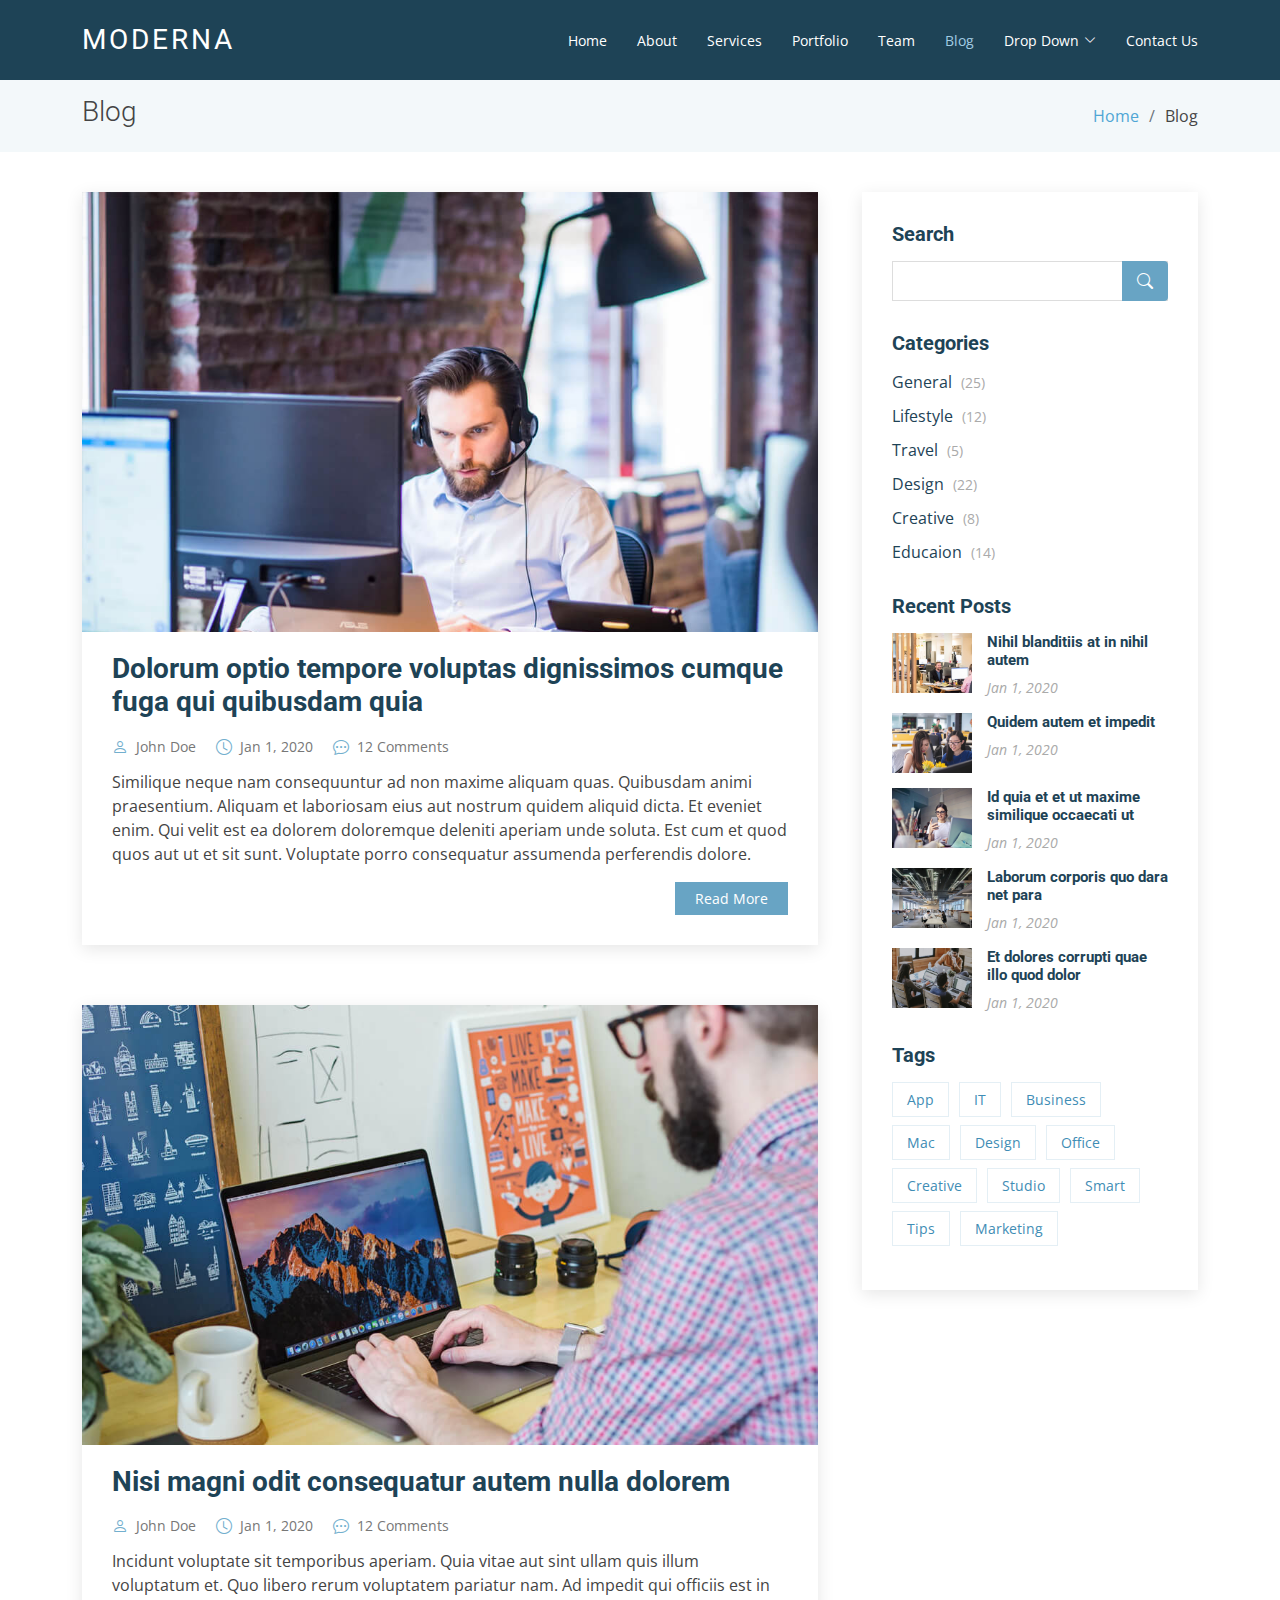
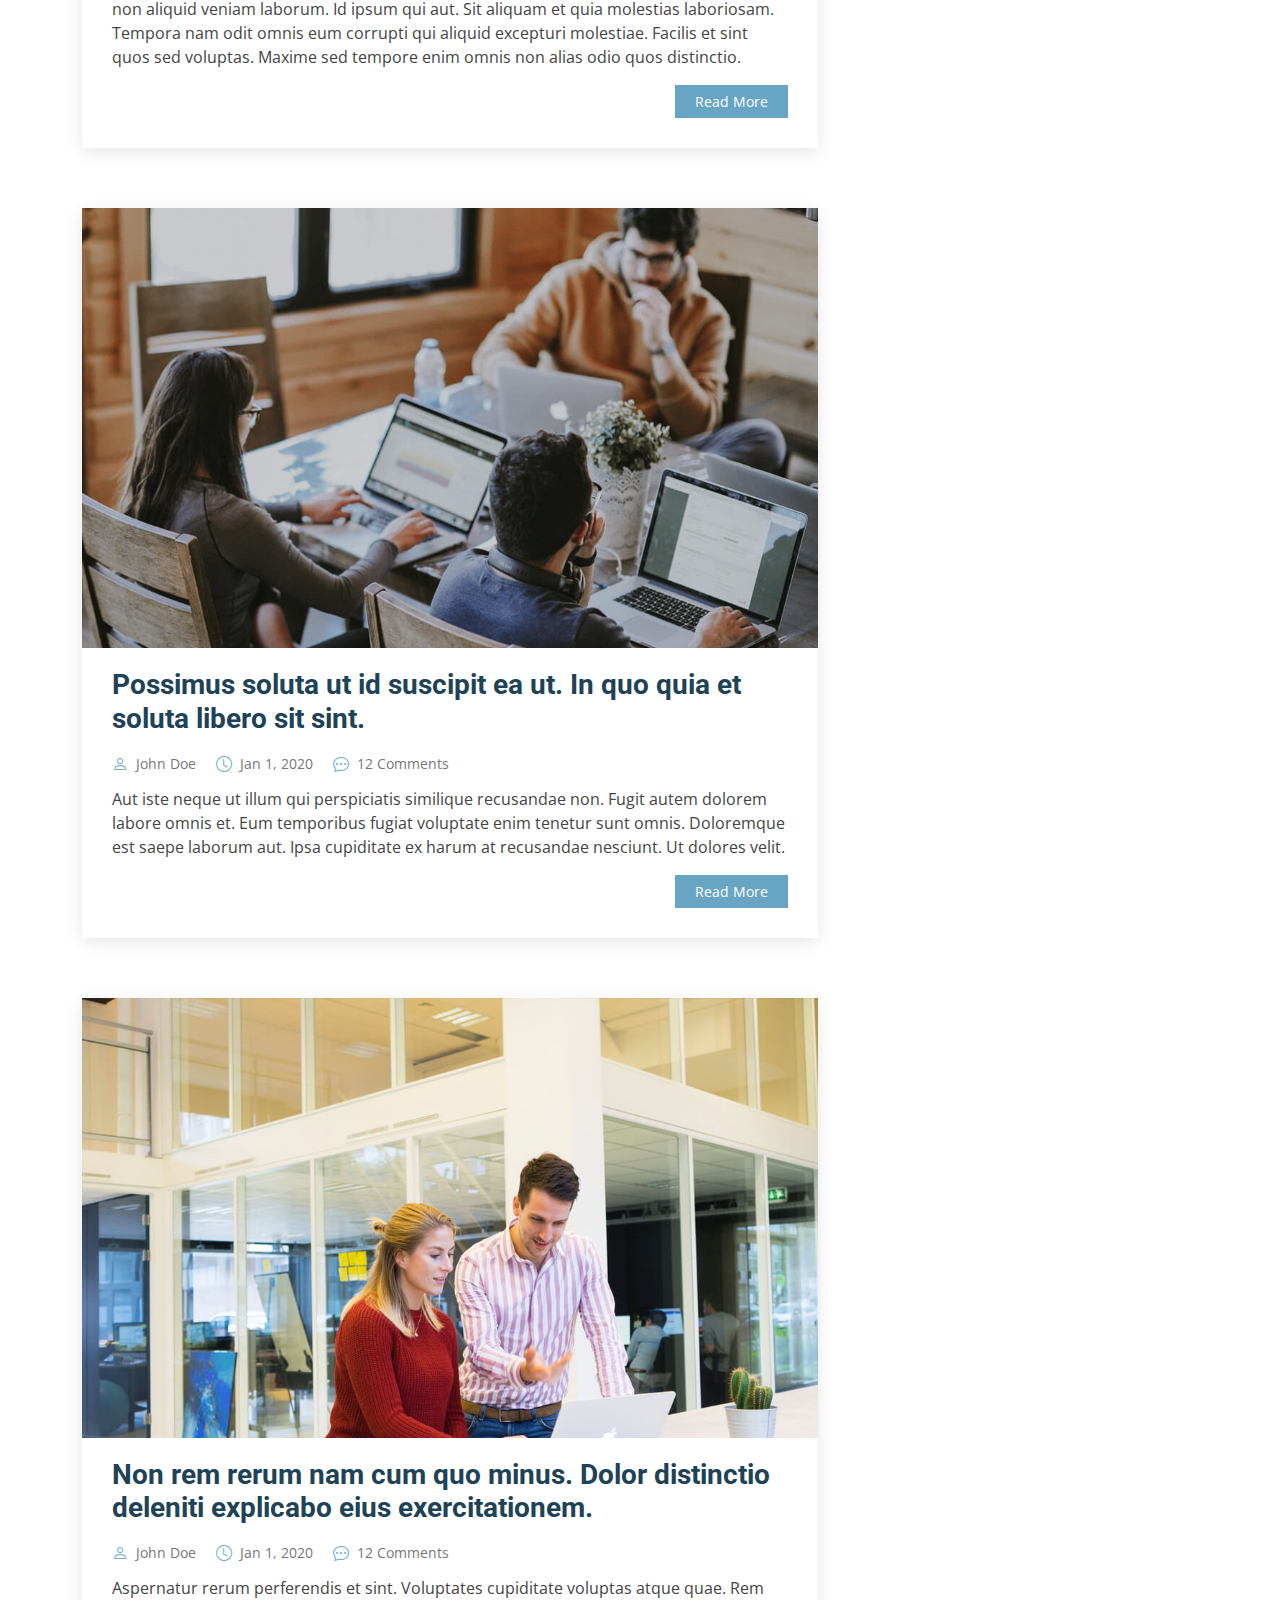
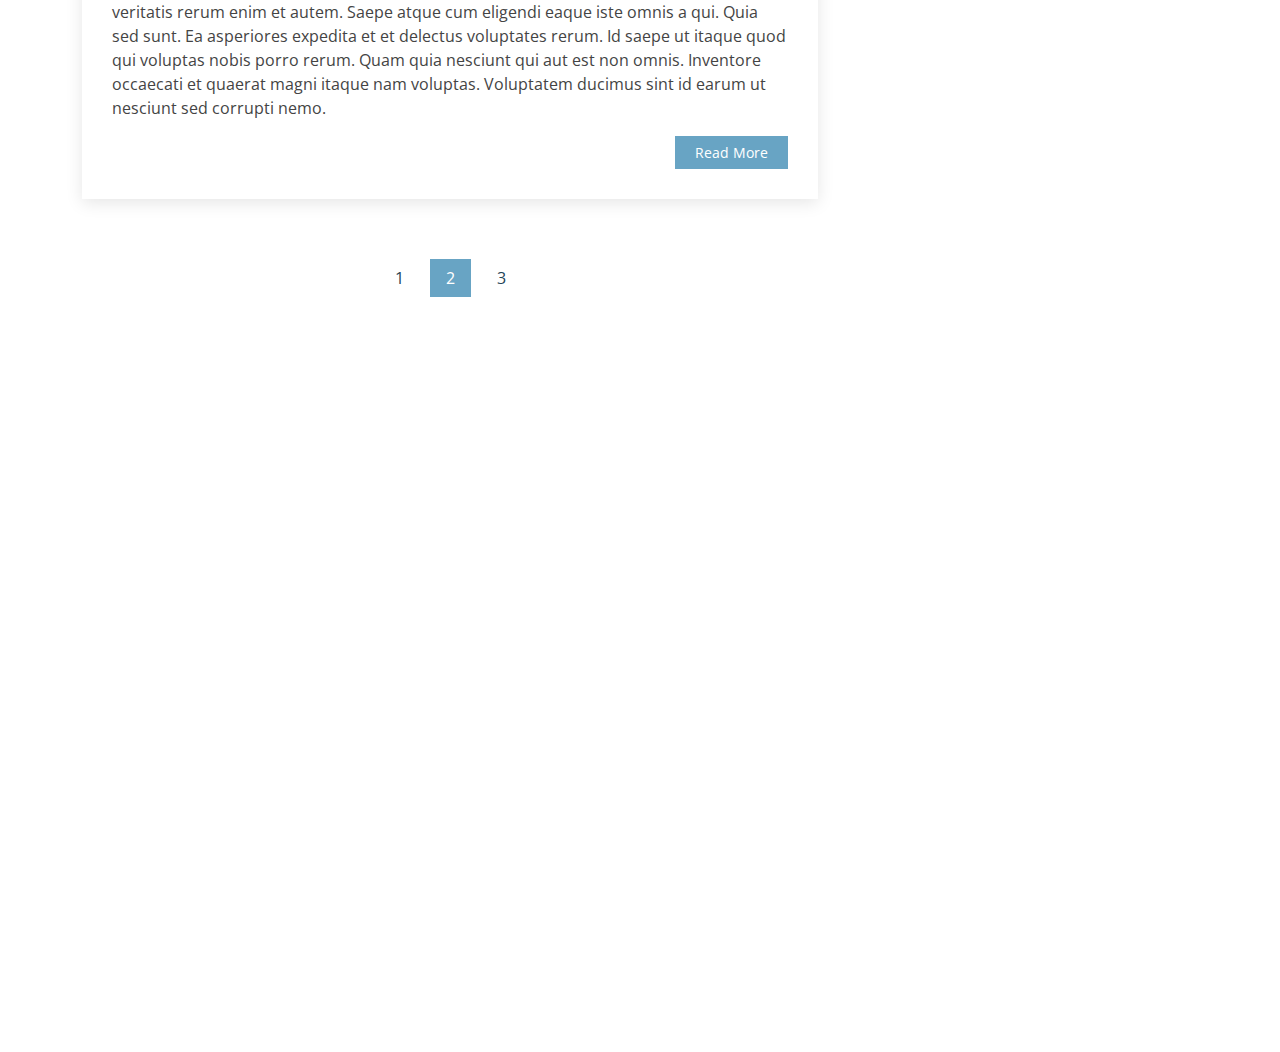
<file: blog.html>
<!DOCTYPE html>
<html lang="en">

<head>
  <meta charset="utf-8">
  <meta content="width=device-width, initial-scale=1.0" name="viewport">

  <title>Blog - Moderna Bootstrap Template</title>
  <meta content="" name="description">
  <meta content="" name="keywords">

  <!-- Favicons -->
  <link href="assets/img/favicon.png" rel="icon">
  <link href="assets/img/apple-touch-icon.png" rel="apple-touch-icon">

  <!-- Google Fonts -->
  <link href="https://fonts.googleapis.com/css?family=Open+Sans:300,300i,400,400i,600,600i,700,700i|Roboto:300,300i,400,400i,500,500i,700,700i&display=swap" rel="stylesheet">

  <!-- Vendor CSS Files -->
  <link href="assets/vendor/animate.css/animate.min.css" rel="stylesheet">
  <link href="assets/vendor/aos/aos.css" rel="stylesheet">
  <link href="assets/vendor/bootstrap/css/bootstrap.min.css" rel="stylesheet">
  <link href="assets/vendor/bootstrap-icons/bootstrap-icons.css" rel="stylesheet">
  <link href="assets/vendor/boxicons/css/boxicons.min.css" rel="stylesheet">
  <link href="assets/vendor/glightbox/css/glightbox.min.css" rel="stylesheet">
  <link href="assets/vendor/swiper/swiper-bundle.min.css" rel="stylesheet">

  <!-- Template Main CSS File -->
  <link href="assets/css/style.css" rel="stylesheet">

  <!-- =======================================================
  * Template Name: Moderna
  * Template URL: https://bootstrapmade.com/free-bootstrap-template-corporate-moderna/
  * Updated: Mar 17 2024 with Bootstrap v5.3.3
  * Author: BootstrapMade.com
  * License: https://bootstrapmade.com/license/
  ======================================================== -->
</head>

<body>

  <!-- ======= Header ======= -->
  <header id="header" class="fixed-top d-flex align-items-center ">
    <div class="container d-flex justify-content-between align-items-center">

      <div class="logo">
        <h1 class="text-light"><a href="index.html"><span>Moderna</span></a></h1>
        <!-- Uncomment below if you prefer to use an image logo -->
        <!-- <a href="index.html"><img src="assets/img/logo.png" alt="" class="img-fluid"></a>-->
      </div>

      <nav id="navbar" class="navbar">
        <ul>
          <li><a class="" href="index.html">Home</a></li>
          <li><a href="about.html">About</a></li>
          <li><a href="services.html">Services</a></li>
          <li><a href="portfolio.html">Portfolio</a></li>
          <li><a href="team.html">Team</a></li>
          <li><a class="active" href="blog.html">Blog</a></li>
          <li class="dropdown"><a href="#"><span>Drop Down</span> <i class="bi bi-chevron-down"></i></a>
            <ul>
              <li><a href="#">Drop Down 1</a></li>
              <li class="dropdown"><a href="#"><span>Deep Drop Down</span> <i class="bi bi-chevron-right"></i></a>
                <ul>
                  <li><a href="#">Deep Drop Down 1</a></li>
                  <li><a href="#">Deep Drop Down 2</a></li>
                  <li><a href="#">Deep Drop Down 3</a></li>
                  <li><a href="#">Deep Drop Down 4</a></li>
                  <li><a href="#">Deep Drop Down 5</a></li>
                </ul>
              </li>
              <li><a href="#">Drop Down 2</a></li>
              <li><a href="#">Drop Down 3</a></li>
              <li><a href="#">Drop Down 4</a></li>
            </ul>
          </li>
          <li><a href="contact.html">Contact Us</a></li>
        </ul>
        <i class="bi bi-list mobile-nav-toggle"></i>
      </nav><!-- .navbar -->

    </div>
  </header><!-- End Header -->

  <main id="main">

    <!-- ======= Blog Section ======= -->
    <section class="breadcrumbs">
      <div class="container">

        <div class="d-flex justify-content-between align-items-center">
          <h2>Blog</h2>

          <ol>
            <li><a href="index.html">Home</a></li>
            <li>Blog</li>
          </ol>
        </div>

      </div>
    </section><!-- End Blog Section -->

    <!-- ======= Blog Section ======= -->
    <section id="blog" class="blog">
      <div class="container" data-aos="fade-up">

        <div class="row">

          <div class="col-lg-8 entries">

            <article class="entry">

              <div class="entry-img">
                <img src="assets/img/blog/blog-1.jpg" alt="" class="img-fluid">
              </div>

              <h2 class="entry-title">
                <a href="blog-single.html">Dolorum optio tempore voluptas dignissimos cumque fuga qui quibusdam quia</a>
              </h2>

              <div class="entry-meta">
                <ul>
                  <li class="d-flex align-items-center"><i class="bi bi-person"></i> <a href="blog-single.html">John Doe</a></li>
                  <li class="d-flex align-items-center"><i class="bi bi-clock"></i> <a href="blog-single.html"><time datetime="2020-01-01">Jan 1, 2020</time></a></li>
                  <li class="d-flex align-items-center"><i class="bi bi-chat-dots"></i> <a href="blog-single.html">12 Comments</a></li>
                </ul>
              </div>

              <div class="entry-content">
                <p>
                  Similique neque nam consequuntur ad non maxime aliquam quas. Quibusdam animi praesentium. Aliquam et laboriosam eius aut nostrum quidem aliquid dicta.
                  Et eveniet enim. Qui velit est ea dolorem doloremque deleniti aperiam unde soluta. Est cum et quod quos aut ut et sit sunt. Voluptate porro consequatur assumenda perferendis dolore.
                </p>
                <div class="read-more">
                  <a href="blog-single.html">Read More</a>
                </div>
              </div>

            </article><!-- End blog entry -->

            <article class="entry">

              <div class="entry-img">
                <img src="assets/img/blog/blog-2.jpg" alt="" class="img-fluid">
              </div>

              <h2 class="entry-title">
                <a href="blog-single.html">Nisi magni odit consequatur autem nulla dolorem</a>
              </h2>

              <div class="entry-meta">
                <ul>
                  <li class="d-flex align-items-center"><i class="bi bi-person"></i> <a href="blog-single.html">John Doe</a></li>
                  <li class="d-flex align-items-center"><i class="bi bi-clock"></i> <a href="blog-single.html"><time datetime="2020-01-01">Jan 1, 2020</time></a></li>
                  <li class="d-flex align-items-center"><i class="bi bi-chat-dots"></i> <a href="blog-single.html">12 Comments</a></li>
                </ul>
              </div>

              <div class="entry-content">
                <p>
                  Incidunt voluptate sit temporibus aperiam. Quia vitae aut sint ullam quis illum voluptatum et. Quo libero rerum voluptatem pariatur nam.
                  Ad impedit qui officiis est in non aliquid veniam laborum. Id ipsum qui aut. Sit aliquam et quia molestias laboriosam. Tempora nam odit omnis eum corrupti qui aliquid excepturi molestiae. Facilis et sint quos sed voluptas. Maxime sed tempore enim omnis non alias odio quos distinctio.
                </p>
                <div class="read-more">
                  <a href="blog-single.html">Read More</a>
                </div>
              </div>

            </article><!-- End blog entry -->

            <article class="entry">

              <div class="entry-img">
                <img src="assets/img/blog/blog-3.jpg" alt="" class="img-fluid">
              </div>

              <h2 class="entry-title">
                <a href="blog-single.html">Possimus soluta ut id suscipit ea ut. In quo quia et soluta libero sit sint.</a>
              </h2>

              <div class="entry-meta">
                <ul>
                  <li class="d-flex align-items-center"><i class="bi bi-person"></i> <a href="blog-single.html">John Doe</a></li>
                  <li class="d-flex align-items-center"><i class="bi bi-clock"></i> <a href="blog-single.html"><time datetime="2020-01-01">Jan 1, 2020</time></a></li>
                  <li class="d-flex align-items-center"><i class="bi bi-chat-dots"></i> <a href="blog-single.html">12 Comments</a></li>
                </ul>
              </div>

              <div class="entry-content">
                <p>
                  Aut iste neque ut illum qui perspiciatis similique recusandae non. Fugit autem dolorem labore omnis et. Eum temporibus fugiat voluptate enim tenetur sunt omnis.
                  Doloremque est saepe laborum aut. Ipsa cupiditate ex harum at recusandae nesciunt. Ut dolores velit.
                </p>
                <div class="read-more">
                  <a href="blog-single.html">Read More</a>
                </div>
              </div>

            </article><!-- End blog entry -->

            <article class="entry">

              <div class="entry-img">
                <img src="assets/img/blog/blog-4.jpg" alt="" class="img-fluid">
              </div>

              <h2 class="entry-title">
                <a href="blog-single.html">Non rem rerum nam cum quo minus. Dolor distinctio deleniti explicabo eius exercitationem.</a>
              </h2>

              <div class="entry-meta">
                <ul>
                  <li class="d-flex align-items-center"><i class="bi bi-person"></i> <a href="blog-single.html">John Doe</a></li>
                  <li class="d-flex align-items-center"><i class="bi bi-clock"></i> <a href="blog-single.html"><time datetime="2020-01-01">Jan 1, 2020</time></a></li>
                  <li class="d-flex align-items-center"><i class="bi bi-chat-dots"></i> <a href="blog-single.html">12 Comments</a></li>
                </ul>
              </div>

              <div class="entry-content">
                <p>
                  Aspernatur rerum perferendis et sint. Voluptates cupiditate voluptas atque quae. Rem veritatis rerum enim et autem. Saepe atque cum eligendi eaque iste omnis a qui.
                  Quia sed sunt. Ea asperiores expedita et et delectus voluptates rerum. Id saepe ut itaque quod qui voluptas nobis porro rerum. Quam quia nesciunt qui aut est non omnis. Inventore occaecati et quaerat magni itaque nam voluptas. Voluptatem ducimus sint id earum ut nesciunt sed corrupti nemo.
                </p>
                <div class="read-more">
                  <a href="blog-single.html">Read More</a>
                </div>
              </div>

            </article><!-- End blog entry -->

            <div class="blog-pagination">
              <ul class="justify-content-center">
                <li><a href="#">1</a></li>
                <li class="active"><a href="#">2</a></li>
                <li><a href="#">3</a></li>
              </ul>
            </div>

          </div><!-- End blog entries list -->

          <div class="col-lg-4">

            <div class="sidebar">

              <h3 class="sidebar-title">Search</h3>
              <div class="sidebar-item search-form">
                <form action="">
                  <input type="text">
                  <button type="submit"><i class="bi bi-search"></i></button>
                </form>
              </div><!-- End sidebar search formn-->

              <h3 class="sidebar-title">Categories</h3>
              <div class="sidebar-item categories">
                <ul>
                  <li><a href="#">General <span>(25)</span></a></li>
                  <li><a href="#">Lifestyle <span>(12)</span></a></li>
                  <li><a href="#">Travel <span>(5)</span></a></li>
                  <li><a href="#">Design <span>(22)</span></a></li>
                  <li><a href="#">Creative <span>(8)</span></a></li>
                  <li><a href="#">Educaion <span>(14)</span></a></li>
                </ul>
              </div><!-- End sidebar categories-->

              <h3 class="sidebar-title">Recent Posts</h3>
              <div class="sidebar-item recent-posts">
                <div class="post-item clearfix">
                  <img src="assets/img/blog/blog-recent-1.jpg" alt="">
                  <h4><a href="blog-single.html">Nihil blanditiis at in nihil autem</a></h4>
                  <time datetime="2020-01-01">Jan 1, 2020</time>
                </div>

                <div class="post-item clearfix">
                  <img src="assets/img/blog/blog-recent-2.jpg" alt="">
                  <h4><a href="blog-single.html">Quidem autem et impedit</a></h4>
                  <time datetime="2020-01-01">Jan 1, 2020</time>
                </div>

                <div class="post-item clearfix">
                  <img src="assets/img/blog/blog-recent-3.jpg" alt="">
                  <h4><a href="blog-single.html">Id quia et et ut maxime similique occaecati ut</a></h4>
                  <time datetime="2020-01-01">Jan 1, 2020</time>
                </div>

                <div class="post-item clearfix">
                  <img src="assets/img/blog/blog-recent-4.jpg" alt="">
                  <h4><a href="blog-single.html">Laborum corporis quo dara net para</a></h4>
                  <time datetime="2020-01-01">Jan 1, 2020</time>
                </div>

                <div class="post-item clearfix">
                  <img src="assets/img/blog/blog-recent-5.jpg" alt="">
                  <h4><a href="blog-single.html">Et dolores corrupti quae illo quod dolor</a></h4>
                  <time datetime="2020-01-01">Jan 1, 2020</time>
                </div>

              </div><!-- End sidebar recent posts-->

              <h3 class="sidebar-title">Tags</h3>
              <div class="sidebar-item tags">
                <ul>
                  <li><a href="#">App</a></li>
                  <li><a href="#">IT</a></li>
                  <li><a href="#">Business</a></li>
                  <li><a href="#">Mac</a></li>
                  <li><a href="#">Design</a></li>
                  <li><a href="#">Office</a></li>
                  <li><a href="#">Creative</a></li>
                  <li><a href="#">Studio</a></li>
                  <li><a href="#">Smart</a></li>
                  <li><a href="#">Tips</a></li>
                  <li><a href="#">Marketing</a></li>
                </ul>
              </div><!-- End sidebar tags-->

            </div><!-- End sidebar -->

          </div><!-- End blog sidebar -->

        </div>

      </div>
    </section><!-- End Blog Section -->

  </main><!-- End #main -->

  <!-- ======= Footer ======= -->
  <footer id="footer" data-aos="fade-up" data-aos-easing="ease-in-out" data-aos-duration="500">

    <div class="footer-newsletter">
      <div class="container">
        <div class="row">
          <div class="col-lg-6">
            <h4>Our Newsletter</h4>
            <p>Tamen quem nulla quae legam multos aute sint culpa legam noster magna</p>
          </div>
          <div class="col-lg-6">
            <form action="" method="post">
              <input type="email" name="email"><input type="submit" value="Subscribe">
            </form>
          </div>
        </div>
      </div>
    </div>

    <div class="footer-top">
      <div class="container">
        <div class="row">

          <div class="col-lg-3 col-md-6 footer-links">
            <h4>Useful Links</h4>
            <ul>
              <li><i class="bx bx-chevron-right"></i> <a href="#">Home</a></li>
              <li><i class="bx bx-chevron-right"></i> <a href="#">About us</a></li>
              <li><i class="bx bx-chevron-right"></i> <a href="#">Services</a></li>
              <li><i class="bx bx-chevron-right"></i> <a href="#">Terms of service</a></li>
              <li><i class="bx bx-chevron-right"></i> <a href="#">Privacy policy</a></li>
            </ul>
          </div>

          <div class="col-lg-3 col-md-6 footer-links">
            <h4>Our Services</h4>
            <ul>
              <li><i class="bx bx-chevron-right"></i> <a href="#">Web Design</a></li>
              <li><i class="bx bx-chevron-right"></i> <a href="#">Web Development</a></li>
              <li><i class="bx bx-chevron-right"></i> <a href="#">Product Management</a></li>
              <li><i class="bx bx-chevron-right"></i> <a href="#">Marketing</a></li>
              <li><i class="bx bx-chevron-right"></i> <a href="#">Graphic Design</a></li>
            </ul>
          </div>

          <div class="col-lg-3 col-md-6 footer-contact">
            <h4>Contact Us</h4>
            <p>
              A108 Adam Street <br>
              New York, NY 535022<br>
              United States <br><br>
              <strong>Phone:</strong> +1 5589 55488 55<br>
              <strong>Email:</strong> info@example.com<br>
            </p>

          </div>

          <div class="col-lg-3 col-md-6 footer-info">
            <h3>About Moderna</h3>
            <p>Cras fermentum odio eu feugiat lide par naso tierra. Justo eget nada terra videa magna derita valies darta donna mare fermentum iaculis eu non diam phasellus.</p>
            <div class="social-links mt-3">
              <a href="#" class="twitter"><i class="bx bxl-twitter"></i></a>
              <a href="#" class="facebook"><i class="bx bxl-facebook"></i></a>
              <a href="#" class="instagram"><i class="bx bxl-instagram"></i></a>
              <a href="#" class="linkedin"><i class="bx bxl-linkedin"></i></a>
            </div>
          </div>

        </div>
      </div>
    </div>

    <div class="container">
      <div class="copyright">
        &copy; Copyright <strong><span>Moderna</span></strong>. All Rights Reserved
      </div>
      <div class="credits">
        <!-- All the links in the footer should remain intact. -->
        <!-- You can delete the links only if you purchased the pro version. -->
        <!-- Licensing information: https://bootstrapmade.com/license/ -->
        <!-- Purchase the pro version with working PHP/AJAX contact form: https://bootstrapmade.com/free-bootstrap-template-corporate-moderna/ -->
        Designed by <a href="https://bootstrapmade.com/">BootstrapMade</a>
      </div>
    </div>
  </footer><!-- End Footer -->

  <a href="#" class="back-to-top d-flex align-items-center justify-content-center"><i class="bi bi-arrow-up-short"></i></a>

  <!-- Vendor JS Files -->
  <script src="assets/vendor/purecounter/purecounter_vanilla.js"></script>
  <script src="assets/vendor/aos/aos.js"></script>
  <script src="assets/vendor/bootstrap/js/bootstrap.bundle.min.js"></script>
  <script src="assets/vendor/glightbox/js/glightbox.min.js"></script>
  <script src="assets/vendor/isotope-layout/isotope.pkgd.min.js"></script>
  <script src="assets/vendor/swiper/swiper-bundle.min.js"></script>
  <script src="assets/vendor/waypoints/noframework.waypoints.js"></script>
  <script src="assets/vendor/php-email-form/validate.js"></script>

  <!-- Template Main JS File -->
  <script src="assets/js/main.js"></script>

</body>

</html>
</file>
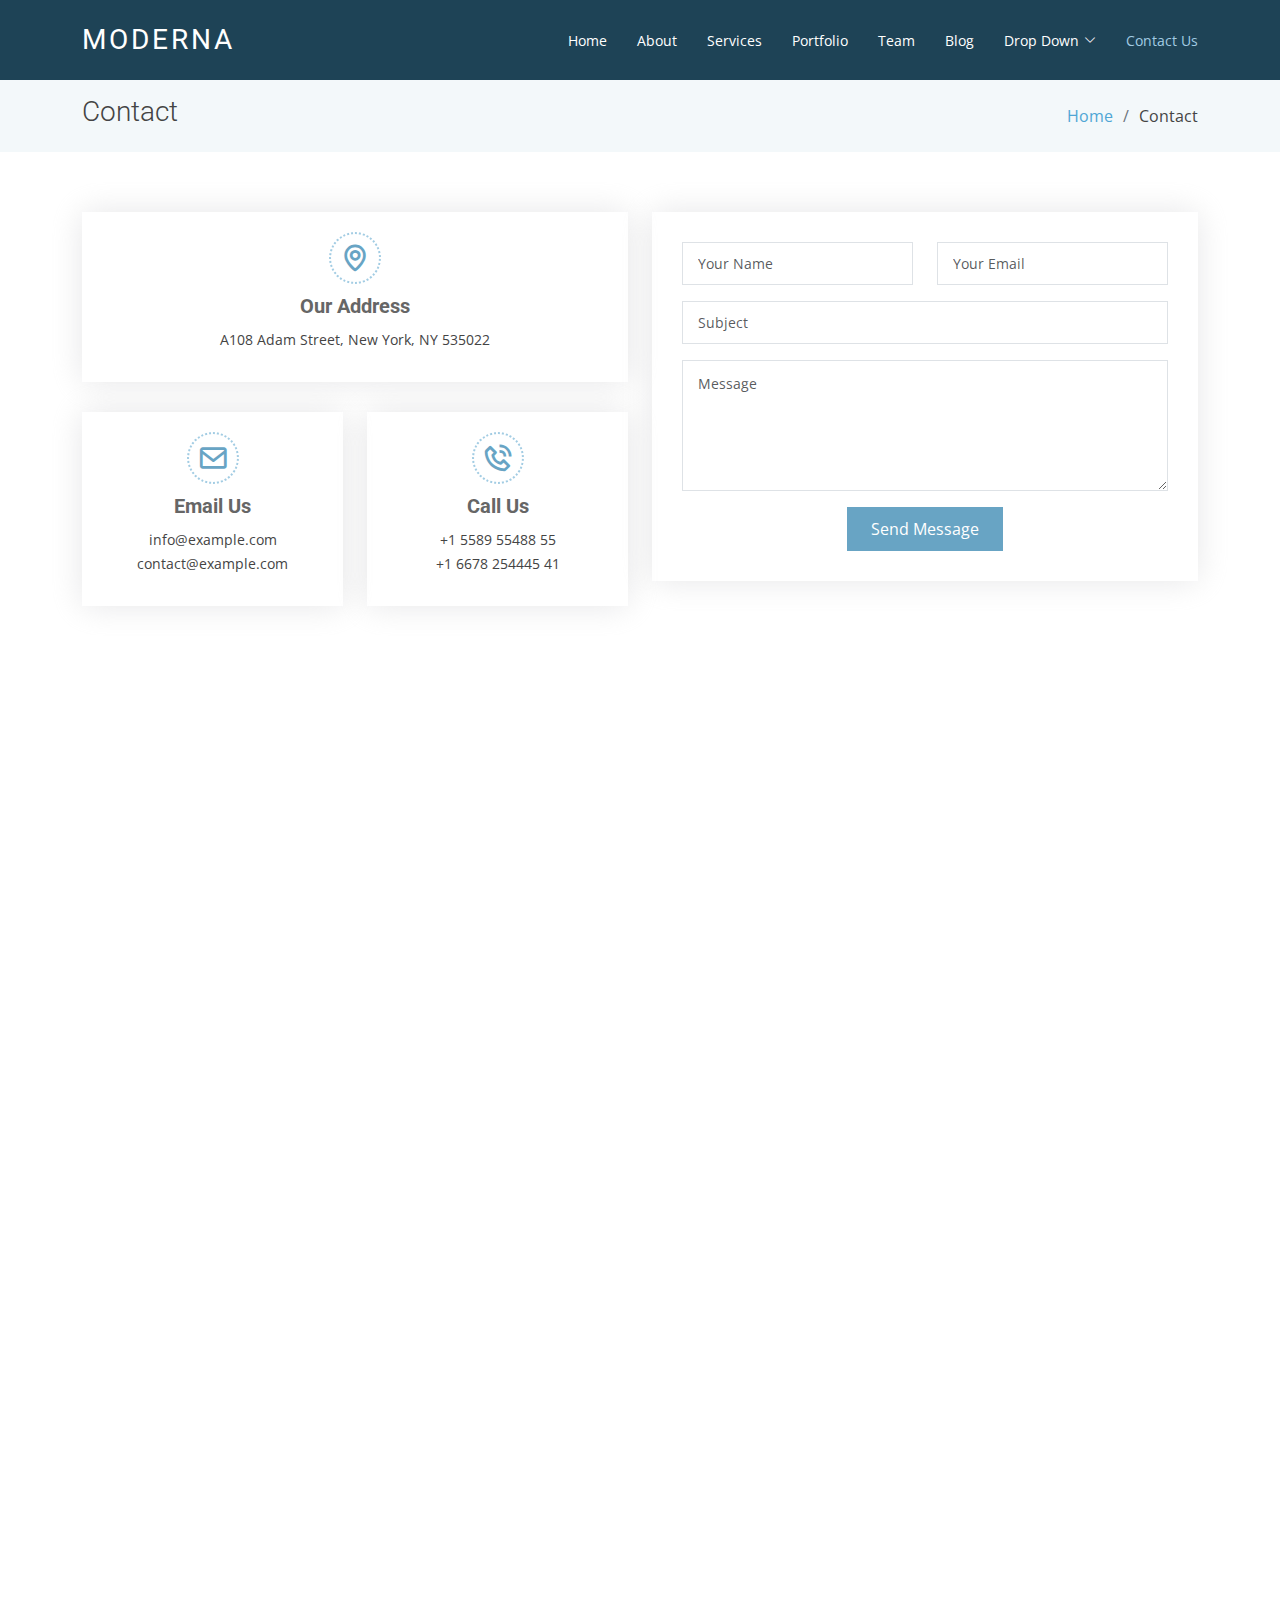
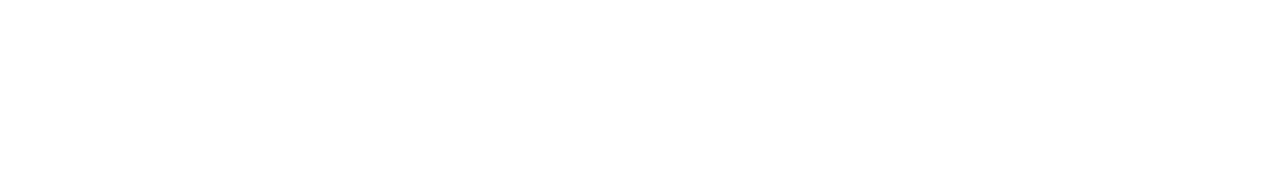
<file: contact.html>
<!DOCTYPE html>
<html lang="en">

<head>
  <meta charset="utf-8">
  <meta content="width=device-width, initial-scale=1.0" name="viewport">

  <title>Contact - Moderna Bootstrap Template</title>
  <meta content="" name="description">
  <meta content="" name="keywords">

  <!-- Favicons -->
  <link href="assets/img/favicon.png" rel="icon">
  <link href="assets/img/apple-touch-icon.png" rel="apple-touch-icon">

  <!-- Google Fonts -->
  <link href="https://fonts.googleapis.com/css?family=Open+Sans:300,300i,400,400i,600,600i,700,700i|Roboto:300,300i,400,400i,500,500i,700,700i&display=swap" rel="stylesheet">

  <!-- Vendor CSS Files -->
  <link href="assets/vendor/animate.css/animate.min.css" rel="stylesheet">
  <link href="assets/vendor/aos/aos.css" rel="stylesheet">
  <link href="assets/vendor/bootstrap/css/bootstrap.min.css" rel="stylesheet">
  <link href="assets/vendor/bootstrap-icons/bootstrap-icons.css" rel="stylesheet">
  <link href="assets/vendor/boxicons/css/boxicons.min.css" rel="stylesheet">
  <link href="assets/vendor/glightbox/css/glightbox.min.css" rel="stylesheet">
  <link href="assets/vendor/swiper/swiper-bundle.min.css" rel="stylesheet">

  <!-- Template Main CSS File -->
  <link href="assets/css/style.css" rel="stylesheet">

  <!-- =======================================================
  * Template Name: Moderna
  * Template URL: https://bootstrapmade.com/free-bootstrap-template-corporate-moderna/
  * Updated: Mar 17 2024 with Bootstrap v5.3.3
  * Author: BootstrapMade.com
  * License: https://bootstrapmade.com/license/
  ======================================================== -->
</head>

<body>

  <!-- ======= Header ======= -->
  <header id="header" class="fixed-top d-flex align-items-center ">
    <div class="container d-flex justify-content-between align-items-center">

      <div class="logo">
        <h1 class="text-light"><a href="index.html"><span>Moderna</span></a></h1>
        <!-- Uncomment below if you prefer to use an image logo -->
        <!-- <a href="index.html"><img src="assets/img/logo.png" alt="" class="img-fluid"></a>-->
      </div>

      <nav id="navbar" class="navbar">
        <ul>
          <li><a class="" href="index.html">Home</a></li>
          <li><a href="about.html">About</a></li>
          <li><a href="services.html">Services</a></li>
          <li><a href="portfolio.html">Portfolio</a></li>
          <li><a href="team.html">Team</a></li>
          <li><a href="blog.html">Blog</a></li>
          <li class="dropdown"><a href="#"><span>Drop Down</span> <i class="bi bi-chevron-down"></i></a>
            <ul>
              <li><a href="#">Drop Down 1</a></li>
              <li class="dropdown"><a href="#"><span>Deep Drop Down</span> <i class="bi bi-chevron-right"></i></a>
                <ul>
                  <li><a href="#">Deep Drop Down 1</a></li>
                  <li><a href="#">Deep Drop Down 2</a></li>
                  <li><a href="#">Deep Drop Down 3</a></li>
                  <li><a href="#">Deep Drop Down 4</a></li>
                  <li><a href="#">Deep Drop Down 5</a></li>
                </ul>
              </li>
              <li><a href="#">Drop Down 2</a></li>
              <li><a href="#">Drop Down 3</a></li>
              <li><a href="#">Drop Down 4</a></li>
            </ul>
          </li>
          <li><a class="active" href="contact.html">Contact Us</a></li>
        </ul>
        <i class="bi bi-list mobile-nav-toggle"></i>
      </nav><!-- .navbar -->

    </div>
  </header><!-- End Header -->

  <main id="main">

    <!-- ======= Contact Section ======= -->
    <section class="breadcrumbs">
      <div class="container">

        <div class="d-flex justify-content-between align-items-center">
          <h2>Contact</h2>
          <ol>
            <li><a href="index.html">Home</a></li>
            <li>Contact</li>
          </ol>
        </div>

      </div>
    </section><!-- End Contact Section -->

    <!-- ======= Contact Section ======= -->
    <section class="contact" data-aos="fade-up" data-aos-easing="ease-in-out" data-aos-duration="500">
      <div class="container">

        <div class="row">

          <div class="col-lg-6">

            <div class="row">
              <div class="col-md-12">
                <div class="info-box">
                  <i class="bx bx-map"></i>
                  <h3>Our Address</h3>
                  <p>A108 Adam Street, New York, NY 535022</p>
                </div>
              </div>
              <div class="col-md-6">
                <div class="info-box">
                  <i class="bx bx-envelope"></i>
                  <h3>Email Us</h3>
                  <p>info@example.com<br>contact@example.com</p>
                </div>
              </div>
              <div class="col-md-6">
                <div class="info-box">
                  <i class="bx bx-phone-call"></i>
                  <h3>Call Us</h3>
                  <p>+1 5589 55488 55<br>+1 6678 254445 41</p>
                </div>
              </div>
            </div>

          </div>

          <div class="col-lg-6">
            <form action="forms/contact.php" method="post" role="form" class="php-email-form">
              <div class="row">
                <div class="col-md-6 form-group">
                  <input type="text" name="name" class="form-control" id="name" placeholder="Your Name" required>
                </div>
                <div class="col-md-6 form-group mt-3 mt-md-0">
                  <input type="email" class="form-control" name="email" id="email" placeholder="Your Email" required>
                </div>
              </div>
              <div class="form-group mt-3">
                <input type="text" class="form-control" name="subject" id="subject" placeholder="Subject" required>
              </div>
              <div class="form-group mt-3">
                <textarea class="form-control" name="message" rows="5" placeholder="Message" required></textarea>
              </div>
              <div class="my-3">
                <div class="loading">Loading</div>
                <div class="error-message"></div>
                <div class="sent-message">Your message has been sent. Thank you!</div>
              </div>
              <div class="text-center"><button type="submit">Send Message</button></div>
            </form>
          </div>

        </div>

      </div>
    </section><!-- End Contact Section -->

    <!-- ======= Map Section ======= -->
    <section class="map mt-2">
      <div class="container-fluid p-0">
        <iframe src="https://www.google.com/maps/embed?pb=!1m18!1m12!1m3!1d3024.2219901290355!2d-74.00369368400567!3d40.71312937933185!2m3!1f0!2f0!3f0!3m2!1i1024!2i768!4f13.1!3m3!1m2!1s0x89c25a23e28c1191%3A0x49f75d3281df052a!2s150%20Park%20Row%2C%20New%20York%2C%20NY%2010007%2C%20USA!5e0!3m2!1sen!2sbg!4v1579767901424!5m2!1sen!2sbg" frameborder="0" style="border:0;" allowfullscreen=""></iframe>
      </div>
    </section><!-- End Map Section -->

  </main><!-- End #main -->

  <!-- ======= Footer ======= -->
  <footer id="footer" data-aos="fade-up" data-aos-easing="ease-in-out" data-aos-duration="500">

    <div class="footer-newsletter">
      <div class="container">
        <div class="row">
          <div class="col-lg-6">
            <h4>Our Newsletter</h4>
            <p>Tamen quem nulla quae legam multos aute sint culpa legam noster magna</p>
          </div>
          <div class="col-lg-6">
            <form action="" method="post">
              <input type="email" name="email"><input type="submit" value="Subscribe">
            </form>
          </div>
        </div>
      </div>
    </div>

    <div class="footer-top">
      <div class="container">
        <div class="row">

          <div class="col-lg-3 col-md-6 footer-links">
            <h4>Useful Links</h4>
            <ul>
              <li><i class="bx bx-chevron-right"></i> <a href="#">Home</a></li>
              <li><i class="bx bx-chevron-right"></i> <a href="#">About us</a></li>
              <li><i class="bx bx-chevron-right"></i> <a href="#">Services</a></li>
              <li><i class="bx bx-chevron-right"></i> <a href="#">Terms of service</a></li>
              <li><i class="bx bx-chevron-right"></i> <a href="#">Privacy policy</a></li>
            </ul>
          </div>

          <div class="col-lg-3 col-md-6 footer-links">
            <h4>Our Services</h4>
            <ul>
              <li><i class="bx bx-chevron-right"></i> <a href="#">Web Design</a></li>
              <li><i class="bx bx-chevron-right"></i> <a href="#">Web Development</a></li>
              <li><i class="bx bx-chevron-right"></i> <a href="#">Product Management</a></li>
              <li><i class="bx bx-chevron-right"></i> <a href="#">Marketing</a></li>
              <li><i class="bx bx-chevron-right"></i> <a href="#">Graphic Design</a></li>
            </ul>
          </div>

          <div class="col-lg-3 col-md-6 footer-contact">
            <h4>Contact Us</h4>
            <p>
              A108 Adam Street <br>
              New York, NY 535022<br>
              United States <br><br>
              <strong>Phone:</strong> +1 5589 55488 55<br>
              <strong>Email:</strong> info@example.com<br>
            </p>

          </div>

          <div class="col-lg-3 col-md-6 footer-info">
            <h3>About Moderna</h3>
            <p>Cras fermentum odio eu feugiat lide par naso tierra. Justo eget nada terra videa magna derita valies darta donna mare fermentum iaculis eu non diam phasellus.</p>
            <div class="social-links mt-3">
              <a href="#" class="twitter"><i class="bx bxl-twitter"></i></a>
              <a href="#" class="facebook"><i class="bx bxl-facebook"></i></a>
              <a href="#" class="instagram"><i class="bx bxl-instagram"></i></a>
              <a href="#" class="linkedin"><i class="bx bxl-linkedin"></i></a>
            </div>
          </div>

        </div>
      </div>
    </div>

    <div class="container">
      <div class="copyright">
        &copy; Copyright <strong><span>Moderna</span></strong>. All Rights Reserved
      </div>
      <div class="credits">
        <!-- All the links in the footer should remain intact. -->
        <!-- You can delete the links only if you purchased the pro version. -->
        <!-- Licensing information: https://bootstrapmade.com/license/ -->
        <!-- Purchase the pro version with working PHP/AJAX contact form: https://bootstrapmade.com/free-bootstrap-template-corporate-moderna/ -->
        Designed by <a href="https://bootstrapmade.com/">BootstrapMade</a>
      </div>
    </div>
  </footer><!-- End Footer -->

  <a href="#" class="back-to-top d-flex align-items-center justify-content-center"><i class="bi bi-arrow-up-short"></i></a>

  <!-- Vendor JS Files -->
  <script src="assets/vendor/purecounter/purecounter_vanilla.js"></script>
  <script src="assets/vendor/aos/aos.js"></script>
  <script src="assets/vendor/bootstrap/js/bootstrap.bundle.min.js"></script>
  <script src="assets/vendor/glightbox/js/glightbox.min.js"></script>
  <script src="assets/vendor/isotope-layout/isotope.pkgd.min.js"></script>
  <script src="assets/vendor/swiper/swiper-bundle.min.js"></script>
  <script src="assets/vendor/waypoints/noframework.waypoints.js"></script>
  <script src="assets/vendor/php-email-form/validate.js"></script>

  <!-- Template Main JS File -->
  <script src="assets/js/main.js"></script>

</body>

</html>
</file>
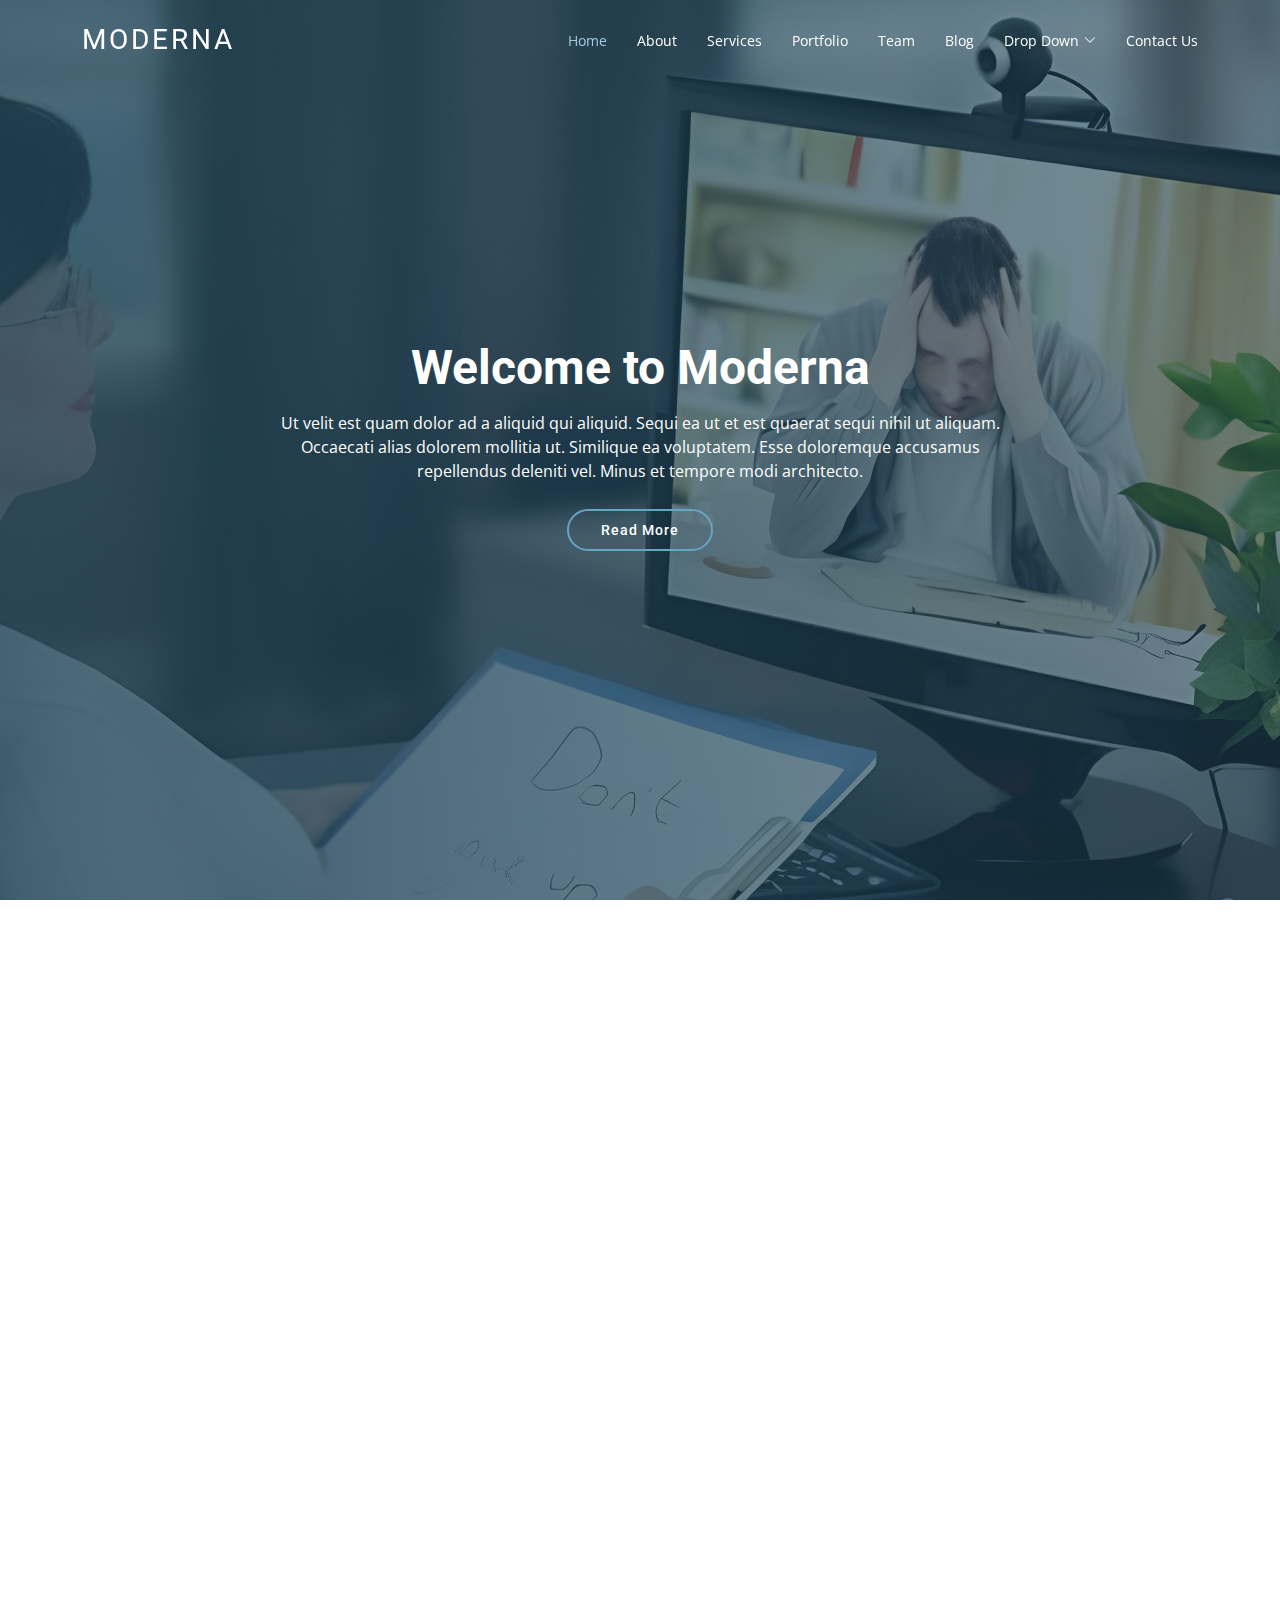
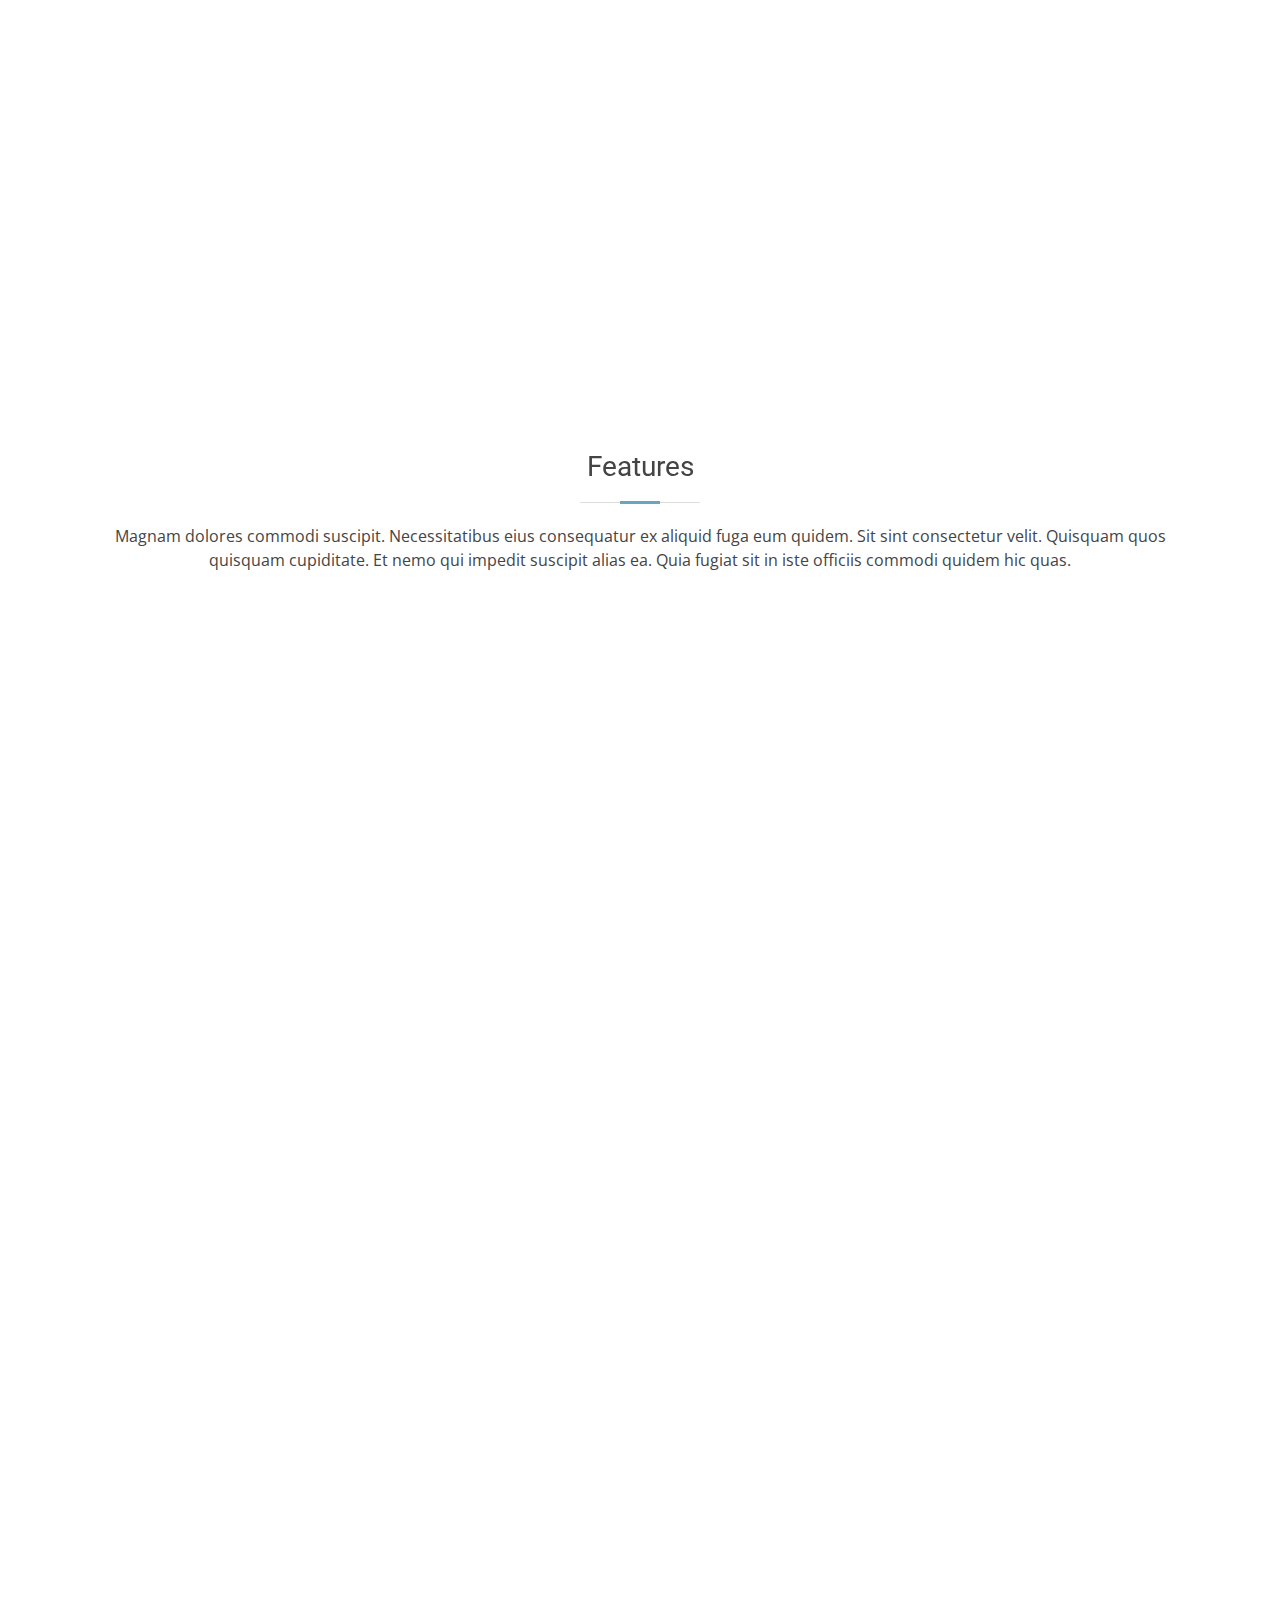
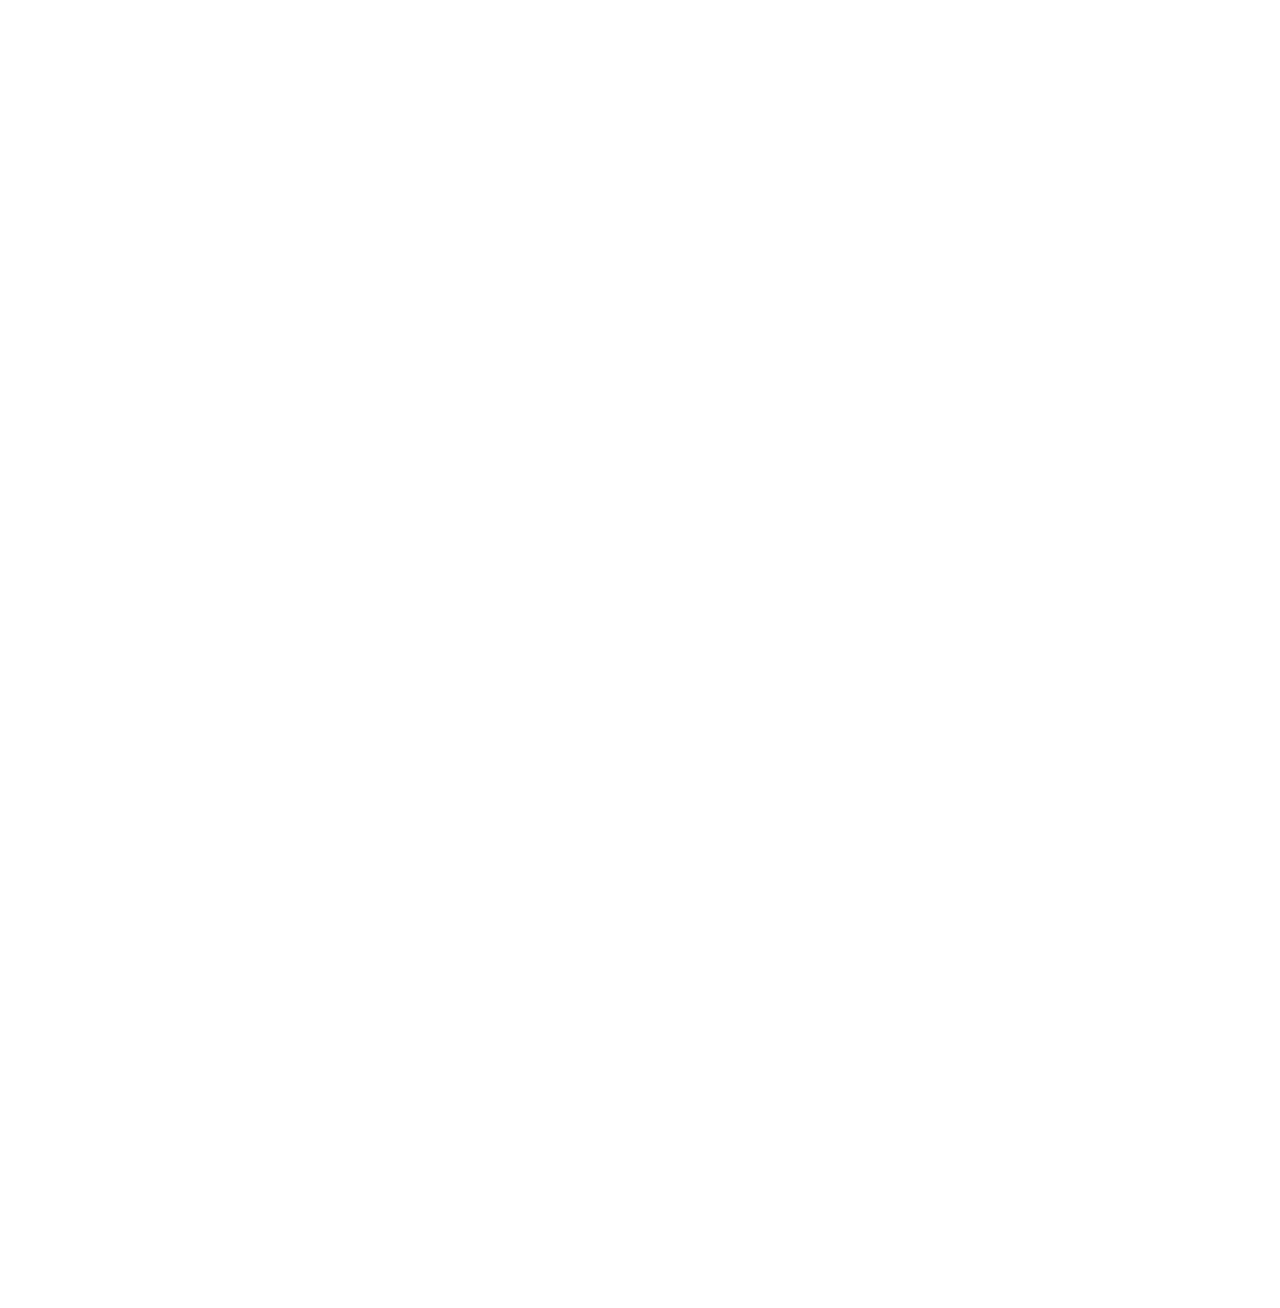
<file: index-2.html>
<!DOCTYPE html>
<html lang="en">

<head>
  <meta charset="utf-8">
  <meta content="width=device-width, initial-scale=1.0" name="viewport">

  <title>Moderna Bootstrap Template - Index 2 without slider</title>
  <meta content="" name="description">
  <meta content="" name="keywords">

  <!-- Favicons -->
  <link href="assets/img/favicon.png" rel="icon">
  <link href="assets/img/apple-touch-icon.png" rel="apple-touch-icon">

  <!-- Google Fonts -->
  <link href="https://fonts.googleapis.com/css?family=Open+Sans:300,300i,400,400i,600,600i,700,700i|Roboto:300,300i,400,400i,500,500i,700,700i&display=swap" rel="stylesheet">

  <!-- Vendor CSS Files -->
  <link href="assets/vendor/animate.css/animate.min.css" rel="stylesheet">
  <link href="assets/vendor/aos/aos.css" rel="stylesheet">
  <link href="assets/vendor/bootstrap/css/bootstrap.min.css" rel="stylesheet">
  <link href="assets/vendor/bootstrap-icons/bootstrap-icons.css" rel="stylesheet">
  <link href="assets/vendor/boxicons/css/boxicons.min.css" rel="stylesheet">
  <link href="assets/vendor/glightbox/css/glightbox.min.css" rel="stylesheet">
  <link href="assets/vendor/swiper/swiper-bundle.min.css" rel="stylesheet">

  <!-- Template Main CSS File -->
  <link href="assets/css/style.css" rel="stylesheet">

  <!-- =======================================================
  * Template Name: Moderna
  * Template URL: https://bootstrapmade.com/free-bootstrap-template-corporate-moderna/
  * Updated: Mar 17 2024 with Bootstrap v5.3.3
  * Author: BootstrapMade.com
  * License: https://bootstrapmade.com/license/
  ======================================================== -->
</head>

<body>

  <!-- ======= Header ======= -->
  <header id="header" class="fixed-top d-flex align-items-center header-transparent">
    <div class="container d-flex justify-content-between align-items-center">

      <div class="logo">
        <h1 class="text-light"><a href="index.html"><span>Moderna</span></a></h1>
        <!-- Uncomment below if you prefer to use an image logo -->
        <!-- <a href="index.html"><img src="assets/img/logo.png" alt="" class="img-fluid"></a>-->
      </div>

      <nav id="navbar" class="navbar">
        <ul>
          <li><a class="active " href="index.html">Home</a></li>
          <li><a href="about.html">About</a></li>
          <li><a href="services.html">Services</a></li>
          <li><a href="portfolio.html">Portfolio</a></li>
          <li><a href="team.html">Team</a></li>
          <li><a href="blog.html">Blog</a></li>
          <li class="dropdown"><a href="#"><span>Drop Down</span> <i class="bi bi-chevron-down"></i></a>
            <ul>
              <li><a href="#">Drop Down 1</a></li>
              <li class="dropdown"><a href="#"><span>Deep Drop Down</span> <i class="bi bi-chevron-right"></i></a>
                <ul>
                  <li><a href="#">Deep Drop Down 1</a></li>
                  <li><a href="#">Deep Drop Down 2</a></li>
                  <li><a href="#">Deep Drop Down 3</a></li>
                  <li><a href="#">Deep Drop Down 4</a></li>
                  <li><a href="#">Deep Drop Down 5</a></li>
                </ul>
              </li>
              <li><a href="#">Drop Down 2</a></li>
              <li><a href="#">Drop Down 3</a></li>
              <li><a href="#">Drop Down 4</a></li>
            </ul>
          </li>
          <li><a href="contact.html">Contact Us</a></li>
        </ul>
        <i class="bi bi-list mobile-nav-toggle"></i>
      </nav><!-- .navbar -->

    </div>
  </header><!-- End Header -->

  <!-- ======= Hero No Slider Section ======= -->
  <section id="hero-no-slider" class="d-flex justify-cntent-center align-items-center">
    <div class="container position-relative" data-aos="fade-up" data-aos-delay="100">
      <div class="row justify-content-center">
        <div class="col-xl-8">
          <h2>Welcome to Moderna</h2>
          <p>Ut velit est quam dolor ad a aliquid qui aliquid. Sequi ea ut et est quaerat sequi nihil ut aliquam. Occaecati alias dolorem mollitia ut. Similique ea voluptatem. Esse doloremque accusamus repellendus deleniti vel. Minus et tempore modi architecto.</p>
          <a href="" class="btn-get-started ">Read More</a>
        </div>
      </div>
    </div>
  </section><!-- End Hero No Slider Sectio -->

  <main id="main">

    <!-- ======= Services Section ======= -->
    <section class="services">
      <div class="container">

        <div class="row">
          <div class="col-md-6 col-lg-3 d-flex align-items-stretch" data-aos="fade-up">
            <div class="icon-box icon-box-pink">
              <div class="icon"><i class="bx bxl-dribbble"></i></div>
              <h4 class="title"><a href="">Lorem Ipsum</a></h4>
              <p class="description">Voluptatum deleniti atque corrupti quos dolores et quas molestias excepturi sint occaecati cupiditate non provident</p>
            </div>
          </div>

          <div class="col-md-6 col-lg-3 d-flex align-items-stretch" data-aos="fade-up" data-aos-delay="100">
            <div class="icon-box icon-box-cyan">
              <div class="icon"><i class="bx bx-file"></i></div>
              <h4 class="title"><a href="">Sed ut perspiciatis</a></h4>
              <p class="description">Duis aute irure dolor in reprehenderit in voluptate velit esse cillum dolore eu fugiat nulla pariatur</p>
            </div>
          </div>

          <div class="col-md-6 col-lg-3 d-flex align-items-stretch" data-aos="fade-up" data-aos-delay="200">
            <div class="icon-box icon-box-green">
              <div class="icon"><i class="bx bx-tachometer"></i></div>
              <h4 class="title"><a href="">Magni Dolores</a></h4>
              <p class="description">Excepteur sint occaecat cupidatat non proident, sunt in culpa qui officia deserunt mollit anim id est laborum</p>
            </div>
          </div>

          <div class="col-md-6 col-lg-3 d-flex align-items-stretch" data-aos="fade-up" data-aos-delay="200">
            <div class="icon-box icon-box-blue">
              <div class="icon"><i class="bx bx-world"></i></div>
              <h4 class="title"><a href="">Nemo Enim</a></h4>
              <p class="description">At vero eos et accusamus et iusto odio dignissimos ducimus qui blanditiis praesentium voluptatum deleniti atque</p>
            </div>
          </div>

        </div>

      </div>
    </section><!-- End Services Section -->

    <!-- ======= Why Us Section ======= -->
    <section class="why-us section-bg" data-aos="fade-up" date-aos-delay="200">
      <div class="container">

        <div class="row">
          <div class="col-lg-6 video-box">
            <img src="assets/img/why-us.jpg" class="img-fluid" alt="">
            <a href="https://www.youtube.com/watch?v=jDDaplaOz7Q" class="venobox play-btn mb-4" data-vbtype="video" data-autoplay="true"></a>
          </div>

          <div class="col-lg-6 d-flex flex-column justify-content-center p-5">

            <div class="icon-box">
              <div class="icon"><i class="bx bx-fingerprint"></i></div>
              <h4 class="title"><a href="">Lorem Ipsum</a></h4>
              <p class="description">Voluptatum deleniti atque corrupti quos dolores et quas molestias excepturi sint occaecati cupiditate non provident</p>
            </div>

            <div class="icon-box">
              <div class="icon"><i class="bx bx-gift"></i></div>
              <h4 class="title"><a href="">Nemo Enim</a></h4>
              <p class="description">At vero eos et accusamus et iusto odio dignissimos ducimus qui blanditiis praesentium voluptatum deleniti atque</p>
            </div>

          </div>
        </div>

      </div>
    </section><!-- End Why Us Section -->

    <!-- ======= Features Section ======= -->
    <section class="features">
      <div class="container">

        <div class="section-title">
          <h2>Features</h2>
          <p>Magnam dolores commodi suscipit. Necessitatibus eius consequatur ex aliquid fuga eum quidem. Sit sint consectetur velit. Quisquam quos quisquam cupiditate. Et nemo qui impedit suscipit alias ea. Quia fugiat sit in iste officiis commodi quidem hic quas.</p>
        </div>

        <div class="row" data-aos="fade-up">
          <div class="col-md-5">
            <img src="assets/img/features-1.svg" class="img-fluid" alt="">
          </div>
          <div class="col-md-7 pt-4">
            <h3>Voluptatem dignissimos provident quasi corporis voluptates sit assumenda.</h3>
            <p class="fst-italic">
              Lorem ipsum dolor sit amet, consectetur adipiscing elit, sed do eiusmod tempor incididunt ut labore et dolore
              magna aliqua.
            </p>
            <ul>
              <li><i class="bi bi-check"></i> Ullamco laboris nisi ut aliquip ex ea commodo consequat.</li>
              <li><i class="bi bi-check"></i> Duis aute irure dolor in reprehenderit in voluptate velit.</li>
            </ul>
          </div>
        </div>

        <div class="row" data-aos="fade-up">
          <div class="col-md-5 order-1 order-md-2">
            <img src="assets/img/features-2.svg" class="img-fluid" alt="">
          </div>
          <div class="col-md-7 pt-5 order-2 order-md-1">
            <h3>Corporis temporibus maiores provident</h3>
            <p class="fst-italic">
              Lorem ipsum dolor sit amet, consectetur adipiscing elit, sed do eiusmod tempor incididunt ut labore et dolore
              magna aliqua.
            </p>
            <p>
              Ullamco laboris nisi ut aliquip ex ea commodo consequat. Duis aute irure dolor in reprehenderit in voluptate
              velit esse cillum dolore eu fugiat nulla pariatur. Excepteur sint occaecat cupidatat non proident, sunt in
              culpa qui officia deserunt mollit anim id est laborum
            </p>
          </div>
        </div>

        <div class="row" data-aos="fade-up">
          <div class="col-md-5">
            <img src="assets/img/features-3.svg" class="img-fluid" alt="">
          </div>
          <div class="col-md-7 pt-5">
            <h3>Sunt consequatur ad ut est nulla consectetur reiciendis animi voluptas</h3>
            <p>Cupiditate placeat cupiditate placeat est ipsam culpa. Delectus quia minima quod. Sunt saepe odit aut quia voluptatem hic voluptas dolor doloremque.</p>
            <ul>
              <li><i class="bi bi-check"></i> Ullamco laboris nisi ut aliquip ex ea commodo consequat.</li>
              <li><i class="bi bi-check"></i> Duis aute irure dolor in reprehenderit in voluptate velit.</li>
              <li><i class="bi bi-check"></i> Facilis ut et voluptatem aperiam. Autem soluta ad fugiat.</li>
            </ul>
          </div>
        </div>

        <div class="row" data-aos="fade-up">
          <div class="col-md-5 order-1 order-md-2">
            <img src="assets/img/features-4.svg" class="img-fluid" alt="">
          </div>
          <div class="col-md-7 pt-5 order-2 order-md-1">
            <h3>Quas et necessitatibus eaque impedit ipsum animi consequatur incidunt in</h3>
            <p class="fst-italic">
              Lorem ipsum dolor sit amet, consectetur adipiscing elit, sed do eiusmod tempor incididunt ut labore et dolore
              magna aliqua.
            </p>
            <p>
              Ullamco laboris nisi ut aliquip ex ea commodo consequat. Duis aute irure dolor in reprehenderit in voluptate
              velit esse cillum dolore eu fugiat nulla pariatur. Excepteur sint occaecat cupidatat non proident, sunt in
              culpa qui officia deserunt mollit anim id est laborum
            </p>
          </div>
        </div>

      </div>
    </section><!-- End Features Section -->

  </main><!-- End #main -->

  <!-- ======= Footer ======= -->
  <footer id="footer" data-aos="fade-up" data-aos-easing="ease-in-out" data-aos-duration="500">

    <div class="footer-newsletter">
      <div class="container">
        <div class="row">
          <div class="col-lg-6">
            <h4>Our Newsletter</h4>
            <p>Tamen quem nulla quae legam multos aute sint culpa legam noster magna</p>
          </div>
          <div class="col-lg-6">
            <form action="" method="post">
              <input type="email" name="email"><input type="submit" value="Subscribe">
            </form>
          </div>
        </div>
      </div>
    </div>

    <div class="footer-top">
      <div class="container">
        <div class="row">

          <div class="col-lg-3 col-md-6 footer-links">
            <h4>Useful Links</h4>
            <ul>
              <li><i class="bx bx-chevron-right"></i> <a href="#">Home</a></li>
              <li><i class="bx bx-chevron-right"></i> <a href="#">About us</a></li>
              <li><i class="bx bx-chevron-right"></i> <a href="#">Services</a></li>
              <li><i class="bx bx-chevron-right"></i> <a href="#">Terms of service</a></li>
              <li><i class="bx bx-chevron-right"></i> <a href="#">Privacy policy</a></li>
            </ul>
          </div>

          <div class="col-lg-3 col-md-6 footer-links">
            <h4>Our Services</h4>
            <ul>
              <li><i class="bx bx-chevron-right"></i> <a href="#">Web Design</a></li>
              <li><i class="bx bx-chevron-right"></i> <a href="#">Web Development</a></li>
              <li><i class="bx bx-chevron-right"></i> <a href="#">Product Management</a></li>
              <li><i class="bx bx-chevron-right"></i> <a href="#">Marketing</a></li>
              <li><i class="bx bx-chevron-right"></i> <a href="#">Graphic Design</a></li>
            </ul>
          </div>

          <div class="col-lg-3 col-md-6 footer-contact">
            <h4>Contact Us</h4>
            <p>
              A108 Adam Street <br>
              New York, NY 535022<br>
              United States <br><br>
              <strong>Phone:</strong> +1 5589 55488 55<br>
              <strong>Email:</strong> info@example.com<br>
            </p>

          </div>

          <div class="col-lg-3 col-md-6 footer-info">
            <h3>About Moderna</h3>
            <p>Cras fermentum odio eu feugiat lide par naso tierra. Justo eget nada terra videa magna derita valies darta donna mare fermentum iaculis eu non diam phasellus.</p>
            <div class="social-links mt-3">
              <a href="#" class="twitter"><i class="bx bxl-twitter"></i></a>
              <a href="#" class="facebook"><i class="bx bxl-facebook"></i></a>
              <a href="#" class="instagram"><i class="bx bxl-instagram"></i></a>
              <a href="#" class="linkedin"><i class="bx bxl-linkedin"></i></a>
            </div>
          </div>

        </div>
      </div>
    </div>

    <div class="container">
      <div class="copyright">
        &copy; Copyright <strong><span>Moderna</span></strong>. All Rights Reserved
      </div>
      <div class="credits">
        <!-- All the links in the footer should remain intact. -->
        <!-- You can delete the links only if you purchased the pro version. -->
        <!-- Licensing information: https://bootstrapmade.com/license/ -->
        <!-- Purchase the pro version with working PHP/AJAX contact form: https://bootstrapmade.com/free-bootstrap-template-corporate-moderna/ -->
        Designed by <a href="https://bootstrapmade.com/">BootstrapMade</a>
      </div>
    </div>
  </footer><!-- End Footer -->

  <a href="#" class="back-to-top d-flex align-items-center justify-content-center"><i class="bi bi-arrow-up-short"></i></a>

  <!-- Vendor JS Files -->
  <script src="assets/vendor/purecounter/purecounter_vanilla.js"></script>
  <script src="assets/vendor/aos/aos.js"></script>
  <script src="assets/vendor/bootstrap/js/bootstrap.bundle.min.js"></script>
  <script src="assets/vendor/glightbox/js/glightbox.min.js"></script>
  <script src="assets/vendor/isotope-layout/isotope.pkgd.min.js"></script>
  <script src="assets/vendor/swiper/swiper-bundle.min.js"></script>
  <script src="assets/vendor/waypoints/noframework.waypoints.js"></script>
  <script src="assets/vendor/php-email-form/validate.js"></script>

  <!-- Template Main JS File -->
  <script src="assets/js/main.js"></script>

</body>

</html>
</file>
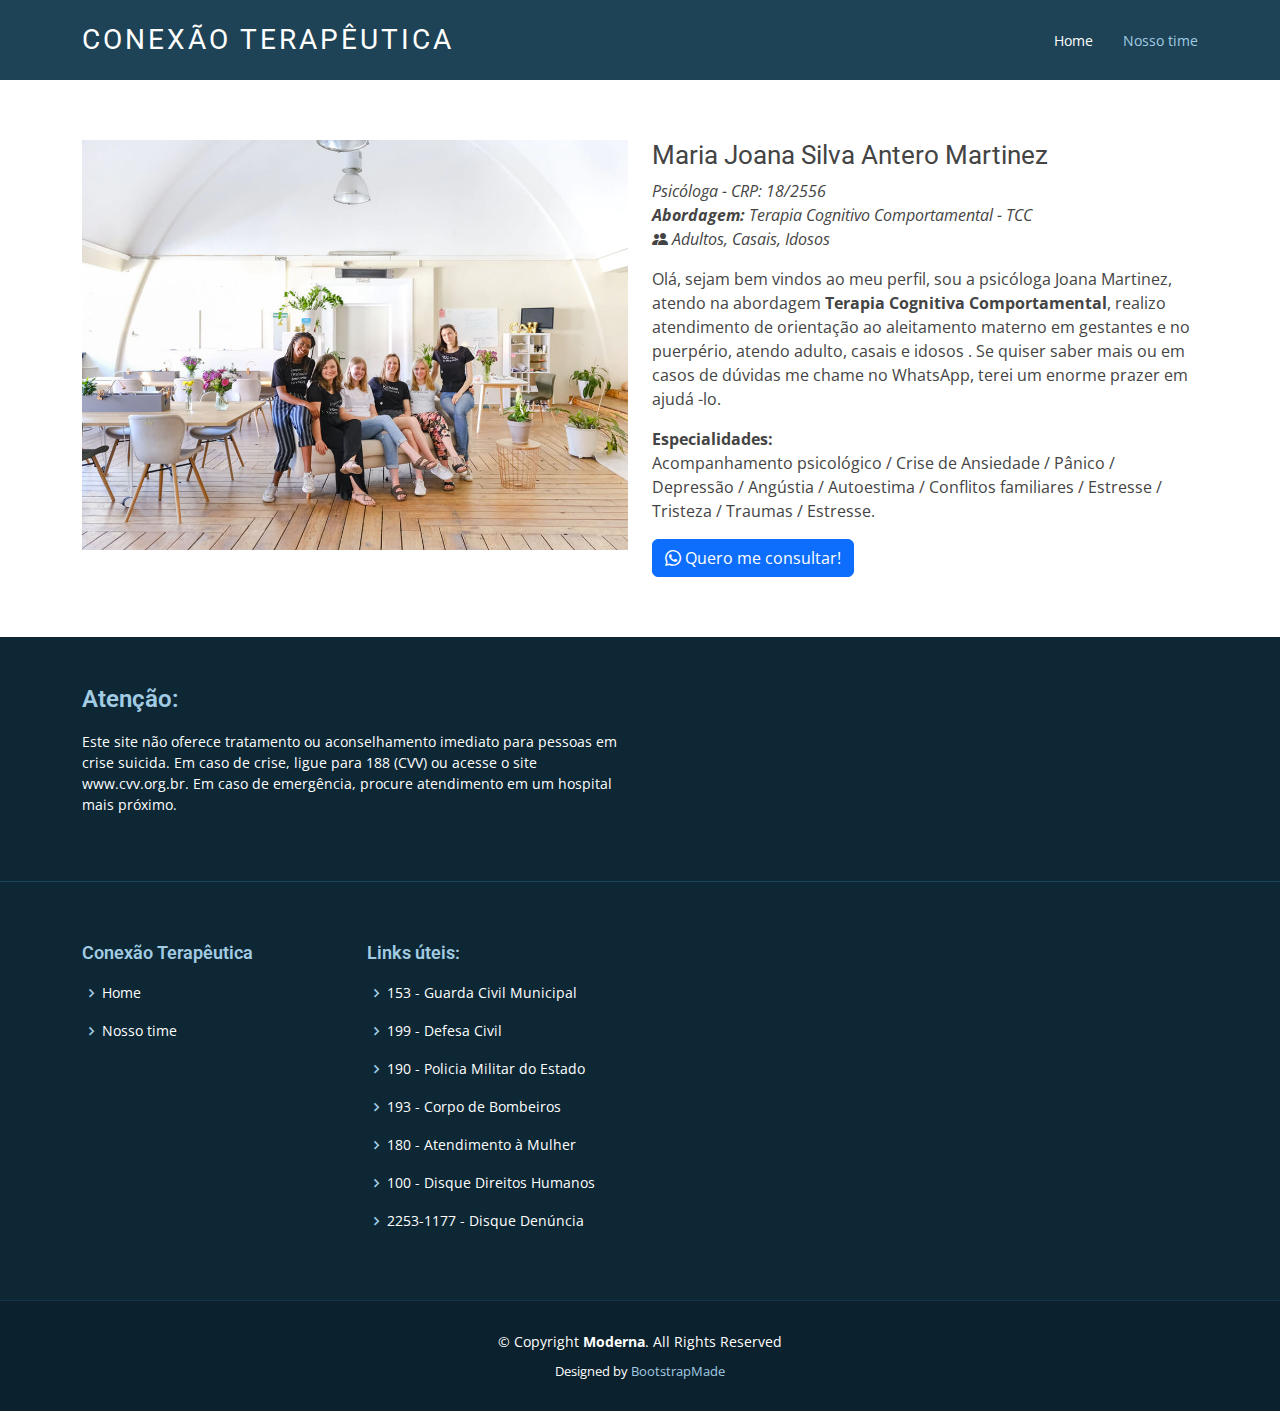
<file: maria_joana _silva_antero_martinez.html>
<!DOCTYPE html>
<html lang="en">

<head>
  <meta charset="utf-8">
  <meta content="width=device-width, initial-scale=1.0" name="viewport">

  <title>CONEXÃO TERAPÊUTICA</title>
  <meta content="" name="description">
  <meta content="" name="keywords">

  <!-- Favicons -->
  <link href="assets/img/favicon.png" rel="icon">
  <link href="assets/img/apple-touch-icon.png" rel="apple-touch-icon">

  <!-- Google Fonts -->
  <link href="https://fonts.googleapis.com/css?family=Open+Sans:300,300i,400,400i,600,600i,700,700i|Roboto:300,300i,400,400i,500,500i,700,700i&display=swap" rel="stylesheet">

  <!-- Vendor CSS Files -->
  <link href="assets/vendor/animate.css/animate.min.css" rel="stylesheet">
  <link href="assets/vendor/aos/aos.css" rel="stylesheet">
  <link href="assets/vendor/bootstrap/css/bootstrap.min.css" rel="stylesheet">
  <link href="assets/vendor/bootstrap-icons/bootstrap-icons.css" rel="stylesheet">
  <link href="assets/vendor/boxicons/css/boxicons.min.css" rel="stylesheet">
  <link href="assets/vendor/glightbox/css/glightbox.min.css" rel="stylesheet">
  <link href="assets/vendor/swiper/swiper-bundle.min.css" rel="stylesheet">

  <!-- Template Main CSS File -->
  <link href="assets/css/style.css" rel="stylesheet">

  <!-- =======================================================
  * Template Name: Moderna
  * Template URL: https://bootstrapmade.com/free-bootstrap-template-corporate-moderna/
  * Updated: Mar 17 2024 with Bootstrap v5.3.3
  * Author: BootstrapMade.com
  * License: https://bootstrapmade.com/license/
  ======================================================== -->
</head>

<body>

  <!-- ======= Header ======= -->
  <header id="header" class="fixed-top d-flex align-items-center ">
    <div class="container d-flex justify-content-between align-items-center">

      <div class="logo">
        <h1 class="text-light"><a href="index.html"><span>CONEXÃO TERAPÊUTICA</span></a></h1>
        <!-- Uncomment below if you prefer to use an image logo -->
        <!-- <a href="index.html"><img src="assets/img/logo.png" alt="" class="img-fluid"></a>-->
      </div>

      <nav id="navbar" class="navbar">
        <ul>
          <li><a class="" href="index.html">Home</a></li>
          <li><a class="active" href="nosso_time.html">Nosso time</a></li>
          <!--li><a href="services.html">Services</a></li>
          <li><a href="portfolio.html">Portfolio</a></li>
          <li><a href="team.html">Team</a></li>
          <li><a href="blog.html">Blog</a></li>
          <li class="dropdown"><a href="#"><span>Drop Down</span> <i class="bi bi-chevron-down"></i></a>
            <ul>
              <li><a href="#">Drop Down 1</a></li>
              <li class="dropdown"><a href="#"><span>Deep Drop Down</span> <i class="bi bi-chevron-right"></i></a>
                <ul>
                  <li><a href="#">Deep Drop Down 1</a></li>
                  <li><a href="#">Deep Drop Down 2</a></li>
                  <li><a href="#">Deep Drop Down 3</a></li>
                  <li><a href="#">Deep Drop Down 4</a></li>
                  <li><a href="#">Deep Drop Down 5</a></li>
                </ul>
              </li>
              <li><a href="#">Drop Down 2</a></li>
              <li><a href="#">Drop Down 3</a></li>
              <li><a href="#">Drop Down 4</a></li>
            </ul>
          </li>
          <li><a href="contact.html">Contact Us</a></li-->
        </ul>
        <i class="bi bi-list mobile-nav-toggle"></i>
      </nav><!-- .navbar -->

    </div>
  </header><!-- End Header -->

  <main id="main">

    <!-- ======= About Us Section ======= >
    <section class="breadcrumbs">
      <div class="container">

        <div class="d-flex justify-content-between align-items-center">
          <h2>About Us</h2>
          <ol>
            <li><a href="index.html">Home</a></li>
            <li>About Us</li>
          </ol>
        </div>

      </div>
    </section><!-- End About Us Section -->

    <!-- ======= About Section ======= -->
    <section class="about" data-aos="fade-up">
      <div class="container">

        <div class="row">
          <div class="col-lg-6">
            <img src="assets/img/about.jpg" class="img-fluid" alt="">
          </div>
          <div class="col-lg-6 pt-4 pt-lg-0">
            <h3>Maria Joana Silva Antero Martinez</h3>
            <p class="fst-italic"> Psicóloga - CRP: 18/2556
              <br><b>Abordagem:</b> Terapia Cognitivo Comportamental - TCC
              <br><i class="bi bi-people-fill"></i></b> Adultos, Casais, Idosos</p>
            </p>
            <!--ul>
              <li><i class="bi bi-check2-circle"></i> Ullamco laboris nisi ut aliquip ex ea commodo consequat.</li>
              <li><i class="bi bi-check2-circle"></i> Duis aute irure dolor in reprehenderit in voluptate velit.</li>
              <li><i class="bi bi-check2-circle"></i> Ullamco laboris nisi ut aliquip ex ea commodo consequat. Duis aute irure dolor in reprehenderit in voluptate trideta storacalaperda mastiro dolore eu fugiat nulla pariatur.</li>
            </ul-->
            <p>
              Olá, sejam bem vindos ao meu perfil, sou a psicóloga Joana Martinez, 
              atendo na abordagem <b>Terapia Cognitiva Comportamental</b>, realizo atendimento 
              de orientação ao aleitamento materno em gestantes e no puerpério, 
              atendo adulto, casais e idosos . Se quiser saber mais ou em casos 
              de dúvidas me chame no WhatsApp, terei um enorme prazer em ajudá -lo.
            </p>

            <ul>
              <p><b>Especialidades:</b></p>
                 Acompanhamento psicológico / Crise de Ansiedade / 
                 Pânico / Depressão / Angústia / Autoestima / 
                 Conflitos familiares / Estresse / Tristeza / Traumas / Estresse.
            </ul>
            
           <a href="https://api.whatsapp.com/send/?phone=5511910062698&text&type=phone_number&app_absent=0"><button type="button" class="btn btn-primary"><i class="bi bi-whatsapp">  </i>   Quero me consultar!</button></a>
            
          </div>
        </div>

      </div>
    </section><!-- End About Section ->
    <section class="payment" data-aos="fade-up">
      <div class="container">


        <h3>Formas de pagamento aceitas</h3>
        <p class="fst-italic"> Psicóloga - CRP: 18/2556
          <br><b>Abordagem:</b> Terapia Cognitivo Comportamental - TCC
          <br><i class="bi bi-people-fill"></i></b> Adultos, Casais, Idosos</p>
        </p>
        <p>
          fffdkgpkgperkgperkgokerg
        </p>
    </section>

    <!-- ======= Facts Section ======= >
    <section class="facts section-bg" data-aos="fade-up">
      <div class="container">

        <div class="row counters">

          <div class="col-lg-3 col-6 text-center">
            <span data-purecounter-start="0" data-purecounter-end="232" data-purecounter-duration="1" class="purecounter"></span>
            <p>Clients</p>
          </div>

          <div class="col-lg-3 col-6 text-center">
            <span data-purecounter-start="0" data-purecounter-end="521" data-purecounter-duration="1" class="purecounter"></span>
            <p>Projects</p>
          </div>

          <div class="col-lg-3 col-6 text-center">
            <span data-purecounter-start="0" data-purecounter-end="1463" data-purecounter-duration="1" class="purecounter"></span>
            <p>Hours Of Support</p>
          </div>

          <div class="col-lg-3 col-6 text-center">
            <span data-purecounter-start="0" data-purecounter-end="15" data-purecounter-duration="1" class="purecounter"></span>
            <p>Hard Workers</p>
          </div>

        </div>

      </div>
    </section><!-- End Facts Section -->

    <!-- ======= Our Skills Section ======= >
    <section class="skills" data-aos="fade-up">
      <div class="container">

        <div class="section-title">
          <h2>Our Skills</h2>
          <p>Magnam dolores commodi suscipit. Necessitatibus eius consequatur ex aliquid fuga eum quidem. Sit sint consectetur velit. Quisquam quos quisquam cupiditate. Et nemo qui impedit suscipit alias ea. Quia fugiat sit in iste officiis commodi quidem hic quas.</p>
        </div>

        <div class="skills-content">

          <div class="progress">
            <div class="progress-bar bg-success" role="progressbar" aria-valuenow="100" aria-valuemin="0" aria-valuemax="100">
              <span class="skill">HTML <i class="val">100%</i></span>
            </div>
          </div>

          <div class="progress">
            <div class="progress-bar bg-info" role="progressbar" aria-valuenow="90" aria-valuemin="0" aria-valuemax="100">
              <span class="skill">CSS <i class="val">90%</i></span>
            </div>
          </div>

          <div class="progress">
            <div class="progress-bar bg-warning" role="progressbar" aria-valuenow="75" aria-valuemin="0" aria-valuemax="100">
              <span class="skill">JavaScript <i class="val">75%</i></span>
            </div>
          </div>

          <div class="progress">
            <div class="progress-bar bg-danger" role="progressbar" aria-valuenow="55" aria-valuemin="0" aria-valuemax="100">
              <span class="skill">Photoshop <i class="val">55%</i></span>
            </div>
          </div>

        </div>

      </div>
    </section><!-- End Our Skills Section -->

    <!-- ======= Tetstimonials Section ======= >
    <section class="testimonials" data-aos="fade-up">
      <div class="container">

        <div class="section-title">
          <h2>Tetstimonials</h2>
          <p>Magnam dolores commodi suscipit. Necessitatibus eius consequatur ex aliquid fuga eum quidem. Sit sint consectetur velit. Quisquam quos quisquam cupiditate. Et nemo qui impedit suscipit alias ea. Quia fugiat sit in iste officiis commodi quidem hic quas.</p>
        </div>

        <div class="testimonials-carousel swiper">
          <div class="swiper-wrapper">
            <div class="testimonial-item swiper-slide">
              <img src="assets/img/testimonials/testimonials-1.jpg" class="testimonial-img" alt="">
              <h3>Saul Goodman</h3>
              <h4>Ceo &amp; Founder</h4>
              <p>
                <i class="bx bxs-quote-alt-left quote-icon-left"></i>
                Proin iaculis purus consequat sem cure digni ssim donec porttitora entum suscipit rhoncus. Accusantium quam, ultricies eget id, aliquam eget nibh et. Maecen aliquam, risus at semper.
                <i class="bx bxs-quote-alt-right quote-icon-right"></i>
              </p>
            </div>

            <div class="testimonial-item swiper-slide">
              <img src="assets/img/testimonials/testimonials-2.jpg" class="testimonial-img" alt="">
              <h3>Sara Wilsson</h3>
              <h4>Designer</h4>
              <p>
                <i class="bx bxs-quote-alt-left quote-icon-left"></i>
                Export tempor illum tamen malis malis eram quae irure esse labore quem cillum quid cillum eram malis quorum velit fore eram velit sunt aliqua noster fugiat irure amet legam anim culpa.
                <i class="bx bxs-quote-alt-right quote-icon-right"></i>
              </p>
            </div>

            <div class="testimonial-item swiper-slide">
              <img src="assets/img/testimonials/testimonials-3.jpg" class="testimonial-img" alt="">
              <h3>Jena Karlis</h3>
              <h4>Store Owner</h4>
              <p>
                <i class="bx bxs-quote-alt-left quote-icon-left"></i>
                Enim nisi quem export duis labore cillum quae magna enim sint quorum nulla quem veniam duis minim tempor labore quem eram duis noster aute amet eram fore quis sint minim.
                <i class="bx bxs-quote-alt-right quote-icon-right"></i>
              </p>
            </div>

            <div class="testimonial-item swiper-slide">
              <img src="assets/img/testimonials/testimonials-4.jpg" class="testimonial-img" alt="">
              <h3>Matt Brandon</h3>
              <h4>Freelancer</h4>
              <p>
                <i class="bx bxs-quote-alt-left quote-icon-left"></i>
                Fugiat enim eram quae cillum dolore dolor amet nulla culpa multos export minim fugiat minim velit minim dolor enim duis veniam ipsum anim magna sunt elit fore quem dolore labore illum veniam.
                <i class="bx bxs-quote-alt-right quote-icon-right"></i>
              </p>
            </div>

            <div class="testimonial-item swiper-slide">
              <img src="assets/img/testimonials/testimonials-5.jpg" class="testimonial-img" alt="">
              <h3>John Larson</h3>
              <h4>Entrepreneur</h4>
              <p>
                <i class="bx bxs-quote-alt-left quote-icon-left"></i>
                Quis quorum aliqua sint quem legam fore sunt eram irure aliqua veniam tempor noster veniam enim culpa labore duis sunt culpa nulla illum cillum fugiat legam esse veniam culpa fore nisi cillum quid.
                <i class="bx bxs-quote-alt-right quote-icon-right"></i>
              </p>
            </div>
          </div>
          <div class="swiper-pagination"></div>
        </div>

      </div>
    </section><!-- End Ttstimonials Section -->

  </main><!-- End #main -->

   <!-- ======= Footer ======= -->
   <footer id="footer" data-aos="fade-up" data-aos-easing="ease-in-out" data-aos-duration="500">

    <div class="footer-newsletter">
      <div class="container">
        <div class="row">
          <div class="col-lg-6">
            <h4>Atenção: </h4>
            <p>Este site não oferece tratamento ou aconselhamento imediato para pessoas em crise suicida. Em caso de crise, ligue para 188 (CVV) ou acesse o site www.cvv.org.br. Em caso de emergência, procure atendimento em um hospital mais próximo.</p>
          </div>
          <!--div class="col-lg-6">
            <form action="" method="post">
              <input type="email" name="email"><input type="submit" value="Subscribe">
            </form>
          </div-->
        </div>
      </div>
    </div>

    <div class="footer-top">
      <div class="container">
        <div class="row">

          <div class="col-lg-3 col-md-6 footer-links">
            <h4>Conexão Terapêutica</h4>
            <ul>
              <li><i class="bx bx-chevron-right"></i> <a href="#">Home</a></li>
              <li><i class="bx bx-chevron-right"></i> <a href="nosso_time.html">Nosso time</a></li>
              <!--li><i class="bx bx-chevron-right"></i> <a href="#"></a></li>
              <!--li><i class="bx bx-chevron-right"></i> <a href="#">Services</a></li-->
              <!--li><i class="bx bx-chevron-right"></i> <a href="#">Terms of service</a></li>
              <!--li><i class="bx bx-chevron-right"></i> <a href="#">Privacy policy</a></li-->
            </ul>
          </div>

          <div class="col-lg-3 col-md-6 footer-links">
            <h4>Links úteis:</h4>
            <ul>
              <li><i class="bx bx-chevron-right"></i> <a href="#">153 - Guarda Civil Municipal</a></li>
              <li><i class="bx bx-chevron-right"></i> <a href="#">199 - Defesa Civil</a></li>
              <li><i class="bx bx-chevron-right"></i> <a href="#">190 - Policia Militar do Estado</a></li>
              <li><i class="bx bx-chevron-right"></i> <a href="#">193 - Corpo de Bombeiros</a></li>
              <li><i class="bx bx-chevron-right"></i> <a href="#">180 - Atendimento à Mulher</a></li>
              <li><i class="bx bx-chevron-right"></i> <a href="#">100 - Disque Direitos Humanos</a></li>
              <li><i class="bx bx-chevron-right"></i> <a href="#">2253-1177 - Disque Denúncia</a></li>
            </ul>
          </div>


          <!--div class="col-lg-3 col-md-6 footer-contact">
            <h4>Contact Us</h4>
            <p>
              A108 Adam Street <br>
              New York, NY 535022<br>
              United States <br><br>
              <strong>Phone:</strong> +1 5589 55488 55<br>
              <strong>Email:</strong> info@example.com<br>
            </p>

          </div-->

          <!--div class="col-lg-3 col-md-6 footer-info">
            <h3>About Moderna</h3>
            <p>Cras fermentum odio eu feugiat lide par naso tierra. Justo eget nada terra videa magna derita valies darta donna mare fermentum iaculis eu non diam phasellus.</p>
            <div class="social-links mt-3">
              <a href="#" class="twitter"><i class="bx bxl-twitter"></i></a>
              <a href="#" class="facebook"><i class="bx bxl-facebook"></i></a>
              <a href="#" class="instagram"><i class="bx bxl-instagram"></i></a>
              <a href="#" class="linkedin"><i class="bx bxl-linkedin"></i></a>
            </div>
          </div-->

        </div>
      </div>
    </div>

    <div class="container">
      <div class="copyright">
        &copy; Copyright <strong><span>Moderna</span></strong>. All Rights Reserved
      </div>
      <div class="credits">
        <!-- All the links in the footer should remain intact. -->
        <!-- You can delete the links only if you purchased the pro version. -->
        <!-- Licensing information: https://bootstrapmade.com/license/ -->
        <!-- Purchase the pro version with working PHP/AJAX contact form: https://bootstrapmade.com/free-bootstrap-template-corporate-moderna/ -->
        Designed by <a href="https://bootstrapmade.com/">BootstrapMade</a>
      </div>
    </div>
  </footer><!-- End Footer -->

  <a href="#" class="back-to-top d-flex align-items-center justify-content-center"><i class="bi bi-arrow-up-short"></i></a>

  <!-- Vendor JS Files -->
  <script src="assets/vendor/purecounter/purecounter_vanilla.js"></script>
  <script src="assets/vendor/aos/aos.js"></script>
  <script src="assets/vendor/bootstrap/js/bootstrap.bundle.min.js"></script>
  <script src="assets/vendor/glightbox/js/glightbox.min.js"></script>
  <script src="assets/vendor/isotope-layout/isotope.pkgd.min.js"></script>
  <script src="assets/vendor/swiper/swiper-bundle.min.js"></script>
  <script src="assets/vendor/waypoints/noframework.waypoints.js"></script>
  <script src="assets/vendor/php-email-form/validate.js"></script>

  <!-- Template Main JS File -->
  <script src="assets/js/main.js"></script>




                  <!-- ínicio plugin de acessibilidade -->
                  <script src="https://vlibras.gov.br/app/vlibras-plugin.js"></script>
                  <div vw class="enabled">
                  <div vw-access-button class="active"></div>
                  <div vw-plugin-wrapper>
                    <div class="vw-plugin-top-wrapper"></div>
                  </div>
                  </div>
                  <script>
                  new window.VLibras.Widget('https://vlibras.gov.br/app');
                  </script>
                  <!-- FIM plugin de acessibilidade -->		
  
  
  

</body>

</html>
</file>
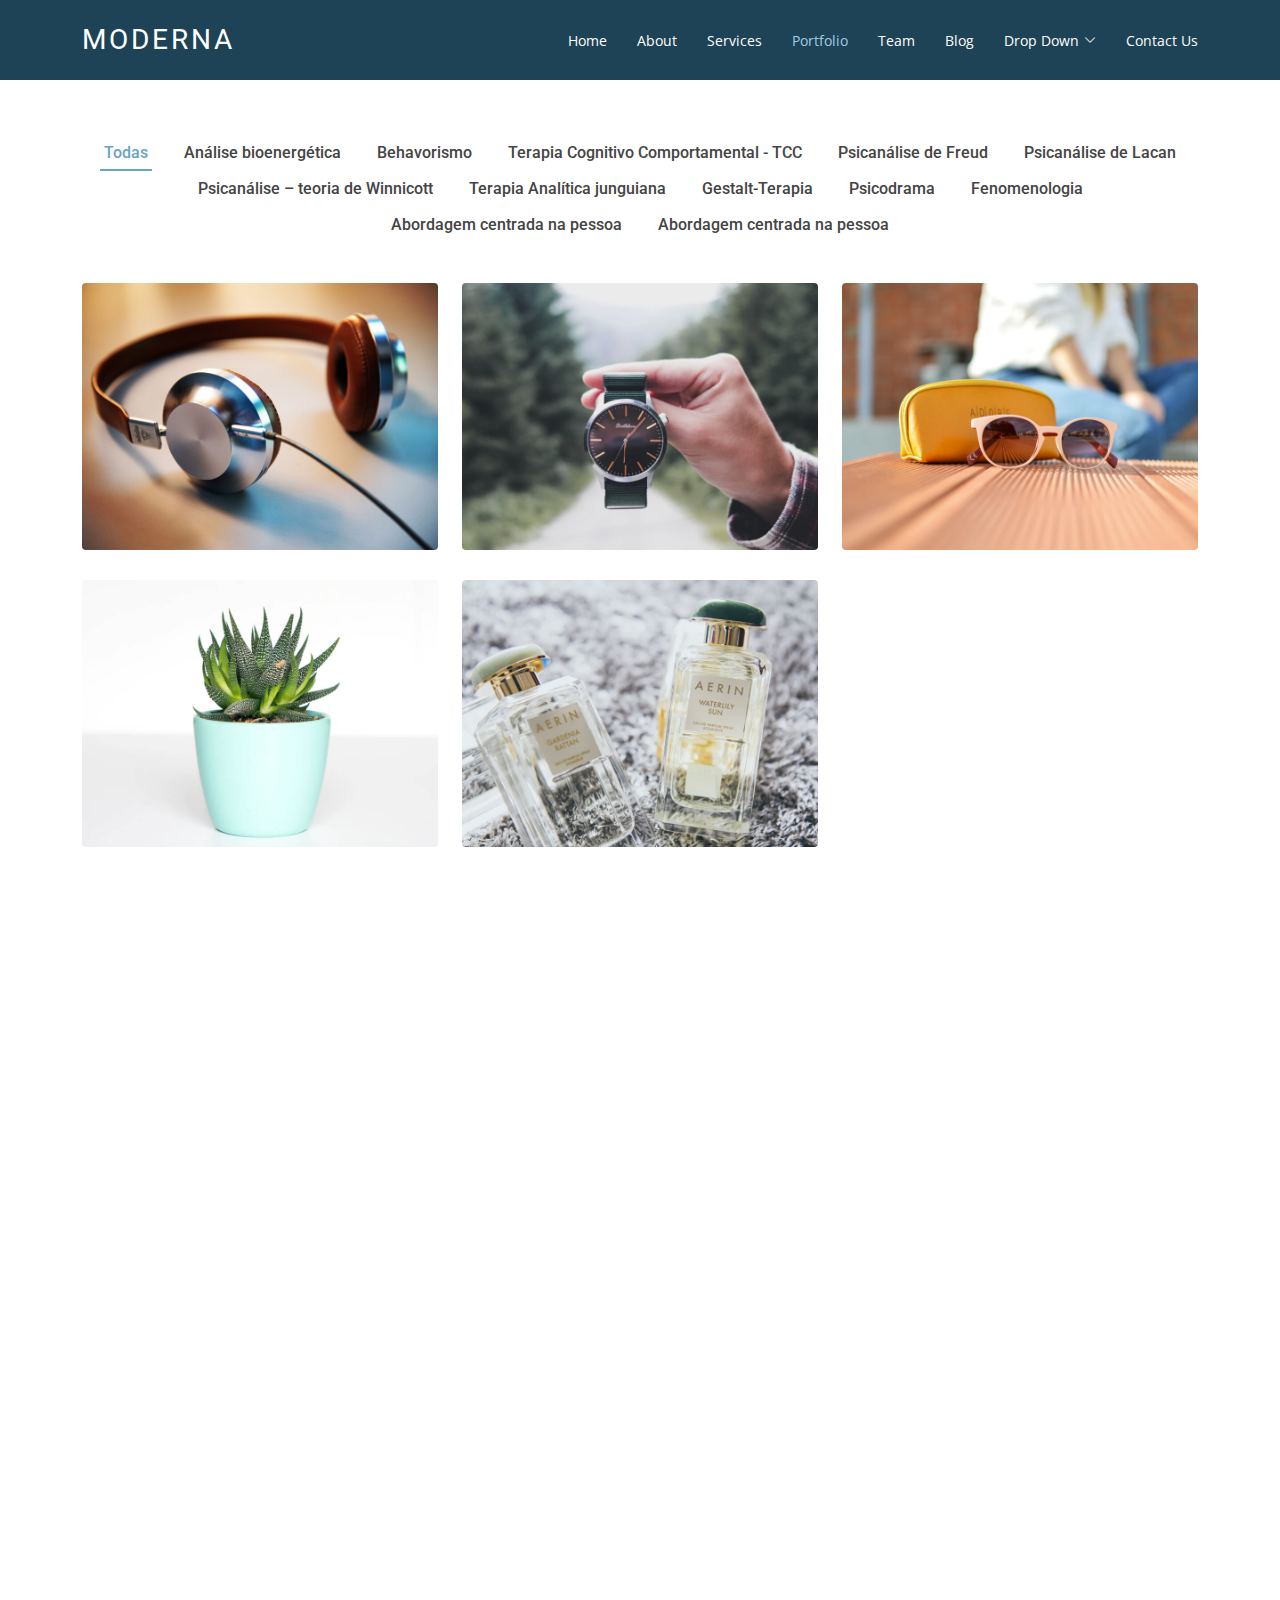
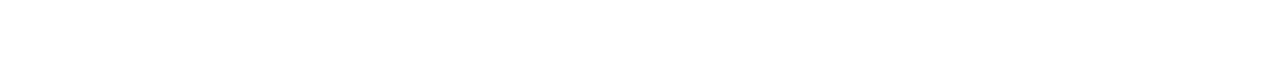
<file: nosso_time.html>
<!DOCTYPE html>
<html lang="en">

<head>
  <meta charset="utf-8">
  <meta content="width=device-width, initial-scale=1.0" name="viewport">

  <title>Portfolio - Moderna Bootstrap Template</title>
  <meta content="" name="description">
  <meta content="" name="keywords">

  <!-- Favicons -->
  <link href="assets/img/favicon.png" rel="icon">
  <link href="assets/img/apple-touch-icon.png" rel="apple-touch-icon">

  <!-- Google Fonts -->
  <link href="https://fonts.googleapis.com/css?family=Open+Sans:300,300i,400,400i,600,600i,700,700i|Roboto:300,300i,400,400i,500,500i,700,700i&display=swap" rel="stylesheet">

  <!-- Vendor CSS Files -->
  <link href="assets/vendor/animate.css/animate.min.css" rel="stylesheet">
  <link href="assets/vendor/aos/aos.css" rel="stylesheet">
  <link href="assets/vendor/bootstrap/css/bootstrap.min.css" rel="stylesheet">
  <link href="assets/vendor/bootstrap-icons/bootstrap-icons.css" rel="stylesheet">
  <link href="assets/vendor/boxicons/css/boxicons.min.css" rel="stylesheet">
  <link href="assets/vendor/glightbox/css/glightbox.min.css" rel="stylesheet">
  <link href="assets/vendor/swiper/swiper-bundle.min.css" rel="stylesheet">

  <!-- Template Main CSS File -->
  <link href="assets/css/style.css" rel="stylesheet">

  <!-- =======================================================
  * Template Name: Moderna
  * Template URL: https://bootstrapmade.com/free-bootstrap-template-corporate-moderna/
  * Updated: Mar 17 2024 with Bootstrap v5.3.3
  * Author: BootstrapMade.com
  * License: https://bootstrapmade.com/license/
  ======================================================== -->
</head>

<body>

  <!-- ======= Header ======= -->
  <header id="header" class="fixed-top d-flex align-items-center ">
    <div class="container d-flex justify-content-between align-items-center">

      <div class="logo">
        <h1 class="text-light"><a href="index.html"><span>Moderna</span></a></h1>
        <!-- Uncomment below if you prefer to use an image logo -->
        <!-- <a href="index.html"><img src="assets/img/logo.png" alt="" class="img-fluid"></a>-->
      </div>

      <nav id="navbar" class="navbar">
        <ul>
          <li><a class="" href="index.html">Home</a></li>
          <li><a href="about.html">About</a></li>
          <li><a href="services.html">Services</a></li>
          <li><a class="active" href="portfolio.html">Portfolio</a></li>
          <li><a href="team.html">Team</a></li>
          <li><a href="blog.html">Blog</a></li>
          <li class="dropdown"><a href="#"><span>Drop Down</span> <i class="bi bi-chevron-down"></i></a>
            <ul>
              <li><a href="#">Drop Down 1</a></li>
              <li class="dropdown"><a href="#"><span>Deep Drop Down</span> <i class="bi bi-chevron-right"></i></a>
                <ul>
                  <li><a href="#">Deep Drop Down 1</a></li>
                  <li><a href="#">Deep Drop Down 2</a></li>
                  <li><a href="#">Deep Drop Down 3</a></li>
                  <li><a href="#">Deep Drop Down 4</a></li>
                  <li><a href="#">Deep Drop Down 5</a></li>
                </ul>
              </li>
              <li><a href="#">Drop Down 2</a></li>
              <li><a href="#">Drop Down 3</a></li>
              <li><a href="#">Drop Down 4</a></li>
            </ul>
          </li>
          <li><a href="contact.html">Contact Us</a></li>
        </ul>
        <i class="bi bi-list mobile-nav-toggle"></i>
      </nav><!-- .navbar -->

    </div>
  </header><!-- End Header -->

  <main id="main">

    <!-- ======= Our Portfolio Section ======= >
    <section class="breadcrumbs">
      <div class="container">

        <div class="d-flex justify-content-between align-items-center">
          <h2>Our Portfolio</h2>
          <ol>
            <li><a href="index.html">Home</a></li>
            <li>Our Portfolio</li>
          </ol>
        </div>

      </div>
    </section><!-- End Our Portfolio Section -->

    <!-- ======= Portfolio Section ======= -->
    <section class="portfolio">
      <div class="container">

        <div class="row">
          <div class="col-lg-12">
            <ul id="portfolio-flters">
              <li data-filter="*" class="filter-active">Todas</li>
              <li data-filter=".filter-bioenergética">Análise bioenergética</li>
              <li data-filter=".filter-behavorismo">Behavorismo</li>
              <li data-filter=".filter-tcc">Terapia Cognitivo Comportamental - TCC</li>
              <li data-filter=".filter-freud">Psicanálise de Freud</li>
              <li data-filter=".filter-lacan">Psicanálise de Lacan</li>
              <li data-filter=".filter-winnicott">Psicanálise – teoria de Winnicott</li>
              <li data-filter=".filter-jung">Terapia Analítica junguiana</li>
              <li data-filter=".filter-gestalt">Gestalt-Terapia</li>
              <li data-filter=".filter-psicodrama">Psicodrama</li>
              <li data-filter=".filter-fenomenologia">Fenomenologia</li>
              <li data-filter=".filter-centrada_na_pessoa">Abordagem centrada na pessoa</li>
              <li data-filter=".filter-centrada_na_pessoa">Abordagem centrada na pessoa</li>



                
            </ul>
          </div>
        </div>

        <div class="row portfolio-container" data-aos="fade-up" data-aos-easing="ease-in-out" data-aos-duration="500">

          <div class="col-lg-4 col-md-6 portfolio-wrap filter-tcc">
            <div class="portfolio-item">
              <img src="assets/img/portfolio/portfolio-1.jpg" class="img-fluid" alt="">
              <div class="portfolio-info">
                <h3>Joana Martinez</h3>
                <div>
                  <!--a href="assets/img/portfolio/portfolio-1.jpg" data-gallery="portfolioGallery" class="portfolio-lightbox" title="App 1"><i class="bx bx-plus"></i></a-->
                  <a href="maria_joana _silva_antero_martinez.html" title="Portfolio Details"><i class="bx bx-link"></i></a>
                </div>
              </div>
            </div>
          </div>

          <div class="col-lg-4 col-md-6 portfolio-wrap filter-jung">
            <div class="portfolio-item">
              <img src="assets/img/portfolio/portfolio-2.jpg" class="img-fluid" alt="">
              <div class="portfolio-info">
                <h3>Tânia Martinez</h3>
                <div>
                  <!--a href="assets/img/portfolio/portfolio-2.jpg" data-gallery="portfolioGallery" class="portfolio-lightbox" title="Web 3"><i class="bx bx-plus"></i></a-->
                  <a href="03_tania_pereira_silva.html" title="Portfolio Details"><i class="bx bx-link"></i></a>
                </div>
              </div>
            </div>
          </div>

          <div class="col-lg-4 col-md-6 portfolio-wrap filter-app">
            <div class="portfolio-item">
              <img src="assets/img/portfolio/portfolio-3.jpg" class="img-fluid" alt="">
              <div class="portfolio-info">
                <h3>Marta Melro</h3>
                <div>
                  <!--a href="assets/img/portfolio/portfolio-3.jpg" data-gallery="portfolioGallery" class="portfolio-lightbox" title="App 2"><i class="bx bx-plus"></i></a-->
                  <a href="portfolio-details.html" title="Portfolio Details"><i class="bx bx-link"></i></a>
                </div>
              </div>
            </div>
          </div>

          <div class="col-lg-4 col-md-6 portfolio-wrap filter-gestalt">
            <div class="portfolio-item">
              <img src="assets/img/portfolio/portfolio-4.jpg" class="img-fluid" alt="">
              <div class="portfolio-info">
                <h3>Priscila Vignerom</h3>
                <div>
                  <!--a href="assets/img/portfolio/portfolio-4.jpg" data-gallery="portfolioGallery" class="portfolio-lightbox" title="Card 2"><i class="bx bx-plus"></i></a-->
                  <a href="02_priscila_vignerom.htmll" title="Portfolio Details"><i class="bx bx-link"></i></a>
                </div>
              </div>
            </div>
          </div>

          <div class="col-lg-4 col-md-6 portfolio-wrap filter-web">
            <div class="portfolio-item">
              <img src="assets/img/portfolio/portfolio-5.jpg" class="img-fluid" alt="">
              <div class="portfolio-info">
                <h3>Jennyfer Maciel</h3>
                <div>
                  <!--a href="assets/img/portfolio/portfolio-5.jpg" data-gallery="portfolioGallery" class="portfolio-lightbox" title="Web 2"><i class="bx bx-plus"></i></a-->
                  <a href="portfolio-details.html05_jennyfer_maciel.html" title="Portfolio Details"><i class="bx bx-link"></i></a>
              </div>
            </div>
          </div>

          <!--div class="col-lg-4 col-md-6 portfolio-wrap filter-app">
            <div class="portfolio-item">
              <img src="assets/img/portfolio/portfolio-6.jpg" class="img-fluid" alt="">
              <div class="portfolio-info">
                <h3>App 3</h3>
                <div>
                  <a href="assets/img/portfolio/portfolio-6.jpg" data-gallery="portfolioGallery" class="portfolio-lightbox" title="App 3"><i class="bx bx-plus"></i></a>
                  <a href="portfolio-details.html" title="Portfolio Details"><i class="bx bx-link"></i></a>
                </div>
              </div>
            </div>
          </div>

          <div class="col-lg-4 col-md-6 portfolio-wrap filter-card">
            <div class="portfolio-item">
              <img src="assets/img/portfolio/portfolio-7.jpg" class="img-fluid" alt="">
              <div class="portfolio-info">
                <h3>Card 1</h3>
                <div>
                  <a href="assets/img/portfolio/portfolio-7.jpg" data-gallery="portfolioGallery" class="portfolio-lightbox" title="Card 1"><i class="bx bx-plus"></i></a>
                  <a href="portfolio-details.html" title="Portfolio Details"><i class="bx bx-link"></i></a>
                </div>
              </div>
            </div>
          </div>

          <div class="col-lg-4 col-md-6 portfolio-wrap filter-card">
            <div class="portfolio-item">
              <img src="assets/img/portfolio/portfolio-8.jpg" class="img-fluid" alt="">
              <div class="portfolio-info">
                <h3>Card 3</h3>
                <div>
                  <a href="assets/img/portfolio/portfolio-8.jpg" data-gallery="portfolioGallery" class="portfolio-lightbox" title="Card 3"><i class="bx bx-plus"></i></a>
                  <a href="portfolio-details.html" title="Portfolio Details"><i class="bx bx-link"></i></a>
                </div>
              </div>
            </div>
          </div>

          <div class="col-lg-4 col-md-6 portfolio-wrap filter-web">
            <div class="portfolio-item">
              <img src="assets/img/portfolio/portfolio-9.jpg" class="img-fluid" alt="">
              <div class="portfolio-info">
                <h3>Web 1</h3>
                <div>
                  <a href="assets/img/portfolio/portfolio-9.jpg" data-gallery="portfolioGallery" class="portfolio-lightbox" title="Web 1"><i class="bx bx-plus"></i></a>
                  <a href="portfolio-details.html" title="Portfolio Details"><i class="bx bx-link"></i></a>
                </div>
              </div>
            </div>
          </div-->

        </div>

      </div>
    </section><!-- End Portfolio Section -->

  </main><!-- End #main -->

  <!-- ======= Footer ======= -->
  <footer id="footer" data-aos="fade-up" data-aos-easing="ease-in-out" data-aos-duration="500">

    <div class="footer-newsletter">
      <div class="container">
        <div class="row">
          <div class="col-lg-6">
            <h4>Our Newsletter</h4>
            <p>Tamen quem nulla quae legam multos aute sint culpa legam noster magna</p>
          </div>
          <div class="col-lg-6">
            <form action="" method="post">
              <input type="email" name="email"><input type="submit" value="Subscribe">
            </form>
          </div>
        </div>
      </div>
    </div>

    <div class="footer-top">
      <div class="container">
        <div class="row">

          <div class="col-lg-3 col-md-6 footer-links">
            <h4>Useful Links</h4>
            <ul>
              <li><i class="bx bx-chevron-right"></i> <a href="#">Home</a></li>
              <li><i class="bx bx-chevron-right"></i> <a href="#">About us</a></li>
              <li><i class="bx bx-chevron-right"></i> <a href="#">Services</a></li>
              <li><i class="bx bx-chevron-right"></i> <a href="#">Terms of service</a></li>
              <li><i class="bx bx-chevron-right"></i> <a href="#">Privacy policy</a></li>
            </ul>
          </div>

          <div class="col-lg-3 col-md-6 footer-links">
            <h4>Our Services</h4>
            <ul>
              <li><i class="bx bx-chevron-right"></i> <a href="#">Web Design</a></li>
              <li><i class="bx bx-chevron-right"></i> <a href="#">Web Development</a></li>
              <li><i class="bx bx-chevron-right"></i> <a href="#">Product Management</a></li>
              <li><i class="bx bx-chevron-right"></i> <a href="#">Marketing</a></li>
              <li><i class="bx bx-chevron-right"></i> <a href="#">Graphic Design</a></li>
            </ul>
          </div>

          <div class="col-lg-3 col-md-6 footer-contact">
            <h4>Contact Us</h4>
            <p>
              A108 Adam Street <br>
              New York, NY 535022<br>
              United States <br><br>
              <strong>Phone:</strong> +1 5589 55488 55<br>
              <strong>Email:</strong> info@example.com<br>
            </p>

          </div>

          <div class="col-lg-3 col-md-6 footer-info">
            <h3>About Moderna</h3>
            <p>Cras fermentum odio eu feugiat lide par naso tierra. Justo eget nada terra videa magna derita valies darta donna mare fermentum iaculis eu non diam phasellus.</p>
            <div class="social-links mt-3">
              <a href="#" class="twitter"><i class="bx bxl-twitter"></i></a>
              <a href="#" class="facebook"><i class="bx bxl-facebook"></i></a>
              <a href="#" class="instagram"><i class="bx bxl-instagram"></i></a>
              <a href="#" class="linkedin"><i class="bx bxl-linkedin"></i></a>
            </div>
          </div>

        </div>
      </div>
    </div>

    <div class="container">
      <div class="copyright">
        &copy; Copyright <strong><span>Moderna</span></strong>. All Rights Reserved
      </div>
      <div class="credits">
        <!-- All the links in the footer should remain intact. -->
        <!-- You can delete the links only if you purchased the pro version. -->
        <!-- Licensing information: https://bootstrapmade.com/license/ -->
        <!-- Purchase the pro version with working PHP/AJAX contact form: https://bootstrapmade.com/free-bootstrap-template-corporate-moderna/ -->
        Designed by <a href="https://bootstrapmade.com/">BootstrapMade</a>
      </div>
    </div>
  </footer><!-- End Footer -->

  <a href="#" class="back-to-top d-flex align-items-center justify-content-center"><i class="bi bi-arrow-up-short"></i></a>

  <!-- Vendor JS Files -->
  <script src="assets/vendor/purecounter/purecounter_vanilla.js"></script>
  <script src="assets/vendor/aos/aos.js"></script>
  <script src="assets/vendor/bootstrap/js/bootstrap.bundle.min.js"></script>
  <script src="assets/vendor/glightbox/js/glightbox.min.js"></script>
  <script src="assets/vendor/isotope-layout/isotope.pkgd.min.js"></script>
  <script src="assets/vendor/swiper/swiper-bundle.min.js"></script>
  <script src="assets/vendor/waypoints/noframework.waypoints.js"></script>
  <script src="assets/vendor/php-email-form/validate.js"></script>

  <!-- Template Main JS File -->
  <script src="assets/js/main.js"></script>

</body>

</html>
</file>
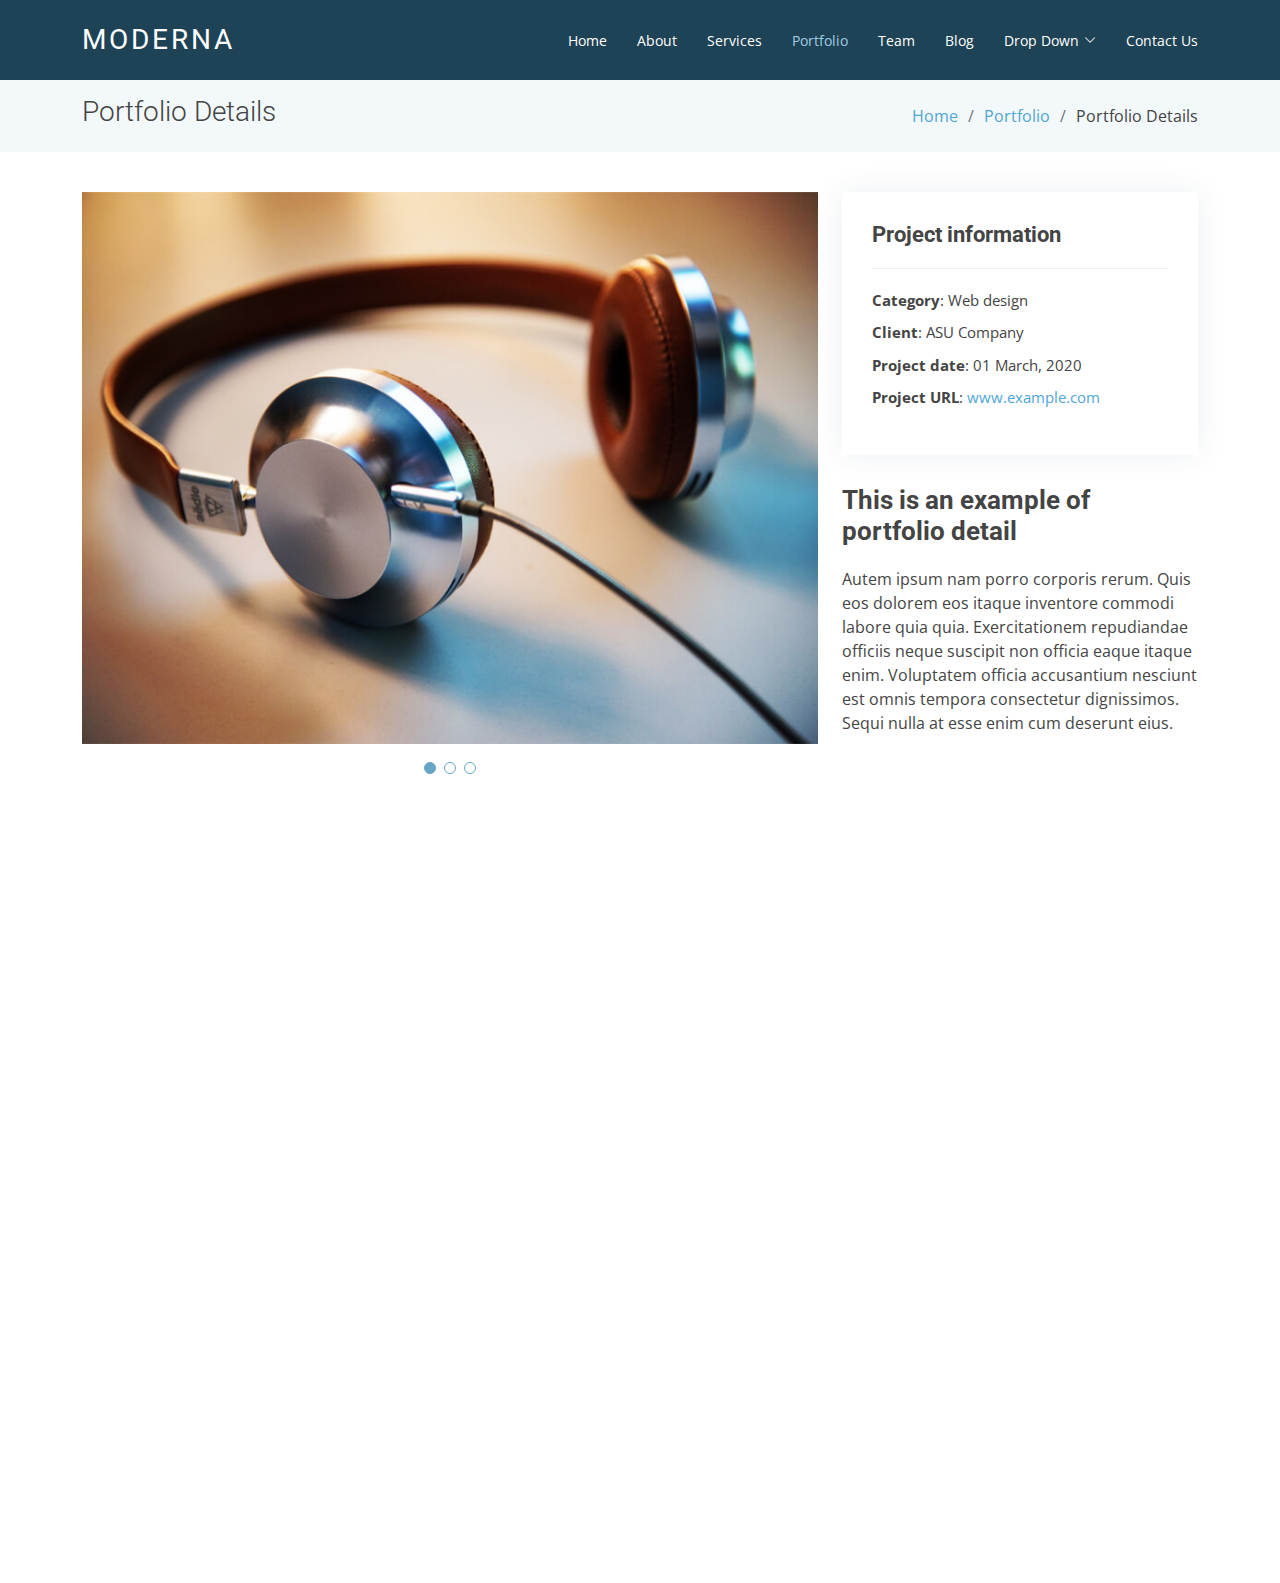
<file: portfolio-details.html>
<!DOCTYPE html>
<html lang="en">

<head>
  <meta charset="utf-8">
  <meta content="width=device-width, initial-scale=1.0" name="viewport">

  <title>Portfolio Details - Moderna Bootstrap Template</title>
  <meta content="" name="description">
  <meta content="" name="keywords">

  <!-- Favicons -->
  <link href="assets/img/favicon.png" rel="icon">
  <link href="assets/img/apple-touch-icon.png" rel="apple-touch-icon">

  <!-- Google Fonts -->
  <link href="https://fonts.googleapis.com/css?family=Open+Sans:300,300i,400,400i,600,600i,700,700i|Roboto:300,300i,400,400i,500,500i,700,700i&display=swap" rel="stylesheet">

  <!-- Vendor CSS Files -->
  <link href="assets/vendor/animate.css/animate.min.css" rel="stylesheet">
  <link href="assets/vendor/aos/aos.css" rel="stylesheet">
  <link href="assets/vendor/bootstrap/css/bootstrap.min.css" rel="stylesheet">
  <link href="assets/vendor/bootstrap-icons/bootstrap-icons.css" rel="stylesheet">
  <link href="assets/vendor/boxicons/css/boxicons.min.css" rel="stylesheet">
  <link href="assets/vendor/glightbox/css/glightbox.min.css" rel="stylesheet">
  <link href="assets/vendor/swiper/swiper-bundle.min.css" rel="stylesheet">

  <!-- Template Main CSS File -->
  <link href="assets/css/style.css" rel="stylesheet">

  <!-- =======================================================
  * Template Name: Moderna
  * Template URL: https://bootstrapmade.com/free-bootstrap-template-corporate-moderna/
  * Updated: Mar 17 2024 with Bootstrap v5.3.3
  * Author: BootstrapMade.com
  * License: https://bootstrapmade.com/license/
  ======================================================== -->
</head>

<body>

  <!-- ======= Header ======= -->
  <header id="header" class="fixed-top d-flex align-items-center ">
    <div class="container d-flex justify-content-between align-items-center">

      <div class="logo">
        <h1 class="text-light"><a href="index.html"><span>Moderna</span></a></h1>
        <!-- Uncomment below if you prefer to use an image logo -->
        <!-- <a href="index.html"><img src="assets/img/logo.png" alt="" class="img-fluid"></a>-->
      </div>

      <nav id="navbar" class="navbar">
        <ul>
          <li><a class="" href="index.html">Home</a></li>
          <li><a href="about.html">About</a></li>
          <li><a href="services.html">Services</a></li>
          <li><a class="active" href="portfolio.html">Portfolio</a></li>
          <li><a href="team.html">Team</a></li>
          <li><a href="blog.html">Blog</a></li>
          <li class="dropdown"><a href="#"><span>Drop Down</span> <i class="bi bi-chevron-down"></i></a>
            <ul>
              <li><a href="#">Drop Down 1</a></li>
              <li class="dropdown"><a href="#"><span>Deep Drop Down</span> <i class="bi bi-chevron-right"></i></a>
                <ul>
                  <li><a href="#">Deep Drop Down 1</a></li>
                  <li><a href="#">Deep Drop Down 2</a></li>
                  <li><a href="#">Deep Drop Down 3</a></li>
                  <li><a href="#">Deep Drop Down 4</a></li>
                  <li><a href="#">Deep Drop Down 5</a></li>
                </ul>
              </li>
              <li><a href="#">Drop Down 2</a></li>
              <li><a href="#">Drop Down 3</a></li>
              <li><a href="#">Drop Down 4</a></li>
            </ul>
          </li>
          <li><a href="contact.html">Contact Us</a></li>
        </ul>
        <i class="bi bi-list mobile-nav-toggle"></i>
      </nav><!-- .navbar -->

    </div>
  </header><!-- End Header -->

  <main id="main">

    <!-- ======= Our Portfolio Section ======= -->
    <section class="breadcrumbs">
      <div class="container">

        <div class="d-flex justify-content-between align-items-center">
          <h2>Portfolio Details</h2>
          <ol>
            <li><a href="index.html">Home</a></li>
            <li><a href="portfolio.html">Portfolio</a></li>
            <li>Portfolio Details</li>
          </ol>
        </div>

      </div>
    </section><!-- End Our Portfolio Section -->

    <!-- ======= Portfolio Details Section ======= -->
    <section id="portfolio-details" class="portfolio-details">
      <div class="container">

        <div class="row gy-4">

          <div class="col-lg-8">
            <div class="portfolio-details-slider swiper">
              <div class="swiper-wrapper align-items-center">

                <div class="swiper-slide">
                  <img src="assets/img/portfolio/portfolio-1.jpg" alt="">
                </div>

                <div class="swiper-slide">
                  <img src="assets/img/portfolio/portfolio-2.jpg" alt="">
                </div>

                <div class="swiper-slide">
                  <img src="assets/img/portfolio/portfolio-3.jpg" alt="">
                </div>

              </div>
              <div class="swiper-pagination"></div>
            </div>
          </div>

          <div class="col-lg-4">
            <div class="portfolio-info">
              <h3>Project information</h3>
              <ul>
                <li><strong>Category</strong>: Web design</li>
                <li><strong>Client</strong>: ASU Company</li>
                <li><strong>Project date</strong>: 01 March, 2020</li>
                <li><strong>Project URL</strong>: <a href="#">www.example.com</a></li>
              </ul>
            </div>
            <div class="portfolio-description">
              <h2>This is an example of portfolio detail</h2>
              <p>
                Autem ipsum nam porro corporis rerum. Quis eos dolorem eos itaque inventore commodi labore quia quia. Exercitationem repudiandae officiis neque suscipit non officia eaque itaque enim. Voluptatem officia accusantium nesciunt est omnis tempora consectetur dignissimos. Sequi nulla at esse enim cum deserunt eius.
              </p>
            </div>
          </div>

        </div>

      </div>
    </section><!-- End Portfolio Details Section -->

  </main><!-- End #main -->

  <!-- ======= Footer ======= -->
  <footer id="footer" data-aos="fade-up" data-aos-easing="ease-in-out" data-aos-duration="500">

    <div class="footer-newsletter">
      <div class="container">
        <div class="row">
          <div class="col-lg-6">
            <h4>Our Newsletter</h4>
            <p>Tamen quem nulla quae legam multos aute sint culpa legam noster magna</p>
          </div>
          <div class="col-lg-6">
            <form action="" method="post">
              <input type="email" name="email"><input type="submit" value="Subscribe">
            </form>
          </div>
        </div>
      </div>
    </div>

    <div class="footer-top">
      <div class="container">
        <div class="row">

          <div class="col-lg-3 col-md-6 footer-links">
            <h4>Useful Links</h4>
            <ul>
              <li><i class="bx bx-chevron-right"></i> <a href="#">Home</a></li>
              <li><i class="bx bx-chevron-right"></i> <a href="#">About us</a></li>
              <li><i class="bx bx-chevron-right"></i> <a href="#">Services</a></li>
              <li><i class="bx bx-chevron-right"></i> <a href="#">Terms of service</a></li>
              <li><i class="bx bx-chevron-right"></i> <a href="#">Privacy policy</a></li>
            </ul>
          </div>

          <div class="col-lg-3 col-md-6 footer-links">
            <h4>Our Services</h4>
            <ul>
              <li><i class="bx bx-chevron-right"></i> <a href="#">Web Design</a></li>
              <li><i class="bx bx-chevron-right"></i> <a href="#">Web Development</a></li>
              <li><i class="bx bx-chevron-right"></i> <a href="#">Product Management</a></li>
              <li><i class="bx bx-chevron-right"></i> <a href="#">Marketing</a></li>
              <li><i class="bx bx-chevron-right"></i> <a href="#">Graphic Design</a></li>
            </ul>
          </div>

          <div class="col-lg-3 col-md-6 footer-contact">
            <h4>Contact Us</h4>
            <p>
              A108 Adam Street <br>
              New York, NY 535022<br>
              United States <br><br>
              <strong>Phone:</strong> +1 5589 55488 55<br>
              <strong>Email:</strong> info@example.com<br>
            </p>

          </div>

          <div class="col-lg-3 col-md-6 footer-info">
            <h3>About Moderna</h3>
            <p>Cras fermentum odio eu feugiat lide par naso tierra. Justo eget nada terra videa magna derita valies darta donna mare fermentum iaculis eu non diam phasellus.</p>
            <div class="social-links mt-3">
              <a href="#" class="twitter"><i class="bx bxl-twitter"></i></a>
              <a href="#" class="facebook"><i class="bx bxl-facebook"></i></a>
              <a href="#" class="instagram"><i class="bx bxl-instagram"></i></a>
              <a href="#" class="linkedin"><i class="bx bxl-linkedin"></i></a>
            </div>
          </div>

        </div>
      </div>
    </div>

    <div class="container">
      <div class="copyright">
        &copy; Copyright <strong><span>Moderna</span></strong>. All Rights Reserved
      </div>
      <div class="credits">
        <!-- All the links in the footer should remain intact. -->
        <!-- You can delete the links only if you purchased the pro version. -->
        <!-- Licensing information: https://bootstrapmade.com/license/ -->
        <!-- Purchase the pro version with working PHP/AJAX contact form: https://bootstrapmade.com/free-bootstrap-template-corporate-moderna/ -->
        Designed by <a href="https://bootstrapmade.com/">BootstrapMade</a>
      </div>
    </div>
  </footer><!-- End Footer -->

  <a href="#" class="back-to-top d-flex align-items-center justify-content-center"><i class="bi bi-arrow-up-short"></i></a>

  <!-- Vendor JS Files -->
  <script src="assets/vendor/purecounter/purecounter_vanilla.js"></script>
  <script src="assets/vendor/aos/aos.js"></script>
  <script src="assets/vendor/bootstrap/js/bootstrap.bundle.min.js"></script>
  <script src="assets/vendor/glightbox/js/glightbox.min.js"></script>
  <script src="assets/vendor/isotope-layout/isotope.pkgd.min.js"></script>
  <script src="assets/vendor/swiper/swiper-bundle.min.js"></script>
  <script src="assets/vendor/waypoints/noframework.waypoints.js"></script>
  <script src="assets/vendor/php-email-form/validate.js"></script>

  <!-- Template Main JS File -->
  <script src="assets/js/main.js"></script>

</body>

</html>
</file>
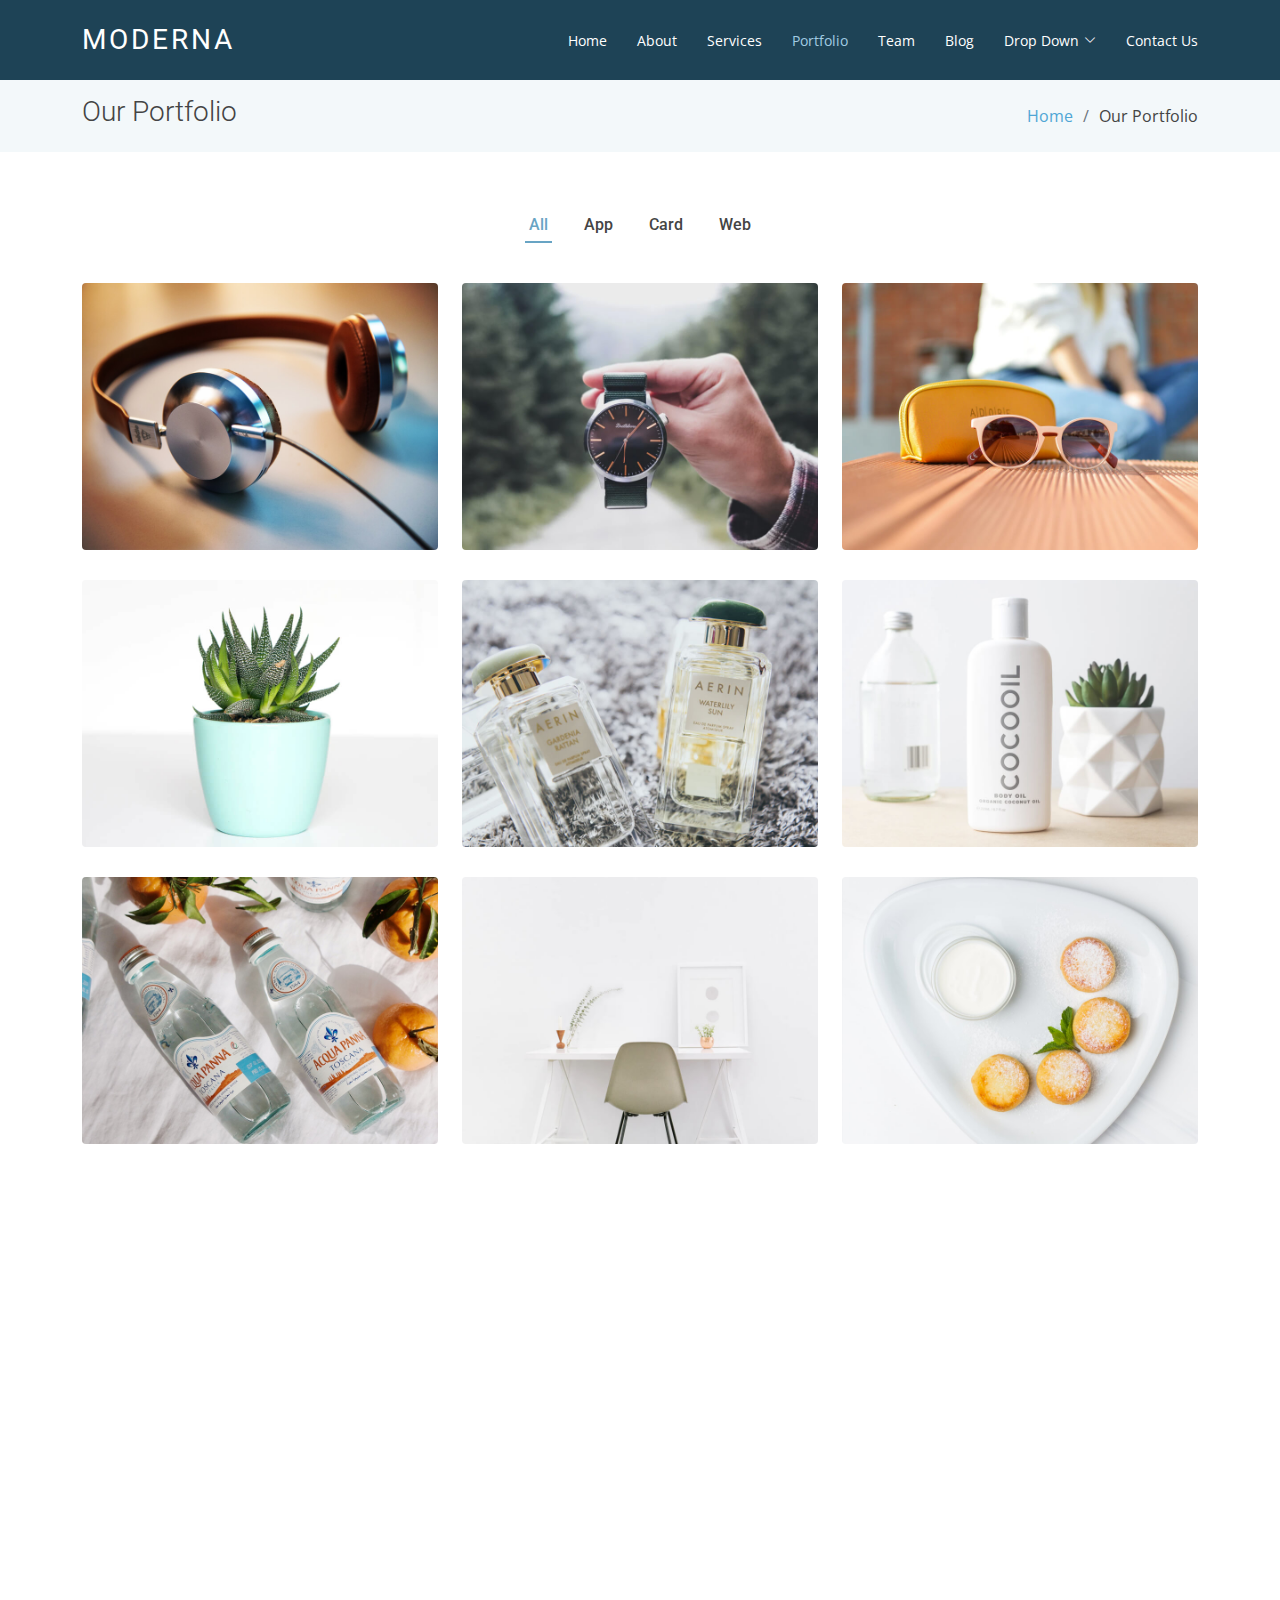
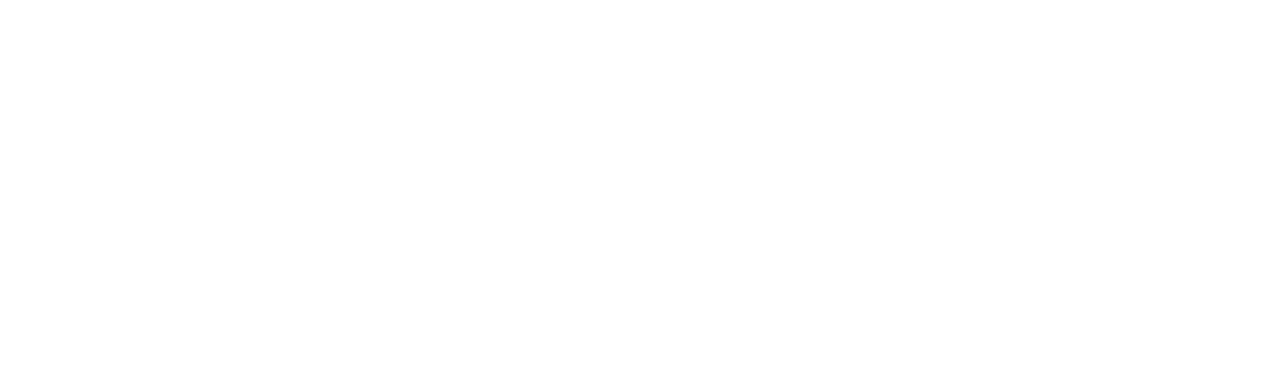
<file: portfolio.html>
<!DOCTYPE html>
<html lang="en">

<head>
  <meta charset="utf-8">
  <meta content="width=device-width, initial-scale=1.0" name="viewport">

  <title>Portfolio - Moderna Bootstrap Template</title>
  <meta content="" name="description">
  <meta content="" name="keywords">

  <!-- Favicons -->
  <link href="assets/img/favicon.png" rel="icon">
  <link href="assets/img/apple-touch-icon.png" rel="apple-touch-icon">

  <!-- Google Fonts -->
  <link href="https://fonts.googleapis.com/css?family=Open+Sans:300,300i,400,400i,600,600i,700,700i|Roboto:300,300i,400,400i,500,500i,700,700i&display=swap" rel="stylesheet">

  <!-- Vendor CSS Files -->
  <link href="assets/vendor/animate.css/animate.min.css" rel="stylesheet">
  <link href="assets/vendor/aos/aos.css" rel="stylesheet">
  <link href="assets/vendor/bootstrap/css/bootstrap.min.css" rel="stylesheet">
  <link href="assets/vendor/bootstrap-icons/bootstrap-icons.css" rel="stylesheet">
  <link href="assets/vendor/boxicons/css/boxicons.min.css" rel="stylesheet">
  <link href="assets/vendor/glightbox/css/glightbox.min.css" rel="stylesheet">
  <link href="assets/vendor/swiper/swiper-bundle.min.css" rel="stylesheet">

  <!-- Template Main CSS File -->
  <link href="assets/css/style.css" rel="stylesheet">

  <!-- =======================================================
  * Template Name: Moderna
  * Template URL: https://bootstrapmade.com/free-bootstrap-template-corporate-moderna/
  * Updated: Mar 17 2024 with Bootstrap v5.3.3
  * Author: BootstrapMade.com
  * License: https://bootstrapmade.com/license/
  ======================================================== -->
</head>

<body>

  <!-- ======= Header ======= -->
  <header id="header" class="fixed-top d-flex align-items-center ">
    <div class="container d-flex justify-content-between align-items-center">

      <div class="logo">
        <h1 class="text-light"><a href="index.html"><span>Moderna</span></a></h1>
        <!-- Uncomment below if you prefer to use an image logo -->
        <!-- <a href="index.html"><img src="assets/img/logo.png" alt="" class="img-fluid"></a>-->
      </div>

      <nav id="navbar" class="navbar">
        <ul>
          <li><a class="" href="index.html">Home</a></li>
          <li><a href="about.html">About</a></li>
          <li><a href="services.html">Services</a></li>
          <li><a class="active" href="portfolio.html">Portfolio</a></li>
          <li><a href="team.html">Team</a></li>
          <li><a href="blog.html">Blog</a></li>
          <li class="dropdown"><a href="#"><span>Drop Down</span> <i class="bi bi-chevron-down"></i></a>
            <ul>
              <li><a href="#">Drop Down 1</a></li>
              <li class="dropdown"><a href="#"><span>Deep Drop Down</span> <i class="bi bi-chevron-right"></i></a>
                <ul>
                  <li><a href="#">Deep Drop Down 1</a></li>
                  <li><a href="#">Deep Drop Down 2</a></li>
                  <li><a href="#">Deep Drop Down 3</a></li>
                  <li><a href="#">Deep Drop Down 4</a></li>
                  <li><a href="#">Deep Drop Down 5</a></li>
                </ul>
              </li>
              <li><a href="#">Drop Down 2</a></li>
              <li><a href="#">Drop Down 3</a></li>
              <li><a href="#">Drop Down 4</a></li>
            </ul>
          </li>
          <li><a href="contact.html">Contact Us</a></li>
        </ul>
        <i class="bi bi-list mobile-nav-toggle"></i>
      </nav><!-- .navbar -->

    </div>
  </header><!-- End Header -->

  <main id="main">

    <!-- ======= Our Portfolio Section ======= -->
    <section class="breadcrumbs">
      <div class="container">

        <div class="d-flex justify-content-between align-items-center">
          <h2>Our Portfolio</h2>
          <ol>
            <li><a href="index.html">Home</a></li>
            <li>Our Portfolio</li>
          </ol>
        </div>

      </div>
    </section><!-- End Our Portfolio Section -->

    <!-- ======= Portfolio Section ======= -->
    <section class="portfolio">
      <div class="container">

        <div class="row">
          <div class="col-lg-12">
            <ul id="portfolio-flters">
              <li data-filter="*" class="filter-active">All</li>
              <li data-filter=".filter-app">App</li>
              <li data-filter=".filter-card">Card</li>
              <li data-filter=".filter-web">Web</li>
            </ul>
          </div>
        </div>

        <div class="row portfolio-container" data-aos="fade-up" data-aos-easing="ease-in-out" data-aos-duration="500">

          <div class="col-lg-4 col-md-6 portfolio-wrap filter-app">
            <div class="portfolio-item">
              <img src="assets/img/portfolio/portfolio-1.jpg" class="img-fluid" alt="">
              <div class="portfolio-info">
                <h3>App 1</h3>
                <div>
                  <a href="assets/img/portfolio/portfolio-1.jpg" data-gallery="portfolioGallery" class="portfolio-lightbox" title="App 1"><i class="bx bx-plus"></i></a>
                  <a href="portfolio-details.html" title="Portfolio Details"><i class="bx bx-link"></i></a>
                </div>
              </div>
            </div>
          </div>

          <div class="col-lg-4 col-md-6 portfolio-wrap filter-web">
            <div class="portfolio-item">
              <img src="assets/img/portfolio/portfolio-2.jpg" class="img-fluid" alt="">
              <div class="portfolio-info">
                <h3>Web 3</h3>
                <div>
                  <a href="assets/img/portfolio/portfolio-2.jpg" data-gallery="portfolioGallery" class="portfolio-lightbox" title="Web 3"><i class="bx bx-plus"></i></a>
                  <a href="portfolio-details.html" title="Portfolio Details"><i class="bx bx-link"></i></a>
                </div>
              </div>
            </div>
          </div>

          <div class="col-lg-4 col-md-6 portfolio-wrap filter-app">
            <div class="portfolio-item">
              <img src="assets/img/portfolio/portfolio-3.jpg" class="img-fluid" alt="">
              <div class="portfolio-info">
                <h3>App 2</h3>
                <div>
                  <a href="assets/img/portfolio/portfolio-3.jpg" data-gallery="portfolioGallery" class="portfolio-lightbox" title="App 2"><i class="bx bx-plus"></i></a>
                  <a href="portfolio-details.html" title="Portfolio Details"><i class="bx bx-link"></i></a>
                </div>
              </div>
            </div>
          </div>

          <div class="col-lg-4 col-md-6 portfolio-wrap filter-card">
            <div class="portfolio-item">
              <img src="assets/img/portfolio/portfolio-4.jpg" class="img-fluid" alt="">
              <div class="portfolio-info">
                <h3>Card 2</h3>
                <div>
                  <a href="assets/img/portfolio/portfolio-4.jpg" data-gallery="portfolioGallery" class="portfolio-lightbox" title="Card 2"><i class="bx bx-plus"></i></a>
                  <a href="portfolio-details.html" title="Portfolio Details"><i class="bx bx-link"></i></a>
                </div>
              </div>
            </div>
          </div>

          <div class="col-lg-4 col-md-6 portfolio-wrap filter-web">
            <div class="portfolio-item">
              <img src="assets/img/portfolio/portfolio-5.jpg" class="img-fluid" alt="">
              <div class="portfolio-info">
                <h3>Web 2</h3>
                <div>
                  <a href="assets/img/portfolio/portfolio-5.jpg" data-gallery="portfolioGallery" class="portfolio-lightbox" title="Web 2"><i class="bx bx-plus"></i></a>
                  <a href="portfolio-details.html" title="Portfolio Details"><i class="bx bx-link"></i></a>
                </div>
              </div>
            </div>
          </div>

          <div class="col-lg-4 col-md-6 portfolio-wrap filter-app">
            <div class="portfolio-item">
              <img src="assets/img/portfolio/portfolio-6.jpg" class="img-fluid" alt="">
              <div class="portfolio-info">
                <h3>App 3</h3>
                <div>
                  <a href="assets/img/portfolio/portfolio-6.jpg" data-gallery="portfolioGallery" class="portfolio-lightbox" title="App 3"><i class="bx bx-plus"></i></a>
                  <a href="portfolio-details.html" title="Portfolio Details"><i class="bx bx-link"></i></a>
                </div>
              </div>
            </div>
          </div>

          <div class="col-lg-4 col-md-6 portfolio-wrap filter-card">
            <div class="portfolio-item">
              <img src="assets/img/portfolio/portfolio-7.jpg" class="img-fluid" alt="">
              <div class="portfolio-info">
                <h3>Card 1</h3>
                <div>
                  <a href="assets/img/portfolio/portfolio-7.jpg" data-gallery="portfolioGallery" class="portfolio-lightbox" title="Card 1"><i class="bx bx-plus"></i></a>
                  <a href="portfolio-details.html" title="Portfolio Details"><i class="bx bx-link"></i></a>
                </div>
              </div>
            </div>
          </div>

          <div class="col-lg-4 col-md-6 portfolio-wrap filter-card">
            <div class="portfolio-item">
              <img src="assets/img/portfolio/portfolio-8.jpg" class="img-fluid" alt="">
              <div class="portfolio-info">
                <h3>Card 3</h3>
                <div>
                  <a href="assets/img/portfolio/portfolio-8.jpg" data-gallery="portfolioGallery" class="portfolio-lightbox" title="Card 3"><i class="bx bx-plus"></i></a>
                  <a href="portfolio-details.html" title="Portfolio Details"><i class="bx bx-link"></i></a>
                </div>
              </div>
            </div>
          </div>

          <div class="col-lg-4 col-md-6 portfolio-wrap filter-web">
            <div class="portfolio-item">
              <img src="assets/img/portfolio/portfolio-9.jpg" class="img-fluid" alt="">
              <div class="portfolio-info">
                <h3>Web 1</h3>
                <div>
                  <a href="assets/img/portfolio/portfolio-9.jpg" data-gallery="portfolioGallery" class="portfolio-lightbox" title="Web 1"><i class="bx bx-plus"></i></a>
                  <a href="portfolio-details.html" title="Portfolio Details"><i class="bx bx-link"></i></a>
                </div>
              </div>
            </div>
          </div>

        </div>

      </div>
    </section><!-- End Portfolio Section -->

  </main><!-- End #main -->

  <!-- ======= Footer ======= -->
  <footer id="footer" data-aos="fade-up" data-aos-easing="ease-in-out" data-aos-duration="500">

    <div class="footer-newsletter">
      <div class="container">
        <div class="row">
          <div class="col-lg-6">
            <h4>Our Newsletter</h4>
            <p>Tamen quem nulla quae legam multos aute sint culpa legam noster magna</p>
          </div>
          <div class="col-lg-6">
            <form action="" method="post">
              <input type="email" name="email"><input type="submit" value="Subscribe">
            </form>
          </div>
        </div>
      </div>
    </div>

    <div class="footer-top">
      <div class="container">
        <div class="row">

          <div class="col-lg-3 col-md-6 footer-links">
            <h4>Useful Links</h4>
            <ul>
              <li><i class="bx bx-chevron-right"></i> <a href="#">Home</a></li>
              <li><i class="bx bx-chevron-right"></i> <a href="#">About us</a></li>
              <li><i class="bx bx-chevron-right"></i> <a href="#">Services</a></li>
              <li><i class="bx bx-chevron-right"></i> <a href="#">Terms of service</a></li>
              <li><i class="bx bx-chevron-right"></i> <a href="#">Privacy policy</a></li>
            </ul>
          </div>

          <div class="col-lg-3 col-md-6 footer-links">
            <h4>Our Services</h4>
            <ul>
              <li><i class="bx bx-chevron-right"></i> <a href="#">Web Design</a></li>
              <li><i class="bx bx-chevron-right"></i> <a href="#">Web Development</a></li>
              <li><i class="bx bx-chevron-right"></i> <a href="#">Product Management</a></li>
              <li><i class="bx bx-chevron-right"></i> <a href="#">Marketing</a></li>
              <li><i class="bx bx-chevron-right"></i> <a href="#">Graphic Design</a></li>
            </ul>
          </div>

          <div class="col-lg-3 col-md-6 footer-contact">
            <h4>Contact Us</h4>
            <p>
              A108 Adam Street <br>
              New York, NY 535022<br>
              United States <br><br>
              <strong>Phone:</strong> +1 5589 55488 55<br>
              <strong>Email:</strong> info@example.com<br>
            </p>

          </div>

          <div class="col-lg-3 col-md-6 footer-info">
            <h3>About Moderna</h3>
            <p>Cras fermentum odio eu feugiat lide par naso tierra. Justo eget nada terra videa magna derita valies darta donna mare fermentum iaculis eu non diam phasellus.</p>
            <div class="social-links mt-3">
              <a href="#" class="twitter"><i class="bx bxl-twitter"></i></a>
              <a href="#" class="facebook"><i class="bx bxl-facebook"></i></a>
              <a href="#" class="instagram"><i class="bx bxl-instagram"></i></a>
              <a href="#" class="linkedin"><i class="bx bxl-linkedin"></i></a>
            </div>
          </div>

        </div>
      </div>
    </div>

    <div class="container">
      <div class="copyright">
        &copy; Copyright <strong><span>Moderna</span></strong>. All Rights Reserved
      </div>
      <div class="credits">
        <!-- All the links in the footer should remain intact. -->
        <!-- You can delete the links only if you purchased the pro version. -->
        <!-- Licensing information: https://bootstrapmade.com/license/ -->
        <!-- Purchase the pro version with working PHP/AJAX contact form: https://bootstrapmade.com/free-bootstrap-template-corporate-moderna/ -->
        Designed by <a href="https://bootstrapmade.com/">BootstrapMade</a>
      </div>
    </div>
  </footer><!-- End Footer -->

  <a href="#" class="back-to-top d-flex align-items-center justify-content-center"><i class="bi bi-arrow-up-short"></i></a>

  <!-- Vendor JS Files -->
  <script src="assets/vendor/purecounter/purecounter_vanilla.js"></script>
  <script src="assets/vendor/aos/aos.js"></script>
  <script src="assets/vendor/bootstrap/js/bootstrap.bundle.min.js"></script>
  <script src="assets/vendor/glightbox/js/glightbox.min.js"></script>
  <script src="assets/vendor/isotope-layout/isotope.pkgd.min.js"></script>
  <script src="assets/vendor/swiper/swiper-bundle.min.js"></script>
  <script src="assets/vendor/waypoints/noframework.waypoints.js"></script>
  <script src="assets/vendor/php-email-form/validate.js"></script>

  <!-- Template Main JS File -->
  <script src="assets/js/main.js"></script>

</body>

</html>
</file>
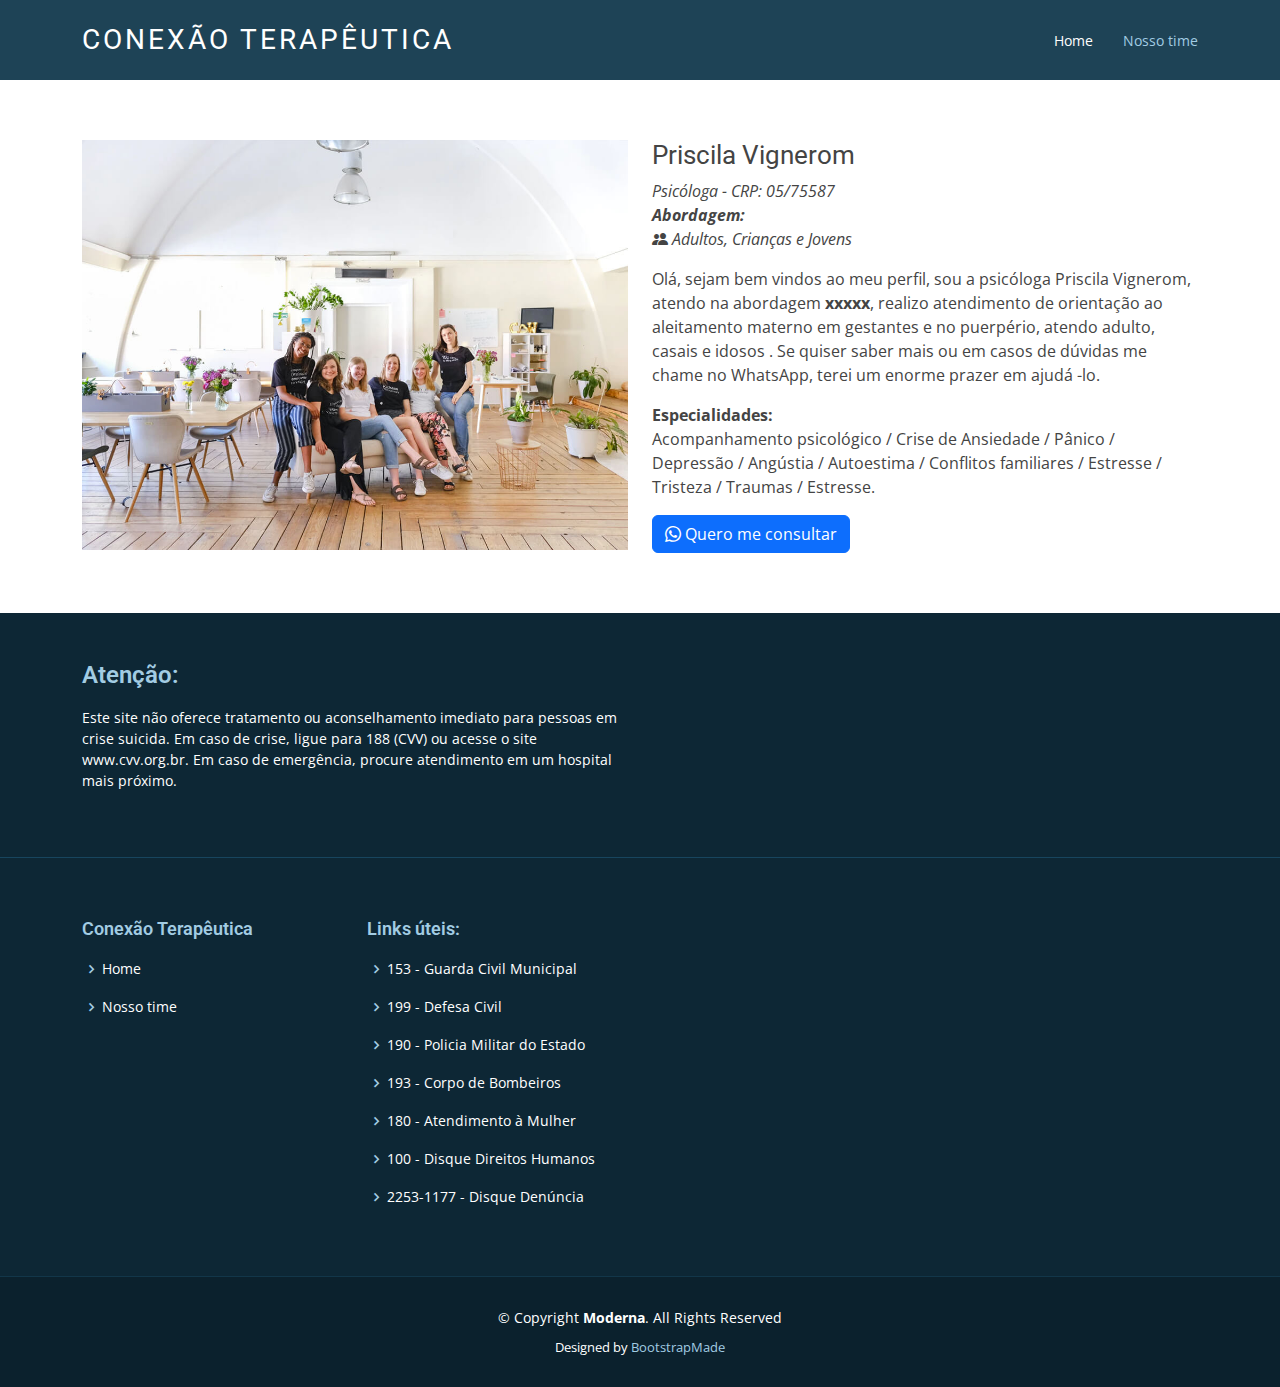
<file: priscila_vignerom.html>
<!DOCTYPE html>
<html lang="en">

<head>
  <meta charset="utf-8">
  <meta content="width=device-width, initial-scale=1.0" name="viewport">

  <title>CONEXÃO TERAPÊUTICA</title>
  <meta content="" name="description">
  <meta content="" name="keywords">

  <!-- Favicons -->
  <link href="assets/img/favicon.png" rel="icon">
  <link href="assets/img/apple-touch-icon.png" rel="apple-touch-icon">

  <!-- Google Fonts -->
  <link href="https://fonts.googleapis.com/css?family=Open+Sans:300,300i,400,400i,600,600i,700,700i|Roboto:300,300i,400,400i,500,500i,700,700i&display=swap" rel="stylesheet">

  <!-- Vendor CSS Files -->
  <link href="assets/vendor/animate.css/animate.min.css" rel="stylesheet">
  <link href="assets/vendor/aos/aos.css" rel="stylesheet">
  <link href="assets/vendor/bootstrap/css/bootstrap.min.css" rel="stylesheet">
  <link href="assets/vendor/bootstrap-icons/bootstrap-icons.css" rel="stylesheet">
  <link href="assets/vendor/boxicons/css/boxicons.min.css" rel="stylesheet">
  <link href="assets/vendor/glightbox/css/glightbox.min.css" rel="stylesheet">
  <link href="assets/vendor/swiper/swiper-bundle.min.css" rel="stylesheet">

  <!-- Template Main CSS File -->
  <link href="assets/css/style.css" rel="stylesheet">

  <!-- =======================================================
  * Template Name: Moderna
  * Template URL: https://bootstrapmade.com/free-bootstrap-template-corporate-moderna/
  * Updated: Mar 17 2024 with Bootstrap v5.3.3
  * Author: BootstrapMade.com
  * License: https://bootstrapmade.com/license/
  ======================================================== -->
</head>

<body>

  <!-- ======= Header ======= -->
  <header id="header" class="fixed-top d-flex align-items-center ">
    <div class="container d-flex justify-content-between align-items-center">

      <div class="logo">
        <h1 class="text-light"><a href="index.html"><span>CONEXÃO TERAPÊUTICA</span></a></h1>
        <!-- Uncomment below if you prefer to use an image logo -->
        <!-- <a href="index.html"><img src="assets/img/logo.png" alt="" class="img-fluid"></a>-->
      </div>

      <nav id="navbar" class="navbar">
        <ul>
          <li><a class="" href="index.html">Home</a></li>
          <li><a class="active" href="nosso_time.html">Nosso time</a></li>
          <!--li><a href="services.html">Services</a></li>
          <li><a href="portfolio.html">Portfolio</a></li>
          <li><a href="team.html">Team</a></li>
          <li><a href="blog.html">Blog</a></li>
          <li class="dropdown"><a href="#"><span>Drop Down</span> <i class="bi bi-chevron-down"></i></a>
            <ul>
              <li><a href="#">Drop Down 1</a></li>
              <li class="dropdown"><a href="#"><span>Deep Drop Down</span> <i class="bi bi-chevron-right"></i></a>
                <ul>
                  <li><a href="#">Deep Drop Down 1</a></li>
                  <li><a href="#">Deep Drop Down 2</a></li>
                  <li><a href="#">Deep Drop Down 3</a></li>
                  <li><a href="#">Deep Drop Down 4</a></li>
                  <li><a href="#">Deep Drop Down 5</a></li>
                </ul>
              </li>
              <li><a href="#">Drop Down 2</a></li>
              <li><a href="#">Drop Down 3</a></li>
              <li><a href="#">Drop Down 4</a></li>
            </ul>
          </li>
          <li><a href="contact.html">Contact Us</a></li-->
        </ul>
        <i class="bi bi-list mobile-nav-toggle"></i>
      </nav><!-- .navbar -->

    </div>
  </header><!-- End Header -->

  <main id="main">

    <!-- ======= About Us Section ======= >
    <section class="breadcrumbs">
      <div class="container">

        <div class="d-flex justify-content-between align-items-center">
          <h2>About Us</h2>
          <ol>
            <li><a href="index.html">Home</a></li>
            <li>About Us</li>
          </ol>
        </div>

      </div>
    </section><!-- End About Us Section -->

    <!-- ======= About Section ======= -->
    <section class="about" data-aos="fade-up">
      <div class="container">

        <div class="row">
          <div class="col-lg-6">
            <img src="assets/img/about.jpg" class="img-fluid" alt="">
          </div>
          <div class="col-lg-6 pt-4 pt-lg-0">
            <h3>Priscila Vignerom</h3>
            <p class="fst-italic"> Psicóloga - CRP: 05/75587
              <br><b>Abordagem:</b> 
              <br><i class="bi bi-people-fill"></i></b> Adultos, Crianças e Jovens</p>
            </p>
            <!--ul>
              <li><i class="bi bi-check2-circle"></i> Ullamco laboris nisi ut aliquip ex ea commodo consequat.</li>
              <li><i class="bi bi-check2-circle"></i> Duis aute irure dolor in reprehenderit in voluptate velit.</li>
              <li><i class="bi bi-check2-circle"></i> Ullamco laboris nisi ut aliquip ex ea commodo consequat. Duis aute irure dolor in reprehenderit in voluptate trideta storacalaperda mastiro dolore eu fugiat nulla pariatur.</li>
            </ul-->
            <p>
              Olá, sejam bem vindos ao meu perfil, sou a psicóloga Priscila Vignerom, 
              atendo na abordagem <b>xxxxx</b>, realizo atendimento 
              de orientação ao aleitamento materno em gestantes e no puerpério, 
              atendo adulto, casais e idosos . Se quiser saber mais ou em casos 
              de dúvidas me chame no WhatsApp, terei um enorme prazer em ajudá -lo.
            </p>

            <ul>
              <p><b>Especialidades:</b></p>
                 Acompanhamento psicológico / Crise de Ansiedade / 
                 Pânico / Depressão / Angústia / Autoestima / 
                 Conflitos familiares / Estresse / Tristeza / Traumas / Estresse.
            </ul>
            
           <a href="https://api.whatsapp.com/send/?phone=5511910062698&text&type=phone_number&app_absent=0"><button type="button" class="btn btn-primary"><i class="bi bi-whatsapp">  </i>   Quero me consultar</button></a>
            
          </div>
        </div>

      </div>
    </section><!-- End About Section ->
    <section class="payment" data-aos="fade-up">
      <div class="container">


        <h3>Formas de pagamento aceitas</h3>
        <p class="fst-italic"> Psicóloga - CRP: 18/2556
          <br><b>Abordagem:</b> Terapia Cognitivo Comportamental - TCC
          <br><i class="bi bi-people-fill"></i></b> Adultos, Casais, Idosos</p>
        </p>
        <p>
          fffdkgpkgperkgperkgokerg
        </p>
    </section>

    <!-- ======= Facts Section ======= >
    <section class="facts section-bg" data-aos="fade-up">
      <div class="container">

        <div class="row counters">

          <div class="col-lg-3 col-6 text-center">
            <span data-purecounter-start="0" data-purecounter-end="232" data-purecounter-duration="1" class="purecounter"></span>
            <p>Clients</p>
          </div>

          <div class="col-lg-3 col-6 text-center">
            <span data-purecounter-start="0" data-purecounter-end="521" data-purecounter-duration="1" class="purecounter"></span>
            <p>Projects</p>
          </div>

          <div class="col-lg-3 col-6 text-center">
            <span data-purecounter-start="0" data-purecounter-end="1463" data-purecounter-duration="1" class="purecounter"></span>
            <p>Hours Of Support</p>
          </div>

          <div class="col-lg-3 col-6 text-center">
            <span data-purecounter-start="0" data-purecounter-end="15" data-purecounter-duration="1" class="purecounter"></span>
            <p>Hard Workers</p>
          </div>

        </div>

      </div>
    </section><!-- End Facts Section -->

    <!-- ======= Our Skills Section ======= >
    <section class="skills" data-aos="fade-up">
      <div class="container">

        <div class="section-title">
          <h2>Our Skills</h2>
          <p>Magnam dolores commodi suscipit. Necessitatibus eius consequatur ex aliquid fuga eum quidem. Sit sint consectetur velit. Quisquam quos quisquam cupiditate. Et nemo qui impedit suscipit alias ea. Quia fugiat sit in iste officiis commodi quidem hic quas.</p>
        </div>

        <div class="skills-content">

          <div class="progress">
            <div class="progress-bar bg-success" role="progressbar" aria-valuenow="100" aria-valuemin="0" aria-valuemax="100">
              <span class="skill">HTML <i class="val">100%</i></span>
            </div>
          </div>

          <div class="progress">
            <div class="progress-bar bg-info" role="progressbar" aria-valuenow="90" aria-valuemin="0" aria-valuemax="100">
              <span class="skill">CSS <i class="val">90%</i></span>
            </div>
          </div>

          <div class="progress">
            <div class="progress-bar bg-warning" role="progressbar" aria-valuenow="75" aria-valuemin="0" aria-valuemax="100">
              <span class="skill">JavaScript <i class="val">75%</i></span>
            </div>
          </div>

          <div class="progress">
            <div class="progress-bar bg-danger" role="progressbar" aria-valuenow="55" aria-valuemin="0" aria-valuemax="100">
              <span class="skill">Photoshop <i class="val">55%</i></span>
            </div>
          </div>

        </div>

      </div>
    </section><!-- End Our Skills Section -->

    <!-- ======= Tetstimonials Section ======= >
    <section class="testimonials" data-aos="fade-up">
      <div class="container">

        <div class="section-title">
          <h2>Tetstimonials</h2>
          <p>Magnam dolores commodi suscipit. Necessitatibus eius consequatur ex aliquid fuga eum quidem. Sit sint consectetur velit. Quisquam quos quisquam cupiditate. Et nemo qui impedit suscipit alias ea. Quia fugiat sit in iste officiis commodi quidem hic quas.</p>
        </div>

        <div class="testimonials-carousel swiper">
          <div class="swiper-wrapper">
            <div class="testimonial-item swiper-slide">
              <img src="assets/img/testimonials/testimonials-1.jpg" class="testimonial-img" alt="">
              <h3>Saul Goodman</h3>
              <h4>Ceo &amp; Founder</h4>
              <p>
                <i class="bx bxs-quote-alt-left quote-icon-left"></i>
                Proin iaculis purus consequat sem cure digni ssim donec porttitora entum suscipit rhoncus. Accusantium quam, ultricies eget id, aliquam eget nibh et. Maecen aliquam, risus at semper.
                <i class="bx bxs-quote-alt-right quote-icon-right"></i>
              </p>
            </div>

            <div class="testimonial-item swiper-slide">
              <img src="assets/img/testimonials/testimonials-2.jpg" class="testimonial-img" alt="">
              <h3>Sara Wilsson</h3>
              <h4>Designer</h4>
              <p>
                <i class="bx bxs-quote-alt-left quote-icon-left"></i>
                Export tempor illum tamen malis malis eram quae irure esse labore quem cillum quid cillum eram malis quorum velit fore eram velit sunt aliqua noster fugiat irure amet legam anim culpa.
                <i class="bx bxs-quote-alt-right quote-icon-right"></i>
              </p>
            </div>

            <div class="testimonial-item swiper-slide">
              <img src="assets/img/testimonials/testimonials-3.jpg" class="testimonial-img" alt="">
              <h3>Jena Karlis</h3>
              <h4>Store Owner</h4>
              <p>
                <i class="bx bxs-quote-alt-left quote-icon-left"></i>
                Enim nisi quem export duis labore cillum quae magna enim sint quorum nulla quem veniam duis minim tempor labore quem eram duis noster aute amet eram fore quis sint minim.
                <i class="bx bxs-quote-alt-right quote-icon-right"></i>
              </p>
            </div>

            <div class="testimonial-item swiper-slide">
              <img src="assets/img/testimonials/testimonials-4.jpg" class="testimonial-img" alt="">
              <h3>Matt Brandon</h3>
              <h4>Freelancer</h4>
              <p>
                <i class="bx bxs-quote-alt-left quote-icon-left"></i>
                Fugiat enim eram quae cillum dolore dolor amet nulla culpa multos export minim fugiat minim velit minim dolor enim duis veniam ipsum anim magna sunt elit fore quem dolore labore illum veniam.
                <i class="bx bxs-quote-alt-right quote-icon-right"></i>
              </p>
            </div>

            <div class="testimonial-item swiper-slide">
              <img src="assets/img/testimonials/testimonials-5.jpg" class="testimonial-img" alt="">
              <h3>John Larson</h3>
              <h4>Entrepreneur</h4>
              <p>
                <i class="bx bxs-quote-alt-left quote-icon-left"></i>
                Quis quorum aliqua sint quem legam fore sunt eram irure aliqua veniam tempor noster veniam enim culpa labore duis sunt culpa nulla illum cillum fugiat legam esse veniam culpa fore nisi cillum quid.
                <i class="bx bxs-quote-alt-right quote-icon-right"></i>
              </p>
            </div>
          </div>
          <div class="swiper-pagination"></div>
        </div>

      </div>
    </section><!-- End Ttstimonials Section -->

  </main><!-- End #main -->

   <!-- ======= Footer ======= -->
   <footer id="footer" data-aos="fade-up" data-aos-easing="ease-in-out" data-aos-duration="500">

    <div class="footer-newsletter">
      <div class="container">
        <div class="row">
          <div class="col-lg-6">
            <h4>Atenção: </h4>
            <p>Este site não oferece tratamento ou aconselhamento imediato para pessoas em crise suicida. Em caso de crise, ligue para 188 (CVV) ou acesse o site www.cvv.org.br. Em caso de emergência, procure atendimento em um hospital mais próximo.</p>
          </div>
          <!--div class="col-lg-6">
            <form action="" method="post">
              <input type="email" name="email"><input type="submit" value="Subscribe">
            </form>
          </div-->
        </div>
      </div>
    </div>

    <div class="footer-top">
      <div class="container">
        <div class="row">

          <div class="col-lg-3 col-md-6 footer-links">
            <h4>Conexão Terapêutica</h4>
            <ul>
              <li><i class="bx bx-chevron-right"></i> <a href="#">Home</a></li>
              <li><i class="bx bx-chevron-right"></i> <a href="nosso_time.html">Nosso time</a></li>
              <!--li><i class="bx bx-chevron-right"></i> <a href="#"></a></li>
              <!--li><i class="bx bx-chevron-right"></i> <a href="#">Services</a></li-->
              <!--li><i class="bx bx-chevron-right"></i> <a href="#">Terms of service</a></li>
              <!--li><i class="bx bx-chevron-right"></i> <a href="#">Privacy policy</a></li-->
            </ul>
          </div>

          <div class="col-lg-3 col-md-6 footer-links">
            <h4>Links úteis:</h4>
            <ul>
              <li><i class="bx bx-chevron-right"></i> <a href="#">153 - Guarda Civil Municipal</a></li>
              <li><i class="bx bx-chevron-right"></i> <a href="#">199 - Defesa Civil</a></li>
              <li><i class="bx bx-chevron-right"></i> <a href="#">190 - Policia Militar do Estado</a></li>
              <li><i class="bx bx-chevron-right"></i> <a href="#">193 - Corpo de Bombeiros</a></li>
              <li><i class="bx bx-chevron-right"></i> <a href="#">180 - Atendimento à Mulher</a></li>
              <li><i class="bx bx-chevron-right"></i> <a href="#">100 - Disque Direitos Humanos</a></li>
              <li><i class="bx bx-chevron-right"></i> <a href="#">2253-1177 - Disque Denúncia</a></li>
            </ul>
          </div>


          <!--div class="col-lg-3 col-md-6 footer-contact">
            <h4>Contact Us</h4>
            <p>
              A108 Adam Street <br>
              New York, NY 535022<br>
              United States <br><br>
              <strong>Phone:</strong> +1 5589 55488 55<br>
              <strong>Email:</strong> info@example.com<br>
            </p>

          </div-->

          <!--div class="col-lg-3 col-md-6 footer-info">
            <h3>About Moderna</h3>
            <p>Cras fermentum odio eu feugiat lide par naso tierra. Justo eget nada terra videa magna derita valies darta donna mare fermentum iaculis eu non diam phasellus.</p>
            <div class="social-links mt-3">
              <a href="#" class="twitter"><i class="bx bxl-twitter"></i></a>
              <a href="#" class="facebook"><i class="bx bxl-facebook"></i></a>
              <a href="#" class="instagram"><i class="bx bxl-instagram"></i></a>
              <a href="#" class="linkedin"><i class="bx bxl-linkedin"></i></a>
            </div>
          </div-->

        </div>
      </div>
    </div>

    <div class="container">
      <div class="copyright">
        &copy; Copyright <strong><span>Moderna</span></strong>. All Rights Reserved
      </div>
      <div class="credits">
        <!-- All the links in the footer should remain intact. -->
        <!-- You can delete the links only if you purchased the pro version. -->
        <!-- Licensing information: https://bootstrapmade.com/license/ -->
        <!-- Purchase the pro version with working PHP/AJAX contact form: https://bootstrapmade.com/free-bootstrap-template-corporate-moderna/ -->
        Designed by <a href="https://bootstrapmade.com/">BootstrapMade</a>
      </div>
    </div>
  </footer><!-- End Footer -->

  <a href="#" class="back-to-top d-flex align-items-center justify-content-center"><i class="bi bi-arrow-up-short"></i></a>

  <!-- Vendor JS Files -->
  <script src="assets/vendor/purecounter/purecounter_vanilla.js"></script>
  <script src="assets/vendor/aos/aos.js"></script>
  <script src="assets/vendor/bootstrap/js/bootstrap.bundle.min.js"></script>
  <script src="assets/vendor/glightbox/js/glightbox.min.js"></script>
  <script src="assets/vendor/isotope-layout/isotope.pkgd.min.js"></script>
  <script src="assets/vendor/swiper/swiper-bundle.min.js"></script>
  <script src="assets/vendor/waypoints/noframework.waypoints.js"></script>
  <script src="assets/vendor/php-email-form/validate.js"></script>

  <!-- Template Main JS File -->
  <script src="assets/js/main.js"></script>




                  <!-- ínicio plugin de acessibilidade -->
                  <script src="https://vlibras.gov.br/app/vlibras-plugin.js"></script>
                  <div vw class="enabled">
                  <div vw-access-button class="active"></div>
                  <div vw-plugin-wrapper>
                    <div class="vw-plugin-top-wrapper"></div>
                  </div>
                  </div>
                  <script>
                  new window.VLibras.Widget('https://vlibras.gov.br/app');
                  </script>
                  <!-- FIM plugin de acessibilidade -->		
  
  
  

</body>

</html>
</file>
<file: assets/css/style.css>
/**
* Template Name: Moderna
* Template URL: https://bootstrapmade.com/free-bootstrap-template-corporate-moderna/
* Updated: Mar 17 2024 with Bootstrap v5.3.3
* Author: BootstrapMade.com
* License: https://bootstrapmade.com/license/
*/

/*--------------------------------------------------------------
# General
--------------------------------------------------------------*/
body {
  font-family: "Open Sans", sans-serif;
  color: #444;
}

a {
  color: #4fa6d5;
  text-decoration: none;
}

a:hover {
  color: #45beff;
  text-decoration: none;
}

h1,
h2,
h3,
h4,
h5,
h6,
.font-primary {
  font-family: "Roboto", sans-serif;
}

/*--------------------------------------------------------------
# Back to top button
--------------------------------------------------------------*/
.back-to-top {
  position: fixed;
  visibility: hidden;
  opacity: 0;
  right: 15px;
  bottom: 15px;
  z-index: 99999;
  background: #68A4C4;
  width: 40px;
  height: 40px;
  border-radius: 4px;
  transition: all 0.4s;
}

.back-to-top i {
  font-size: 24px;
  color: #fff;
  line-height: 0;
}

.back-to-top:hover {
  background: #85b6cf;
  color: #fff;
}

.back-to-top.active {
  visibility: visible;
  opacity: 1;
}

/*--------------------------------------------------------------
# Header
--------------------------------------------------------------*/
#header {
  height: 80px;
  transition: all 0.5s;
  z-index: 997;
  transition: all 0.5s;
  background: #1e4356;
}

#header.header-transparent {
  background: none;
}

#header.header-scrolled {
  background: rgba(30, 67, 86, 0.8);
  height: 60px;
}

#header .logo h1 {
  font-size: 28px;
  margin: 0;
  padding: 4px 0;
  line-height: 1;
  font-weight: 400;
  letter-spacing: 3px;
  text-transform: uppercase;
}

#header .logo h1 a,
#header .logo h1 a:hover {
  color: #fff;
  text-decoration: none;
}

#header .logo img {
  padding: 0;
  margin: 0;
  max-height: 40px;
}

#main {
  margin-top: 80px;
}

/*--------------------------------------------------------------
# Navigation Menu
--------------------------------------------------------------*/
/**
* Desktop Navigation 
*/
.navbar {
  padding: 0;
}

.navbar ul {
  margin: 0;
  padding: 0;
  display: flex;
  list-style: none;
  align-items: center;
}

.navbar li {
  position: relative;
}

.navbar a,
.navbar a:focus {
  display: flex;
  align-items: center;
  justify-content: space-between;
  padding: 10px 0 10px 30px;
  font-family: "Open Sans", sans-serif;
  font-size: 14px;
  color: #fff;
  white-space: nowrap;
  transition: 0.3s;
}

.navbar a i,
.navbar a:focus i {
  font-size: 12px;
  line-height: 0;
  margin-left: 5px;
}

.navbar a:hover,
.navbar .active,
.navbar .active:focus,
.navbar li:hover>a {
  color: #a2cce3;
}

.navbar .dropdown ul {
  display: block;
  position: absolute;
  left: 14px;
  top: calc(100% + 30px);
  margin: 0;
  padding: 10px 0;
  z-index: 99;
  opacity: 0;
  visibility: hidden;
  background: #fff;
  box-shadow: 0px 0px 30px rgba(127, 137, 161, 0.25);
  transition: 0.3s;
}

.navbar .dropdown ul li {
  min-width: 200px;
}

.navbar .dropdown ul a {
  padding: 10px 20px;
  font-size: 14px;
  text-transform: none;
  color: #1c3745;
}

.navbar .dropdown ul a i {
  font-size: 12px;
}

.navbar .dropdown ul a:hover,
.navbar .dropdown ul .active:hover,
.navbar .dropdown ul li:hover>a {
  color: #68A4C4;
}

.navbar .dropdown:hover>ul {
  opacity: 1;
  top: 100%;
  visibility: visible;
}

.navbar .dropdown .dropdown ul {
  top: 0;
  left: calc(100% - 30px);
  visibility: hidden;
}

.navbar .dropdown .dropdown:hover>ul {
  opacity: 1;
  top: 0;
  left: 100%;
  visibility: visible;
}

@media (max-width: 1366px) {
  .navbar .dropdown .dropdown ul {
    left: -90%;
  }

  .navbar .dropdown .dropdown:hover>ul {
    left: -100%;
  }
}

/**
* Mobile Navigation 
*/
.mobile-nav-toggle {
  color: #fff;
  font-size: 28px;
  cursor: pointer;
  display: none;
  line-height: 0;
  transition: 0.5s;
}

@media (max-width: 991px) {
  .mobile-nav-toggle {
    display: block;
  }

  .navbar ul {
    display: none;
  }
}

.navbar-mobile {
  position: fixed;
  overflow: hidden;
  top: 0;
  right: 0;
  left: 0;
  bottom: 0;
  background: rgba(17, 38, 48, 0.9);
  transition: 0.3s;
}

.navbar-mobile .mobile-nav-toggle {
  position: absolute;
  top: 15px;
  right: 15px;
}

.navbar-mobile ul {
  display: block;
  position: absolute;
  top: 55px;
  right: 15px;
  bottom: 15px;
  left: 15px;
  padding: 10px 0;
  background-color: #fff;
  overflow-y: auto;
  transition: 0.3s;
}

.navbar-mobile a,
.navbar-mobile a:focus {
  padding: 10px 20px;
  font-size: 15px;
  color: #1e4356;
}

.navbar-mobile a:hover,
.navbar-mobile .active,
.navbar-mobile li:hover>a {
  color: #68A4C4;
}

.navbar-mobile .getstarted,
.navbar-mobile .getstarted:focus {
  margin: 15px;
}

.navbar-mobile .dropdown ul {
  position: static;
  display: none;
  margin: 10px 20px;
  padding: 10px 0;
  z-index: 99;
  opacity: 1;
  visibility: visible;
  background: #fff;
  box-shadow: 0px 0px 30px rgba(127, 137, 161, 0.25);
}

.navbar-mobile .dropdown ul li {
  min-width: 200px;
}

.navbar-mobile .dropdown ul a {
  padding: 10px 20px;
}

.navbar-mobile .dropdown ul a i {
  font-size: 12px;
}

.navbar-mobile .dropdown ul a:hover,
.navbar-mobile .dropdown ul .active:hover,
.navbar-mobile .dropdown ul li:hover>a {
  color: #68A4C4;
}

.navbar-mobile .dropdown>.dropdown-active {
  display: block;
}

/*--------------------------------------------------------------
# Hero Section
--------------------------------------------------------------*/
#hero {
  width: 100%;
  height: 90vh;
  overflow: hidden;
  position: relative;
}

#hero::after {
  content: "";
  position: absolute;
  left: 50%;
  top: 0;
  width: 130%;
  height: 95%;
  background: linear-gradient(to right, rgba(30, 67, 86, 0.8), rgba(30, 67, 86, 0.6)), url("../img/hero-bg.jpg") center top no-repeat;
  z-index: 0;
  border-radius: 0 0 50% 50%;
  transform: translateX(-50%) rotate(0deg);
}

#hero::before {
  content: "";
  position: absolute;
  left: 50%;
  top: 0;
  width: 130%;
  height: 96%;
  background: #68A4C4;
  opacity: 0.3;
  z-index: 0;
  border-radius: 0 0 50% 50%;
  transform: translateX(-50%) translateY(18px) rotate(2deg);
}

#hero .carousel-container {
  display: flex;
  justify-content: center;
  align-items: center;
  flex-direction: column;
  text-align: center;
  bottom: 0;
  top: 0;
  left: 0;
  right: 0;
}

#hero h2 {
  color: #fff;
  margin-bottom: 30px;
  font-size: 48px;
  font-weight: 700;
}

#hero p {
  width: 80%;
  animation-delay: 0.4s;
  margin: 0 auto 30px auto;
  color: #fff;
}

#hero .carousel-control-prev,
#hero .carousel-control-next {
  width: 10%;
}

#hero .carousel-control-next-icon,
#hero .carousel-control-prev-icon {
  background: none;
  font-size: 48px;
  line-height: 1;
  width: auto;
  height: auto;
}

#hero .btn-get-started {
  font-family: "Roboto", sans-serif;
  font-weight: 500;
  font-size: 14px;
  letter-spacing: 1px;
  display: inline-block;
  padding: 12px 32px;
  border-radius: 50px;
  transition: 0.5s;
  line-height: 1;
  margin: 10px;
  color: #fff;
  animation-delay: 0.8s;
  border: 2px solid #68A4C4;
}

#hero .btn-get-started:hover {
  background: #68A4C4;
  color: #fff;
  text-decoration: none;
}

@media (min-width: 1024px) {
  #hero p {
    width: 60%;
  }

  #hero .carousel-control-prev,
  #hero .carousel-control-next {
    width: 5%;
  }
}

@media (max-width: 768px) {
  #hero::after {
    width: 180%;
    height: 95%;
    border-radius: 0 0 50% 50%;
    transform: translateX(-50%) rotate(0deg);
  }

  #hero::before {
    top: 0;
    width: 180%;
    height: 94%;
    border-radius: 0 0 50% 50%;
    transform: translateX(-50%) translateY(20px) rotate(4deg);
  }
}

@media (max-width: 575px) {
  #hero h2 {
    font-size: 30px;
  }

  #hero::after {
    left: 40%;
    top: 0;
    width: 200%;
    height: 95%;
    border-radius: 0 0 50% 50%;
    transform: translateX(-50%) rotate(0deg);
  }

  #hero::before {
    left: 50%;
    top: 0;
    width: 200%;
    height: 94%;
    border-radius: 0 0 50% 50%;
    transform: translateX(-50%) translateY(20px) rotate(4deg);
  }
}

/*--------------------------------------------------------------
# Hero No Slider Section
--------------------------------------------------------------*/
#hero-no-slider {
  width: 100%;
  height: 100vh;
  overflow: hidden;
  position: relative;
  text-align: center;
}

#hero-no-slider::before {
  content: "";
  position: absolute;
  left: 0;
  top: 0;
  right: 0;
  bottom: 0;
  background: linear-gradient(to right, rgba(30, 67, 86, 0.8), rgba(30, 67, 86, 0.6)), url("../img/hero-bg.jpg") center top no-repeat;
}

#hero-no-slider h2 {
  color: #fff;
  margin-bottom: 15px;
  font-size: 48px;
  font-weight: 700;
}

#hero-no-slider p {
  color: #fff;
}

#hero-no-slider .btn-get-started {
  font-family: "Roboto", sans-serif;
  font-weight: 500;
  font-size: 14px;
  letter-spacing: 1px;
  display: inline-block;
  padding: 12px 32px;
  border-radius: 50px;
  transition: 0.5s;
  line-height: 1;
  margin: 10px;
  color: #fff;
  animation-delay: 0.8s;
  border: 2px solid #68A4C4;
}

#hero-no-slider .btn-get-started:hover {
  background: #68A4C4;
  color: #fff;
  text-decoration: none;
}

@media (max-width: 575px) {
  #hero-no-slider h2 {
    font-size: 30px;
  }
}

/*--------------------------------------------------------------
# Sections General
--------------------------------------------------------------*/
section {
  padding: 60px 0;
}

.section-bg {
  background-color: #f3f8fa;
}

.section-title {
  text-align: center;
  padding-bottom: 30px;
}

.section-title h2 {
  font-size: 28px;
  font-weight: 400;
  margin-bottom: 20px;
  padding-bottom: 20px;
  position: relative;
}

.section-title h2::before {
  content: "";
  position: absolute;
  display: block;
  width: 120px;
  height: 1px;
  background: #ddd;
  bottom: 1px;
  left: calc(50% - 60px);
}

.section-title h2::after {
  content: "";
  position: absolute;
  display: block;
  width: 40px;
  height: 3px;
  background: #68A4C4;
  bottom: 0;
  left: calc(50% - 20px);
}

.section-title p {
  margin-bottom: 0;
}

/*--------------------------------------------------------------
# Breadcrumbs
--------------------------------------------------------------*/
.breadcrumbs {
  padding: 15px 0;
  background-color: #f3f8fa;
  min-height: 40px;
}

.breadcrumbs h2 {
  font-size: 28px;
  font-weight: 300;
}

.breadcrumbs ol {
  display: flex;
  flex-wrap: wrap;
  list-style: none;
  padding: 0;
  margin: 0;
}

.breadcrumbs ol li+li {
  padding-left: 10px;
}

.breadcrumbs ol li+li::before {
  display: inline-block;
  padding-right: 10px;
  color: #6c757d;
  content: "/";
}

@media (max-width: 768px) {
  .breadcrumbs .d-flex {
    display: block !important;
  }

  .breadcrumbs ol {
    display: block;
  }

  .breadcrumbs ol li {
    display: inline-block;
  }
}

/*--------------------------------------------------------------
# Our Services
--------------------------------------------------------------*/
.services {
  padding-bottom: 20px;
}

.services .icon-box {
  padding: 30px;
  position: relative;
  overflow: hidden;
  margin: 0 0 40px 0;
  background: #fff;
  box-shadow: 0 5px 26px 0 rgba(68, 88, 144, 0.14);
  transition: all 0.3s ease-in-out;
  text-align: center;
  border: 1px solid #fff;
}

.services .icon {
  margin: 0 auto 20px auto;
  padding-top: 17px;
  display: inline-block;
  text-align: center;
  border-radius: 50%;
  width: 72px;
  height: 72px;
}

.services .icon i {
  font-size: 36px;
  line-height: 1;
}

.services .title {
  font-weight: 700;
  margin-bottom: 15px;
  font-size: 18px;
}

.services .title a {
  color: #111;
}

.services .description {
  font-size: 15px;
  line-height: 28px;
  margin-bottom: 0;
}

.services .icon-box-pink .icon {
  background: #fceef3;
}

.services .icon-box-pink .icon i {
  color: #ff689b;
}

.services .icon-box-pink:hover {
  border-color: #ff689b;
}

.services .icon-box-cyan .icon {
  background: #e6fdfc;
}

.services .icon-box-cyan .icon i {
  color: #3fcdc7;
}

.services .icon-box-cyan:hover {
  border-color: #3fcdc7;
}

.services .icon-box-green .icon {
  background: #eafde7;
}

.services .icon-box-green .icon i {
  color: #41cf2e;
}

.services .icon-box-green:hover {
  border-color: #41cf2e;
}

.services .icon-box-blue .icon {
  background: #e1eeff;
}

.services .icon-box-blue .icon i {
  color: #2282ff;
}

.services .icon-box-blue:hover {
  border-color: #2282ff;
}

/*--------------------------------------------------------------
# Why Us
--------------------------------------------------------------*/
.why-us .container {
  box-shadow: 0 5px 25px 0 rgba(214, 215, 216, 0.6);
  background: #fff;
}

.why-us .icon-box+.icon-box {
  margin-top: 50px;
}

.why-us .icon-box .icon {
  float: left;
  display: flex;
  align-items: center;
  justify-content: center;
  width: 72px;
  height: 72px;
  background: #f3f8fa;
  border-radius: 6px;
  transition: 0.5s;
}

.why-us .icon-box .icon i {
  color: #68A4C4;
  font-size: 32px;
}

.why-us .icon-box:hover .icon {
  background: #68A4C4;
}

.why-us .icon-box:hover .icon i {
  color: #fff;
}

.why-us .icon-box .title {
  margin-left: 95px;
  font-weight: 700;
  margin-bottom: 10px;
  font-size: 18px;
  text-transform: uppercase;
}

.why-us .icon-box .title a {
  color: #343a40;
  transition: 0.3s;
}

.why-us .icon-box .title a:hover {
  color: #68A4C4;
}

.why-us .icon-box .description {
  margin-left: 95px;
  line-height: 24px;
  font-size: 14px;
}

.why-us .video-box {
  position: relative;
}

.why-us .video-box img {
  padding-top: 15px;
  padding-bottom: 15px;
}

.why-us .play-btn {
  width: 94px;
  height: 94px;
  background: radial-gradient(#68A4C4 50%, rgba(104, 164, 196, 0.4) 52%);
  border-radius: 50%;
  display: block;
  position: absolute;
  left: calc(50% - 47px);
  top: calc(50% - 47px);
  overflow: hidden;
}

.why-us .play-btn::after {
  content: "";
  position: absolute;
  left: 50%;
  top: 50%;
  transform: translateX(-40%) translateY(-50%);
  width: 0;
  height: 0;
  border-top: 10px solid transparent;
  border-bottom: 10px solid transparent;
  border-left: 15px solid #fff;
  z-index: 100;
  transition: all 400ms cubic-bezier(0.55, 0.055, 0.675, 0.19);
}

.why-us .play-btn::before {
  content: "";
  position: absolute;
  width: 120px;
  height: 120px;
  animation-delay: 0s;
  animation: pulsate-btn 2s;
  animation-direction: forwards;
  animation-iteration-count: infinite;
  animation-timing-function: steps;
  opacity: 1;
  border-radius: 50%;
  border: 5px solid rgba(104, 164, 196, 0.7);
  top: -15%;
  left: -15%;
  background: rgba(198, 16, 0, 0);
}

.why-us .play-btn:hover::after {
  border-left: 15px solid #68A4C4;
  transform: scale(20);
}

.why-us .play-btn:hover::before {
  content: "";
  position: absolute;
  left: 50%;
  top: 50%;
  transform: translateX(-40%) translateY(-50%);
  width: 0;
  height: 0;
  border: none;
  border-top: 10px solid transparent;
  border-bottom: 10px solid transparent;
  border-left: 15px solid #fff;
  z-index: 200;
  animation: none;
  border-radius: 0;
}

@keyframes pulsate-btn {
  0% {
    transform: scale(0.6, 0.6);
    opacity: 1;
  }

  100% {
    transform: scale(1, 1);
    opacity: 0;
  }
}

/*--------------------------------------------------------------
# Features
--------------------------------------------------------------*/
.features .row+.row {
  margin-top: 100px;
}

.features h3 {
  font-weight: 400;
  font-size: 24px;
}

.features ul {
  list-style: none;
  padding: 0;
}

.features ul li {
  padding-bottom: 10px;
}

.features ul i {
  font-size: 20px;
  padding-right: 4px;
  color: #68A4C4;
}

.features p:last-child {
  margin-bottom: 0;
}

/*--------------------------------------------------------------
# About
--------------------------------------------------------------*/
.about h3 {
  font-weight: 400;
  font-size: 26px;
}

.about ul {
  list-style: none;
  padding: 0;
}

.about ul li {
  padding-bottom: 10px;
}

.about ul i {
  font-size: 20px;
  padding-right: 4px;
  color: #68A4C4;
}

.about p:last-child {
  margin-bottom: 0;
}

/*--------------------------------------------------------------
# Facts
--------------------------------------------------------------*/
.facts .counters span {
  font-size: 48px;
  display: block;
  color: #68A4C4;
}

.facts .counters p {
  padding: 0;
  margin: 0 0 20px 0;
  font-family: "Roboto", sans-serif;
  font-size: 14px;
}

/*--------------------------------------------------------------
# Our Skills
--------------------------------------------------------------*/
.skills {
  padding: 60px 0;
}

.skills .progress {
  height: 35px;
  margin-bottom: 10px;
}

.skills .progress .skill {
  line-height: 35px;
  padding: 0;
  margin: 0 0 0 20px;
  text-transform: uppercase;
}

.skills .progress .skill .val {
  float: right;
  font-style: normal;
  margin: 0 20px 0 0;
}

.skills .progress-bar {
  width: 1px;
  text-align: left;
  transition: 0.9s;
}

/*--------------------------------------------------------------
# Tetstimonials
--------------------------------------------------------------*/
.testimonials {
  padding: 60px 0;
}

.testimonials .section-header {
  margin-bottom: 40px;
}

.testimonials .testimonials-carousel {
  overflow: hidden;
}

.testimonials .testimonial-item {
  text-align: center;
}

.testimonials .testimonial-item .testimonial-img {
  width: 120px;
  border-radius: 50%;
  border: 4px solid #fff;
  margin: 0 auto;
}

.testimonials .testimonial-item h3 {
  font-size: 20px;
  font-weight: bold;
  margin: 10px 0 5px 0;
  color: #111;
}

.testimonials .testimonial-item h4 {
  font-size: 14px;
  color: #999;
  margin: 0 0 15px 0;
}

.testimonials .testimonial-item .quote-icon-left,
.testimonials .testimonial-item .quote-icon-right {
  color: #fbfcfd;
  font-size: 26px;
}

.testimonials .testimonial-item .quote-icon-left {
  display: inline-block;
  left: -5px;
  position: relative;
}

.testimonials .testimonial-item .quote-icon-right {
  display: inline-block;
  right: -5px;
  position: relative;
  top: 10px;
}

.testimonials .testimonial-item p {
  font-style: italic;
  margin: 0 auto 15px auto;
}

.testimonials .swiper-pagination {
  margin-top: 20px;
  position: relative;
}

.testimonials .swiper-pagination .swiper-pagination-bullet {
  width: 12px;
  height: 12px;
  background-color: #fff;
  opacity: 1;
  border: 1px solid #68A4C4;
}

.testimonials .swiper-pagination .swiper-pagination-bullet-active {
  background-color: #68A4C4;
}

/*--------------------------------------------------------------
# Service Details
--------------------------------------------------------------*/
.service-details {
  padding-bottom: 10px;
}

.service-details .card {
  border: 0;
  padding: 0 30px;
  margin-bottom: 60px;
  position: relative;
}

.service-details .card-img {
  width: calc(100% + 60px);
  margin-left: -30px;
  overflow: hidden;
  z-index: 9;
  border-radius: 0;
}

.service-details .card-img img {
  max-width: 100%;
  transition: all 0.3s ease-in-out;
}

.service-details .card-body {
  z-index: 10;
  background: #fff;
  border-top: 4px solid #fff;
  padding: 30px;
  box-shadow: 0px 2px 15px rgba(0, 0, 0, 0.1);
  margin-top: -60px;
  transition: 0.3s;
}

.service-details .card-title {
  font-weight: 700;
  text-align: center;
  margin-bottom: 20px;
}

.service-details .card-title a {
  color: #1e4356;
  transition: 0.3s;
}

.service-details .card-text {
  color: #5e5e5e;
}

.service-details .read-more a {
  color: #777777;
  text-transform: uppercase;
  font-weight: 600;
  font-size: 12px;
  transition: 0.3s;
}

.service-details .read-more a:hover {
  color: #68A4C4;
}

.service-details .card:hover img {
  transform: scale(1.1);
}

.service-details .card:hover .card-body {
  border-color: #68A4C4;
}

.service-details .card:hover .card-body .card-title a {
  color: #68A4C4;
}

/*--------------------------------------------------------------
# Pricing
--------------------------------------------------------------*/
.pricing .row {
  padding-top: 40px;
}

.pricing .box {
  padding: 40px;
  margin-bottom: 30px;
  box-shadow: 0px 0px 30px rgba(73, 78, 92, 0.15);
  background: #fff;
  text-align: center;
}

.pricing h3 {
  font-weight: 300;
  margin-bottom: 15px;
  font-size: 28px;
}

.pricing h4 {
  font-size: 46px;
  color: #68A4C4;
  font-weight: 400;
  font-family: "Open Sans", sans-serif;
  margin-bottom: 25px;
}

.pricing h4 span {
  color: #bababa;
  font-size: 18px;
  display: block;
}

.pricing ul {
  padding: 0;
  list-style: none;
  color: #999;
  text-align: left;
  line-height: 20px;
}

.pricing ul li {
  padding-bottom: 12px;
}

.pricing ul i {
  color: #68A4C4;
  font-size: 18px;
  padding-right: 4px;
}

.pricing ul .na {
  color: #ccc;
}

.pricing ul .na i {
  color: #ccc;
}

.pricing ul .na span {
  text-decoration: line-through;
}

.pricing .get-started-btn {
  background: #1e4356;
  display: inline-block;
  padding: 6px 30px;
  border-radius: 20px;
  color: #fff;
  transition: none;
  font-size: 14px;
  font-weight: 400;
  font-family: "Roboto", sans-serif;
  transition: 0.3s;
}

.pricing .get-started-btn:hover {
  background: #68A4C4;
}

.pricing .featured {
  z-index: 10;
  margin: -30px -5px 0 -5px;
}

.pricing .featured .get-started-btn {
  background: #68A4C4;
}

.pricing .featured .get-started-btn:hover {
  background: #85b6cf;
}

@media (max-width: 992px) {
  .pricing .box {
    max-width: 60%;
    margin: 0 auto 30px auto;
  }
}

@media (max-width: 767px) {
  .pricing .box {
    max-width: 80%;
    margin: 0 auto 30px auto;
  }
}

@media (max-width: 420px) {
  .pricing .box {
    max-width: 100%;
    margin: 0 auto 30px auto;
  }
}

/*--------------------------------------------------------------
# Portfolio
--------------------------------------------------------------*/
.portfolio {
  padding-bottom: 60px;
}

.portfolio #portfolio-flters {
  padding: 0;
  margin: 0 0 35px 0;
  list-style: none;
  text-align: center;
}

.portfolio #portfolio-flters li {
  cursor: pointer;
  margin: 0 12px 5px 12px;
  display: inline-block;
  padding: 0 4px 6px 4px;
  font-size: 16px;
  font-weight: 500;
  line-height: 20px;
  color: #444;
  transition: all 0.3s ease-in-out;
  border-bottom: 2px solid #fff;
  font-family: "Roboto", sans-serif;
}

.portfolio #portfolio-flters li:hover,
.portfolio #portfolio-flters li.filter-active {
  border-color: #68A4C4;
  color: #68A4C4;
}

.portfolio .portfolio-item {
  background: #1e4356;
  overflow: hidden;
  min-height: 200px;
  position: relative;
  border-radius: 4px;
  margin: 0 0 30px 0;
}

.portfolio .portfolio-item img {
  transition: all 0.3s ease-in-out;
}

.portfolio .portfolio-item .portfolio-info {
  opacity: 0;
  position: absolute;
  transition: all 0.3s linear;
  text-align: center;
  top: 10%;
  left: 0;
  right: 0;
}

.portfolio .portfolio-item .portfolio-info h3 {
  font-size: 22px;
  color: #fff;
  font-weight: bold;
}

.portfolio .portfolio-item .portfolio-info a i {
  color: rgba(255, 255, 255, 0.6);
  font-size: 28px;
  transition: 0.3s;
}

.portfolio .portfolio-item .portfolio-info a i:hover {
  color: white;
}

.portfolio .portfolio-item:hover img {
  opacity: 0.6;
  transform: scale(1.1);
}

.portfolio .portfolio-item:hover .portfolio-info {
  opacity: 1;
  top: calc(50% - 30px);
}

/*--------------------------------------------------------------
# Portfolio Details
--------------------------------------------------------------*/
.portfolio-details {
  padding-top: 40px;
}

.portfolio-details .portfolio-details-slider img {
  width: 100%;
}

.portfolio-details .portfolio-details-slider .swiper-pagination {
  margin-top: 20px;
  position: relative;
}

.portfolio-details .portfolio-details-slider .swiper-pagination .swiper-pagination-bullet {
  width: 12px;
  height: 12px;
  background-color: #fff;
  opacity: 1;
  border: 1px solid #68A4C4;
}

.portfolio-details .portfolio-details-slider .swiper-pagination .swiper-pagination-bullet-active {
  background-color: #68A4C4;
}

.portfolio-details .portfolio-info {
  padding: 30px;
  box-shadow: 0px 0 30px rgba(30, 67, 86, 0.08);
}

.portfolio-details .portfolio-info h3 {
  font-size: 22px;
  font-weight: 700;
  margin-bottom: 20px;
  padding-bottom: 20px;
  border-bottom: 1px solid #eee;
}

.portfolio-details .portfolio-info ul {
  list-style: none;
  padding: 0;
  font-size: 15px;
}

.portfolio-details .portfolio-info ul li+li {
  margin-top: 10px;
}

.portfolio-details .portfolio-description {
  padding-top: 30px;
}

.portfolio-details .portfolio-description h2 {
  font-size: 26px;
  font-weight: 700;
  margin-bottom: 20px;
}

.portfolio-details .portfolio-description p {
  padding: 0;
}

/*--------------------------------------------------------------
# Team
--------------------------------------------------------------*/
.team {
  background: #fff;
  padding-bottom: 30px;
}

.team .member {
  margin-bottom: 20px;
  overflow: hidden;
}

.team .member .member-img {
  position: relative;
  overflow: hidden;
}

.team .member .social {
  position: absolute;
  left: 0;
  bottom: -40px;
  right: 0;
  height: 40px;
  opacity: 0;
  transition: bottom ease-in-out 0.4s;
  text-align: center;
  background: rgba(30, 67, 86, 0.8);
  display: flex;
  align-items: center;
  justify-content: center;
}

.team .member .social a {
  transition: color 0.3s;
  color: #fff;
  margin: 0 12px;
  display: inline-block;
}

.team .member .social a:hover {
  color: #68A4C4;
}

.team .member .social i {
  font-size: 18px;
  margin: 0 2px;
}

.team .member .member-info h4 {
  font-weight: 700;
  margin: 15px 0 5px 0;
  font-size: 18px;
}

.team .member .member-info span {
  display: block;
  font-size: 13px;
  text-transform: uppercase;
  font-weight: 400;
  margin-bottom: 15px;
  color: #68A4C4;
}

.team .member .member-info p {
  font-style: italic;
  font-size: 14px;
  line-height: 26px;
  color: #666;
}

.team .member:hover .social {
  bottom: 0;
  opacity: 1;
  transition: bottom ease-in-out 0.4s;
}

.team .member:hover .social a,
.team .member:hover .social i {
  line-height: 0;
  font-size: 18px;
}

/*--------------------------------------------------------------
# Contact
--------------------------------------------------------------*/
.contact {
  padding-bottom: 30px;
}

.contact .info-box {
  color: #444;
  text-align: center;
  box-shadow: 0 0 30px rgba(214, 215, 216, 0.6);
  padding: 20px 0 30px 0;
  margin-bottom: 30px;
}

.contact .info-box i {
  font-size: 32px;
  color: #68A4C4;
  border-radius: 50%;
  padding: 8px;
  border: 2px dotted #a2cce3;
}

.contact .info-box h3 {
  font-size: 20px;
  color: #666;
  font-weight: 700;
  margin: 10px 0;
}

.contact .info-box p {
  padding: 0;
  line-height: 24px;
  font-size: 14px;
  margin-bottom: 0;
}

.contact .php-email-form {
  box-shadow: 0 0 30px rgba(214, 215, 216, 0.6);
  padding: 30px;
  margin-bottom: 30px;
}

.contact .php-email-form .error-message {
  display: none;
  color: #fff;
  background: #ed3c0d;
  text-align: left;
  padding: 15px;
  font-weight: 600;
}

.contact .php-email-form .error-message br+br {
  margin-top: 25px;
}

.contact .php-email-form .sent-message {
  display: none;
  color: #fff;
  background: #18d26e;
  text-align: center;
  padding: 15px;
  font-weight: 600;
}

.contact .php-email-form .loading {
  display: none;
  background: #fff;
  text-align: center;
  padding: 15px;
}

.contact .php-email-form .loading:before {
  content: "";
  display: inline-block;
  border-radius: 50%;
  width: 24px;
  height: 24px;
  margin: 0 10px -6px 0;
  border: 3px solid #18d26e;
  border-top-color: #eee;
  animation: animate-loading 1s linear infinite;
}

.contact .php-email-form input,
.contact .php-email-form textarea {
  border-radius: 0;
  box-shadow: none;
  font-size: 14px;
}

.contact .php-email-form input::focus,
.contact .php-email-form textarea::focus {
  background-color: #68A4C4;
}

.contact .php-email-form input {
  padding: 10px 15px;
}

.contact .php-email-form textarea {
  padding: 12px 15px;
}

.contact .php-email-form button[type=submit] {
  background: #68A4C4;
  border: 0;
  padding: 10px 24px;
  color: #fff;
  transition: 0.4s;
}

.contact .php-email-form button[type=submit]:hover {
  background: #8dbad2;
}

@keyframes animate-loading {
  0% {
    transform: rotate(0deg);
  }

  100% {
    transform: rotate(360deg);
  }
}

/*--------------------------------------------------------------
# Map
--------------------------------------------------------------*/
.map {
  padding: 0;
  margin-bottom: -6px;
}

.map iframe {
  width: 100%;
  height: 380px;
}

/*--------------------------------------------------------------
# Blog
--------------------------------------------------------------*/
.blog {
  padding: 40px 0 20px 0;
}

.blog .entry {
  padding: 30px;
  margin-bottom: 60px;
  box-shadow: 0 4px 16px rgba(0, 0, 0, 0.1);
}

.blog .entry .entry-img {
  max-height: 440px;
  margin: -30px -30px 20px -30px;
  overflow: hidden;
}

.blog .entry .entry-title {
  font-size: 28px;
  font-weight: bold;
  padding: 0;
  margin: 0 0 20px 0;
}

.blog .entry .entry-title a {
  color: #1e4356;
  transition: 0.3s;
}

.blog .entry .entry-title a:hover {
  color: #68A4C4;
}

.blog .entry .entry-meta {
  margin-bottom: 15px;
  color: #72afce;
}

.blog .entry .entry-meta ul {
  display: flex;
  flex-wrap: wrap;
  list-style: none;
  align-items: center;
  padding: 0;
  margin: 0;
}

.blog .entry .entry-meta ul li+li {
  padding-left: 20px;
}

.blog .entry .entry-meta i {
  font-size: 16px;
  margin-right: 8px;
  line-height: 0;
}

.blog .entry .entry-meta a {
  color: #777777;
  font-size: 14px;
  display: inline-block;
  line-height: 1;
}

.blog .entry .entry-content p {
  line-height: 24px;
}

.blog .entry .entry-content .read-more {
  -moz-text-align-last: right;
  text-align-last: right;
}

.blog .entry .entry-content .read-more a {
  display: inline-block;
  background: #68A4C4;
  color: #fff;
  padding: 6px 20px;
  transition: 0.3s;
  font-size: 14px;
}

.blog .entry .entry-content .read-more a:hover {
  background: #7aafcb;
}

.blog .entry .entry-content h3 {
  font-size: 22px;
  margin-top: 30px;
  font-weight: bold;
}

.blog .entry .entry-content blockquote {
  overflow: hidden;
  background-color: #fafafa;
  padding: 60px;
  position: relative;
  text-align: center;
  margin: 20px 0;
}

.blog .entry .entry-content blockquote p {
  color: #444;
  line-height: 1.6;
  margin-bottom: 0;
  font-style: italic;
  font-weight: 500;
  font-size: 22px;
}

.blog .entry .entry-content blockquote::after {
  content: "";
  position: absolute;
  left: 0;
  top: 0;
  bottom: 0;
  width: 3px;
  background-color: #1e4356;
  margin-top: 20px;
  margin-bottom: 20px;
}

.blog .entry .entry-footer {
  padding-top: 10px;
  border-top: 1px solid #e6e6e6;
}

.blog .entry .entry-footer i {
  color: #4c99c1;
  display: inline;
}

.blog .entry .entry-footer a {
  color: #255269;
  transition: 0.3s;
}

.blog .entry .entry-footer a:hover {
  color: #68A4C4;
}

.blog .entry .entry-footer .cats {
  list-style: none;
  display: inline;
  padding: 0 20px 0 0;
  font-size: 14px;
}

.blog .entry .entry-footer .cats li {
  display: inline-block;
}

.blog .entry .entry-footer .tags {
  list-style: none;
  display: inline;
  padding: 0;
  font-size: 14px;
}

.blog .entry .entry-footer .tags li {
  display: inline-block;
}

.blog .entry .entry-footer .tags li+li::before {
  padding-right: 6px;
  color: #6c757d;
  content: ",";
}

.blog .entry .entry-footer .share {
  font-size: 16px;
}

.blog .entry .entry-footer .share i {
  padding-left: 5px;
}

.blog .entry-single {
  margin-bottom: 30px;
}

.blog .blog-author {
  padding: 20px;
  margin-bottom: 30px;
  box-shadow: 0 4px 16px rgba(0, 0, 0, 0.1);
}

.blog .blog-author img {
  width: 120px;
  margin-right: 20px;
}

.blog .blog-author h4 {
  font-weight: 600;
  font-size: 22px;
  margin-bottom: 0px;
  padding: 0;
  color: #1e4356;
}

.blog .blog-author .social-links {
  margin: 0 10px 10px 0;
}

.blog .blog-author .social-links a {
  color: rgba(30, 67, 86, 0.5);
  margin-right: 5px;
}

.blog .blog-author p {
  font-style: italic;
  color: #b7b7b7;
}

.blog .blog-comments {
  margin-bottom: 30px;
}

.blog .blog-comments .comments-count {
  font-weight: bold;
}

.blog .blog-comments .comment {
  margin-top: 30px;
  position: relative;
}

.blog .blog-comments .comment .comment-img {
  margin-right: 14px;
}

.blog .blog-comments .comment .comment-img img {
  width: 60px;
}

.blog .blog-comments .comment h5 {
  font-size: 16px;
  margin-bottom: 2px;
}

.blog .blog-comments .comment h5 a {
  font-weight: bold;
  color: #444;
  transition: 0.3s;
}

.blog .blog-comments .comment h5 a:hover {
  color: #68A4C4;
}

.blog .blog-comments .comment h5 .reply {
  padding-left: 10px;
  color: #1e4356;
}

.blog .blog-comments .comment h5 .reply i {
  font-size: 20px;
}

.blog .blog-comments .comment time {
  display: block;
  font-size: 14px;
  color: #2b607c;
  margin-bottom: 5px;
}

.blog .blog-comments .comment.comment-reply {
  padding-left: 40px;
}

.blog .blog-comments .reply-form {
  margin-top: 30px;
  padding: 30px;
  box-shadow: 0 4px 16px rgba(0, 0, 0, 0.1);
}

.blog .blog-comments .reply-form h4 {
  font-weight: bold;
  font-size: 22px;
}

.blog .blog-comments .reply-form p {
  font-size: 14px;
}

.blog .blog-comments .reply-form input {
  border-radius: 4px;
  padding: 10px 10px;
  font-size: 14px;
}

.blog .blog-comments .reply-form input:focus {
  box-shadow: none;
  border-color: #b1d0e1;
}

.blog .blog-comments .reply-form textarea {
  border-radius: 4px;
  padding: 10px 10px;
  font-size: 14px;
}

.blog .blog-comments .reply-form textarea:focus {
  box-shadow: none;
  border-color: #b1d0e1;
}

.blog .blog-comments .reply-form .form-group {
  margin-bottom: 25px;
}

.blog .blog-comments .reply-form .btn-primary {
  border-radius: 4px;
  padding: 10px 20px;
  border: 0;
  background-color: #1e4356;
}

.blog .blog-comments .reply-form .btn-primary:hover {
  background-color: #255269;
}

.blog .blog-pagination {
  color: #387ea2;
}

.blog .blog-pagination ul {
  display: flex;
  padding: 0;
  margin: 0;
  list-style: none;
}

.blog .blog-pagination li {
  margin: 0 5px;
  transition: 0.3s;
}

.blog .blog-pagination li a {
  color: #1e4356;
  padding: 7px 16px;
  display: flex;
  align-items: center;
  justify-content: center;
}

.blog .blog-pagination li.active,
.blog .blog-pagination li:hover {
  background: #68A4C4;
}

.blog .blog-pagination li.active a,
.blog .blog-pagination li:hover a {
  color: #fff;
}

.blog .sidebar {
  padding: 30px;
  margin: 0 0 60px 20px;
  box-shadow: 0 4px 16px rgba(0, 0, 0, 0.1);
}

.blog .sidebar .sidebar-title {
  font-size: 20px;
  font-weight: 700;
  padding: 0 0 0 0;
  margin: 0 0 15px 0;
  color: #1e4356;
  position: relative;
}

.blog .sidebar .sidebar-item {
  margin-bottom: 30px;
}

.blog .sidebar .search-form form {
  background: #fff;
  border: 1px solid #ddd;
  padding: 3px 10px;
  position: relative;
}

.blog .sidebar .search-form form input[type=text] {
  border: 0;
  padding: 4px;
  border-radius: 4px;
  width: calc(100% - 40px);
}

.blog .sidebar .search-form form button {
  position: absolute;
  top: 0;
  right: 0;
  bottom: 0;
  border: 0;
  background: none;
  font-size: 16px;
  padding: 0 15px;
  margin: -1px;
  background: #68A4C4;
  color: #fff;
  transition: 0.3s;
  border-radius: 0 4px 4px 0;
  line-height: 0;
}

.blog .sidebar .search-form form button i {
  line-height: 0;
}

.blog .sidebar .search-form form button:hover {
  background: #77adca;
}

.blog .sidebar .categories ul {
  list-style: none;
  padding: 0;
}

.blog .sidebar .categories ul li+li {
  padding-top: 10px;
}

.blog .sidebar .categories ul a {
  color: #1e4356;
  transition: 0.3s;
}

.blog .sidebar .categories ul a:hover {
  color: #68A4C4;
}

.blog .sidebar .categories ul a span {
  padding-left: 5px;
  color: #aaaaaa;
  font-size: 14px;
}

.blog .sidebar .recent-posts .post-item+.post-item {
  margin-top: 15px;
}

.blog .sidebar .recent-posts img {
  width: 80px;
  float: left;
}

.blog .sidebar .recent-posts h4 {
  font-size: 15px;
  margin-left: 95px;
  font-weight: bold;
}

.blog .sidebar .recent-posts h4 a {
  color: #1e4356;
  transition: 0.3s;
}

.blog .sidebar .recent-posts h4 a:hover {
  color: #68A4C4;
}

.blog .sidebar .recent-posts time {
  display: block;
  margin-left: 95px;
  font-style: italic;
  font-size: 14px;
  color: #aaaaaa;
}

.blog .sidebar .tags {
  margin-bottom: -10px;
}

.blog .sidebar .tags ul {
  list-style: none;
  padding: 0;
}

.blog .sidebar .tags ul li {
  display: inline-block;
}

.blog .sidebar .tags ul a {
  color: #3f8db5;
  font-size: 14px;
  padding: 6px 14px;
  margin: 0 6px 8px 0;
  border: 1px solid #e4eff5;
  display: inline-block;
  transition: 0.3s;
}

.blog .sidebar .tags ul a:hover {
  color: #fff;
  border: 1px solid #68A4C4;
  background: #68A4C4;
}

.blog .sidebar .tags ul a span {
  padding-left: 5px;
  color: #bedae8;
  font-size: 14px;
}

/*--------------------------------------------------------------
# Footer
--------------------------------------------------------------*/
#footer {
  background: #0b212d;
  padding: 0 0 30px 0;
  color: #fff;
  font-size: 14px;
}

#footer .footer-newsletter {
  padding: 50px 0;
  background: #0d2735;
}

#footer .footer-newsletter h4 {
  font-size: 24px;
  margin: 0 0 20px 0;
  padding: 0;
  line-height: 1;
  font-weight: 600;
  color: #a2cce3;
}

#footer .footer-newsletter form {
  margin-top: 30px;
  background: #fff;
  padding: 6px 10px;
  position: relative;
  border-radius: 50px;
}

#footer .footer-newsletter form input[type=email] {
  border: 0;
  padding: 4px;
  width: calc(100% - 100px);
}

#footer .footer-newsletter form input[type=submit] {
  position: absolute;
  top: 0;
  right: 0;
  bottom: 0;
  border: 0;
  background: none;
  font-size: 16px;
  padding: 0 20px;
  margin: 3px;
  background: #68A4C4;
  color: #fff;
  transition: 0.3s;
  border-radius: 50px;
}

#footer .footer-newsletter form input[type=submit]:hover {
  background: #468db3;
}

#footer .footer-top {
  background: #0d2735;
  border-top: 1px solid #17455e;
  border-bottom: 1px solid #123649;
  padding: 60px 0 30px 0;
}

#footer .footer-top .footer-info {
  margin-bottom: 30px;
}

#footer .footer-top .footer-info h3 {
  font-size: 18px;
  margin: 0 0 20px 0;
  padding: 2px 0 2px 0;
  line-height: 1;
  color: #a2cce3;
  font-weight: 600;
}

#footer .footer-top .footer-info p {
  font-size: 14px;
  line-height: 24px;
  margin-bottom: 0;
  font-family: "Roboto", sans-serif;
  color: #fff;
}

#footer .footer-top .social-links a {
  font-size: 18px;
  display: inline-block;
  background: #1e4356;
  color: #fff;
  line-height: 1;
  padding: 8px 0;
  margin-right: 4px;
  border-radius: 50%;
  text-align: center;
  width: 36px;
  height: 36px;
  transition: 0.3s;
}

#footer .footer-top .social-links a:hover {
  background: #68A4C4;
  color: #fff;
  text-decoration: none;
}

#footer .footer-top h4 {
  font-size: 18px;
  font-weight: 600;
  color: #a2cce3;
  position: relative;
  padding-bottom: 12px;
}

#footer .footer-top .footer-links {
  margin-bottom: 30px;
}

#footer .footer-top .footer-links ul {
  list-style: none;
  padding: 0;
  margin: 0;
}

#footer .footer-top .footer-links ul i {
  padding-right: 2px;
  color: #a2cce3;
  font-size: 18px;
  line-height: 1;
}

#footer .footer-top .footer-links ul li {
  padding: 10px 0;
  display: flex;
  align-items: center;
}

#footer .footer-top .footer-links ul li:first-child {
  padding-top: 0;
}

#footer .footer-top .footer-links ul a {
  color: #fff;
  transition: 0.3s;
  display: inline-block;
  line-height: 1;
}

#footer .footer-top .footer-links ul a:hover {
  color: #a2cce3;
}

#footer .footer-top .footer-contact {
  margin-bottom: 30px;
}

#footer .footer-top .footer-contact p {
  line-height: 26px;
}

#footer .copyright {
  text-align: center;
  padding-top: 30px;
}

#footer .credits {
  padding-top: 10px;
  text-align: center;
  font-size: 13px;
  color: #fff;
}

#footer .credits a {
  color: #a2cce3;
}

#features .features-section-social-links a {
  font-size: 23px;
  display: inline-block;
  background: #0D6EFD;
  color: #fff;
  line-height: 1;
  padding: 8px 0;
  margin-right: 4px;
  border-radius: 50%;
  text-align: center;
  width: 40px;
  height: 40px;
  transition: 0.3s;
}


/*---- cta section style start ----*/

section#cta {
  background: var(--linear-gradient);
}

.cta-button {
  background: var(--bs-light);
  color: var(--bs-black);
}

.cta-button:hover,
.cta-button:active,
.cta-button:focus {
  background: var(--bs-light);
  color: var(--bs-black);
}

@media only screen and (max-width: 770px) {
  .cta-pattern-overlay {
    display: none;
  }
  
}

section.cta:after {
  content: "";
 background:#268e96;
  width: 980px;
   height: 956px;
   display: block;
   position: absolute;
   bottom: -110px;
   right: -480px;
   z-index: -1;
 }



 
/*---- cta section style start ----*/

section#cta {
  background: var(--linear-gradient);
}

.cta-button {
  background: var(--bs-light);
  color: var(--bs-black);
}

.cta-button:hover,
.cta-button:active,
.cta-button:focus {
  background: var(--bs-light);
  color: var(--bs-black);
}

@media only screen and (max-width: 770px) {
  .cta-pattern-overlay {
    display: none;
  }
}
</file>
